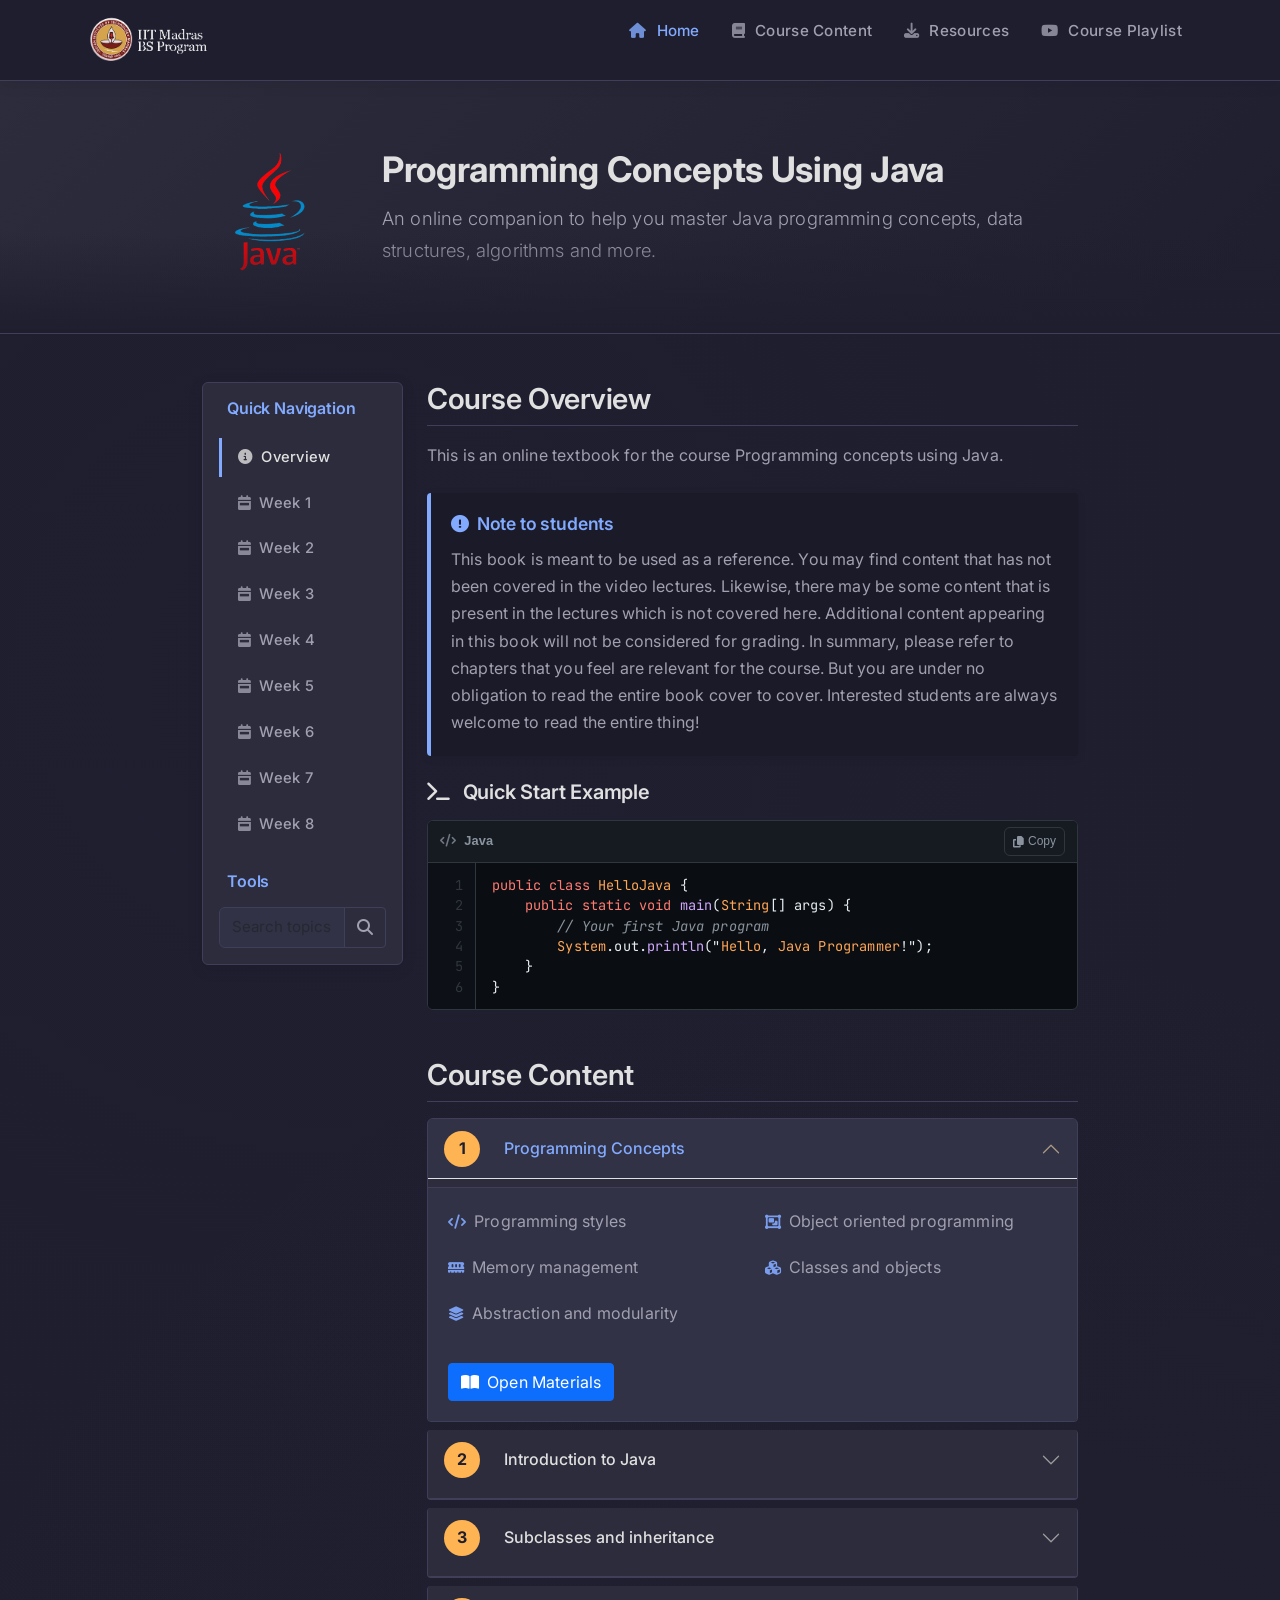
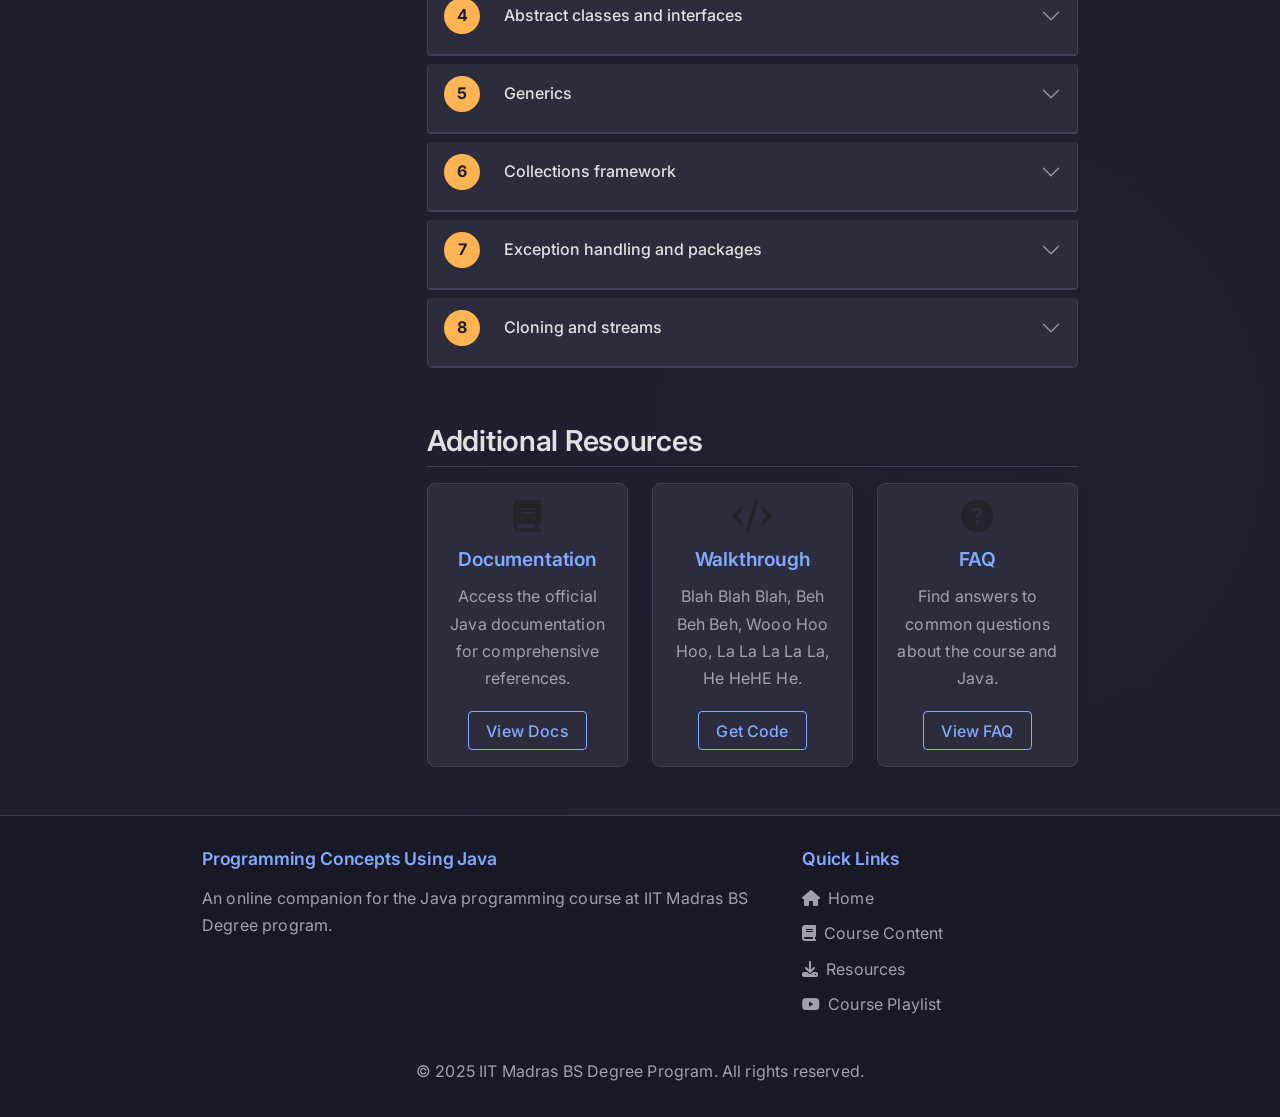
<file: index.html>
<!doctype html>
<html lang="en">
  <head>
    <meta charset="UTF-8" />
    <meta name="viewport" content="width=device-width, initial-scale=1.0" />
    <title>Java Programming Concepts - Course Companion</title>

    <!-- Fonts and Icons -->
    <link
      href="https://fonts.googleapis.com/css2?family=Inter:wght@300;400;500;600;700&family=JetBrains+Mono:wght@400;600&display=swap"
      rel="stylesheet"
    />
    <link
      rel="stylesheet"
      href="https://cdnjs.cloudflare.com/ajax/libs/font-awesome/6.5.1/css/all.min.css"
    />

    <!-- Bootstrap CSS -->
    <link
      href="https://cdn.jsdelivr.net/npm/bootstrap@5.3.2/dist/css/bootstrap.min.css"
      rel="stylesheet"
    />

    <!-- Custom CSS -->
    <link rel="stylesheet" href="./assets/styles.css" />
  </head>

  <body>
    <!-- Navigation -->
    <nav class="navbar navbar-expand-lg sticky-top">
      <div class="container">
        <a class="navbar-brand" href="#">
          <img src="./assets/logo.png" alt="Java IIT MBS Logo" />
        </a>
        <button
          class="navbar-toggler"
          type="button"
          data-bs-toggle="collapse"
          data-bs-target="#navbarNav"
        >
          <span class="navbar-toggler-icon"></span>
        </button>
        <div class="collapse navbar-collapse" id="navbarNav">
          <ul class="navbar-nav ms-auto">
            <li class="nav-item">
              <a class="nav-link active" href="#"
                ><i class="fas fa-home"></i> Home</a
              >
            </li>
            <li class="nav-item">
              <a class="nav-link" href="#course-content"
                ><i class="fas fa-book"></i> Course Content</a
              >
            </li>
            <li class="nav-item">
              <a class="nav-link" href="#resources"
                ><i class="fas fa-download"></i> Resources</a
              >
            </li>
            <li class="nav-item">
              <a
                class="nav-link"
                href="https://www.youtube.com/playlist?list=courseplaylists"
                target="_blank"
                ><i class="fab fa-youtube"></i> Course Playlist</a
              >
            </li>
          </ul>
        </div>
      </div>
    </nav>

    <!-- Hero Section -->
    <section class="hero-section">
      <div class="container content-container">
        <div class="hero-content">
          <img src="./assets/java-logo.png" alt="Java Logo" class="java-logo" />
          <div class="hero-text">
            <h1>Programming Concepts Using Java</h1>
            <p>
              An online companion to help you master Java programming concepts,
              data structures, algorithms and more.
            </p>
          </div>
        </div>
      </div>
    </section>

    <!-- Main Content -->
    <div class="container content-container my-5">
      <div class="row">
        <!-- Sidebar - Course Navigation -->
        <div class="col-lg-3 mb-4">
          <div class="course-nav p-3 rounded">
            <h5 class="mb-3">Quick Navigation</h5>
            <div class="nav flex-column">
              <a class="nav-link active" href="#overview"
                ><i class="fas fa-info-circle me-2"></i>Overview</a
              >
              <a class="nav-link" href="#week1"
                ><i class="fas fa-calendar-week me-2"></i>Week 1</a
              >
              <a class="nav-link" href="#week2"
                ><i class="fas fa-calendar-week me-2"></i>Week 2</a
              >
              <a class="nav-link" href="#week3"
                ><i class="fas fa-calendar-week me-2"></i>Week 3</a
              >
              <a class="nav-link" href="#week4"
                ><i class="fas fa-calendar-week me-2"></i>Week 4</a
              >
              <a class="nav-link" href="#week5"
                ><i class="fas fa-calendar-week me-2"></i>Week 5</a
              >
              <a class="nav-link" href="#week6"
                ><i class="fas fa-calendar-week me-2"></i>Week 6</a
              >
              <a class="nav-link" href="#week7"
                ><i class="fas fa-calendar-week me-2"></i>Week 7</a
              >
              <a class="nav-link" href="#week8"
                ><i class="fas fa-calendar-week me-2"></i>Week 8</a
              >
            </div>

            <div class="mt-4">
              <h5 class="mb-3">Tools</h5>
              <div class="input-group">
                <input
                  type="text"
                  class="form-control"
                  placeholder="Search topics..."
                />
                <button class="btn btn-outline-secondary" type="button">
                  <i class="fas fa-search"></i>
                </button>
              </div>
            </div>
          </div>
        </div>

        <!-- Main Content Area -->
        <div class="col-lg-9">
          <section id="overview">
            <h2>Course Overview</h2>
            <p>
              This is an online textbook for the course Programming concepts
              using Java.
            </p>

            <div class="note-box">
              <h5>
                <i class="fas fa-exclamation-circle me-2"></i>Note to students
              </h5>
              <p class="mb-0">
                This book is meant to be used as a reference. You may find
                content that has not been covered in the video lectures.
                Likewise, there may be some content that is present in the
                lectures which is not covered here. Additional content appearing
                in this book will not be considered for grading. In summary,
                please refer to chapters that you feel are relevant for the
                course. But you are under no obligation to read the entire book
                cover to cover. Interested students are always welcome to read
                the entire thing!
              </p>
            </div>

            <!-- Example Code Block -->
            <div class="mt-4">
              <h5><i class="fas fa-terminal me-2"></i> Quick Start Example</h5>
              <div class="code-block-wrapper">
                <div class="code-header">
                  <div class="code-language">
                    <i class="fas fa-code"></i> Java
                  </div>
                  <button class="copy-button">
                    <i class="fas fa-copy"></i> Copy
                  </button>
                </div>
                <pre><code>public class HelloJava {
    public static void main(String[] args) {
        // Your first Java program
        System.out.println("Hello, Java Programmer!");
    }
}</code></pre>
              </div>
            </div>
          </section>

          <section id="course-content" class="mt-5">
            <h2>Course Content</h2>

            <div class="row g-4">
              <div class="col-12">
                <div class="accordion" id="weekAccordion">
                  <!-- Week 1 -->
                  <div class="accordion-item" id="week1">
                    <h2 class="accordion-header">
                      <button
                        class="accordion-button"
                        type="button"
                        data-bs-toggle="collapse"
                        data-bs-target="#week1Collapse"
                      >
                        <div class="week-badge">1</div>
                        <span class="ms-2">Programming Concepts</span>
                      </button>
                    </h2>
                    <div
                      id="week1Collapse"
                      class="accordion-collapse collapse show"
                      data-bs-parent="#weekAccordion"
                    >
                      <div class="accordion-body">
                        <div class="row">
                          <div class="col-md-6 mb-3">
                            <p>
                              <i class="fas fa-code content-icon"></i
                              >Programming styles
                            </p>
                            <p>
                              <i class="fas fa-memory content-icon"></i>Memory
                              management
                            </p>
                            <p>
                              <i class="fas fa-layer-group content-icon"></i
                              >Abstraction and modularity
                            </p>
                          </div>
                          <div class="col-md-6 mb-3">
                            <p>
                              <i class="fas fa-object-group content-icon"></i
                              >Object oriented programming
                            </p>
                            <p>
                              <i class="fas fa-cubes content-icon"></i>Classes
                              and objects
                            </p>
                          </div>
                        </div>
                        <a href="./week-1/summary.html" class="btn btn-primary">
                          <i class="fas fa-book-open me-2"></i>Open Materials
                        </a>
                      </div>
                    </div>
                  </div>

                  <!-- Week 2 -->
                  <div class="accordion-item" id="week2">
                    <h2 class="accordion-header">
                      <button
                        class="accordion-button collapsed"
                        type="button"
                        data-bs-toggle="collapse"
                        data-bs-target="#week2Collapse"
                      >
                        <div class="week-badge">2</div>
                        <span class="ms-2">Introduction to Java</span>
                      </button>
                    </h2>
                    <div
                      id="week2Collapse"
                      class="accordion-collapse collapse"
                      data-bs-parent="#weekAccordion"
                    >
                      <div class="accordion-body">
                        <div class="row">
                          <div class="col-md-6 mb-3">
                            <p>
                              <i class="fas fa-database content-icon"></i>Basic
                              datatypes
                            </p>
                            <p>
                              <i class="fas fa-random content-icon"></i>Control
                              flow
                            </p>
                          </div>
                          <div class="col-md-6 mb-3">
                            <p>
                              <i class="fas fa-boxes content-icon"></i>Defining
                              classes and objects
                            </p>
                            <p>
                              <i class="fas fa-exchange-alt content-icon"></i
                              >Basic input and output
                            </p>
                          </div>
                        </div>
                        <a href="./week-2/summary.html" class="btn btn-primary">
                          <i class="fas fa-book-open me-2"></i>Open Materials
                        </a>
                      </div>
                    </div>
                  </div>

                  <!-- Week 3 -->
                  <div class="accordion-item" id="week3">
                    <h2 class="accordion-header">
                      <button
                        class="accordion-button collapsed"
                        type="button"
                        data-bs-toggle="collapse"
                        data-bs-target="#week3Collapse"
                      >
                        <div class="week-badge">3</div>
                        <span class="ms-2">Subclasses and inheritance</span>
                      </button>
                    </h2>
                    <div
                      id="week3Collapse"
                      class="accordion-collapse collapse"
                      data-bs-parent="#weekAccordion"
                    >
                      <div class="accordion-body">
                        <div class="row">
                          <div class="col-md-6 mb-3">
                            <p>
                              <i class="fas fa-sitemap content-icon"></i>The
                              philosophy of OO programming
                            </p>
                            <p>
                              <i class="fas fa-project-diagram content-icon"></i
                              >Subclasses and inheritance
                            </p>
                            <p>
                              <i class="fas fa-code-branch content-icon"></i
                              >Dynamic dispatch and polymorphism
                            </p>
                          </div>
                          <div class="col-md-6 mb-3">
                            <p>
                              <i class="fas fa-tree content-icon"></i>Java class
                              hierarchy
                            </p>
                            <p>
                              <i class="fas fa-not-equal content-icon"></i
                              >Subtyping vs inheritance
                            </p>
                            <p>
                              <i class="fas fa-shield-alt content-icon"></i>Java
                              modifiers
                            </p>
                          </div>
                        </div>
                        <a href="./week-3/summary.html" class="btn btn-primary">
                          <i class="fas fa-book-open me-2"></i>Open Materials
                        </a>
                      </div>
                    </div>
                  </div>

                  <!-- Week 4 -->
                  <div class="accordion-item" id="week4">
                    <h2 class="accordion-header">
                      <button
                        class="accordion-button collapsed"
                        type="button"
                        data-bs-toggle="collapse"
                        data-bs-target="#week4Collapse"
                      >
                        <div class="week-badge">4</div>
                        <span class="ms-2">
                          Abstract classes and interfaces
                        </span>
                      </button>
                    </h2>
                    <div
                      id="week4Collapse"
                      class="accordion-collapse collapse"
                      data-bs-parent="#weekAccordion"
                    >
                      <div class="accordion-body">
                        <div class="row">
                          <div class="col-md-6 mb-3">
                            <p>
                              <i class="fas fa-file-code content-icon"></i
                              >Abstract classes
                            </p>
                            <p>
                              <i class="fas fa-plug content-icon"></i>Interfaces
                            </p>
                            <p>
                              <i class="fas fa-user-lock content-icon"></i
                              >Private classes
                            </p>
                          </div>
                          <div class="col-md-6 mb-3">
                            <p>
                              <i class="fas fa-sync-alt content-icon"></i
                              >Controlled interactions with objects
                            </p>
                            <p>
                              <i class="fas fa-phone-alt content-icon"></i
                              >Callbacks
                            </p>
                            <p>
                              <i class="fas fa-arrows-alt content-icon"></i
                              >Iterators
                            </p>
                          </div>
                        </div>
                        <a href="./week-4/summary.html" class="btn btn-primary">
                          <i class="fas fa-book-open me-2"></i>Open Materials
                        </a>
                      </div>
                    </div>
                  </div>

                  <!-- Week 5 -->
                  <div class="accordion-item" id="week5">
                    <h2 class="accordion-header">
                      <button
                        class="accordion-button collapsed"
                        type="button"
                        data-bs-toggle="collapse"
                        data-bs-target="#week5Collapse"
                      >
                        <div class="week-badge">5</div>
                        <span class="ms-2">Generics</span>
                      </button>
                    </h2>
                    <div
                      id="week5Collapse"
                      class="accordion-collapse collapse"
                      data-bs-parent="#weekAccordion"
                    >
                      <div class="accordion-body">
                        <div class="row">
                          <div class="col-md-6">
                            <p>
                              <i class="fas fa-sync-alt content-icon"></i
                              >Polymorphism revisited
                            </p>
                            <p>
                              <i class="fas fa-code-branch content-icon"></i
                              >Generics and subtyping
                            </p>
                            <p>
                              <i class="fas fa-star content-icon"></i>Wildcards
                            </p>
                          </div>
                          <div class="col-md-6">
                            <p>
                              <i class="fas fa-running content-icon"></i
                              >Generics at runtime
                            </p>
                            <p>
                              <i class="fas fa-cog content-icon"></i>Reflection
                            </p>
                          </div>
                        </div>
                        <a
                          href="./week-5/summary.html"
                          class="btn btn-primary mt-2"
                        >
                          <i class="fas fa-book-open me-2"></i>Open Materials
                        </a>
                      </div>
                    </div>
                  </div>

                  <!-- Week 6 -->
                  <div class="accordion-item">
                    <h2 class="accordion-header">
                      <button
                        class="accordion-button collapsed"
                        type="button"
                        data-bs-toggle="collapse"
                        data-bs-target="#week6Collapse"
                      >
                        <div class="week-badge">6</div>
                        <span class="ms-2">Collections framework</span>
                      </button>
                    </h2>
                    <div
                      id="week6Collapse"
                      class="accordion-collapse collapse"
                      data-bs-parent="#weekAccordion"
                    >
                      <div class="accordion-body">
                        <div class="row">
                          <div class="col-md-6">
                            <p>
                              <i class="fas fa-route content-icon"></i>Benefits
                              of indirection
                            </p>
                            <p>
                              <i class="fas fa-shapes content-icon"></i>Concrete
                              collections
                            </p>
                          </div>
                          <div class="col-md-6">
                            <p><i class="fas fa-map content-icon"></i>Maps</p>
                          </div>
                        </div>
                        <a
                          href="./week-6/summary.html"
                          class="btn btn-primary mt-2"
                        >
                          <i class="fas fa-book-open me-2"></i>Open Materials
                        </a>
                      </div>
                    </div>
                  </div>

                  <!-- Week 7 -->
                  <div class="accordion-item">
                    <h2 class="accordion-header">
                      <button
                        class="accordion-button collapsed"
                        type="button"
                        data-bs-toggle="collapse"
                        data-bs-target="#week7Collapse"
                      >
                        <div class="week-badge">7</div>
                        <span class="ms-2"
                          >Exception handling and packages</span
                        >
                      </button>
                    </h2>
                    <div
                      id="week7Collapse"
                      class="accordion-collapse collapse"
                      data-bs-parent="#weekAccordion"
                    >
                      <div class="accordion-body">
                        <div class="row">
                          <div class="col-md-6">
                            <p>
                              <i
                                class="fas fa-exclamation-triangle content-icon"
                              ></i
                              >Dealing with errors
                            </p>
                            <p>
                              <i class="fas fa-bug content-icon"></i>Exceptions
                              in Java
                            </p>
                            <p>
                              <i class="fas fa-box content-icon"></i>Packages
                            </p>
                          </div>
                          <div class="col-md-6">
                            <p>
                              <i class="fas fa-check-double content-icon"></i
                              >Assertions
                            </p>
                            <p>
                              <i class="fas fa-clipboard-list content-icon"></i
                              >Logging
                            </p>
                          </div>
                        </div>
                        <a
                          href="./week-7/summary.html"
                          class="btn btn-primary mt-2"
                        >
                          <i class="fas fa-book-open me-2"></i>Open Materials
                        </a>
                      </div>
                    </div>
                  </div>

                  <!-- Week 8 -->
                  <div class="accordion-item">
                    <h2 class="accordion-header">
                      <button
                        class="accordion-button collapsed"
                        type="button"
                        data-bs-toggle="collapse"
                        data-bs-target="#week8Collapse"
                      >
                        <div class="week-badge">8</div>
                        <span class="ms-2">Cloning and streams</span>
                      </button>
                    </h2>
                    <div
                      id="week8Collapse"
                      class="accordion-collapse collapse"
                      data-bs-parent="#weekAccordion"
                    >
                      <div class="accordion-body">
                        <div class="row">
                          <div class="col-md-6">
                            <p>
                              <i class="fas fa-clone content-icon"></i>Cloning
                            </p>
                            <p>
                              <i class="fas fa-lightbulb content-icon"></i>Type
                              inference
                            </p>
                            <p>
                              <i class="fas fa-arrow-up content-icon"></i>Higher
                              order functions
                            </p>
                          </div>
                          <div class="col-md-6">
                            <p>
                              <i class="fas fa-water content-icon"></i>Streams
                            </p>
                            <p>
                              <i class="fas fa-box-open content-icon"></i
                              >Optional types
                            </p>
                            <p>
                              <i class="fas fa-filter content-icon"></i
                              >Collecting results from streams
                            </p>
                          </div>
                        </div>
                        <a
                          href="./week-8/summary.html"
                          class="btn btn-primary mt-2"
                        >
                          <i class="fas fa-book-open me-2"></i>Open Materials
                        </a>
                      </div>
                    </div>
                  </div>
                </div>
              </div>
            </div>
          </section>

          <section id="resources" class="mt-5">
            <h2>Additional Resources</h2>
            <div class="row row-cols-1 row-cols-md-3 g-4">
              <div class="col">
                <div class="card h-100">
                  <div class="card-body text-center">
                    <i class="fas fa-book fa-2x mb-3"></i>
                    <h5 class="card-title">Documentation</h5>
                    <p class="card-text">
                      Access the official Java documentation for comprehensive
                      references.
                    </p>
                    <a
                      href="https://docs.oracle.com/en/java/"
                      class="btn btn-outline-primary"
                      target="_blank"
                      >View Docs</a
                    >
                  </div>
                </div>
              </div>
              <div class="col">
                <div class="card h-100">
                  <div class="card-body text-center">
                    <i class="fas fa-code fa-2x mb-3"></i>
                    <h5 class="card-title">Walkthrough</h5>
                    <p class="card-text">
                      Blah Blah Blah, Beh Beh Beh, Wooo Hoo Hoo, La La La La La,
                      He HeHE He.
                    </p>
                    <a href="#" class="btn btn-outline-primary">Get Code</a>
                  </div>
                </div>
              </div>
              <div class="col">
                <div class="card h-100">
                  <div class="card-body text-center">
                    <i class="fas fa-question-circle fa-2x mb-3"></i>
                    <h5 class="card-title">FAQ</h5>
                    <p class="card-text">
                      Find answers to common questions about the course and
                      Java.
                    </p>
                    <a href="#" class="btn btn-outline-primary">View FAQ</a>
                  </div>
                </div>
              </div>
            </div>
          </section>
        </div>
      </div>
    </div>

    <!-- Footer -->
    <footer>
      <div class="container content-container">
        <div class="row">
          <div class="col-lg-8 mb-4">
            <h5>Programming Concepts Using Java</h5>
            <p>
              An online companion for the Java programming course at IIT Madras
              BS Degree program.
            </p>
          </div>
          <div class="col-lg-4 mb-4">
            <h5>Quick Links</h5>
            <ul class="list-unstyled">
              <li>
                <a href="#"><i class="fas fa-home me-2"></i>Home</a>
              </li>
              <li>
                <a href="#course-content"
                  ><i class="fas fa-book me-2"></i>Course Content</a
                >
              </li>
              <li>
                <a href="#resources"
                  ><i class="fas fa-download me-2"></i>Resources</a
                >
              </li>
              <li>
                <a
                  href="https://www.youtube.com/playlist?list=courseplaylists"
                  target="_blank"
                  ><i class="fab fa-youtube me-2"></i>Course Playlist</a
                >
              </li>
            </ul>
          </div>
        </div>
        <div class="text-center">
          <p class="mb-0">
            &copy; 2025 IIT Madras BS Degree Program. All rights reserved.
          </p>
        </div>
      </div>
    </footer>

    <!-- Bootstrap JS Bundle with Popper -->
    <script src="https://cdn.jsdelivr.net/npm/bootstrap@5.3.2/dist/js/bootstrap.bundle.min.js"></script>
    <!-- Custom JS for Code Blocks -->
    <script src="./assets/js/codeblocks.js"></script>
  </body>
</html>
</file>
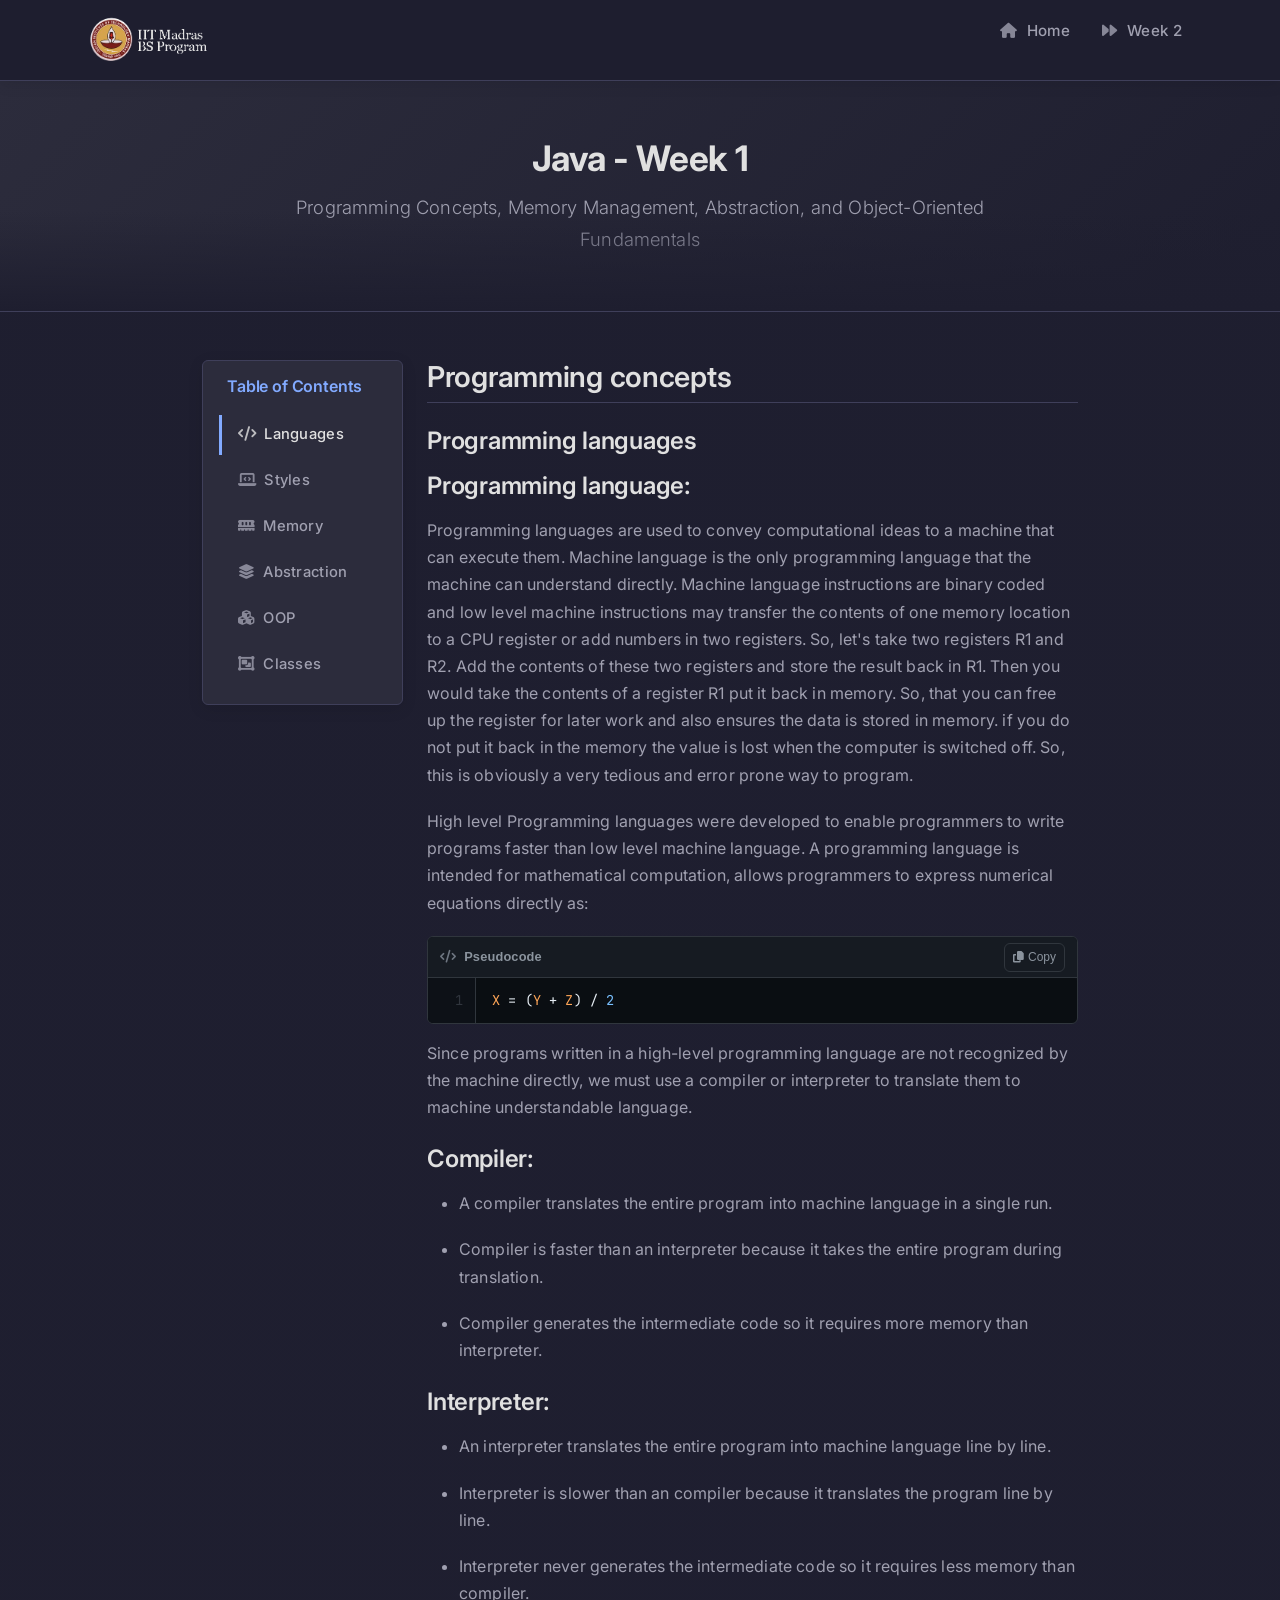
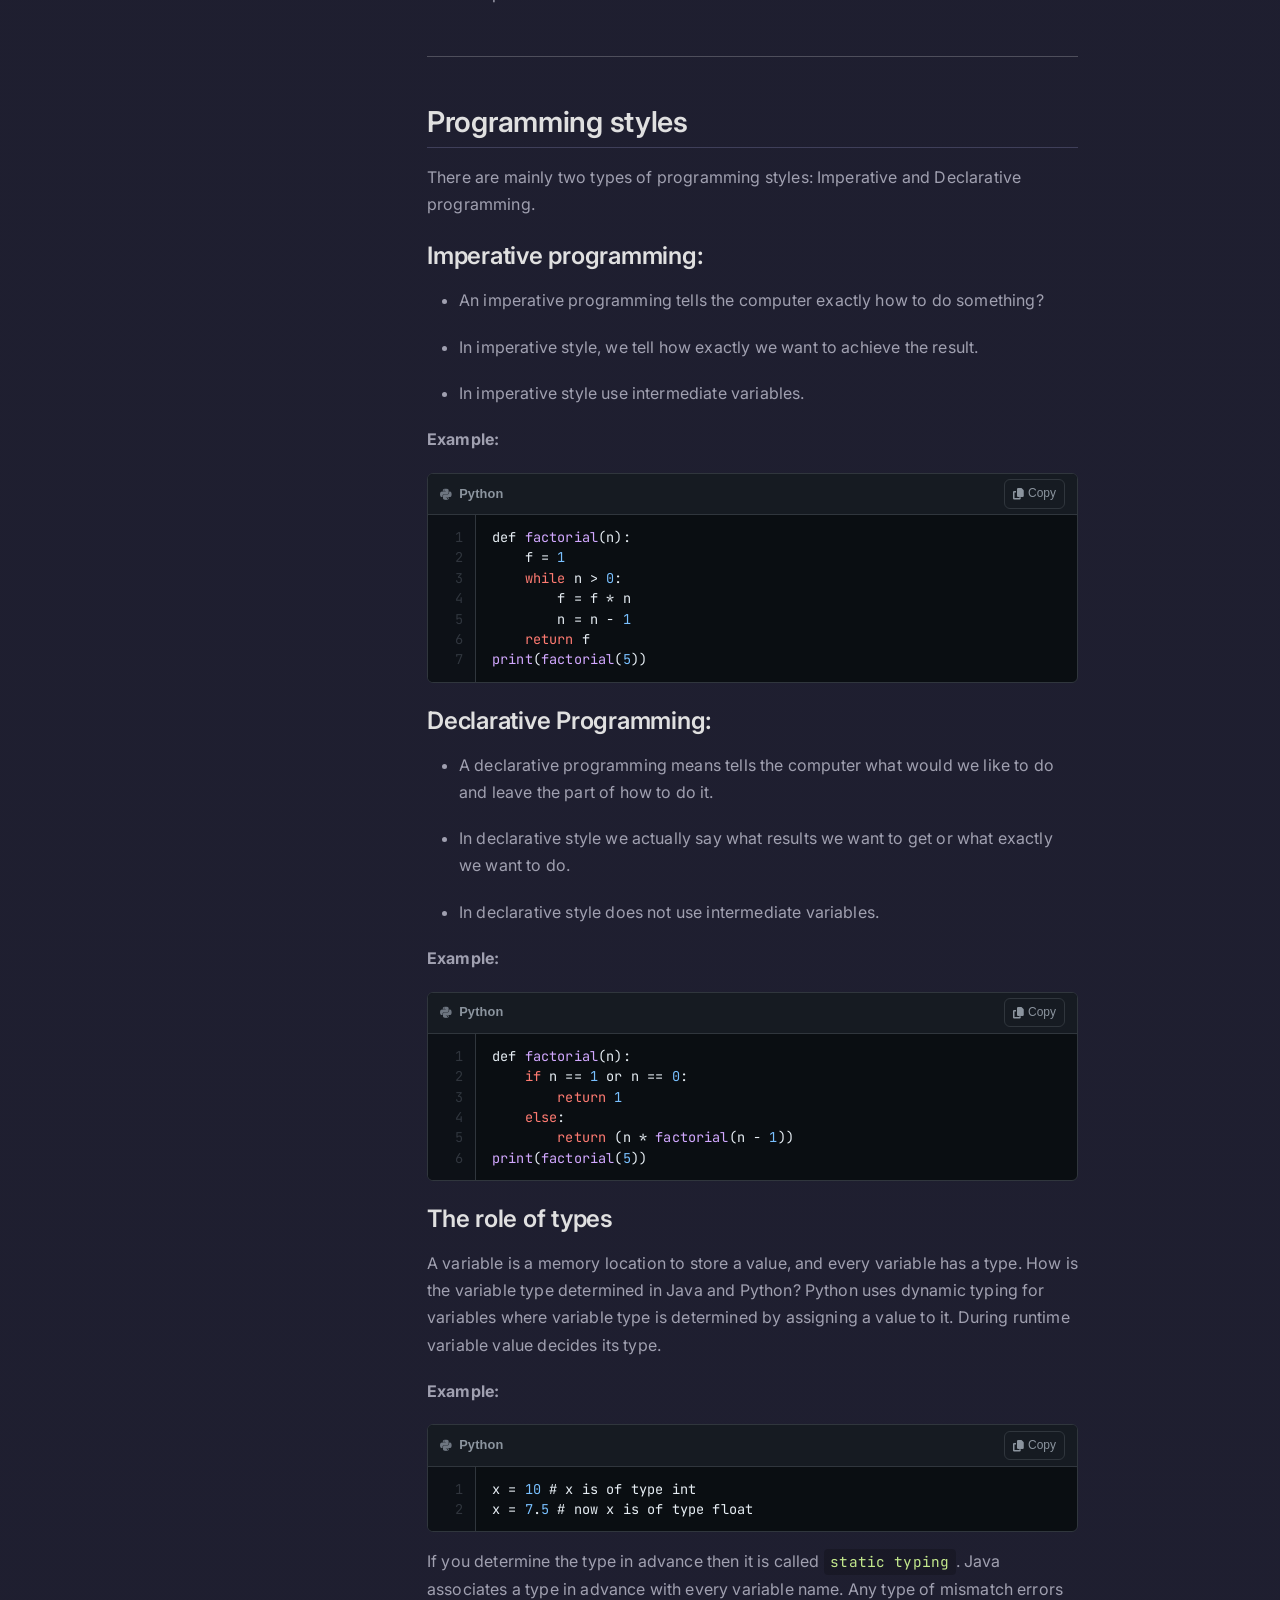
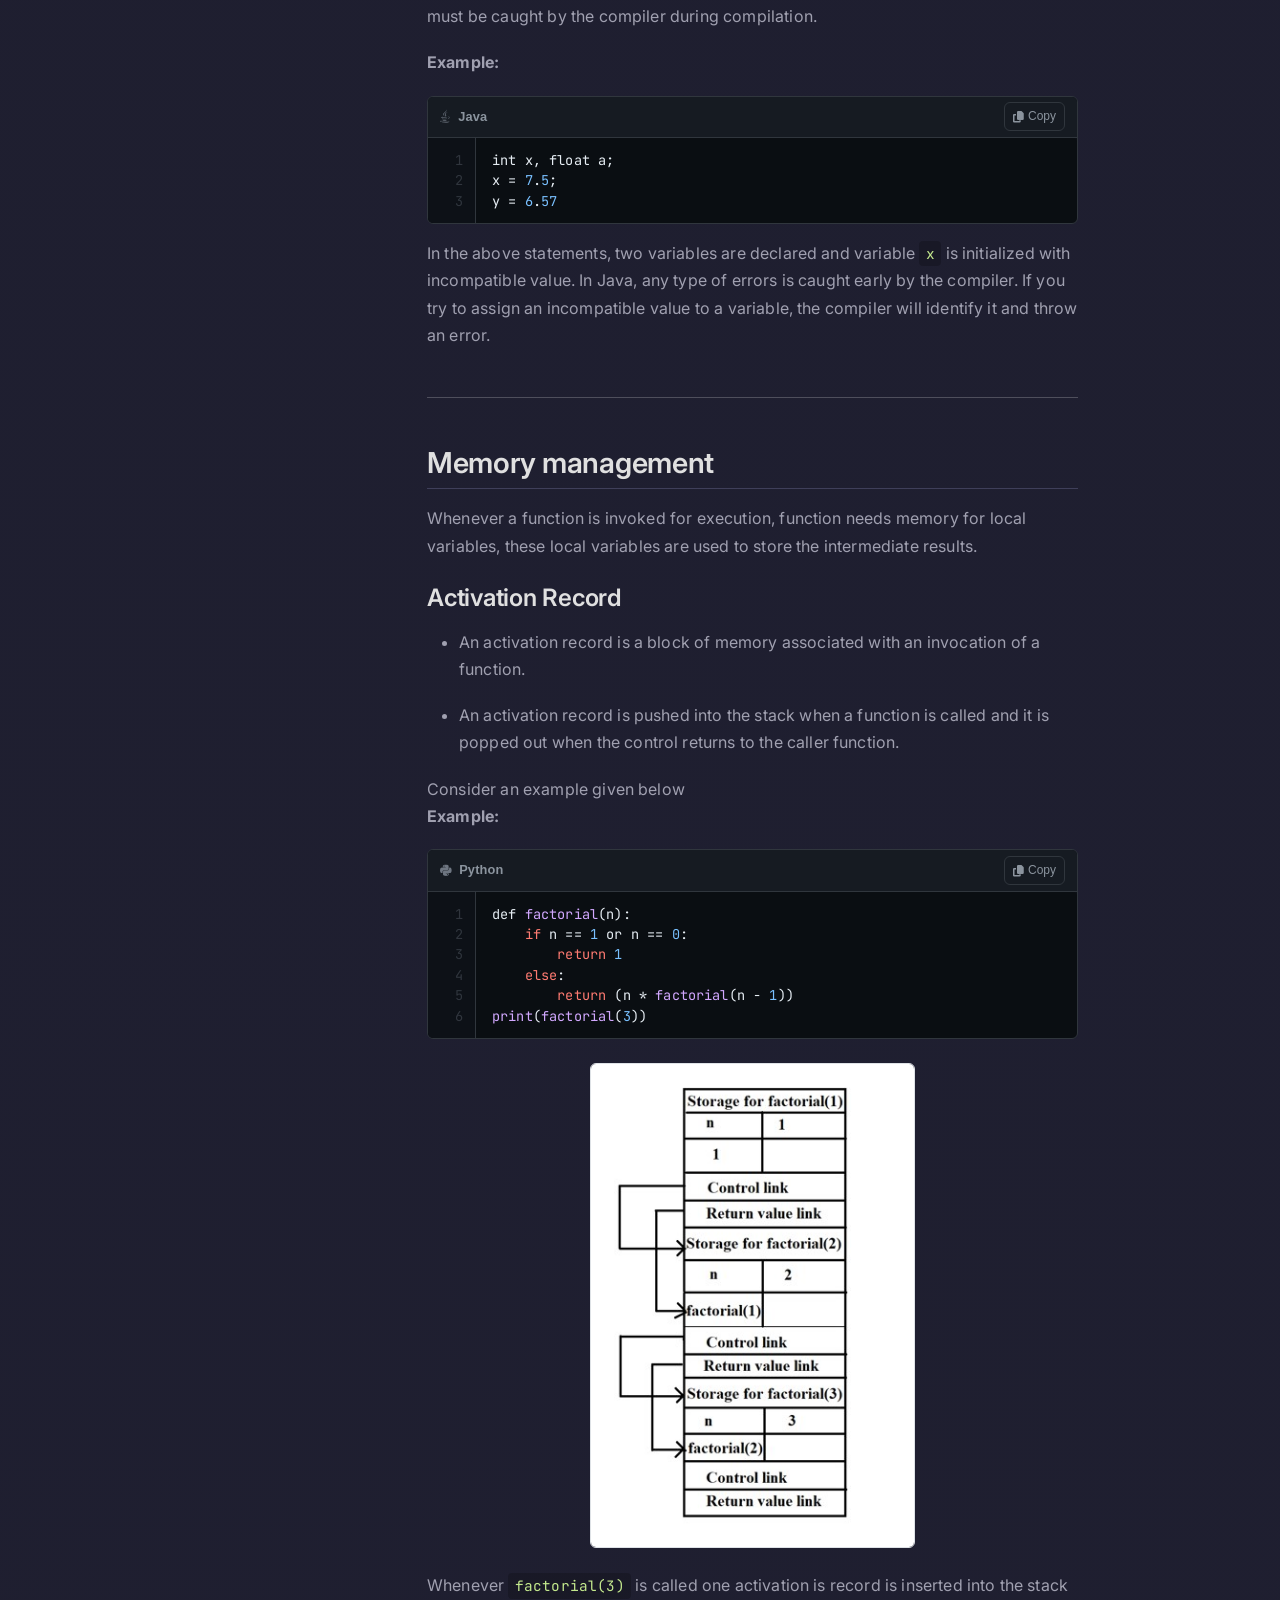
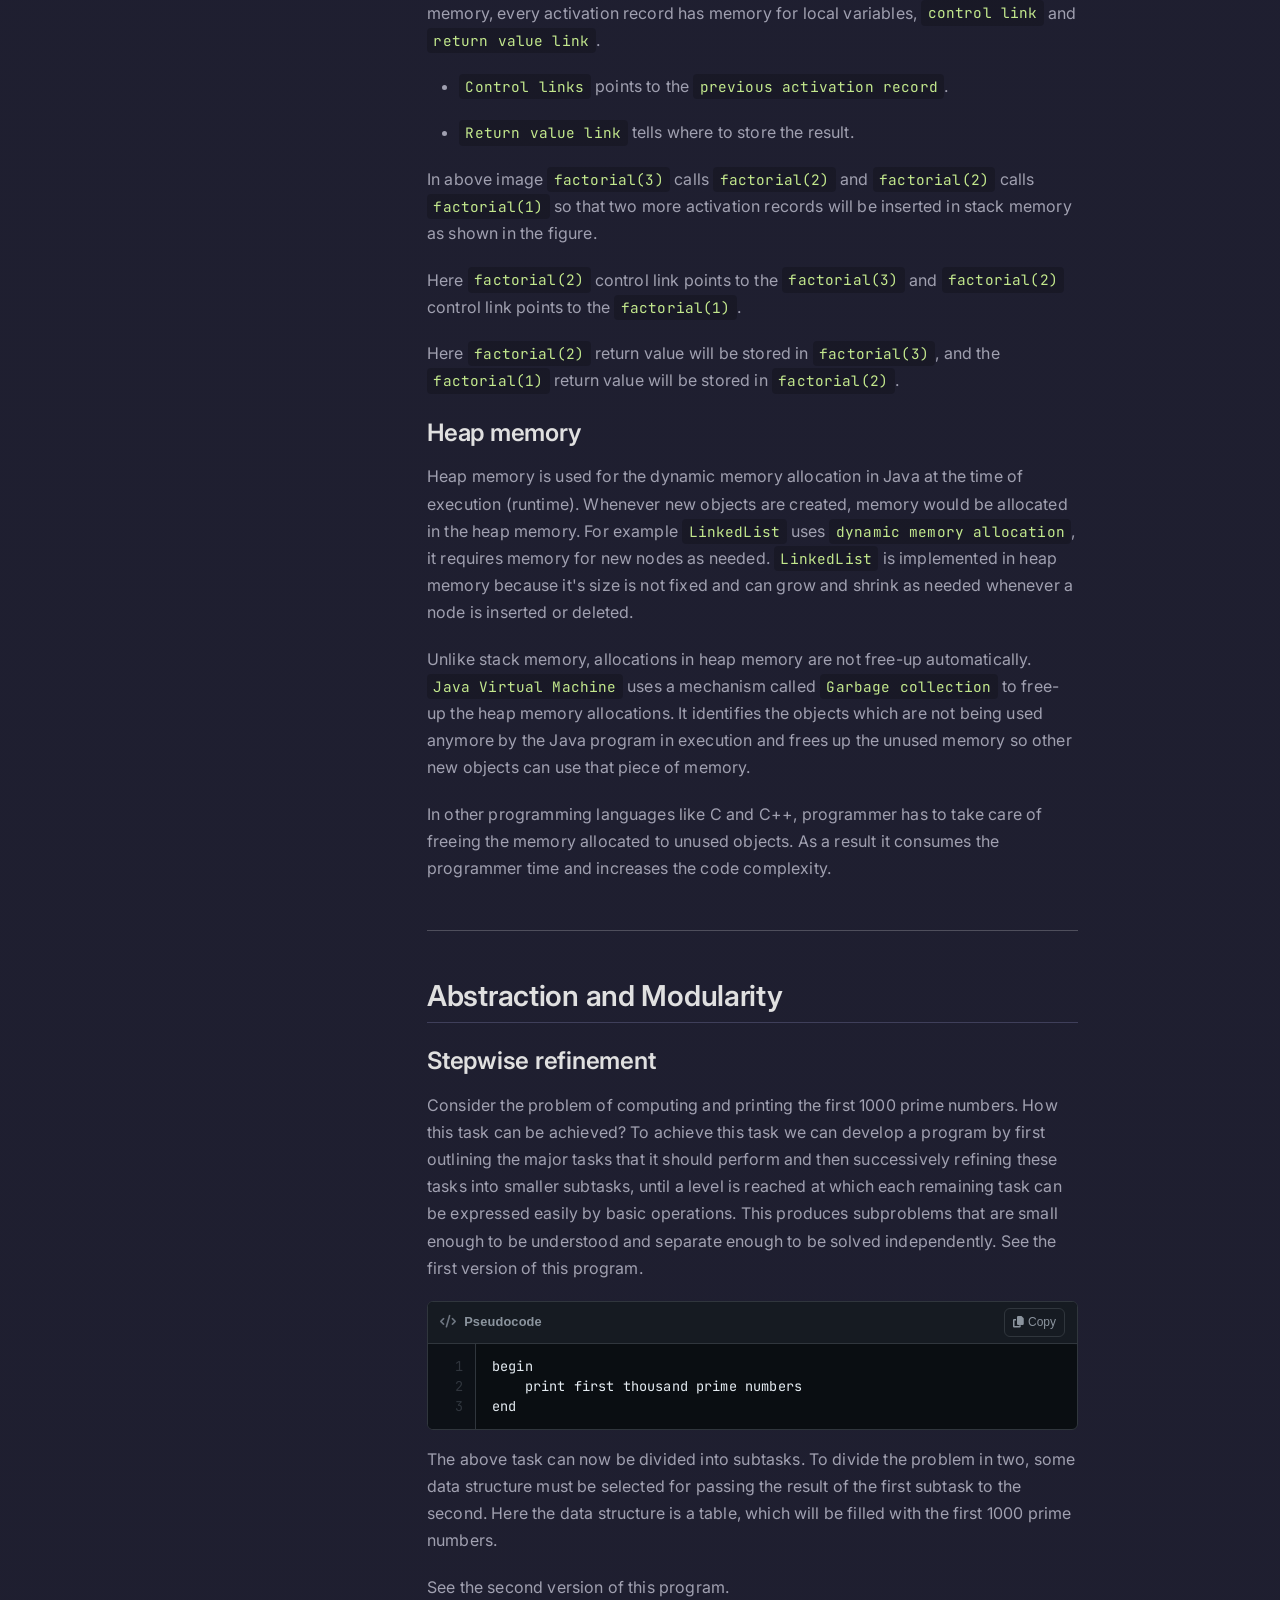
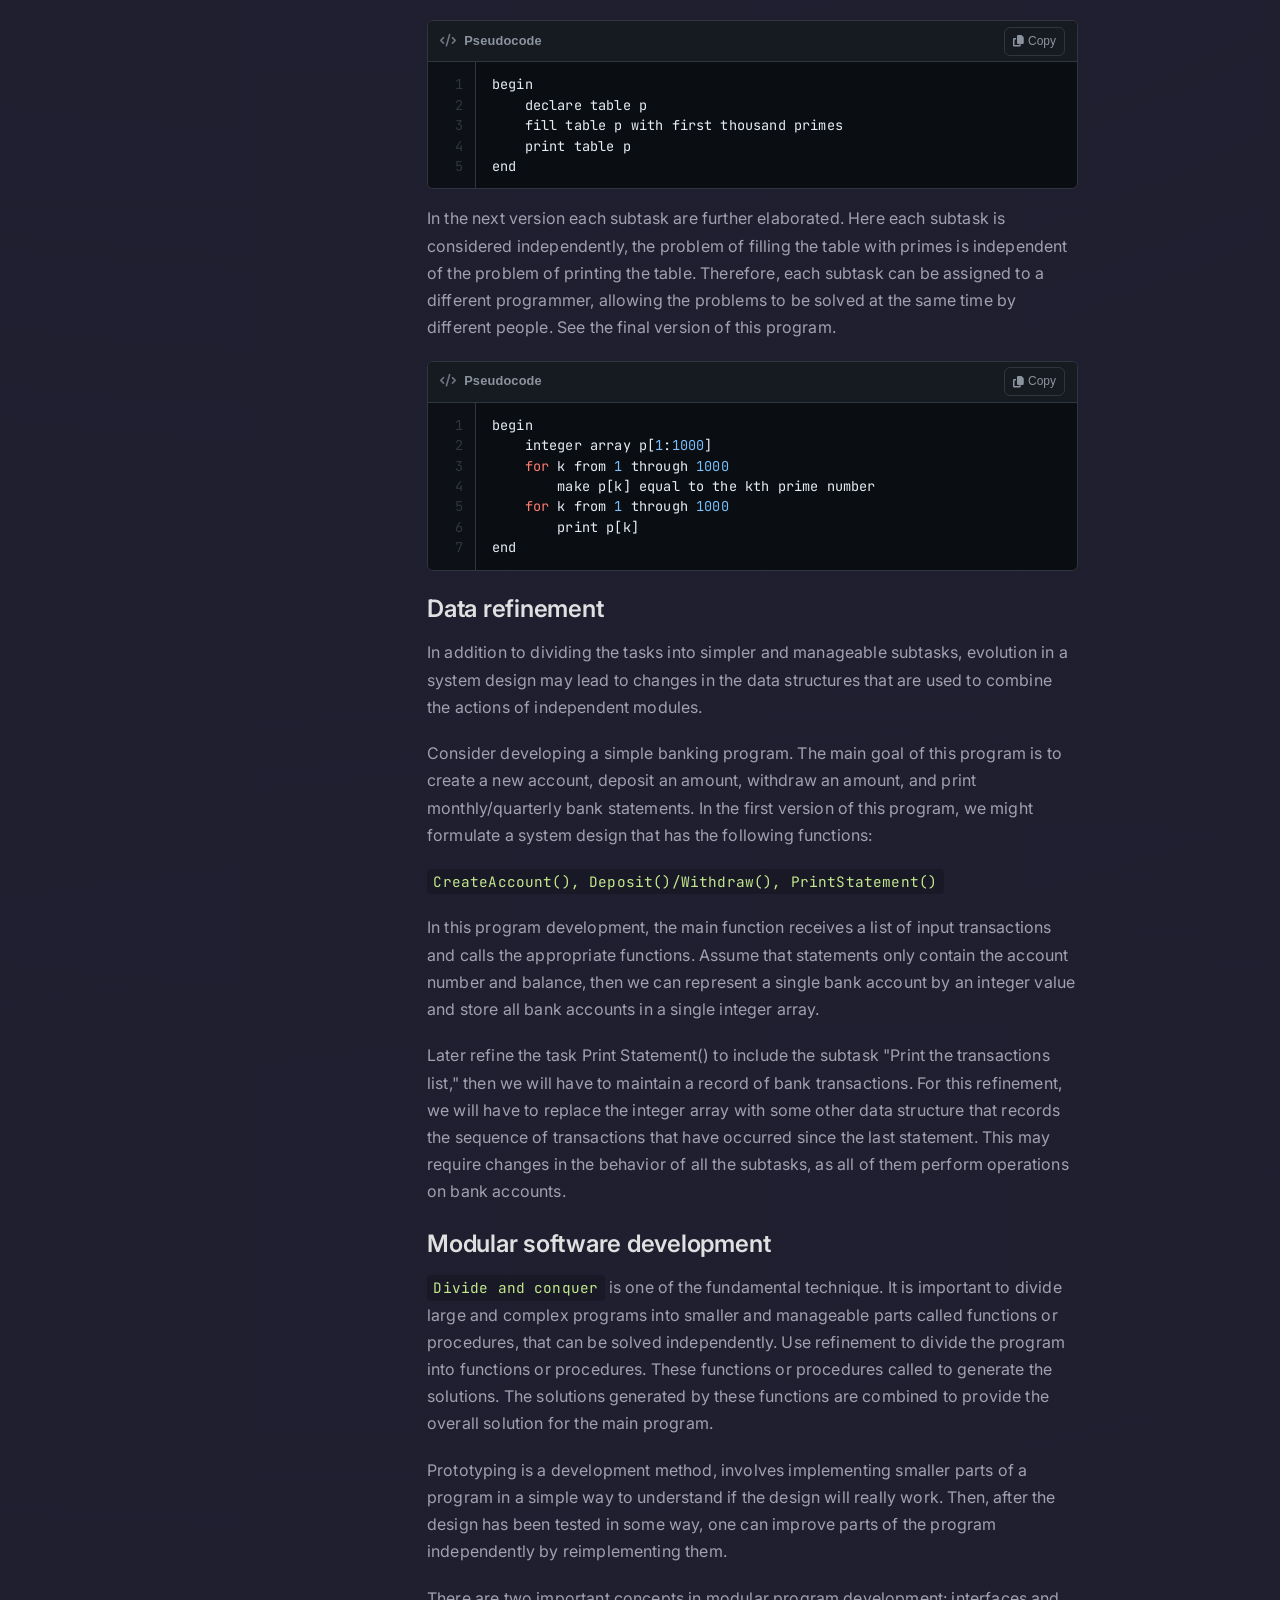
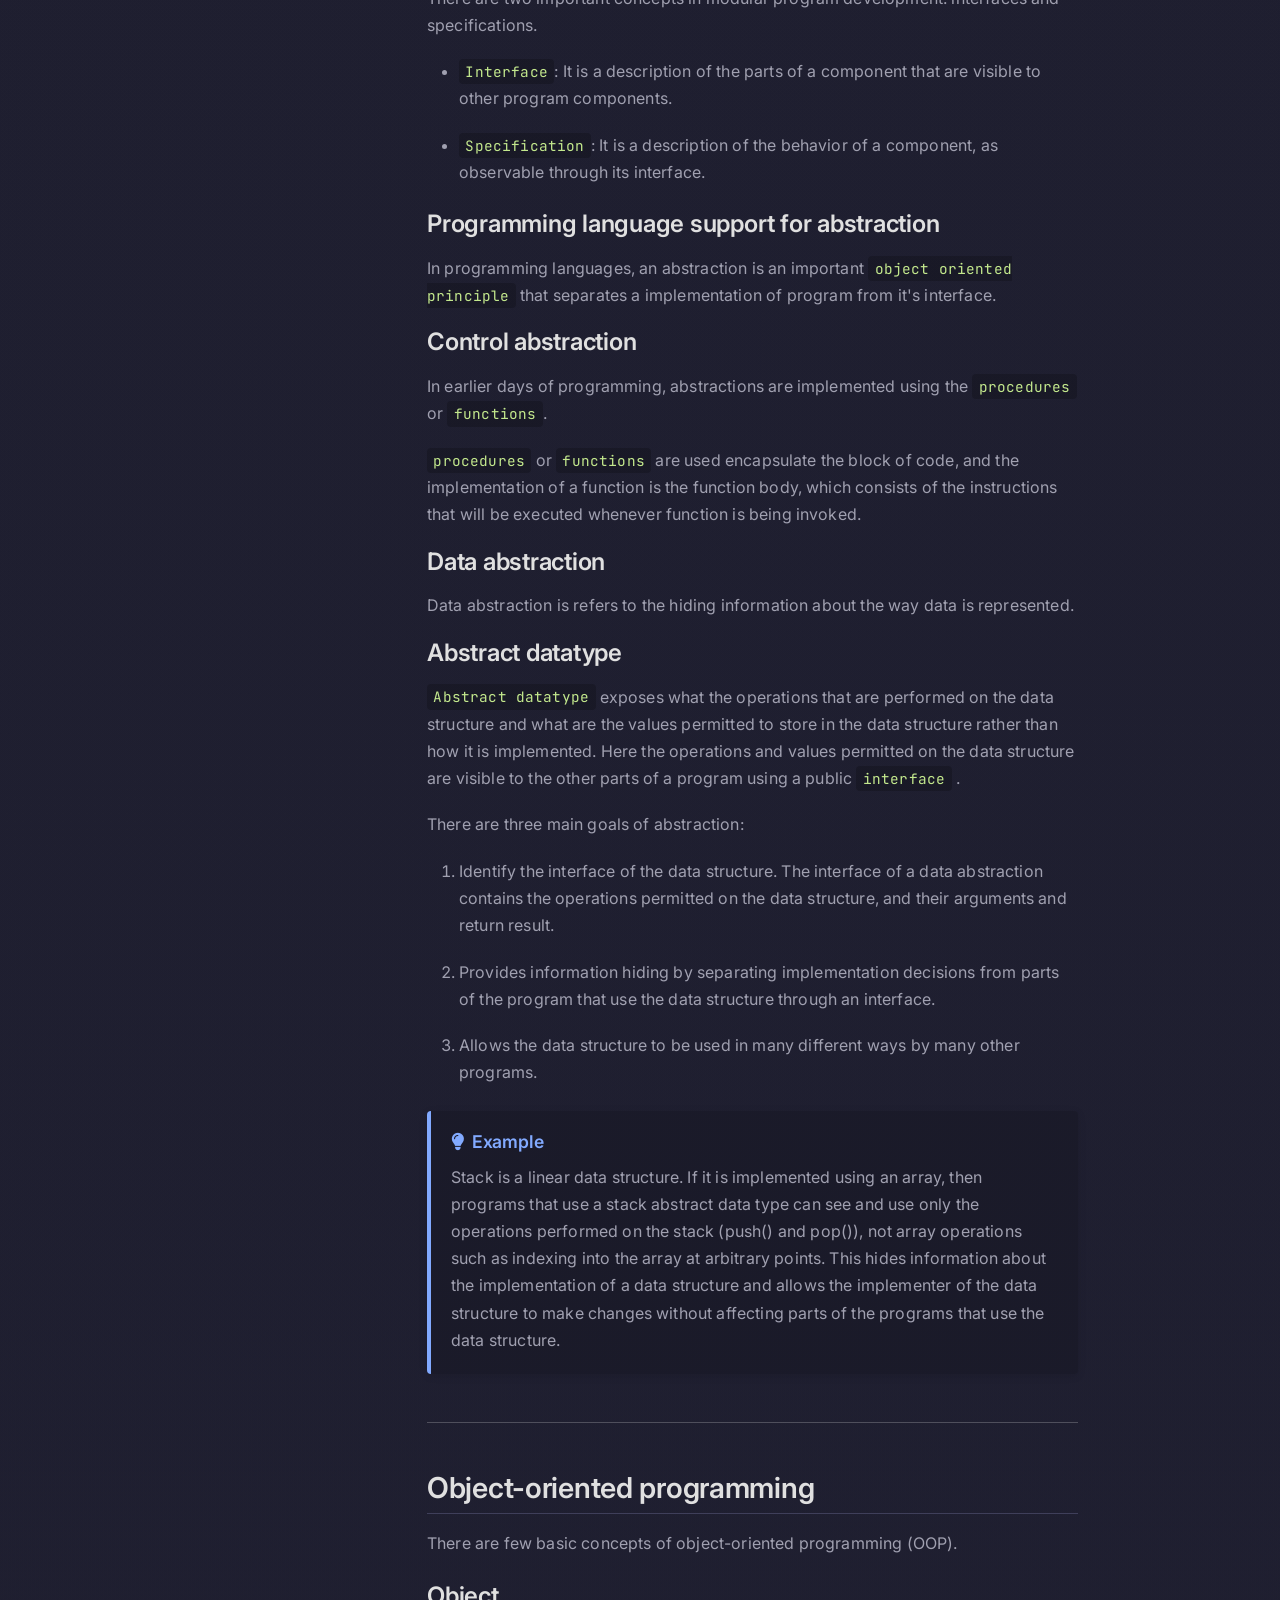
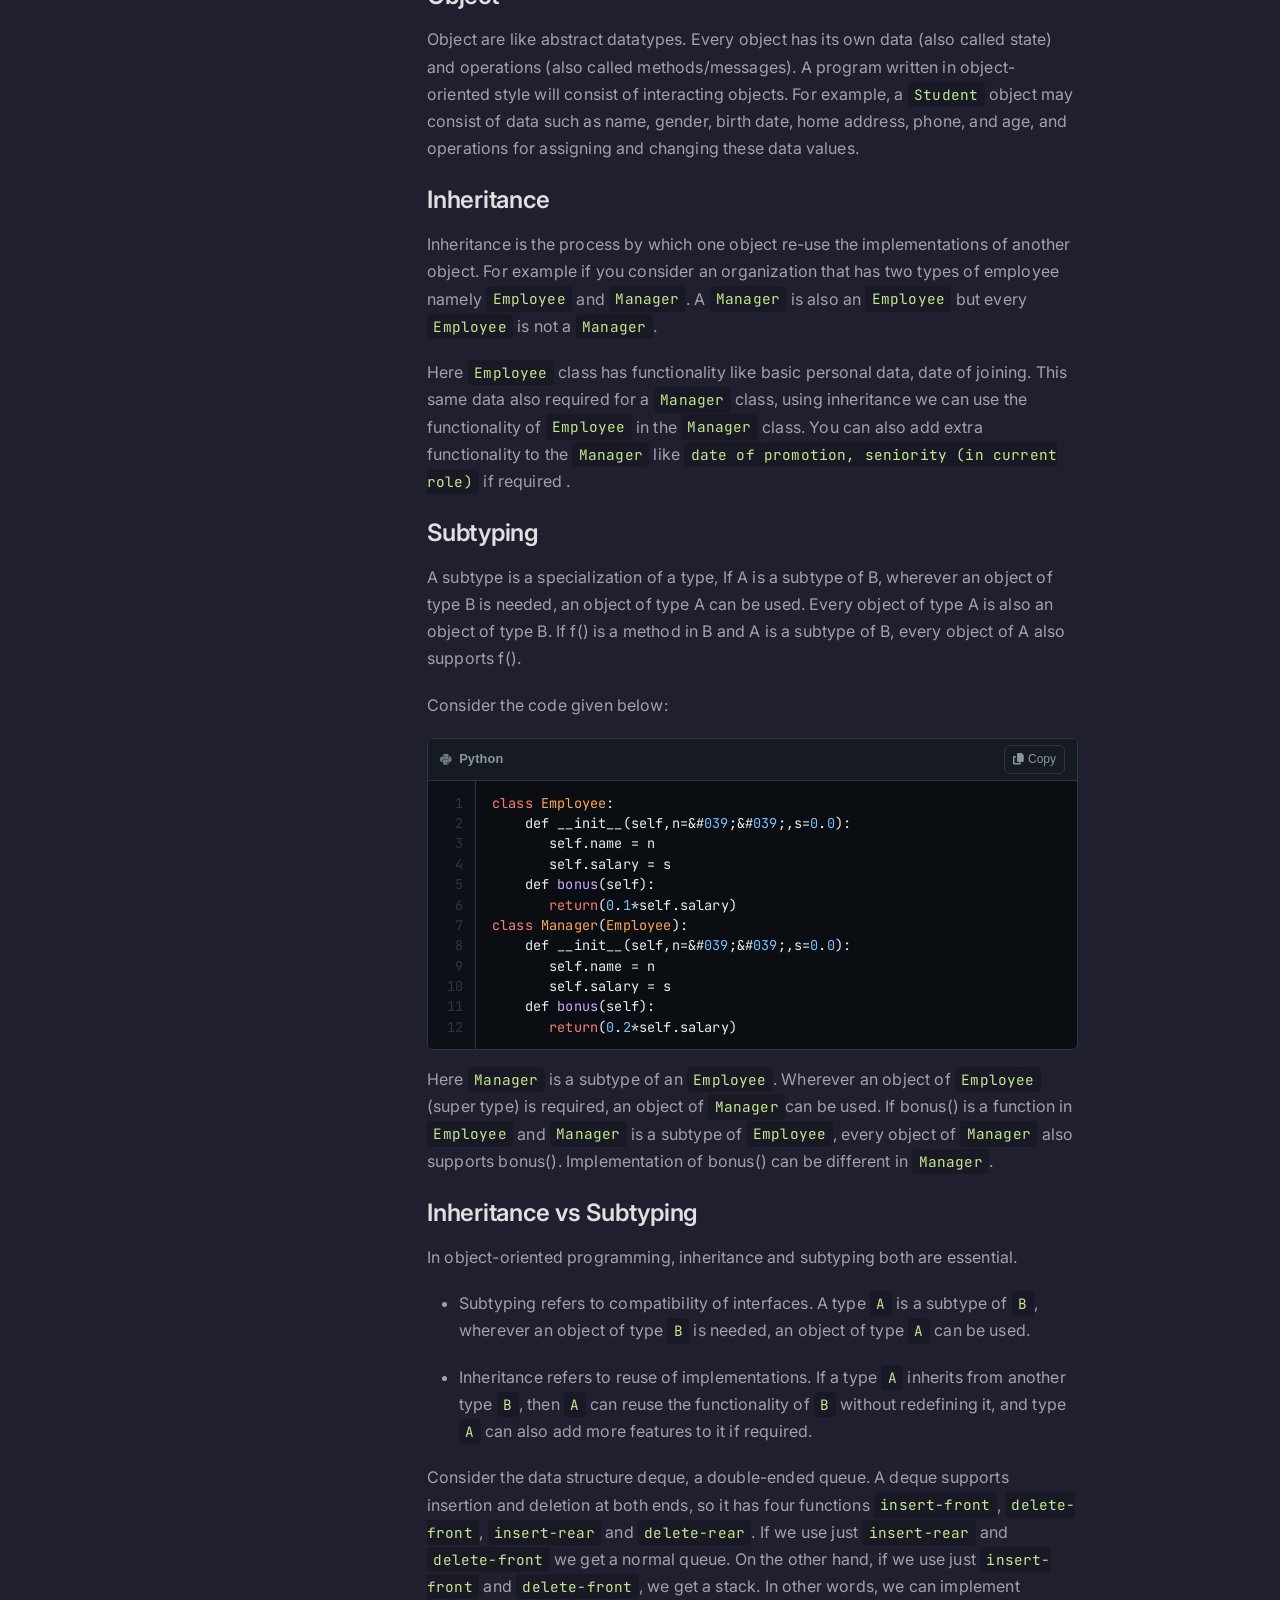
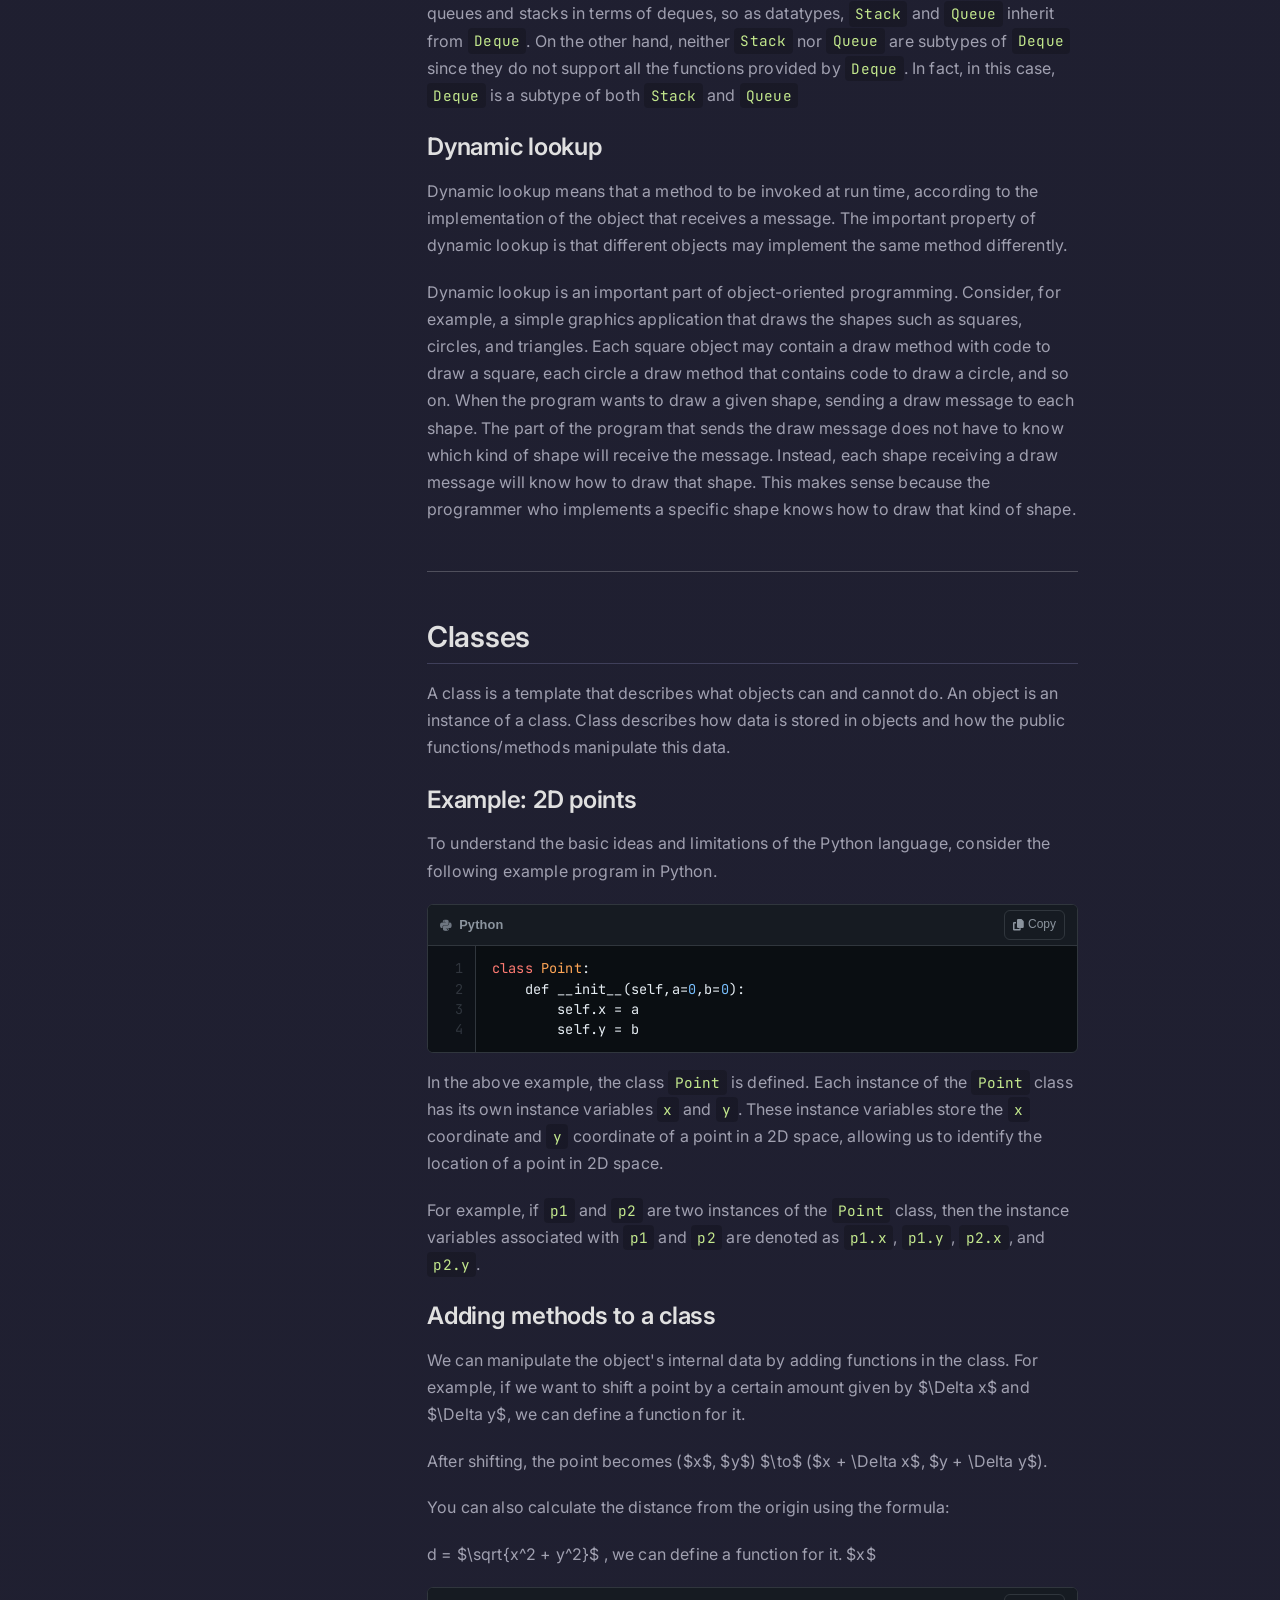
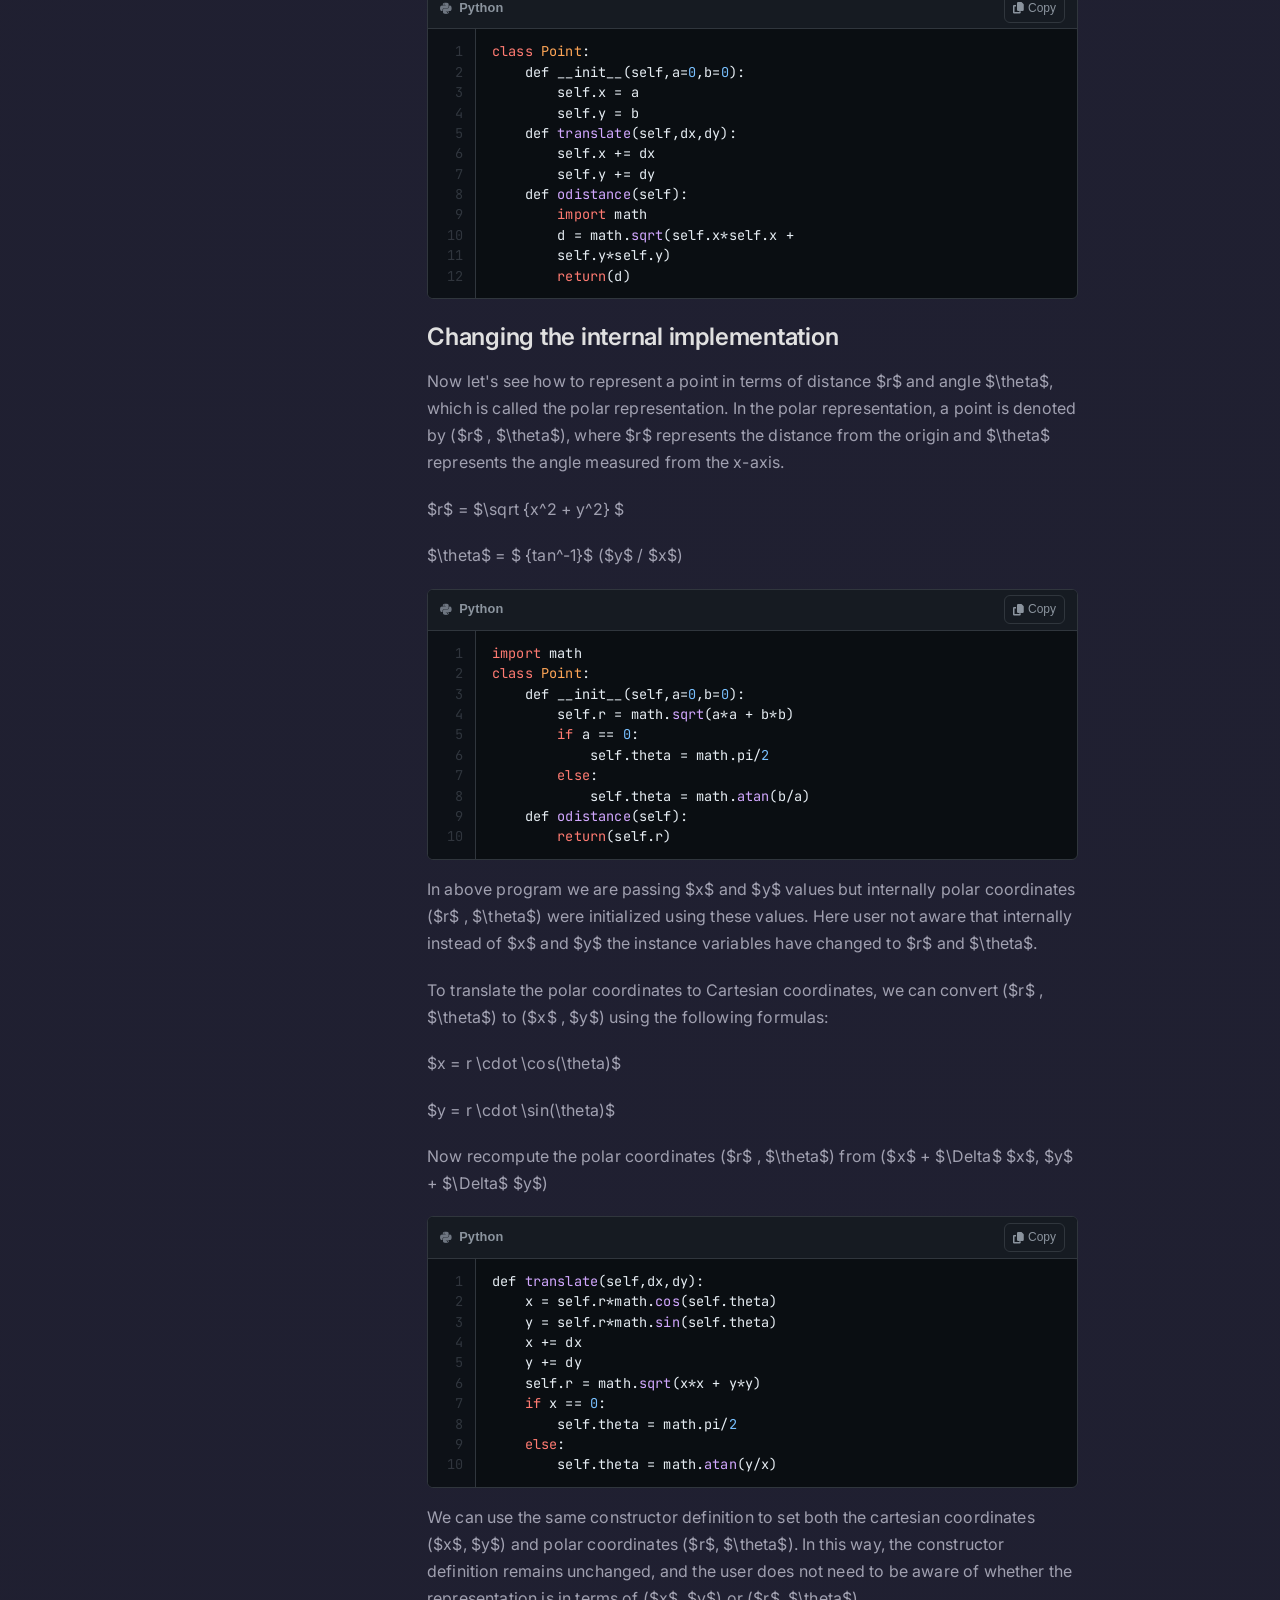
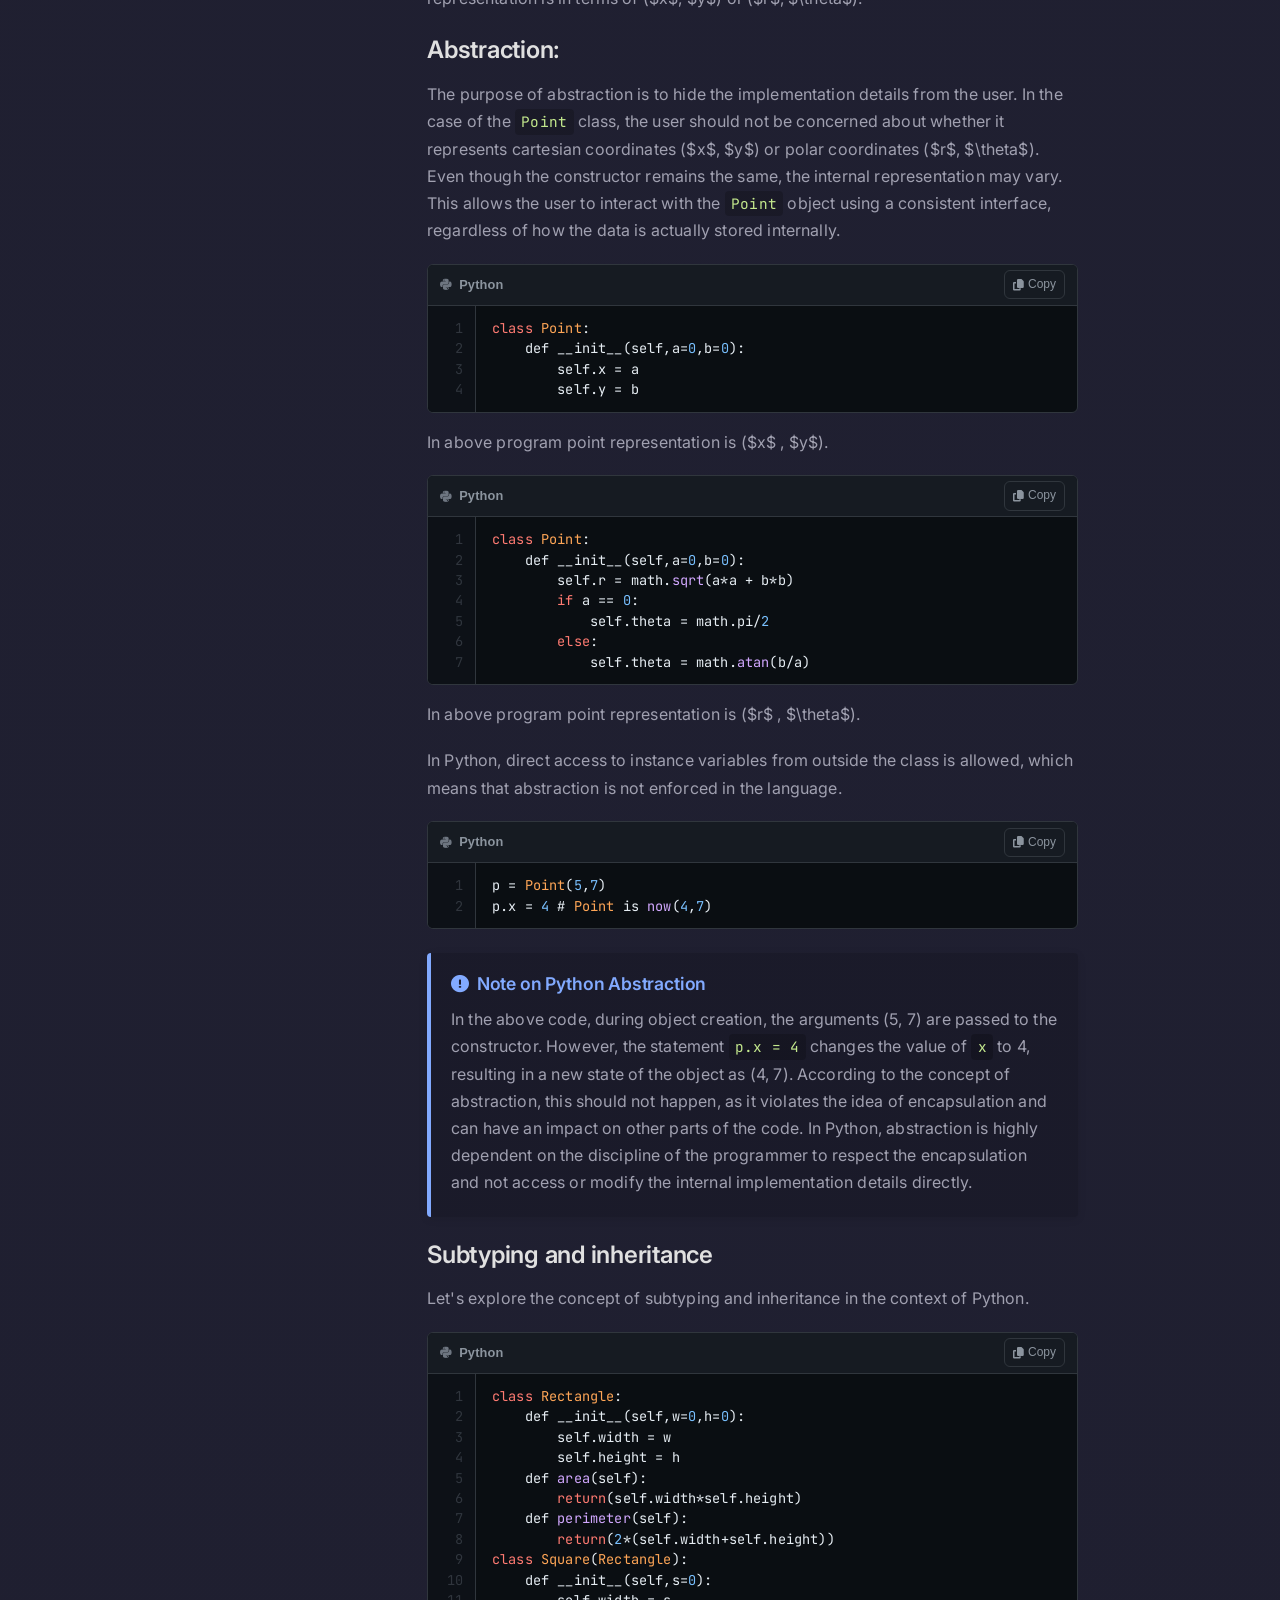
<file: week-1/summary.html>
<!doctype html>
<html lang="en">
  <head>
    <meta charset="UTF-8" />
    <meta name="viewport" content="width=device-width, initial-scale=1.0" />
    <title>Java - Week 1 Summary</title>

    <link
      href="https://fonts.googleapis.com/css2?family=Inter:wght@300;400;500;600;700&family=JetBrains+Mono:wght@400;600&display=swap"
      rel="stylesheet"
    />
    <link
      rel="stylesheet"
      href="https://cdnjs.cloudflare.com/ajax/libs/font-awesome/6.5.1/css/all.min.css"
    />

    <link
      href="https://cdn.jsdelivr.net/npm/bootstrap@5.3.2/dist/css/bootstrap.min.css"
      rel="stylesheet"
    />

    <link rel="stylesheet" href="../assets/styles.css" />
  </head>

  <body>
    <nav class="navbar navbar-expand-lg sticky-top">
      <div class="container">
        <a class="navbar-brand" href="../index.html">
          <img src="../assets/logo.png" alt="Java IIT MBS Logo" />
        </a>
        <button
          class="navbar-toggler"
          type="button"
          data-bs-toggle="collapse"
          data-bs-target="#navbarNav"
        >
          <span class="navbar-toggler-icon"></span>
        </button>
        <div class="collapse navbar-collapse" id="navbarNav">
          <ul class="navbar-nav ms-auto">
            <li class="nav-item">
              <a class="nav-link" href="../index.html"
                ><i class="fas fa-home"></i> Home</a
              >
            </li>
            <li class="nav-item">
              <a class="nav-link" href="../week-2/summary.html"
                ><i class="fas fa-forward"></i> Week 2</a
              >
            </li>
          </ul>
        </div>
      </div>
    </nav>

    <section class="hero-section">
      <div class="container content-container">
        <div class="hero-content">
          <div class="hero-text text-center">
            <h1>Java - Week 1</h1>
            <p>
              Programming Concepts, Memory Management, Abstraction, and
              Object-Oriented Fundamentals
            </p>
          </div>
        </div>
      </div>
    </section>

    <div class="container content-container my-5">
      <div class="row">
        <div class="col-lg-3 mb-4">
          <div class="course-nav p-3 rounded">
            <h5 class="mb-3">Table of Contents</h5>
            <div class="nav flex-column">
              <a class="nav-link active" href="#programming-languages"
                ><i class="fas fa-code me-2"></i>Languages</a
              >
              <a class="nav-link" href="#programming-styles"
                ><i class="fas fa-laptop-code me-2"></i>Styles</a
              >
              <a class="nav-link" href="#memory-management"
                ><i class="fas fa-memory me-2"></i>Memory</a
              >
              <a class="nav-link" href="#abstraction"
                ><i class="fas fa-layer-group me-2"></i>Abstraction</a
              >
              <a class="nav-link" href="#oop"
                ><i class="fas fa-cubes me-2"></i>OOP</a
              >
              <a class="nav-link" href="#classes"
                ><i class="fas fa-object-group me-2"></i>Classes</a
              >
            </div>
          </div>
        </div>

        <div class="col-lg-9">
          <section id="programming-concepts" class="mb-5">
            <h2>Programming concepts</h2>

            <h3 id="programming-languages" class="mt-4">
              Programming languages
            </h3>
            <h4>Programming language:</h4>
            <p>
              Programming languages are used to convey computational ideas to a
              machine that can execute them. Machine language is the only
              programming language that the machine can understand directly.
              Machine language instructions are binary coded and low level
              machine instructions may transfer the contents of one memory
              location to a CPU register or add numbers in two registers. So,
              let's take two registers R1 and R2. Add the contents of these two
              registers and store the result back in R1. Then you would take the
              contents of a register R1 put it back in memory. So, that you can
              free up the register for later work and also ensures the data is
              stored in memory. if you do not put it back in the memory the
              value is lost when the computer is switched off. So, this is
              obviously a very tedious and error prone way to program.
            </p>
            <p>
              High level Programming languages were developed to enable
              programmers to write programs faster than low level machine
              language. A programming language is intended for mathematical
              computation, allows programmers to express numerical equations
              directly as:
            </p>

            <div class="code-block-wrapper">
              <div class="code-header">
                <div class="code-language">
                  <i class="fas fa-code"></i> Pseudocode
                </div>
                <button class="copy-button">
                  <i class="fas fa-copy"></i> Copy
                </button>
              </div>
              <pre><code>X = (Y + Z) / 2</code></pre>
            </div>

            <p>
              Since programs written in a high-level programming language are
              not recognized by the machine directly, we must use a compiler or
              interpreter to translate them to machine understandable language.
            </p>

            <h4 class="mt-4">Compiler:</h4>
            <ul>
              <li>
                A compiler translates the entire program into machine language
                in a single run.
              </li>
              <li>
                Compiler is faster than an interpreter because it takes the
                entire program during translation.
              </li>
              <li>
                Compiler generates the intermediate code so it requires more
                memory than interpreter.
              </li>
            </ul>

            <h4 class="mt-4">Interpreter:</h4>
            <ul>
              <li>
                An interpreter translates the entire program into machine
                language line by line.
              </li>
              <li>
                Interpreter is slower than an compiler because it translates the
                program line by line.
              </li>
              <li>
                Interpreter never generates the intermediate code so it requires
                less memory than compiler.
              </li>
            </ul>
          </section>

          <hr class="my-5 border-color" />

          <section id="programming-styles" class="mb-5">
            <h2>Programming styles</h2>
            <p>
              There are mainly two types of programming styles: Imperative and
              Declarative programming.
            </p>

            <h3 class="mt-4">Imperative programming:</h3>
            <ul>
              <li>
                An imperative programming tells the computer exactly how to do
                something?
              </li>
              <li>
                In imperative style, we tell how exactly we want to achieve the
                result.
              </li>
              <li>In imperative style use intermediate variables.</li>
            </ul>

            <p><strong>Example:</strong></p>
            <div class="code-block-wrapper">
              <div class="code-header">
                <div class="code-language">
                  <i class="fab fa-python"></i> Python
                </div>
                <button class="copy-button">
                  <i class="fas fa-copy"></i> Copy
                </button>
              </div>
              <pre><code>def factorial(n):
    f = 1
    while n > 0:
        f = f * n
        n = n - 1
    return f
print(factorial(5))</code></pre>
            </div>

            <h3 class="mt-4">Declarative Programming:</h3>
            <ul>
              <li>
                A declarative programming means tells the computer what would we
                like to do and leave the part of how to do it.
              </li>
              <li>
                In declarative style we actually say what results we want to get
                or what exactly we want to do.
              </li>
              <li>In declarative style does not use intermediate variables.</li>
            </ul>

            <p><strong>Example:</strong></p>
            <div class="code-block-wrapper">
              <div class="code-header">
                <div class="code-language">
                  <i class="fab fa-python"></i> Python
                </div>
                <button class="copy-button">
                  <i class="fas fa-copy"></i> Copy
                </button>
              </div>
              <pre><code>def factorial(n):
    if n == 1 or n == 0:
        return 1
    else:
        return (n * factorial(n - 1))
print(factorial(5))</code></pre>
            </div>

            <h3 class="mt-4">The role of types</h3>
            <p>
              A variable is a memory location to store a value, and every
              variable has a type. How is the variable type determined in Java
              and Python? Python uses dynamic typing for variables where
              variable type is determined by assigning a value to it. During
              runtime variable value decides its type.
            </p>

            <p><strong>Example:</strong></p>
            <div class="code-block-wrapper">
              <div class="code-header">
                <div class="code-language">
                  <i class="fab fa-python"></i> Python
                </div>
                <button class="copy-button">
                  <i class="fas fa-copy"></i> Copy
                </button>
              </div>
              <pre><code>x = 10 # x is of type int
x = 7.5 # now x is of type float</code></pre>
            </div>

            <p>
              If you determine the type in advance then it is called
              <code>static typing</code>. Java associates a type in advance with
              every variable name. Any type of mismatch errors must be caught by
              the compiler during compilation.
            </p>

            <p><strong>Example:</strong></p>
            <div class="code-block-wrapper">
              <div class="code-header">
                <div class="code-language">
                  <i class="fab fa-java"></i> Java
                </div>
                <button class="copy-button">
                  <i class="fas fa-copy"></i> Copy
                </button>
              </div>
              <pre><code>int x, float a;
x = 7.5;
y = 6.57</code></pre>
            </div>

            <p>
              In the above statements, two variables are declared and variable
              <code>x</code> is initialized with incompatible value. In Java,
              any type of errors is caught early by the compiler. If you try to
              assign an incompatible value to a variable, the compiler will
              identify it and throw an error.
            </p>
          </section>

          <hr class="my-5 border-color" />

          <section id="memory-management" class="mb-5">
            <h2>Memory management</h2>
            <p>
              Whenever a function is invoked for execution, function needs
              memory for local variables, these local variables are used to
              store the intermediate results.
            </p>

            <h3 class="mt-4">Activation Record</h3>
            <ul>
              <li>
                An activation record is a block of memory associated with an
                invocation of a function.
              </li>
              <li>
                An activation record is pushed into the stack when a function is
                called and it is popped out when the control returns to the
                caller function.
              </li>
            </ul>

            <p>
              Consider an example given below<br /><strong>Example:</strong>
            </p>
            <div class="code-block-wrapper">
              <div class="code-header">
                <div class="code-language">
                  <i class="fab fa-python"></i> Python
                </div>
                <button class="copy-button">
                  <i class="fas fa-copy"></i> Copy
                </button>
              </div>
              <pre><code>def factorial(n):
    if n == 1 or n == 0:
        return 1
    else:
        return (n * factorial(n - 1))
print(factorial(3))</code></pre>
            </div>

            <div class="text-center my-4">
              <img
                src="../assets/Activation records.jpg"
                alt="Activation Records Diagram"
                class="img-fluid rounded border"
                style="max-width: 50%"
              />
            </div>

            <p>
              Whenever <code>factorial(3)</code> is called one activation is
              record is inserted into the stack memory, every activation record
              has memory for local variables, <code>control link</code> and
              <code>return value link</code>.
            </p>
            <ul>
              <li>
                <code>Control links</code> points to the
                <code>previous activation record</code>.
              </li>
              <li>
                <code>Return value link</code> tells where to store the result.
              </li>
            </ul>

            <p>
              In above image <code>factorial(3)</code> calls
              <code>factorial(2)</code> and <code>factorial(2)</code> calls
              <code>factorial(1)</code> so that two more activation records will
              be inserted in stack memory as shown in the figure.
            </p>
            <p>
              Here <code>factorial(2)</code> control link points to the
              <code>factorial(3)</code> and <code>factorial(2)</code> control
              link points to the <code>factorial(1)</code>.
            </p>
            <p>
              Here <code>factorial(2)</code> return value will be stored in
              <code>factorial(3)</code>, and the
              <code>factorial(1)</code> return value will be stored in
              <code>factorial(2)</code>.
            </p>

            <h3 class="mt-4">Heap memory</h3>
            <p>
              Heap memory is used for the dynamic memory allocation in Java at
              the time of execution (runtime). Whenever new objects are created,
              memory would be allocated in the heap memory. For example
              <code>LinkedList</code> uses
              <code>dynamic memory allocation</code>, it requires memory for new
              nodes as needed. <code>LinkedList</code> is implemented in heap
              memory because it's size is not fixed and can grow and shrink as
              needed whenever a node is inserted or deleted.
            </p>
            <p>
              Unlike stack memory, allocations in heap memory are not free-up
              automatically. <code>Java Virtual Machine</code> uses a mechanism
              called <code>Garbage collection</code> to free-up the heap memory
              allocations. It identifies the objects which are not being used
              anymore by the Java program in execution and frees up the unused
              memory so other new objects can use that piece of memory.
            </p>
            <p>
              In other programming languages like C and C++, programmer has to
              take care of freeing the memory allocated to unused objects. As a
              result it consumes the programmer time and increases the code
              complexity.
            </p>
          </section>

          <hr class="my-5 border-color" />

          <section id="abstraction" class="mb-5">
            <h2>Abstraction and Modularity</h2>

            <h3 class="mt-4">Stepwise refinement</h3>
            <p>
              Consider the problem of computing and printing the first 1000
              prime numbers. How this task can be achieved? To achieve this task
              we can develop a program by first outlining the major tasks that
              it should perform and then successively refining these tasks into
              smaller subtasks, until a level is reached at which each remaining
              task can be expressed easily by basic operations. This produces
              subproblems that are small enough to be understood and separate
              enough to be solved independently. See the first version of this
              program.
            </p>

            <div class="code-block-wrapper">
              <div class="code-header">
                <div class="code-language">
                  <i class="fas fa-code"></i> Pseudocode
                </div>
                <button class="copy-button">
                  <i class="fas fa-copy"></i> Copy
                </button>
              </div>
              <pre><code>begin
    print first thousand prime numbers
end</code></pre>
            </div>

            <p>
              The above task can now be divided into subtasks. To divide the
              problem in two, some data structure must be selected for passing
              the result of the first subtask to the second. Here the data
              structure is a table, which will be filled with the first 1000
              prime numbers.
            </p>
            <p>See the second version of this program.</p>

            <div class="code-block-wrapper">
              <div class="code-header">
                <div class="code-language">
                  <i class="fas fa-code"></i> Pseudocode
                </div>
                <button class="copy-button">
                  <i class="fas fa-copy"></i> Copy
                </button>
              </div>
              <pre><code>begin
    declare table p
    fill table p with first thousand primes
    print table p
end</code></pre>
            </div>

            <p>
              In the next version each subtask are further elaborated. Here each
              subtask is considered independently, the problem of filling the
              table with primes is independent of the problem of printing the
              table. Therefore, each subtask can be assigned to a different
              programmer, allowing the problems to be solved at the same time by
              different people. See the final version of this program.
            </p>

            <div class="code-block-wrapper">
              <div class="code-header">
                <div class="code-language">
                  <i class="fas fa-code"></i> Pseudocode
                </div>
                <button class="copy-button">
                  <i class="fas fa-copy"></i> Copy
                </button>
              </div>
              <pre><code>begin
    integer array p[1:1000]
    for k from 1 through 1000
        make p[k] equal to the kth prime number
    for k from 1 through 1000
        print p[k]
end</code></pre>
            </div>

            <h3 class="mt-4">Data refinement</h3>
            <p>
              In addition to dividing the tasks into simpler and manageable
              subtasks, evolution in a system design may lead to changes in the
              data structures that are used to combine the actions of
              independent modules.
            </p>
            <p>
              Consider developing a simple banking program. The main goal of
              this program is to create a new account, deposit an amount,
              withdraw an amount, and print monthly/quarterly bank statements.
              In the first version of this program, we might formulate a system
              design that has the following functions:
            </p>
            <p>
              <code
                >CreateAccount(), Deposit()/Withdraw(), PrintStatement()</code
              >
            </p>
            <p>
              In this program development, the main function receives a list of
              input transactions and calls the appropriate functions. Assume
              that statements only contain the account number and balance, then
              we can represent a single bank account by an integer value and
              store all bank accounts in a single integer array.
            </p>
            <p>
              Later refine the task Print Statement() to include the subtask
              "Print the transactions list," then we will have to maintain a
              record of bank transactions. For this refinement, we will have to
              replace the integer array with some other data structure that
              records the sequence of transactions that have occurred since the
              last statement. This may require changes in the behavior of all
              the subtasks, as all of them perform operations on bank accounts.
            </p>

            <h3 class="mt-4">Modular software development</h3>
            <p>
              <code>Divide and conquer</code> is one of the fundamental
              technique. It is important to divide large and complex programs
              into smaller and manageable parts called functions or procedures,
              that can be solved independently. Use refinement to divide the
              program into functions or procedures. These functions or
              procedures called to generate the solutions. The solutions
              generated by these functions are combined to provide the overall
              solution for the main program.
            </p>
            <p>
              Prototyping is a development method, involves implementing smaller
              parts of a program in a simple way to understand if the design
              will really work. Then, after the design has been tested in some
              way, one can improve parts of the program independently by
              reimplementing them.
            </p>
            <p>
              There are two important concepts in modular program development:
              interfaces and specifications.
            </p>
            <ul>
              <li>
                <code>Interface</code>: It is a description of the parts of a
                component that are visible to other program components.
              </li>
              <li>
                <code>Specification</code>: It is a description of the behavior
                of a component, as observable through its interface.
              </li>
            </ul>

            <h3 class="mt-4">Programming language support for abstraction</h3>
            <p>
              In programming languages, an abstraction is an important
              <code>object oriented principle</code> that separates a
              implementation of program from it's interface.
            </p>

            <h4>Control abstraction</h4>
            <p>
              In earlier days of programming, abstractions are implemented using
              the <code>procedures</code> or <code>functions</code>.
            </p>
            <p>
              <code>procedures</code> or <code>functions</code> are used
              encapsulate the block of code, and the implementation of a
              function is the function body, which consists of the instructions
              that will be executed whenever function is being invoked.
            </p>

            <h4>Data abstraction</h4>
            <p>
              Data abstraction is refers to the hiding information about the way
              data is represented.
            </p>

            <h4>Abstract datatype</h4>
            <p>
              <code>Abstract datatype</code> exposes what the operations that
              are performed on the data structure and what are the values
              permitted to store in the data structure rather than how it is
              implemented. Here the operations and values permitted on the data
              structure are visible to the other parts of a program using a
              public <code>interface</code> .
            </p>
            <p>There are three main goals of abstraction:</p>
            <ol>
              <li>
                Identify the interface of the data structure. The interface of a
                data abstraction contains the operations permitted on the data
                structure, and their arguments and return result.
              </li>
              <li>
                Provides information hiding by separating implementation
                decisions from parts of the program that use the data structure
                through an interface.
              </li>
              <li>
                Allows the data structure to be used in many different ways by
                many other programs.
              </li>
            </ol>

            <div class="note-box">
              <h5><i class="fas fa-lightbulb me-2"></i>Example</h5>
              <p class="mb-0">
                Stack is a linear data structure. If it is implemented using an
                array, then programs that use a stack abstract data type can see
                and use only the operations performed on the stack (push() and
                pop()), not array operations such as indexing into the array at
                arbitrary points. This hides information about the
                implementation of a data structure and allows the implementer of
                the data structure to make changes without affecting parts of
                the programs that use the data structure.
              </p>
            </div>
          </section>

          <hr class="my-5 border-color" />

          <section id="oop" class="mb-5">
            <h2>Object-oriented programming</h2>
            <p>
              There are few basic concepts of object-oriented programming (OOP).
            </p>

            <h3 class="mt-4">Object</h3>
            <p>
              Object are like abstract datatypes. Every object has its own data
              (also called state) and operations (also called methods/messages).
              A program written in object-oriented style will consist of
              interacting objects. For example, a <code>Student</code> object
              may consist of data such as name, gender, birth date, home
              address, phone, and age, and operations for assigning and changing
              these data values.
            </p>

            <h3 class="mt-4">Inheritance</h3>
            <p>
              Inheritance is the process by which one object re-use the
              implementations of another object. For example if you consider an
              organization that has two types of employee namely
              <code>Employee</code> and <code>Manager</code>. A
              <code>Manager</code> is also an <code>Employee</code> but every
              <code>Employee</code> is not a <code>Manager</code>.
            </p>
            <p>
              Here <code>Employee</code> class has functionality like basic
              personal data, date of joining. This same data also required for a
              <code>Manager</code> class, using inheritance we can use the
              functionality of <code>Employee</code> in the
              <code>Manager</code> class. You can also add extra functionality
              to the <code>Manager</code> like
              <code>date of promotion, seniority (in current role)</code> if
              required .
            </p>

            <h3 class="mt-4">Subtyping</h3>
            <p>
              A subtype is a specialization of a type, If A is a subtype of B,
              wherever an object of type B is needed, an object of type A can be
              used. Every object of type A is also an object of type B. If f()
              is a method in B and A is a subtype of B, every object of A also
              supports f().
            </p>
            <p>Consider the code given below:</p>

            <div class="code-block-wrapper">
              <div class="code-header">
                <div class="code-language">
                  <i class="fab fa-python"></i> Python
                </div>
                <button class="copy-button">
                  <i class="fas fa-copy"></i> Copy
                </button>
              </div>
              <pre><code>class Employee:
    def __init__(self,n='',s=0.0):
       self.name = n
       self.salary = s
    def bonus(self):
       return(0.1*self.salary)
class Manager(Employee):
    def __init__(self,n='',s=0.0):
       self.name = n
       self.salary = s
    def bonus(self):
       return(0.2*self.salary)</code></pre>
            </div>

            <p>
              Here <code>Manager</code> is a subtype of an
              <code>Employee</code>. Wherever an object of
              <code>Employee</code> (super type) is required, an object of
              <code>Manager</code>can be used. If bonus() is a function in
              <code>Employee</code> and <code>Manager</code> is a subtype of
              <code>Employee</code>, every object of <code>Manager</code> also
              supports bonus(). Implementation of bonus() can be different in
              <code>Manager</code>.
            </p>

            <h3 class="mt-4">Inheritance vs Subtyping</h3>
            <p>
              In object-oriented programming, inheritance and subtyping both are
              essential.
            </p>
            <ul>
              <li>
                Subtyping refers to compatibility of interfaces. A type
                <code>A</code> is a subtype of <code>B</code>, wherever an
                object of type <code>B</code> is needed, an object of type
                <code>A</code> can be used.
              </li>
              <li>
                Inheritance refers to reuse of implementations. If a type
                <code>A</code> inherits from another type <code>B</code>, then
                <code>A</code> can reuse the functionality of
                <code>B</code> without redefining it, and type
                <code>A</code> can also add more features to it if required.
              </li>
            </ul>
            <p>
              Consider the data structure deque, a double-ended queue. A deque
              supports insertion and deletion at both ends, so it has four
              functions <code>insert-front</code>, <code>delete-front</code>,
              <code>insert-rear</code> and <code>delete-rear</code>. If we use
              just <code>insert-rear</code> and <code>delete-front</code> we get
              a normal queue. On the other hand, if we use just
              <code>insert-front</code> and <code>delete-front</code>, we get a
              stack. In other words, we can implement queues and stacks in terms
              of deques, so as datatypes, <code>Stack</code> and
              <code>Queue</code> inherit from <code>Deque</code>. On the other
              hand, neither <code>Stack</code> nor <code>Queue</code> are
              subtypes of <code>Deque</code> since they do not support all the
              functions provided by <code>Deque</code>. In fact, in this case,
              <code>Deque</code> is a subtype of both <code>Stack</code> and
              <code>Queue</code>
            </p>

            <h3 class="mt-4">Dynamic lookup</h3>
            <p>
              Dynamic lookup means that a method to be invoked at run time,
              according to the implementation of the object that receives a
              message. The important property of dynamic lookup is that
              different objects may implement the same method differently.
            </p>
            <p>
              Dynamic lookup is an important part of object-oriented
              programming. Consider, for example, a simple graphics application
              that draws the shapes such as squares, circles, and triangles.
              Each square object may contain a draw method with code to draw a
              square, each circle a draw method that contains code to draw a
              circle, and so on. When the program wants to draw a given shape,
              sending a draw message to each shape. The part of the program that
              sends the draw message does not have to know which kind of shape
              will receive the message. Instead, each shape receiving a draw
              message will know how to draw that shape. This makes sense because
              the programmer who implements a specific shape knows how to draw
              that kind of shape.
            </p>
          </section>

          <hr class="my-5 border-color" />

          <section id="classes" class="mb-5">
            <h2>Classes</h2>
            <p>
              A class is a template that describes what objects can and cannot
              do. An object is an instance of a class. Class describes how data
              is stored in objects and how the public functions/methods
              manipulate this data.
            </p>

            <h3 class="mt-4">Example: 2D points</h3>
            <p>
              To understand the basic ideas and limitations of the Python
              language, consider the following example program in Python.
            </p>

            <div class="code-block-wrapper">
              <div class="code-header">
                <div class="code-language">
                  <i class="fab fa-python"></i> Python
                </div>
                <button class="copy-button">
                  <i class="fas fa-copy"></i> Copy
                </button>
              </div>
              <pre><code>class Point:
    def __init__(self,a=0,b=0):
        self.x = a
        self.y = b</code></pre>
            </div>

            <p>
              In the above example, the class <code>Point</code> is defined.
              Each instance of the <code>Point</code> class has its own instance
              variables <code>x</code> and <code>y</code>. These instance
              variables store the <code>x</code> coordinate and
              <code>y</code> coordinate of a point in a 2D space, allowing us to
              identify the location of a point in 2D space.
            </p>
            <p>
              For example, if <code>p1</code> and <code>p2</code> are two
              instances of the <code>Point</code> class, then the instance
              variables associated with <code>p1</code> and <code>p2</code> are
              denoted as <code>p1.x</code>, <code>p1.y</code>,
              <code>p2.x</code>, and <code>p2.y</code>.
            </p>

            <h3 class="mt-4">Adding methods to a class</h3>
            <p>
              We can manipulate the object's internal data by adding functions
              in the class. For example, if we want to shift a point by a
              certain amount given by $\Delta x$ and $\Delta y$, we can define a
              function for it.
            </p>
            <p>
              After shifting, the point becomes ($x$, $y$) $\to$ ($x + \Delta
              x$, $y + \Delta y$).
            </p>
            <p>
              You can also calculate the distance from the origin using the
              formula:
            </p>
            <p>d = $\sqrt{x^2 + y^2}$ , we can define a function for it. $x$</p>

            <div class="code-block-wrapper">
              <div class="code-header">
                <div class="code-language">
                  <i class="fab fa-python"></i> Python
                </div>
                <button class="copy-button">
                  <i class="fas fa-copy"></i> Copy
                </button>
              </div>
              <pre><code>class Point:
    def __init__(self,a=0,b=0):
        self.x = a
        self.y = b
    def translate(self,dx,dy):
        self.x += dx
        self.y += dy
    def odistance(self):
        import math
        d = math.sqrt(self.x*self.x +
        self.y*self.y)
        return(d)</code></pre>
            </div>

            <h3 class="mt-4">Changing the internal implementation</h3>
            <p>
              Now let's see how to represent a point in terms of distance $r$
              and angle $\theta$, which is called the polar representation. In
              the polar representation, a point is denoted by ($r$ , $\theta$),
              where $r$ represents the distance from the origin and $\theta$
              represents the angle measured from the x-axis.
            </p>
            <p>$r$ = $\sqrt {x^2 + y^2} $</p>
            <p>$\theta$ = $ {tan^-1}$ ($y$ / $x$)</p>

            <div class="code-block-wrapper">
              <div class="code-header">
                <div class="code-language">
                  <i class="fab fa-python"></i> Python
                </div>
                <button class="copy-button">
                  <i class="fas fa-copy"></i> Copy
                </button>
              </div>
              <pre><code>import math
class Point:
    def __init__(self,a=0,b=0):
        self.r = math.sqrt(a*a + b*b)
        if a == 0:
            self.theta = math.pi/2
        else:
            self.theta = math.atan(b/a)
    def odistance(self):
        return(self.r)</code></pre>
            </div>

            <p>
              In above program we are passing $x$ and $y$ values but internally
              polar coordinates ($r$ , $\theta$) were initialized using these
              values. Here user not aware that internally instead of $x$ and $y$
              the instance variables have changed to $r$ and $\theta$.
            </p>
            <p>
              To translate the polar coordinates to Cartesian coordinates, we
              can convert ($r$ , $\theta$) to ($x$ , $y$) using the following
              formulas:
            </p>
            <p>$x = r \cdot \cos(\theta)$</p>
            <p>$y = r \cdot \sin(\theta)$</p>
            <p>
              Now recompute the polar coordinates ($r$ , $\theta$) from ($x$ +
              $\Delta$ $x$, $y$ + $\Delta$ $y$)
            </p>

            <div class="code-block-wrapper">
              <div class="code-header">
                <div class="code-language">
                  <i class="fab fa-python"></i> Python
                </div>
                <button class="copy-button">
                  <i class="fas fa-copy"></i> Copy
                </button>
              </div>
              <pre><code>def translate(self,dx,dy):
    x = self.r*math.cos(self.theta)
    y = self.r*math.sin(self.theta)
    x += dx
    y += dy
    self.r = math.sqrt(x*x + y*y)
    if x == 0:
        self.theta = math.pi/2
    else:
        self.theta = math.atan(y/x)</code></pre>
            </div>

            <p>
              We can use the same constructor definition to set both the
              cartesian coordinates ($x$, $y$) and polar coordinates ($r$,
              $\theta$). In this way, the constructor definition remains
              unchanged, and the user does not need to be aware of whether the
              representation is in terms of ($x$, $y$) or ($r$, $\theta$).
            </p>

            <h3 class="mt-4">Abstraction:</h3>
            <p>
              The purpose of abstraction is to hide the implementation details
              from the user. In the case of the <code>Point</code> class, the
              user should not be concerned about whether it represents cartesian
              coordinates ($x$, $y$) or polar coordinates ($r$, $\theta$). Even
              though the constructor remains the same, the internal
              representation may vary. This allows the user to interact with the
              <code>Point</code> object using a consistent interface, regardless
              of how the data is actually stored internally.
            </p>

            <div class="code-block-wrapper">
              <div class="code-header">
                <div class="code-language">
                  <i class="fab fa-python"></i> Python
                </div>
                <button class="copy-button">
                  <i class="fas fa-copy"></i> Copy
                </button>
              </div>
              <pre><code>class Point:
    def __init__(self,a=0,b=0):
        self.x = a
        self.y = b</code></pre>
            </div>

            <p>In above program point representation is ($x$ , $y$).</p>

            <div class="code-block-wrapper">
              <div class="code-header">
                <div class="code-language">
                  <i class="fab fa-python"></i> Python
                </div>
                <button class="copy-button">
                  <i class="fas fa-copy"></i> Copy
                </button>
              </div>
              <pre><code>class Point:
    def __init__(self,a=0,b=0):
        self.r = math.sqrt(a*a + b*b)
        if a == 0:
            self.theta = math.pi/2
        else:
            self.theta = math.atan(b/a)</code></pre>
            </div>

            <p>In above program point representation is ($r$ , $\theta$).</p>
            <p>
              In Python, direct access to instance variables from outside the
              class is allowed, which means that abstraction is not enforced in
              the language.
            </p>

            <div class="code-block-wrapper">
              <div class="code-header">
                <div class="code-language">
                  <i class="fab fa-python"></i> Python
                </div>
                <button class="copy-button">
                  <i class="fas fa-copy"></i> Copy
                </button>
              </div>
              <pre><code>p = Point(5,7)
p.x = 4 # Point is now (4,7)</code></pre>
            </div>

            <div class="note-box">
              <h5>
                <i class="fas fa-exclamation-circle me-2"></i>Note on Python
                Abstraction
              </h5>
              <p class="mb-0">
                In the above code, during object creation, the arguments (5, 7)
                are passed to the constructor. However, the statement
                <code>p.x = 4</code> changes the value of <code>x</code> to 4,
                resulting in a new state of the object as (4, 7). According to
                the concept of abstraction, this should not happen, as it
                violates the idea of encapsulation and can have an impact on
                other parts of the code. In Python, abstraction is highly
                dependent on the discipline of the programmer to respect the
                encapsulation and not access or modify the internal
                implementation details directly.
              </p>
            </div>

            <h3 class="mt-4">Subtyping and inheritance</h3>
            <p>
              Let's explore the concept of subtyping and inheritance in the
              context of Python.
            </p>

            <div class="code-block-wrapper">
              <div class="code-header">
                <div class="code-language">
                  <i class="fab fa-python"></i> Python
                </div>
                <button class="copy-button">
                  <i class="fas fa-copy"></i> Copy
                </button>
              </div>
              <pre><code>class Rectangle:
    def __init__(self,w=0,h=0):
        self.width = w
        self.height = h
    def area(self):
        return(self.width*self.height)
    def perimeter(self):
        return(2*(self.width+self.height))
class Square(Rectangle):
    def __init__(self,s=0):
        self.width = s
        self.height = s</code></pre>
            </div>

            <p>
              In above example <code>Rectangle</code> has two dimensions a
              <code>width</code> and <code>height</code>. We have a constructor
              for <code>Rectangle</code> to initialize the internal instance
              variables <code>self.width</code> and <code>self.height</code>.
              And has two public functions <code>area</code> and
              <code>perimeter</code>.
            </p>
            <p>
              Now one more class <code>Square</code> is defined, a square is a
              rectangle in which the width is equal to the height. So, we can
              now define a <code>Square</code> to be a sub type of
              <code>Rectangle</code>. In Python we do this is that in the class
              definition of square put the type <code>Rectangle</code> in the
              bracket.
            </p>
            <p>
              Here <code>Square</code> is a specialization of a
              <code>Rectangle</code> and here we can define a new constructor
              because <code>Square</code> have one quantity that is
              <code>side</code> it do not have a <code>width</code> and a
              <code>height</code> and will reset the width and the height both
              using <code>side</code> value. The constructor of
              <code>Square</code> that we have defined here is different from
              <code>Rectangle</code> there because there we got two parameters
              and we set them but here we get only one parameter.
            </p>

            <div class="code-block-wrapper">
              <div class="code-header">
                <div class="code-language">
                  <i class="fab fa-python"></i> Python
                </div>
                <button class="copy-button">
                  <i class="fas fa-copy"></i> Copy
                </button>
              </div>
              <pre><code>s = Square(5)
a = s.area()
p = s.perimeter()</code></pre>
            </div>

            <p>
              In above I want a <code>Square</code> with side 5 this will create
              implicitly an object which has width and height values as 5. After
              that now calling <code>s.area()</code> for the area of the square,
              will return a legitimate value of 25 even though inside this there
              is no <code>area</code> function here. This is the idea of
              inheritance. <code>Square</code> is a sub type of
              <code>Rectangle</code> the functions which are defined inside
              <code>Rectangle</code> are available to <code>Square</code>. So,
              we do not have to redefine them unless we want to change them. So,
              <code>perimeter</code> and <code>area</code> are both inherited by
              <code>Square</code> from <code>Rectangle</code>.
            </p>

            <div class="code-block-wrapper">
              <div class="code-header">
                <div class="code-language">
                  <i class="fab fa-python"></i> Python
                </div>
                <button class="copy-button">
                  <i class="fas fa-copy"></i> Copy
                </button>
              </div>
              <pre><code>class Rectangle:
    def __init__(self,w=0,h=0):
        self.width = w
        self.height = h
    def area(self):
        return(self.width*self.height)
    def perimeter(self):
        return(2*(self.width+self.height))
class Square(Rectangle):
    def __init__(self,s=0):
        self.side = s</code></pre>
            </div>

            <p>
              Now suppose if I decided that in a <code>Square</code> I do not
              want to keep track of two separate variables there is only one
              variable that is <code>side</code>. Now if we try the same code
              which earlier work due to inheritance. These two functions will
              now at run time they will fail.
            </p>
            <p>
              Statically these functions are available because
              <code>Square</code> has been defined to be a subtype of
              <code>Rectangle</code>. So, those functions are available to
              <code>Square</code>. So, if they are not defined in
              <code>Square</code> and if I say <code>s.area()</code> Python has
              no way to know before running the code that this
              <code>s.area()</code> will not work. But when it actually comes to
              executing <code>s.area()</code> it will check that these
              quantities <code>self.width()</code> and
              <code>self.height()</code>.
            </p>
            <p>
              Here <code>Square</code> constructor changing the instance
              variable <code>self.side</code> but we did not update
              <code>self.width</code> or <code>self.height</code> explicitly.
              Since we did not update them they become undefined variables. So
              <code>perimeter</code> and <code>area</code> are used for their
              calculations because self <code>s.width</code> and
              <code>s.height</code> have not been defined.
            </p>
            <p>
              The subtype <code>Square</code> is not forced be an extension of
              the parent type. The subtype can do everything the parent type
              will do and more and in particular that means that it should have
              all the instance variables that the parent type would have
              declared and more because the functions would use these instance
              variables. But here in Python we are able to do this, we can set
              up instance variables in the subtype and omit some instance
              variables from the parent type. So, this is clearly not a good
              thing.
            </p>
          </section>
        </div>
      </div>
    </div>

    <footer>
      <div class="container content-container">
        <div class="row">
          <div class="col-lg-8 mb-4">
            <h5>Programming Concepts Using Java</h5>
            <p>
              An online companion for the Java programming course at IIT Madras
              BS Degree program.
            </p>
          </div>
          <div class="col-lg-4 mb-4">
            <h5>Quick Links</h5>
            <ul class="list-unstyled">
              <li>
                <a href="../index.html"><i class="fas fa-home me-2"></i>Home</a>
              </li>
              <li>
                <a href="../week-2/summary.html"
                  ><i class="fas fa-forward me-2"></i>Week 2</a
                >
              </li>
            </ul>
          </div>
        </div>
        <div class="text-center">
          <p class="mb-0">
            &copy; 2026 IIT Madras BS Degree Program. All rights reserved.
          </p>
        </div>
      </div>
    </footer>

    <script src="https://cdn.jsdelivr.net/npm/bootstrap@5.3.2/dist/js/bootstrap.bundle.min.js"></script>
    <script src="../assets/js/codeblocks.js"></script>
  </body>
</html>
</file>
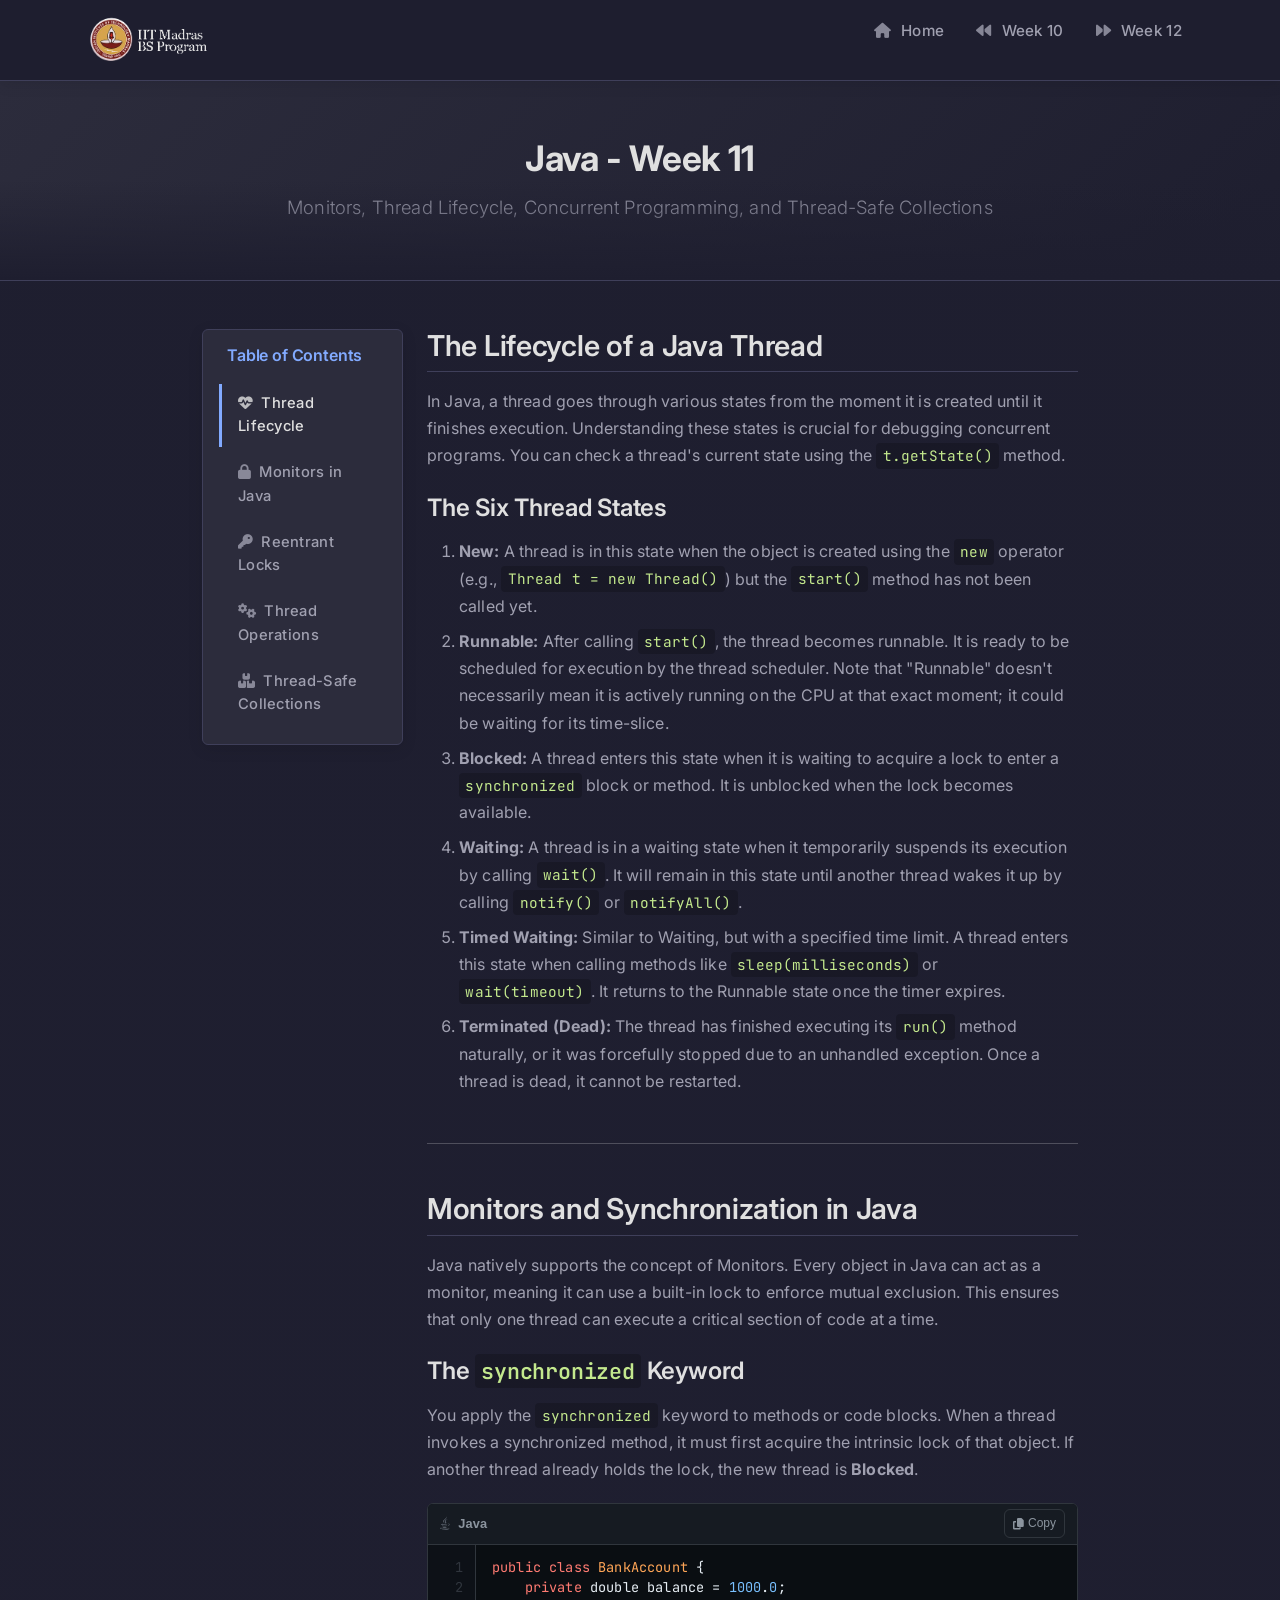
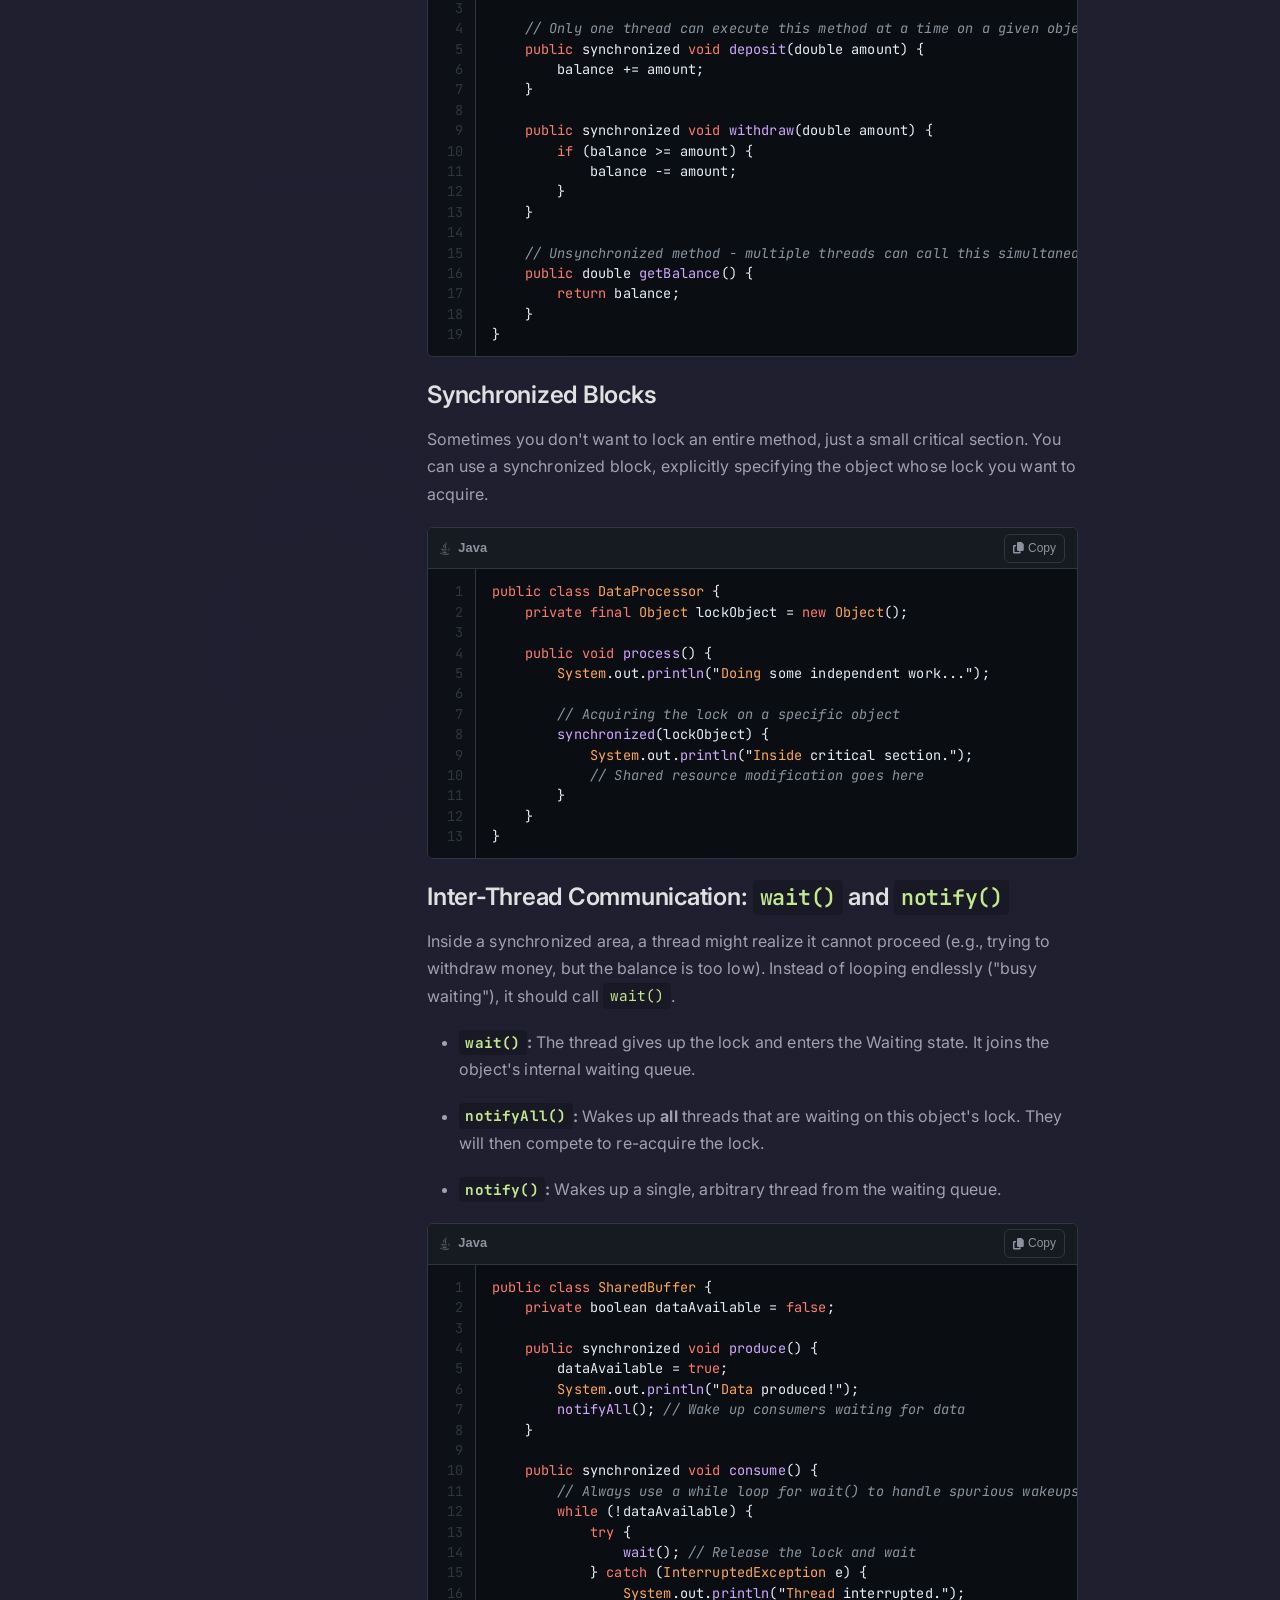
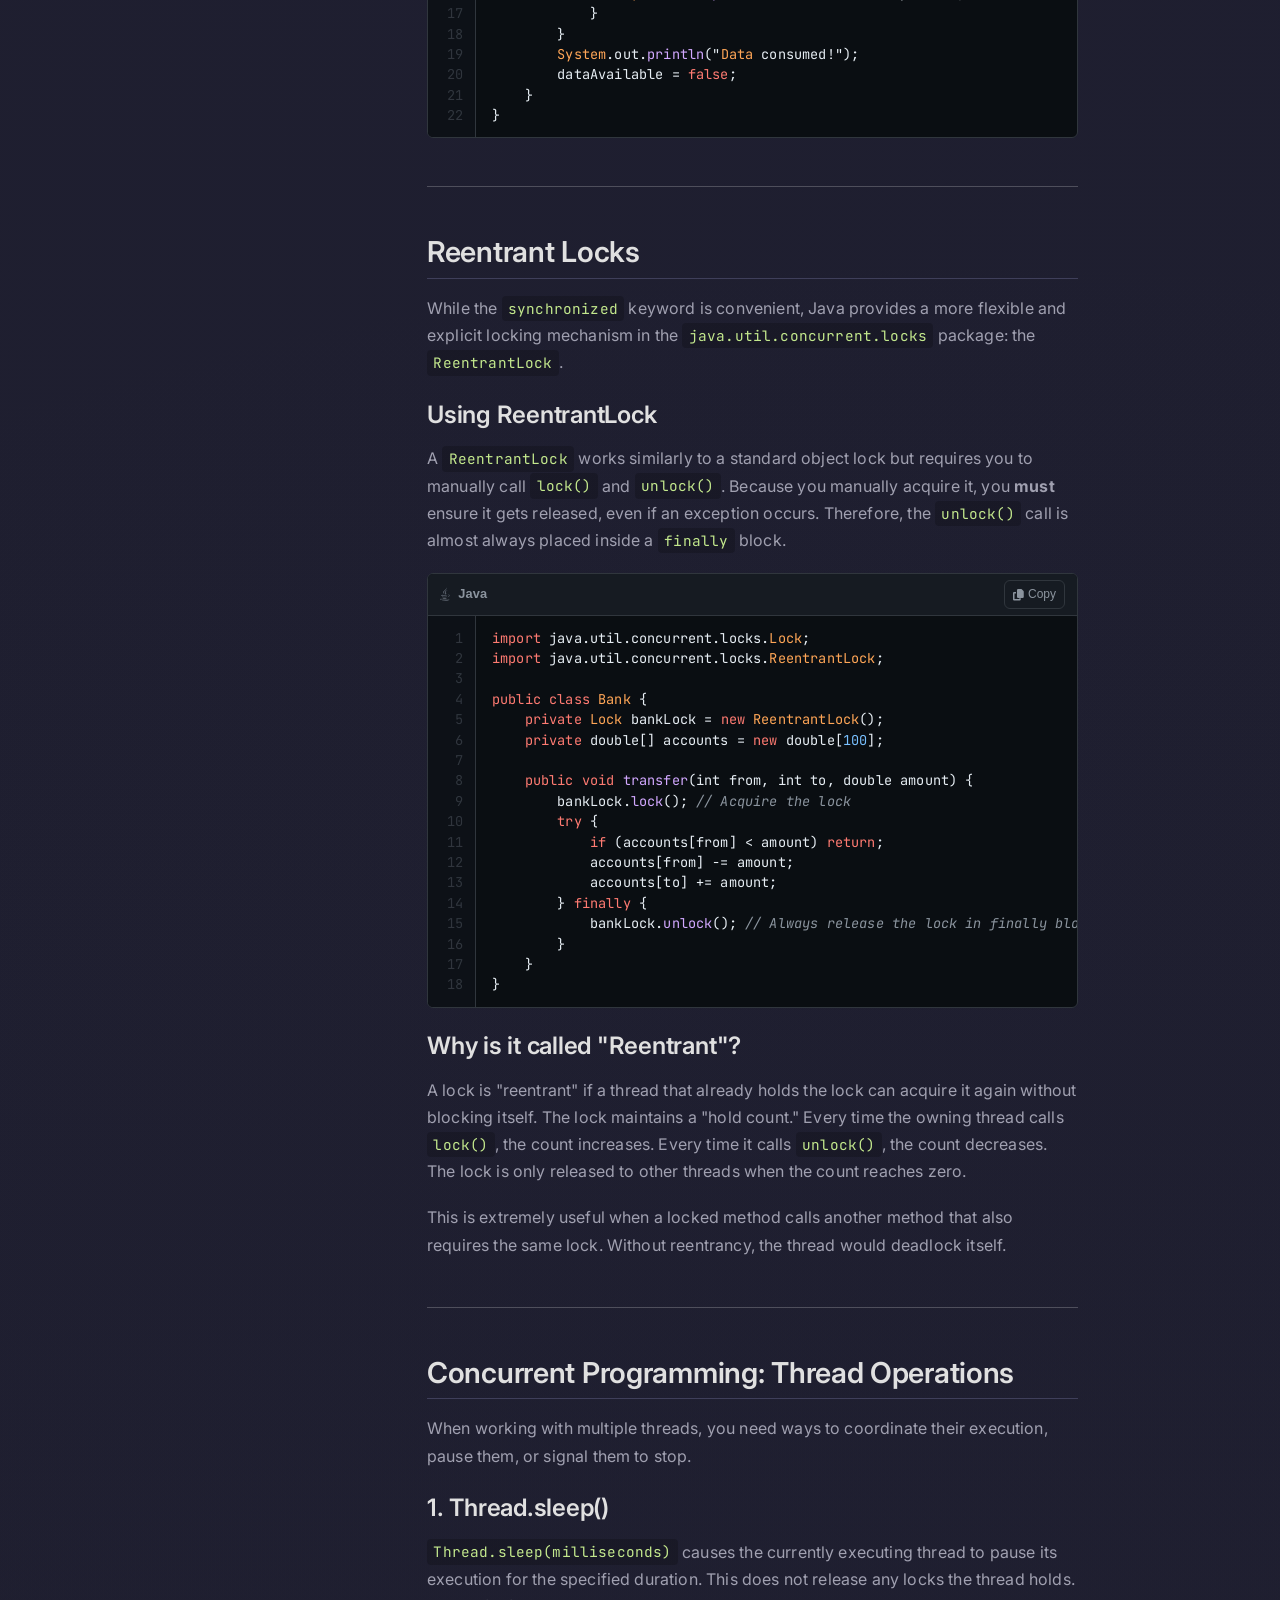
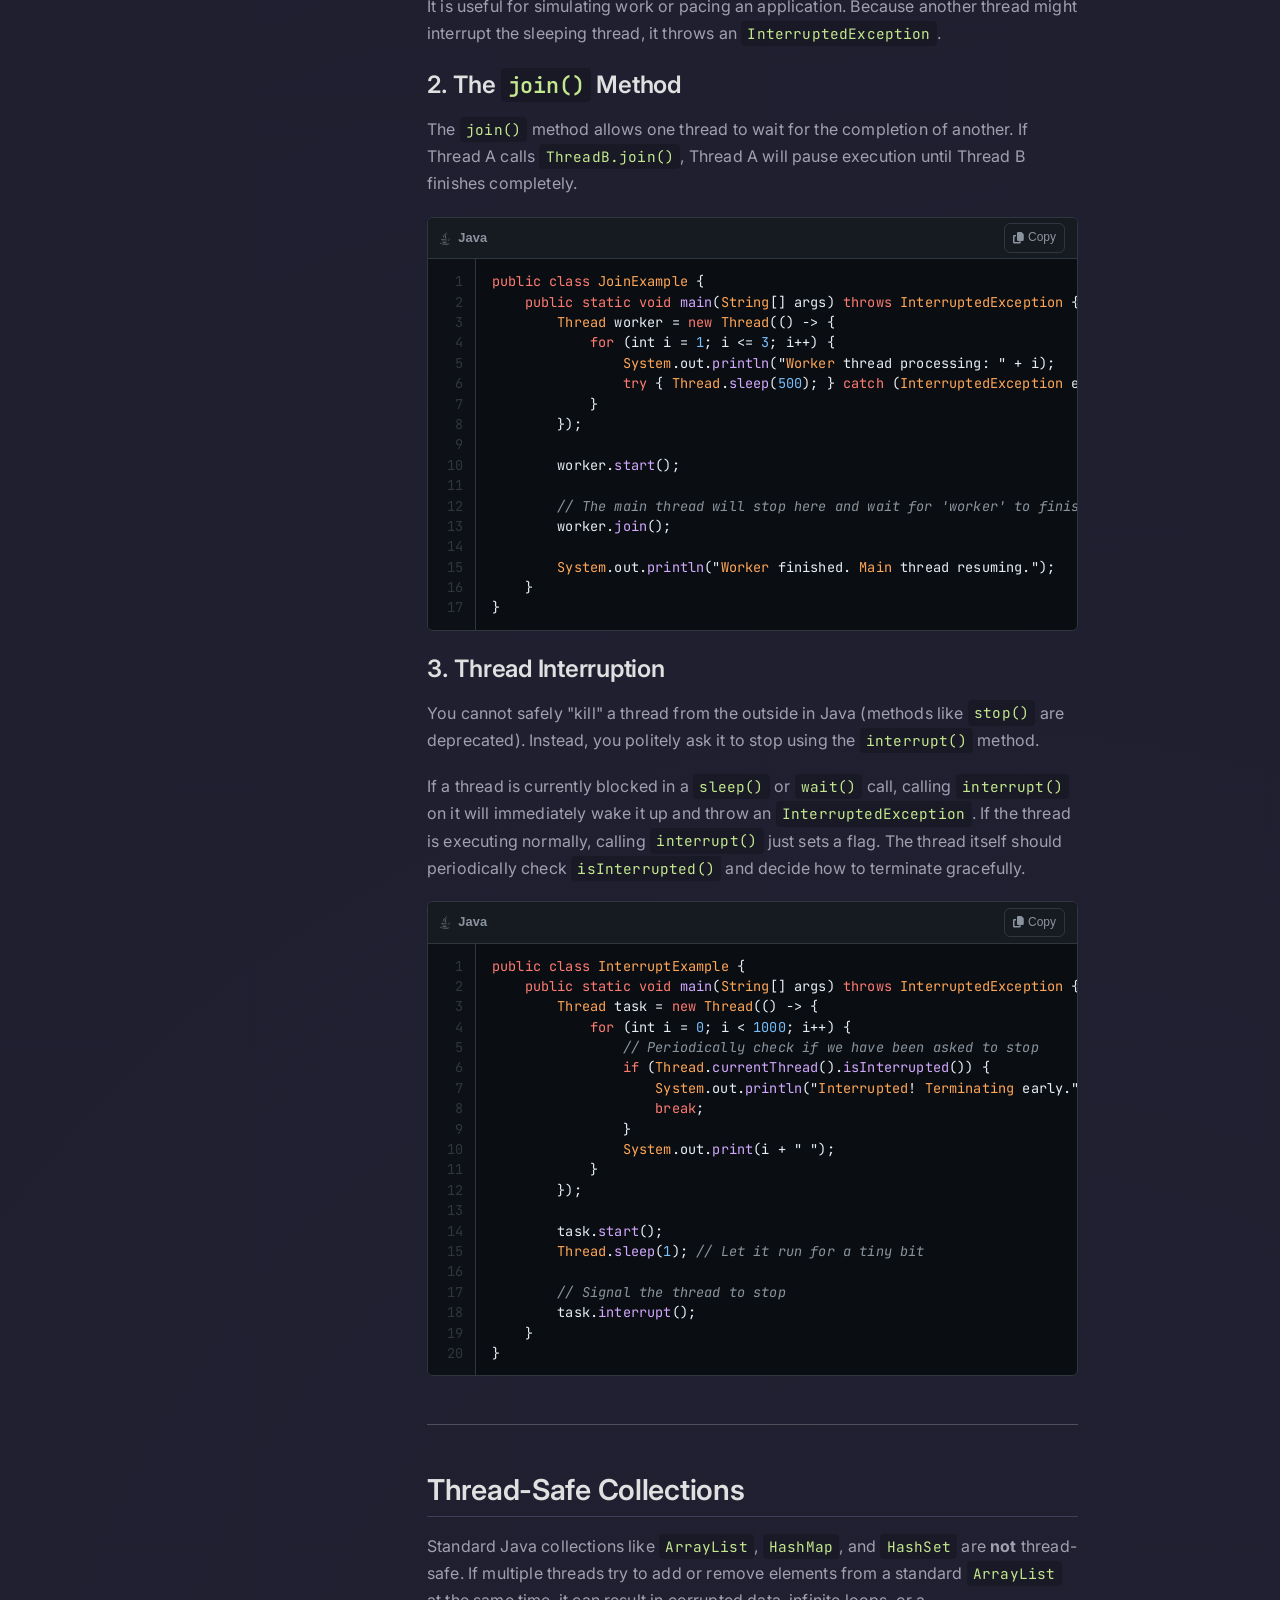
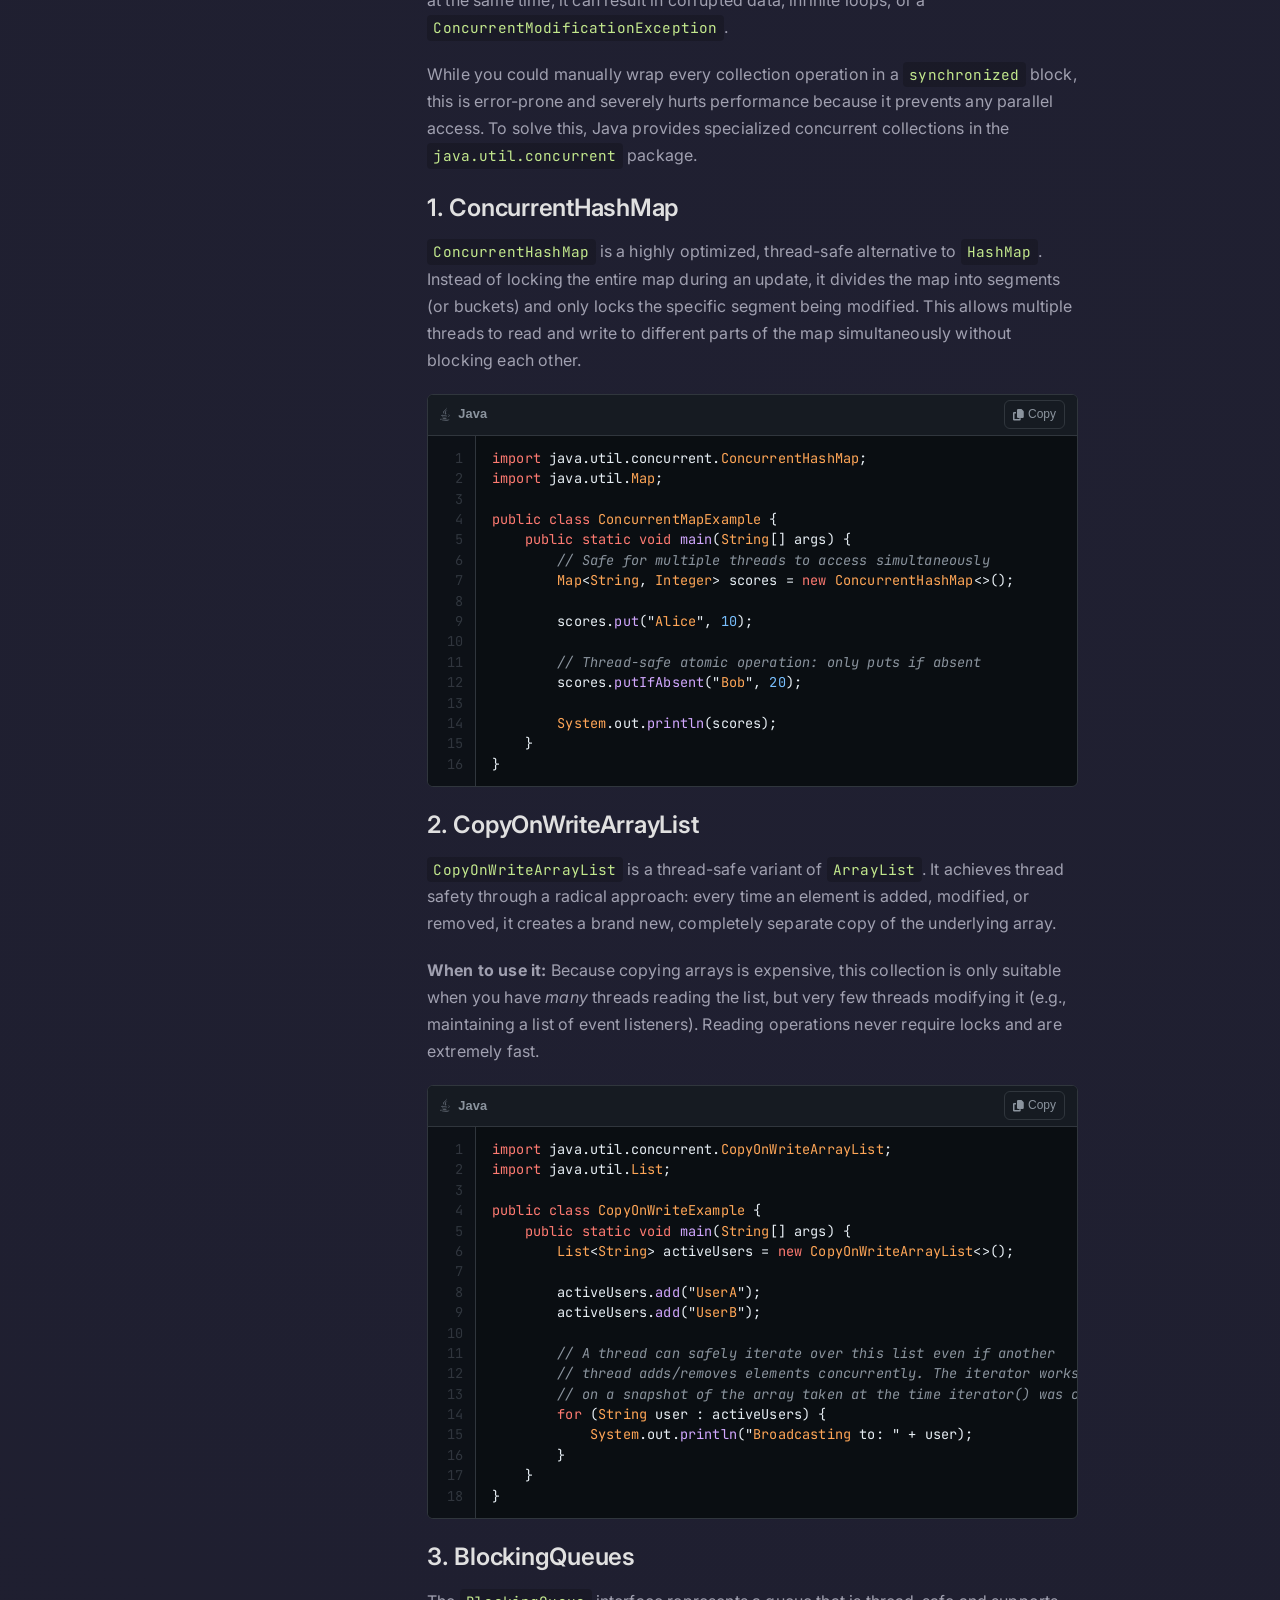
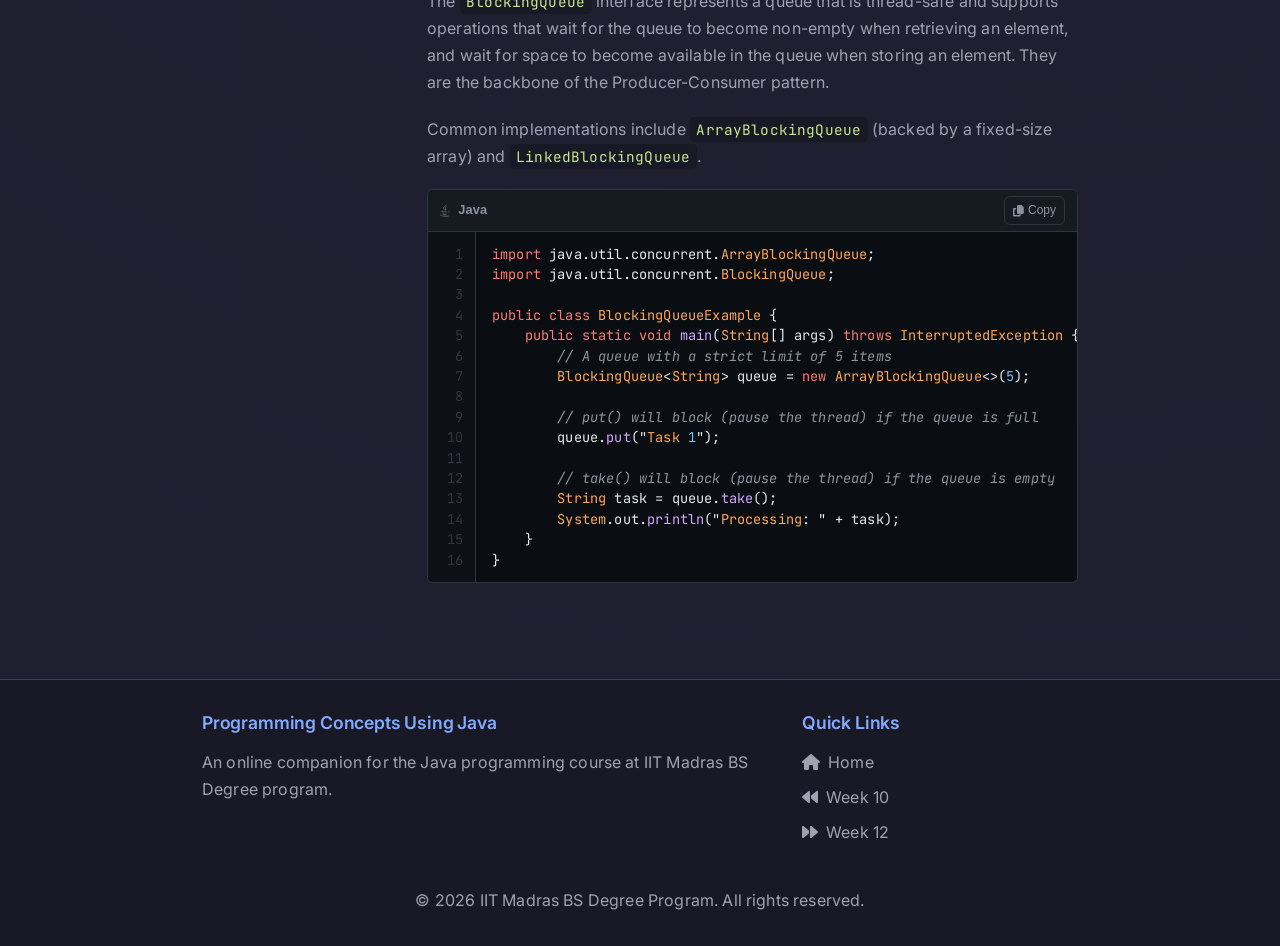
<file: week-11/summary.html>
<!doctype html>
<html lang="en">
  <head>
    <meta charset="UTF-8" />
    <meta name="viewport" content="width=device-width, initial-scale=1.0" />
    <title>Java - Week 11 Summary</title>

    <link
      href="https://fonts.googleapis.com/css2?family=Inter:wght@300;400;500;600;700&family=JetBrains+Mono:wght@400;600&display=swap"
      rel="stylesheet"
    />
    <link
      rel="stylesheet"
      href="https://cdnjs.cloudflare.com/ajax/libs/font-awesome/6.5.1/css/all.min.css"
    />

    <link
      href="https://cdn.jsdelivr.net/npm/bootstrap@5.3.2/dist/css/bootstrap.min.css"
      rel="stylesheet"
    />

    <link rel="stylesheet" href="../assets/styles.css" />
  </head>

  <body>
    <nav class="navbar navbar-expand-lg sticky-top">
      <div class="container">
        <a class="navbar-brand" href="../index.html">
          <img src="../assets/logo.png" alt="Java IIT MBS Logo" />
        </a>
        <button
          class="navbar-toggler"
          type="button"
          data-bs-toggle="collapse"
          data-bs-target="#navbarNav"
        >
          <span class="navbar-toggler-icon"></span>
        </button>
        <div class="collapse navbar-collapse" id="navbarNav">
          <ul class="navbar-nav ms-auto">
            <li class="nav-item">
              <a class="nav-link" href="../index.html"
                ><i class="fas fa-home"></i> Home</a
              >
            </li>
            <li class="nav-item">
              <a class="nav-link" href="../week-10/summary.html"
                ><i class="fas fa-backward"></i> Week 10</a
              >
            </li>
            <li class="nav-item">
              <a class="nav-link" href="../week-12/summary.html"
                ><i class="fas fa-forward"></i> Week 12</a
              >
            </li>
          </ul>
        </div>
      </div>
    </nav>

    <section class="hero-section">
      <div class="container content-container">
        <div class="hero-content">
          <div class="hero-text text-center">
            <h1>Java - Week 11</h1>
            <p>
              Monitors, Thread Lifecycle, Concurrent Programming, and
              Thread-Safe Collections
            </p>
          </div>
        </div>
      </div>
    </section>

    <div class="container content-container my-5">
      <div class="row">
        <div class="col-lg-3 mb-4">
          <div class="course-nav p-3 rounded">
            <h5 class="mb-3">Table of Contents</h5>
            <div class="nav flex-column">
              <a class="nav-link active" href="#thread-lifecycle"
                ><i class="fas fa-heartbeat me-2"></i>Thread Lifecycle</a
              >
              <a class="nav-link" href="#monitors"
                ><i class="fas fa-lock me-2"></i>Monitors in Java</a
              >
              <a class="nav-link" href="#reentrant-locks"
                ><i class="fas fa-key me-2"></i>Reentrant Locks</a
              >
              <a class="nav-link" href="#thread-operations"
                ><i class="fas fa-cogs me-2"></i>Thread Operations</a
              >
              <a class="nav-link" href="#thread-safe-collections"
                ><i class="fas fa-boxes me-2"></i>Thread-Safe Collections</a
              >
            </div>
          </div>
        </div>

        <div class="col-lg-9">
          <section id="thread-lifecycle" class="mb-5">
            <h2>The Lifecycle of a Java Thread</h2>
            <p>
              In Java, a thread goes through various states from the moment it
              is created until it finishes execution. Understanding these states
              is crucial for debugging concurrent programs. You can check a
              thread's current state using the <code>t.getState()</code> method.
            </p>

            <h3 class="mt-4">The Six Thread States</h3>
            <ol>
              <li class="mb-2">
                <strong>New:</strong> A thread is in this state when the object
                is created using the <code>new</code> operator (e.g.,
                <code>Thread t = new Thread()</code>) but the
                <code>start()</code> method has not been called yet.
              </li>
              <li class="mb-2">
                <strong>Runnable:</strong> After calling <code>start()</code>,
                the thread becomes runnable. It is ready to be scheduled for
                execution by the thread scheduler. Note that "Runnable" doesn't
                necessarily mean it is actively running on the CPU at that exact
                moment; it could be waiting for its time-slice.
              </li>
              <li class="mb-2">
                <strong>Blocked:</strong> A thread enters this state when it is
                waiting to acquire a lock to enter a
                <code>synchronized</code> block or method. It is unblocked when
                the lock becomes available.
              </li>
              <li class="mb-2">
                <strong>Waiting:</strong> A thread is in a waiting state when it
                temporarily suspends its execution by calling
                <code>wait()</code>. It will remain in this state until another
                thread wakes it up by calling <code>notify()</code> or
                <code>notifyAll()</code>.
              </li>
              <li class="mb-2">
                <strong>Timed Waiting:</strong> Similar to Waiting, but with a
                specified time limit. A thread enters this state when calling
                methods like <code>sleep(milliseconds)</code> or
                <code>wait(timeout)</code>. It returns to the Runnable state
                once the timer expires.
              </li>
              <li class="mb-2">
                <strong>Terminated (Dead):</strong> The thread has finished
                executing its <code>run()</code> method naturally, or it was
                forcefully stopped due to an unhandled exception. Once a thread
                is dead, it cannot be restarted.
              </li>
            </ol>
          </section>

          <hr class="my-5 border-color" />

          <section id="monitors" class="mb-5">
            <h2>Monitors and Synchronization in Java</h2>
            <p>
              Java natively supports the concept of Monitors. Every object in
              Java can act as a monitor, meaning it can use a built-in lock to
              enforce mutual exclusion. This ensures that only one thread can
              execute a critical section of code at a time.
            </p>

            <h3 class="mt-4">The <code>synchronized</code> Keyword</h3>
            <p>
              You apply the <code>synchronized</code> keyword to methods or code
              blocks. When a thread invokes a synchronized method, it must first
              acquire the intrinsic lock of that object. If another thread
              already holds the lock, the new thread is
              <strong>Blocked</strong>.
            </p>

            <div class="code-block-wrapper">
              <div class="code-header">
                <div class="code-language">
                  <i class="fab fa-java"></i> Java
                </div>
                <button class="copy-button">
                  <i class="fas fa-copy"></i> Copy
                </button>
              </div>
              <pre><code>public class BankAccount {
    private double balance = 1000.0;

    // Only one thread can execute this method at a time on a given object
    public synchronized void deposit(double amount) {
        balance += amount;
    }

    public synchronized void withdraw(double amount) {
        if (balance >= amount) {
            balance -= amount;
        }
    }

    // Unsynchronized method - multiple threads can call this simultaneously
    public double getBalance() {
        return balance; 
    }
}</code></pre>
            </div>

            <h3 class="mt-4">Synchronized Blocks</h3>
            <p>
              Sometimes you don't want to lock an entire method, just a small
              critical section. You can use a synchronized block, explicitly
              specifying the object whose lock you want to acquire.
            </p>
            <div class="code-block-wrapper">
              <div class="code-header">
                <div class="code-language">
                  <i class="fab fa-java"></i> Java
                </div>
                <button class="copy-button">
                  <i class="fas fa-copy"></i> Copy
                </button>
              </div>
              <pre><code>public class DataProcessor {
    private final Object lockObject = new Object();

    public void process() {
        System.out.println("Doing some independent work...");
        
        // Acquiring the lock on a specific object
        synchronized(lockObject) {
            System.out.println("Inside critical section.");
            // Shared resource modification goes here
        }
    }
}</code></pre>
            </div>

            <h3 class="mt-4">
              Inter-Thread Communication: <code>wait()</code> and
              <code>notify()</code>
            </h3>
            <p>
              Inside a synchronized area, a thread might realize it cannot
              proceed (e.g., trying to withdraw money, but the balance is too
              low). Instead of looping endlessly ("busy waiting"), it should
              call <code>wait()</code>.
            </p>
            <ul>
              <li>
                <strong><code>wait()</code>:</strong> The thread gives up the
                lock and enters the Waiting state. It joins the object's
                internal waiting queue.
              </li>
              <li>
                <strong><code>notifyAll()</code>:</strong> Wakes up
                <strong>all</strong> threads that are waiting on this object's
                lock. They will then compete to re-acquire the lock.
              </li>
              <li>
                <strong><code>notify()</code>:</strong> Wakes up a single,
                arbitrary thread from the waiting queue.
              </li>
            </ul>

            <div class="code-block-wrapper">
              <div class="code-header">
                <div class="code-language">
                  <i class="fab fa-java"></i> Java
                </div>
                <button class="copy-button">
                  <i class="fas fa-copy"></i> Copy
                </button>
              </div>
              <pre><code>public class SharedBuffer {
    private boolean dataAvailable = false;

    public synchronized void produce() {
        dataAvailable = true;
        System.out.println("Data produced!");
        notifyAll(); // Wake up consumers waiting for data
    }

    public synchronized void consume() {
        // Always use a while loop for wait() to handle spurious wakeups
        while (!dataAvailable) {
            try {
                wait(); // Release the lock and wait
            } catch (InterruptedException e) {
                System.out.println("Thread interrupted.");
            }
        }
        System.out.println("Data consumed!");
        dataAvailable = false;
    }
}</code></pre>
            </div>
          </section>

          <hr class="my-5 border-color" />

          <section id="reentrant-locks" class="mb-5">
            <h2>Reentrant Locks</h2>
            <p>
              While the <code>synchronized</code> keyword is convenient, Java
              provides a more flexible and explicit locking mechanism in the
              <code>java.util.concurrent.locks</code> package: the
              <code>ReentrantLock</code>.
            </p>

            <h3 class="mt-4">Using ReentrantLock</h3>
            <p>
              A <code>ReentrantLock</code> works similarly to a standard object
              lock but requires you to manually call <code>lock()</code> and
              <code>unlock()</code>. Because you manually acquire it, you
              <strong>must</strong> ensure it gets released, even if an
              exception occurs. Therefore, the <code>unlock()</code> call is
              almost always placed inside a <code>finally</code> block.
            </p>

            <div class="code-block-wrapper">
              <div class="code-header">
                <div class="code-language">
                  <i class="fab fa-java"></i> Java
                </div>
                <button class="copy-button">
                  <i class="fas fa-copy"></i> Copy
                </button>
              </div>
              <pre><code>import java.util.concurrent.locks.Lock;
import java.util.concurrent.locks.ReentrantLock;

public class Bank {
    private Lock bankLock = new ReentrantLock();
    private double[] accounts = new double[100];

    public void transfer(int from, int to, double amount) {
        bankLock.lock(); // Acquire the lock
        try {
            if (accounts[from] < amount) return;
            accounts[from] -= amount;
            accounts[to] += amount;
        } finally {
            bankLock.unlock(); // Always release the lock in finally block
        }
    }
}</code></pre>
            </div>

            <h3 class="mt-4">Why is it called "Reentrant"?</h3>
            <p>
              A lock is "reentrant" if a thread that already holds the lock can
              acquire it again without blocking itself. The lock maintains a
              "hold count." Every time the owning thread calls
              <code>lock()</code>, the count increases. Every time it calls
              <code>unlock()</code>, the count decreases. The lock is only
              released to other threads when the count reaches zero.
            </p>
            <p>
              This is extremely useful when a locked method calls another method
              that also requires the same lock. Without reentrancy, the thread
              would deadlock itself.
            </p>
          </section>

          <hr class="my-5 border-color" />

          <section id="thread-operations" class="mb-5">
            <h2>Concurrent Programming: Thread Operations</h2>
            <p>
              When working with multiple threads, you need ways to coordinate
              their execution, pause them, or signal them to stop.
            </p>

            <h3 class="mt-4">1. Thread.sleep()</h3>
            <p>
              <code>Thread.sleep(milliseconds)</code> causes the currently
              executing thread to pause its execution for the specified
              duration. This does not release any locks the thread holds. It is
              useful for simulating work or pacing an application. Because
              another thread might interrupt the sleeping thread, it throws an
              <code>InterruptedException</code>.
            </p>

            <h3 class="mt-4">2. The <code>join()</code> Method</h3>
            <p>
              The <code>join()</code> method allows one thread to wait for the
              completion of another. If Thread A calls
              <code>ThreadB.join()</code>, Thread A will pause execution until
              Thread B finishes completely.
            </p>

            <div class="code-block-wrapper">
              <div class="code-header">
                <div class="code-language">
                  <i class="fab fa-java"></i> Java
                </div>
                <button class="copy-button">
                  <i class="fas fa-copy"></i> Copy
                </button>
              </div>
              <pre><code>public class JoinExample {
    public static void main(String[] args) throws InterruptedException {
        Thread worker = new Thread(() -> {
            for (int i = 1; i <= 3; i++) {
                System.out.println("Worker thread processing: " + i);
                try { Thread.sleep(500); } catch (InterruptedException e) {}
            }
        });

        worker.start();
        
        // The main thread will stop here and wait for 'worker' to finish
        worker.join(); 
        
        System.out.println("Worker finished. Main thread resuming.");
    }
}</code></pre>
            </div>

            <h3 class="mt-4">3. Thread Interruption</h3>
            <p>
              You cannot safely "kill" a thread from the outside in Java
              (methods like <code>stop()</code> are deprecated). Instead, you
              politely ask it to stop using the <code>interrupt()</code> method.
            </p>
            <p>
              If a thread is currently blocked in a <code>sleep()</code> or
              <code>wait()</code> call, calling <code>interrupt()</code> on it
              will immediately wake it up and throw an
              <code>InterruptedException</code>. If the thread is executing
              normally, calling <code>interrupt()</code> just sets a flag. The
              thread itself should periodically check
              <code>isInterrupted()</code> and decide how to terminate
              gracefully.
            </p>

            <div class="code-block-wrapper">
              <div class="code-header">
                <div class="code-language">
                  <i class="fab fa-java"></i> Java
                </div>
                <button class="copy-button">
                  <i class="fas fa-copy"></i> Copy
                </button>
              </div>
              <pre><code>public class InterruptExample {
    public static void main(String[] args) throws InterruptedException {
        Thread task = new Thread(() -> {
            for (int i = 0; i < 1000; i++) {
                // Periodically check if we have been asked to stop
                if (Thread.currentThread().isInterrupted()) {
                    System.out.println("Interrupted! Terminating early.");
                    break;
                }
                System.out.print(i + " ");
            }
        });

        task.start();
        Thread.sleep(1); // Let it run for a tiny bit
        
        // Signal the thread to stop
        task.interrupt(); 
    }
}</code></pre>
            </div>
          </section>

          <hr class="my-5 border-color" />

          <section id="thread-safe-collections" class="mb-5">
            <h2>Thread-Safe Collections</h2>
            <p>
              Standard Java collections like <code>ArrayList</code>,
              <code>HashMap</code>, and <code>HashSet</code> are
              <strong>not</strong> thread-safe. If multiple threads try to add
              or remove elements from a standard <code>ArrayList</code> at the
              same time, it can result in corrupted data, infinite loops, or a
              <code>ConcurrentModificationException</code>.
            </p>
            <p>
              While you could manually wrap every collection operation in a
              <code>synchronized</code> block, this is error-prone and severely
              hurts performance because it prevents any parallel access. To
              solve this, Java provides specialized concurrent collections in
              the <code>java.util.concurrent</code> package.
            </p>

            <h3 class="mt-4">1. ConcurrentHashMap</h3>
            <p>
              <code>ConcurrentHashMap</code> is a highly optimized, thread-safe
              alternative to <code>HashMap</code>. Instead of locking the entire
              map during an update, it divides the map into segments (or
              buckets) and only locks the specific segment being modified. This
              allows multiple threads to read and write to different parts of
              the map simultaneously without blocking each other.
            </p>

            <div class="code-block-wrapper">
              <div class="code-header">
                <div class="code-language">
                  <i class="fab fa-java"></i> Java
                </div>
                <button class="copy-button">
                  <i class="fas fa-copy"></i> Copy
                </button>
              </div>
              <pre><code>import java.util.concurrent.ConcurrentHashMap;
import java.util.Map;

public class ConcurrentMapExample {
    public static void main(String[] args) {
        // Safe for multiple threads to access simultaneously
        Map&lt;String, Integer&gt; scores = new ConcurrentHashMap&lt;&gt;();
        
        scores.put("Alice", 10);
        
        // Thread-safe atomic operation: only puts if absent
        scores.putIfAbsent("Bob", 20); 
        
        System.out.println(scores);
    }
}</code></pre>
            </div>

            <h3 class="mt-4">2. CopyOnWriteArrayList</h3>
            <p>
              <code>CopyOnWriteArrayList</code> is a thread-safe variant of
              <code>ArrayList</code>. It achieves thread safety through a
              radical approach: every time an element is added, modified, or
              removed, it creates a brand new, completely separate copy of the
              underlying array.
            </p>
            <p>
              <strong>When to use it:</strong> Because copying arrays is
              expensive, this collection is only suitable when you have
              <em>many</em> threads reading the list, but very few threads
              modifying it (e.g., maintaining a list of event listeners).
              Reading operations never require locks and are extremely fast.
            </p>

            <div class="code-block-wrapper">
              <div class="code-header">
                <div class="code-language">
                  <i class="fab fa-java"></i> Java
                </div>
                <button class="copy-button">
                  <i class="fas fa-copy"></i> Copy
                </button>
              </div>
              <pre><code>import java.util.concurrent.CopyOnWriteArrayList;
import java.util.List;

public class CopyOnWriteExample {
    public static void main(String[] args) {
        List&lt;String&gt; activeUsers = new CopyOnWriteArrayList&lt;&gt;();
        
        activeUsers.add("UserA");
        activeUsers.add("UserB");
        
        // A thread can safely iterate over this list even if another
        // thread adds/removes elements concurrently. The iterator works
        // on a snapshot of the array taken at the time iterator() was called.
        for (String user : activeUsers) {
            System.out.println("Broadcasting to: " + user);
        }
    }
}</code></pre>
            </div>

            <h3 class="mt-4">3. BlockingQueues</h3>
            <p>
              The <code>BlockingQueue</code> interface represents a queue that
              is thread-safe and supports operations that wait for the queue to
              become non-empty when retrieving an element, and wait for space to
              become available in the queue when storing an element. They are
              the backbone of the Producer-Consumer pattern.
            </p>
            <p>
              Common implementations include
              <code>ArrayBlockingQueue</code> (backed by a fixed-size array) and
              <code>LinkedBlockingQueue</code>.
            </p>

            <div class="code-block-wrapper">
              <div class="code-header">
                <div class="code-language">
                  <i class="fab fa-java"></i> Java
                </div>
                <button class="copy-button">
                  <i class="fas fa-copy"></i> Copy
                </button>
              </div>
              <pre><code>import java.util.concurrent.ArrayBlockingQueue;
import java.util.concurrent.BlockingQueue;

public class BlockingQueueExample {
    public static void main(String[] args) throws InterruptedException {
        // A queue with a strict limit of 5 items
        BlockingQueue&lt;String&gt; queue = new ArrayBlockingQueue&lt;&gt;(5);

        // put() will block (pause the thread) if the queue is full
        queue.put("Task 1"); 
        
        // take() will block (pause the thread) if the queue is empty
        String task = queue.take(); 
        System.out.println("Processing: " + task);
    }
}</code></pre>
            </div>
          </section>
        </div>
      </div>
    </div>

    <footer>
      <div class="container content-container">
        <div class="row">
          <div class="col-lg-8 mb-4">
            <h5>Programming Concepts Using Java</h5>
            <p>
              An online companion for the Java programming course at IIT Madras
              BS Degree program.
            </p>
          </div>
          <div class="col-lg-4 mb-4">
            <h5>Quick Links</h5>
            <ul class="list-unstyled">
              <li>
                <a href="../index.html"><i class="fas fa-home me-2"></i>Home</a>
              </li>
              <li>
                <a href="../week-10/summary.html"
                  ><i class="fas fa-backward me-2"></i>Week 10</a
                >
              </li>
              <li>
                <a href="../week-12/summary.html"
                  ><i class="fas fa-forward me-2"></i>Week 12</a
                >
              </li>
            </ul>
          </div>
        </div>
        <div class="text-center">
          <p class="mb-0">
            &copy; 2026 IIT Madras BS Degree Program. All rights reserved.
          </p>
        </div>
      </div>
    </footer>

    <script src="https://cdn.jsdelivr.net/npm/bootstrap@5.3.2/dist/js/bootstrap.bundle.min.js"></script>
    <script src="../assets/js/codeblocks.js"></script>
  </body>
</html>
</file>
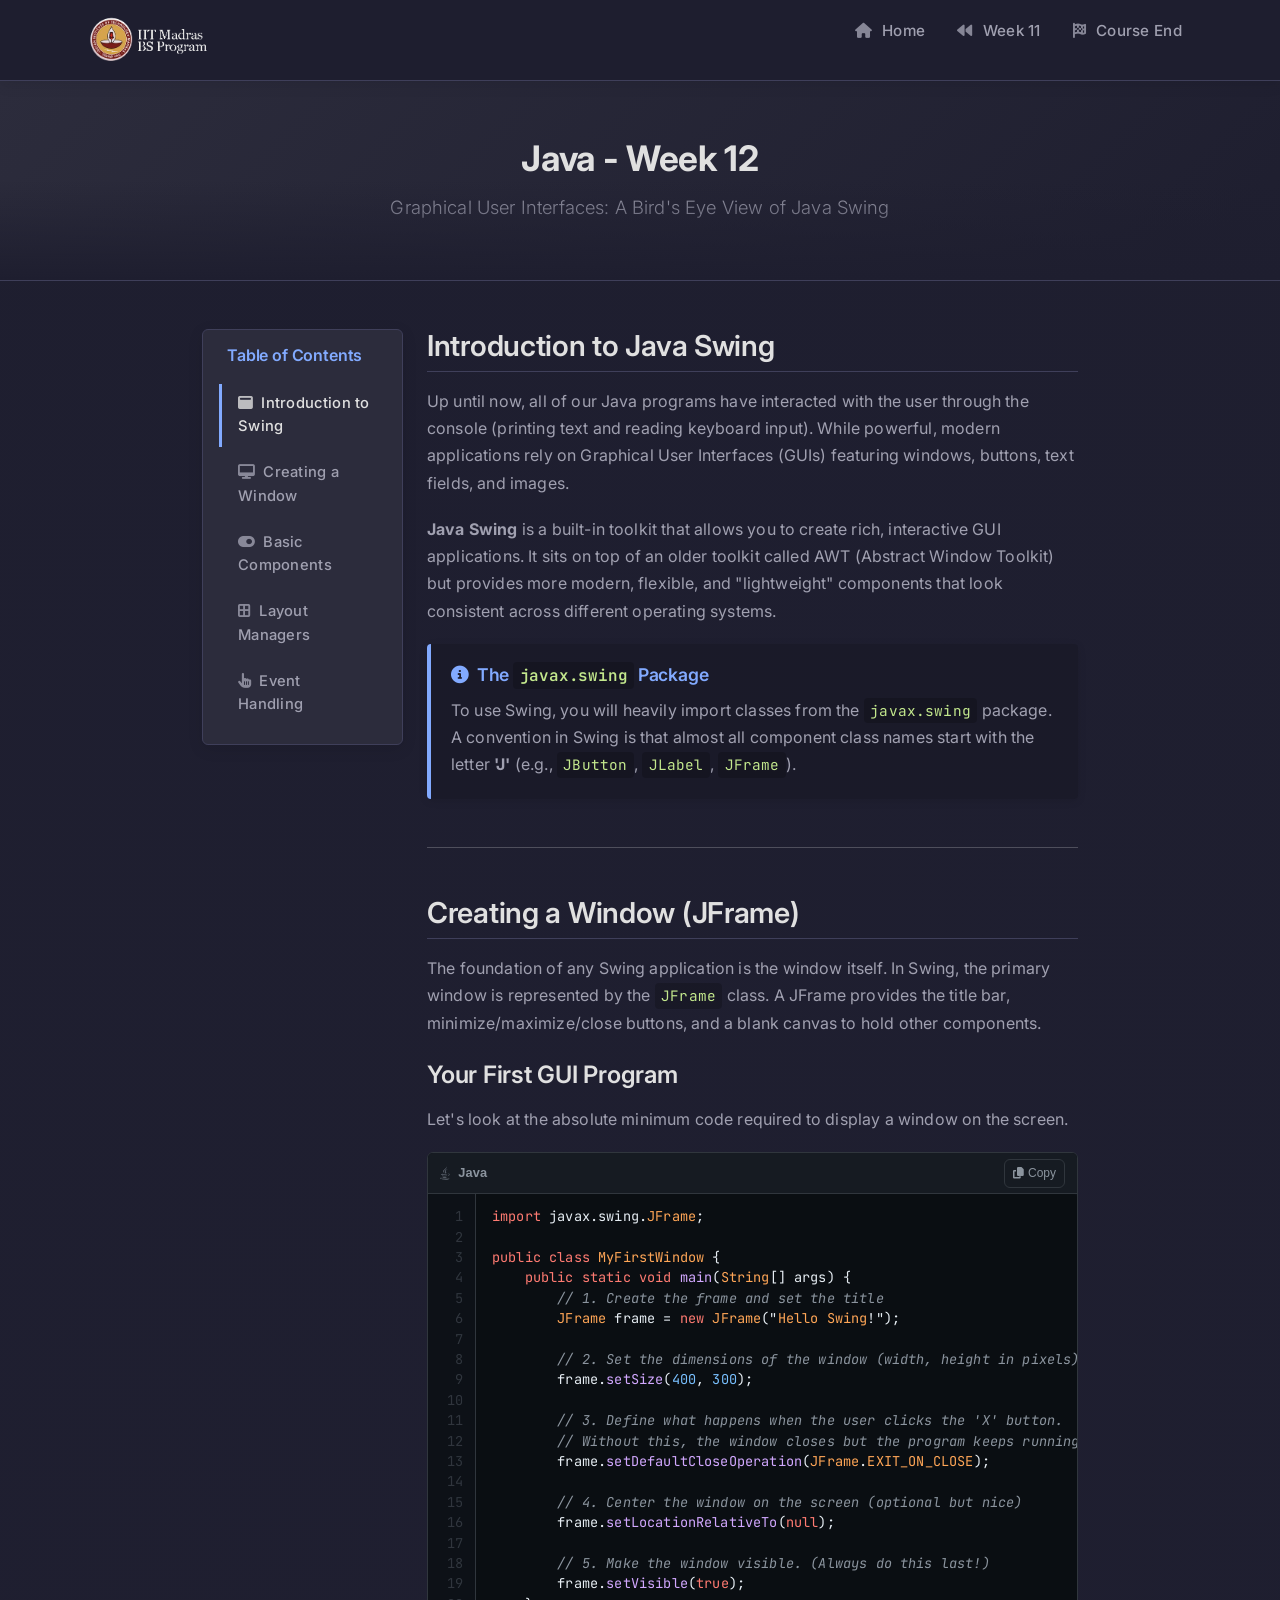
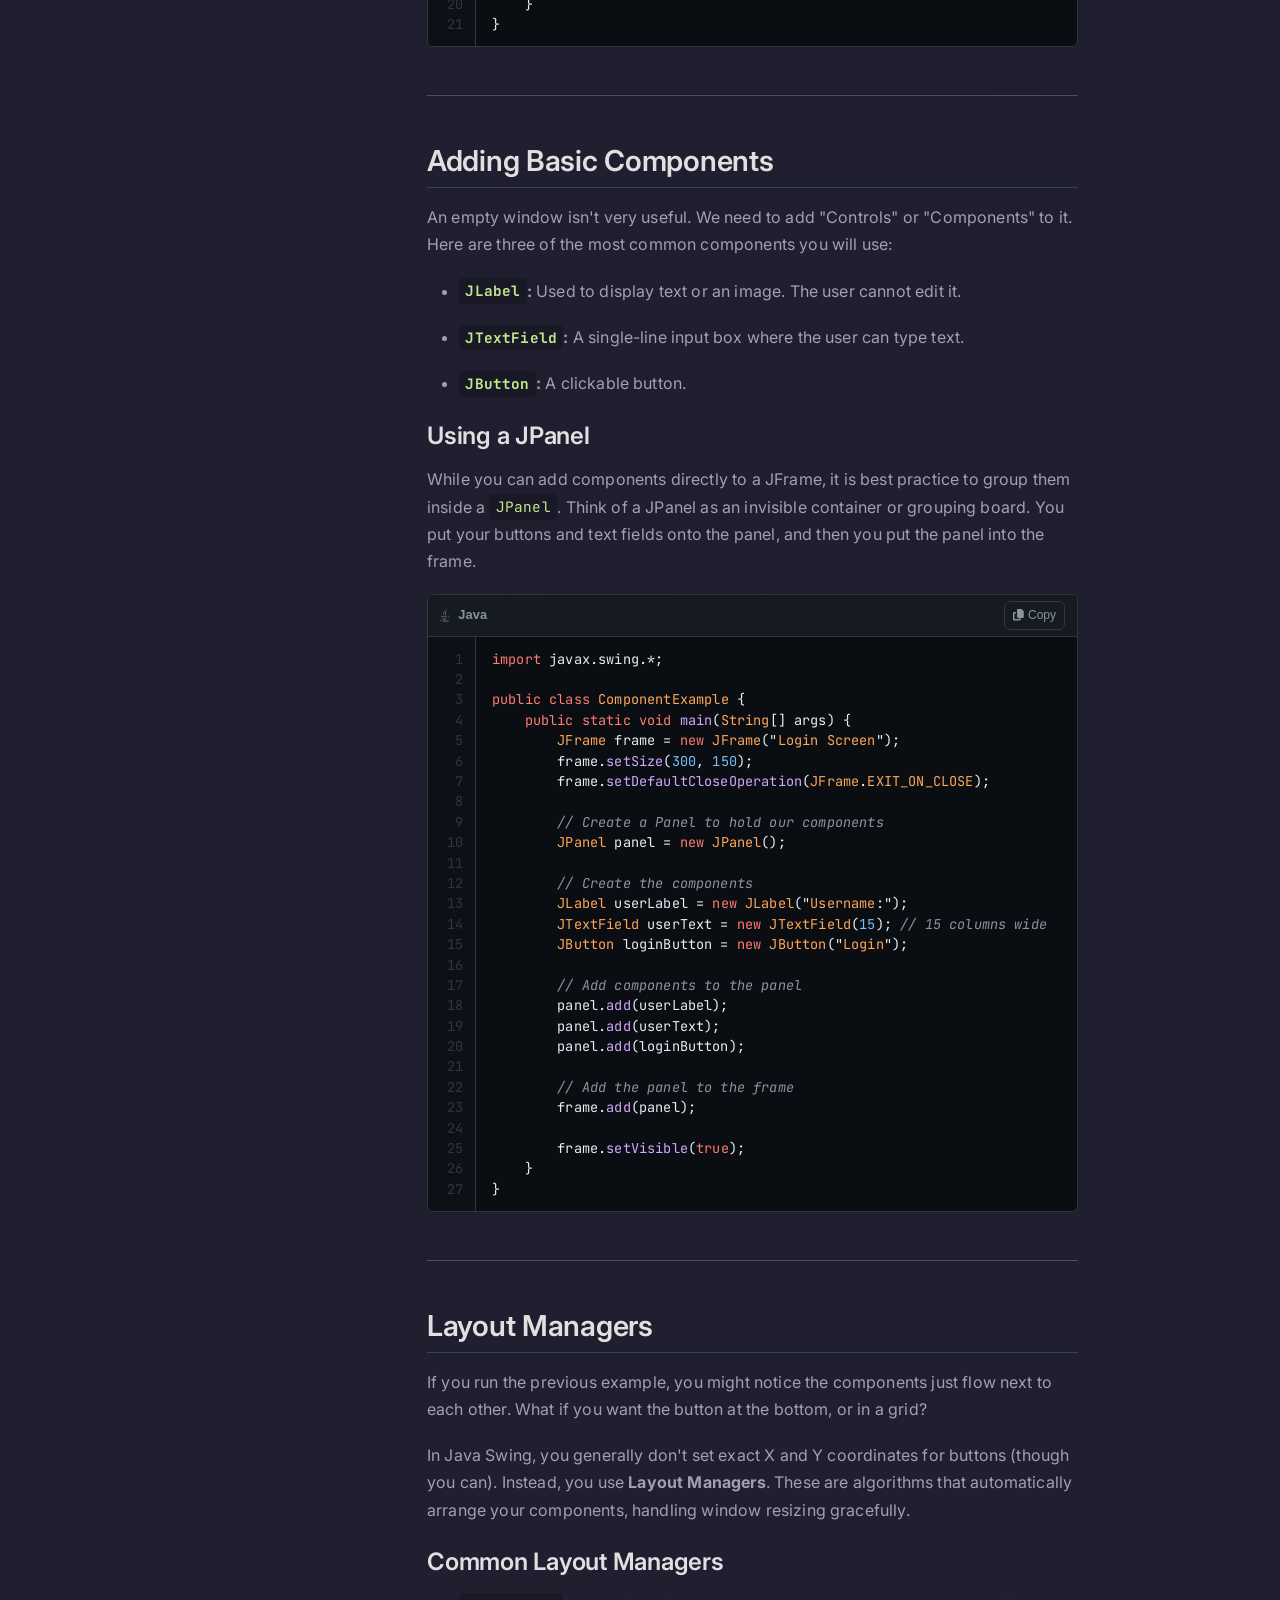
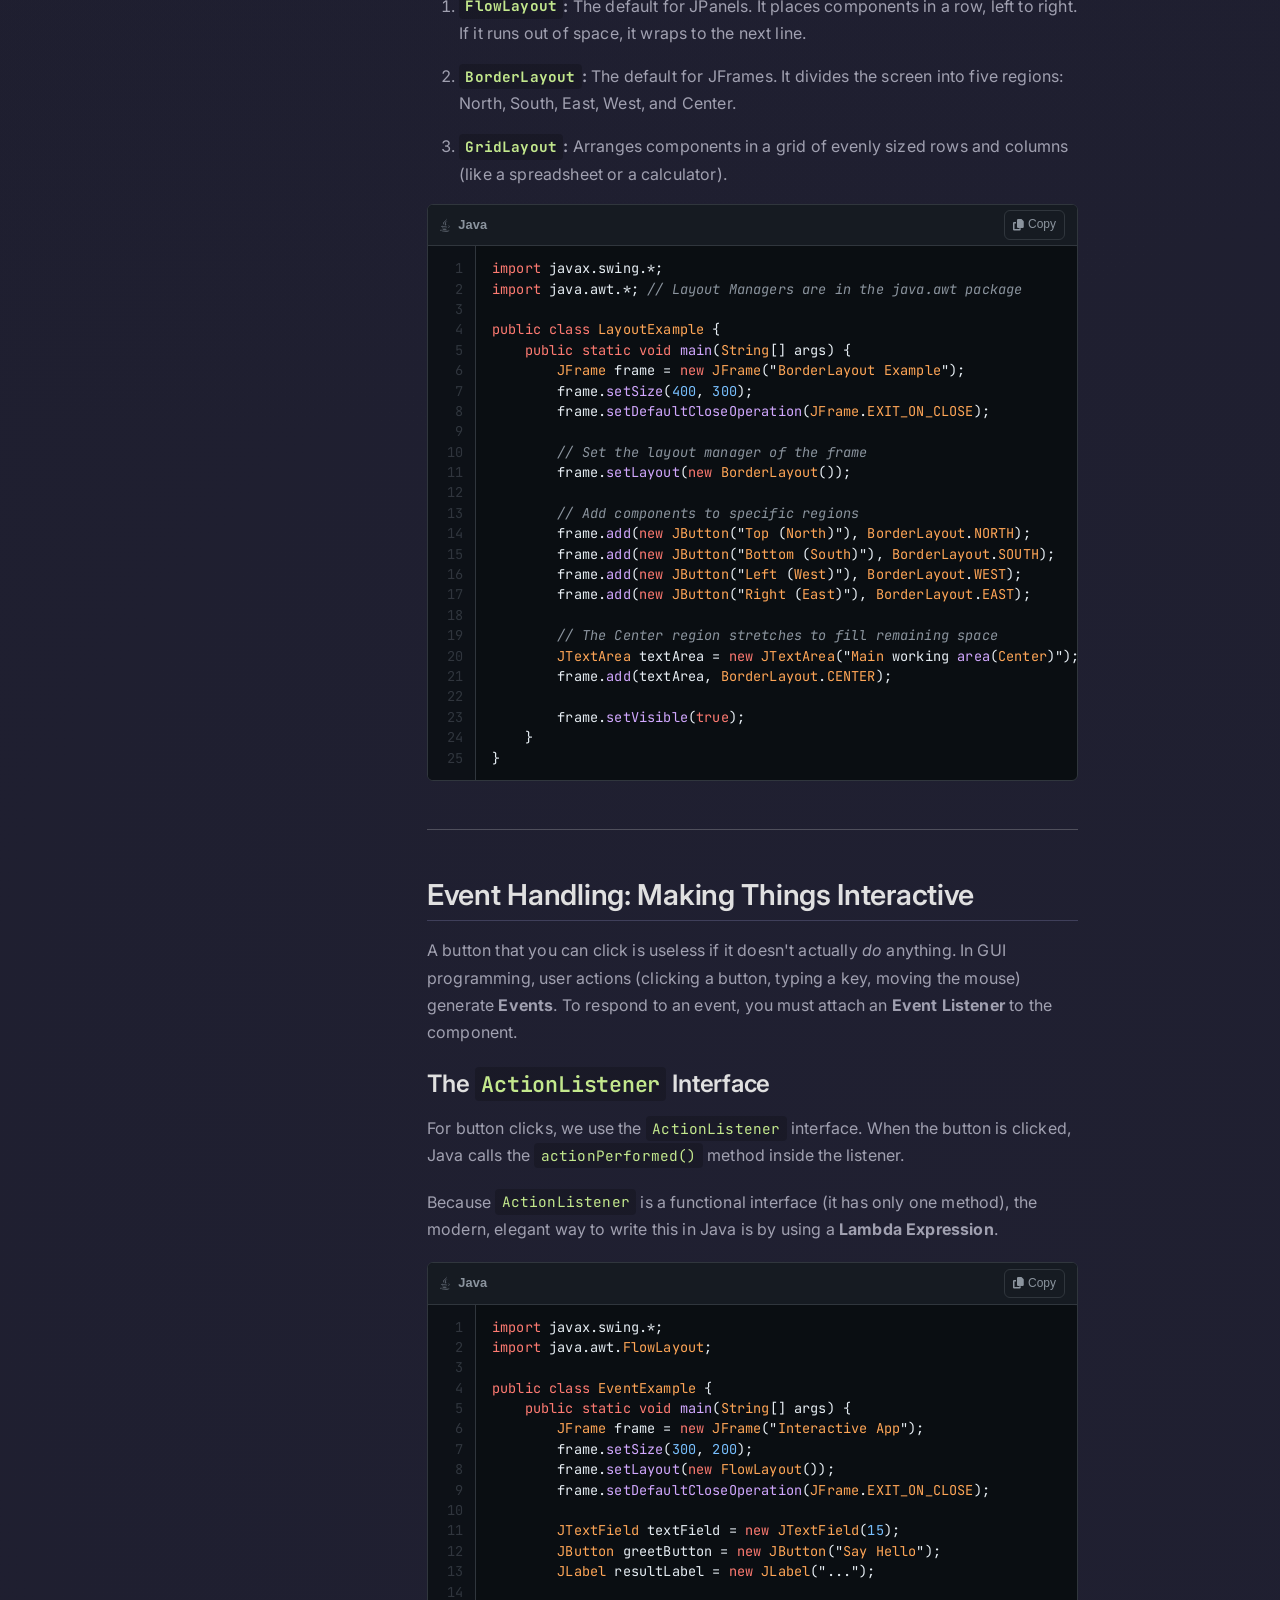
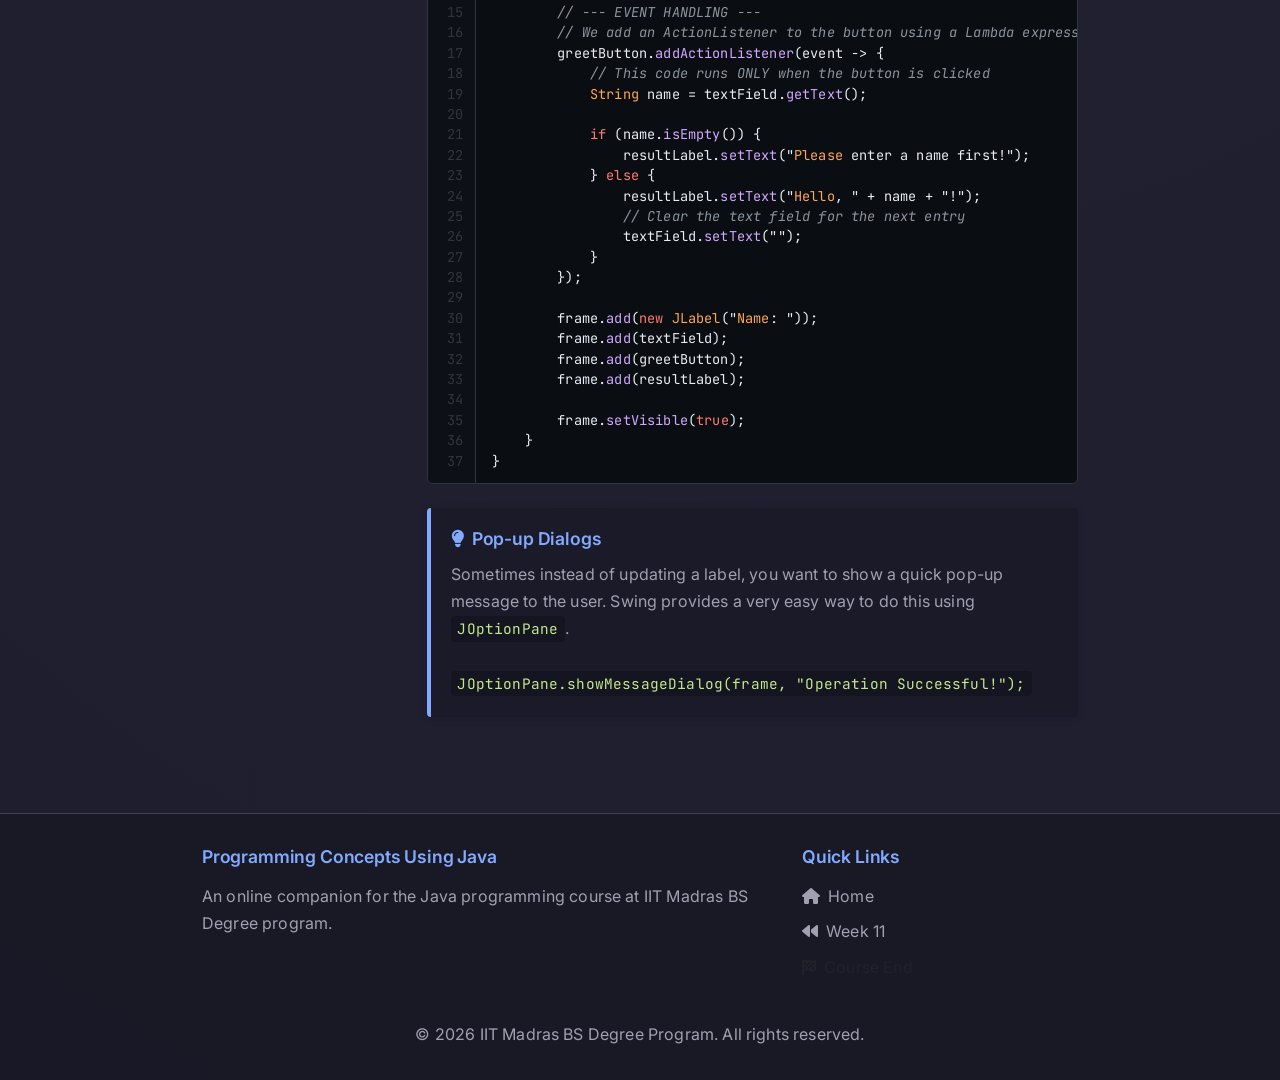
<file: week-12/summary.html>
<!doctype html>
<html lang="en">
  <head>
    <meta charset="UTF-8" />
    <meta name="viewport" content="width=device-width, initial-scale=1.0" />
    <title>Java - Week 12 Summary</title>

    <link
      href="https://fonts.googleapis.com/css2?family=Inter:wght@300;400;500;600;700&family=JetBrains+Mono:wght@400;600&display=swap"
      rel="stylesheet"
    />
    <link
      rel="stylesheet"
      href="https://cdnjs.cloudflare.com/ajax/libs/font-awesome/6.5.1/css/all.min.css"
    />

    <link
      href="https://cdn.jsdelivr.net/npm/bootstrap@5.3.2/dist/css/bootstrap.min.css"
      rel="stylesheet"
    />

    <link rel="stylesheet" href="../assets/styles.css" />
  </head>

  <body>
    <nav class="navbar navbar-expand-lg sticky-top">
      <div class="container">
        <a class="navbar-brand" href="../index.html">
          <img src="../assets/logo.png" alt="Java IIT MBS Logo" />
        </a>
        <button
          class="navbar-toggler"
          type="button"
          data-bs-toggle="collapse"
          data-bs-target="#navbarNav"
        >
          <span class="navbar-toggler-icon"></span>
        </button>
        <div class="collapse navbar-collapse" id="navbarNav">
          <ul class="navbar-nav ms-auto">
            <li class="nav-item">
              <a class="nav-link" href="../index.html"
                ><i class="fas fa-home"></i> Home</a
              >
            </li>
            <li class="nav-item">
              <a class="nav-link" href="../week-11/summary.html"
                ><i class="fas fa-backward"></i> Week 11</a
              >
            </li>
            <li class="nav-item">
              <a class="nav-link disabled" href="#"
                ><i class="fas fa-flag-checkered"></i> Course End</a
              >
            </li>
          </ul>
        </div>
      </div>
    </nav>

    <section class="hero-section">
      <div class="container content-container">
        <div class="hero-content">
          <div class="hero-text text-center">
            <h1>Java - Week 12</h1>
            <p>Graphical User Interfaces: A Bird's Eye View of Java Swing</p>
          </div>
        </div>
      </div>
    </section>

    <div class="container content-container my-5">
      <div class="row">
        <div class="col-lg-3 mb-4">
          <div class="course-nav p-3 rounded">
            <h5 class="mb-3">Table of Contents</h5>
            <div class="nav flex-column">
              <a class="nav-link active" href="#intro-to-swing"
                ><i class="fas fa-window-maximize me-2"></i>Introduction to
                Swing</a
              >
              <a class="nav-link" href="#creating-windows"
                ><i class="fas fa-desktop me-2"></i>Creating a Window</a
              >
              <a class="nav-link" href="#basic-components"
                ><i class="fas fa-toggle-on me-2"></i>Basic Components</a
              >
              <a class="nav-link" href="#layout-managers"
                ><i class="fas fa-border-all me-2"></i>Layout Managers</a
              >
              <a class="nav-link" href="#event-handling"
                ><i class="fas fa-hand-pointer me-2"></i>Event Handling</a
              >
            </div>
          </div>
        </div>

        <div class="col-lg-9">
          <section id="intro-to-swing" class="mb-5">
            <h2>Introduction to Java Swing</h2>
            <p>
              Up until now, all of our Java programs have interacted with the
              user through the console (printing text and reading keyboard
              input). While powerful, modern applications rely on Graphical User
              Interfaces (GUIs) featuring windows, buttons, text fields, and
              images.
            </p>
            <p>
              <strong>Java Swing</strong> is a built-in toolkit that allows you
              to create rich, interactive GUI applications. It sits on top of an
              older toolkit called AWT (Abstract Window Toolkit) but provides
              more modern, flexible, and "lightweight" components that look
              consistent across different operating systems.
            </p>

            <div class="note-box mt-3">
              <h5>
                <i class="fas fa-info-circle me-2"></i>The
                <code>javax.swing</code> Package
              </h5>
              <p class="mb-0">
                To use Swing, you will heavily import classes from the
                <code>javax.swing</code> package. A convention in Swing is that
                almost all component class names start with the letter
                <strong>'J'</strong> (e.g., <code>JButton</code>,
                <code>JLabel</code>, <code>JFrame</code>).
              </p>
            </div>
          </section>

          <hr class="my-5 border-color" />

          <section id="creating-windows" class="mb-5">
            <h2>Creating a Window (JFrame)</h2>
            <p>
              The foundation of any Swing application is the window itself. In
              Swing, the primary window is represented by the
              <code>JFrame</code> class. A JFrame provides the title bar,
              minimize/maximize/close buttons, and a blank canvas to hold other
              components.
            </p>

            <h3 class="mt-4">Your First GUI Program</h3>
            <p>
              Let's look at the absolute minimum code required to display a
              window on the screen.
            </p>

            <div class="code-block-wrapper">
              <div class="code-header">
                <div class="code-language">
                  <i class="fab fa-java"></i> Java
                </div>
                <button class="copy-button">
                  <i class="fas fa-copy"></i> Copy
                </button>
              </div>
              <pre><code>import javax.swing.JFrame;

public class MyFirstWindow {
    public static void main(String[] args) {
        // 1. Create the frame and set the title
        JFrame frame = new JFrame("Hello Swing!");

        // 2. Set the dimensions of the window (width, height in pixels)
        frame.setSize(400, 300);

        // 3. Define what happens when the user clicks the 'X' button.
        // Without this, the window closes but the program keeps running in the background!
        frame.setDefaultCloseOperation(JFrame.EXIT_ON_CLOSE);

        // 4. Center the window on the screen (optional but nice)
        frame.setLocationRelativeTo(null); 

        // 5. Make the window visible. (Always do this last!)
        frame.setVisible(true); 
    }
}</code></pre>
            </div>
          </section>

          <hr class="my-5 border-color" />

          <section id="basic-components" class="mb-5">
            <h2>Adding Basic Components</h2>
            <p>
              An empty window isn't very useful. We need to add "Controls" or
              "Components" to it. Here are three of the most common components
              you will use:
            </p>
            <ul>
              <li>
                <strong><code>JLabel</code>:</strong> Used to display text or an
                image. The user cannot edit it.
              </li>
              <li>
                <strong><code>JTextField</code>:</strong> A single-line input
                box where the user can type text.
              </li>
              <li>
                <strong><code>JButton</code>:</strong> A clickable button.
              </li>
            </ul>

            <h3 class="mt-4">Using a JPanel</h3>
            <p>
              While you can add components directly to a JFrame, it is best
              practice to group them inside a <code>JPanel</code>. Think of a
              JPanel as an invisible container or grouping board. You put your
              buttons and text fields onto the panel, and then you put the panel
              into the frame.
            </p>

            <div class="code-block-wrapper">
              <div class="code-header">
                <div class="code-language">
                  <i class="fab fa-java"></i> Java
                </div>
                <button class="copy-button">
                  <i class="fas fa-copy"></i> Copy
                </button>
              </div>
              <pre><code>import javax.swing.*;

public class ComponentExample {
    public static void main(String[] args) {
        JFrame frame = new JFrame("Login Screen");
        frame.setSize(300, 150);
        frame.setDefaultCloseOperation(JFrame.EXIT_ON_CLOSE);

        // Create a Panel to hold our components
        JPanel panel = new JPanel();

        // Create the components
        JLabel userLabel = new JLabel("Username:");
        JTextField userText = new JTextField(15); // 15 columns wide
        JButton loginButton = new JButton("Login");

        // Add components to the panel
        panel.add(userLabel);
        panel.add(userText);
        panel.add(loginButton);

        // Add the panel to the frame
        frame.add(panel);

        frame.setVisible(true);
    }
}</code></pre>
            </div>
          </section>

          <hr class="my-5 border-color" />

          <section id="layout-managers" class="mb-5">
            <h2>Layout Managers</h2>
            <p>
              If you run the previous example, you might notice the components
              just flow next to each other. What if you want the button at the
              bottom, or in a grid?
            </p>
            <p>
              In Java Swing, you generally don't set exact X and Y coordinates
              for buttons (though you can). Instead, you use
              <strong>Layout Managers</strong>. These are algorithms that
              automatically arrange your components, handling window resizing
              gracefully.
            </p>

            <h3 class="mt-4">Common Layout Managers</h3>
            <ol>
              <li class="mb-3">
                <strong><code>FlowLayout</code>:</strong> The default for
                JPanels. It places components in a row, left to right. If it
                runs out of space, it wraps to the next line.
              </li>
              <li class="mb-3">
                <strong><code>BorderLayout</code>:</strong> The default for
                JFrames. It divides the screen into five regions: North, South,
                East, West, and Center.
              </li>
              <li class="mb-3">
                <strong><code>GridLayout</code>:</strong> Arranges components in
                a grid of evenly sized rows and columns (like a spreadsheet or a
                calculator).
              </li>
            </ol>

            <div class="code-block-wrapper">
              <div class="code-header">
                <div class="code-language">
                  <i class="fab fa-java"></i> Java
                </div>
                <button class="copy-button">
                  <i class="fas fa-copy"></i> Copy
                </button>
              </div>
              <pre><code>import javax.swing.*;
import java.awt.*; // Layout Managers are in the java.awt package

public class LayoutExample {
    public static void main(String[] args) {
        JFrame frame = new JFrame("BorderLayout Example");
        frame.setSize(400, 300);
        frame.setDefaultCloseOperation(JFrame.EXIT_ON_CLOSE);

        // Set the layout manager of the frame
        frame.setLayout(new BorderLayout());

        // Add components to specific regions
        frame.add(new JButton("Top (North)"), BorderLayout.NORTH);
        frame.add(new JButton("Bottom (South)"), BorderLayout.SOUTH);
        frame.add(new JButton("Left (West)"), BorderLayout.WEST);
        frame.add(new JButton("Right (East)"), BorderLayout.EAST);
        
        // The Center region stretches to fill remaining space
        JTextArea textArea = new JTextArea("Main working area (Center)");
        frame.add(textArea, BorderLayout.CENTER);

        frame.setVisible(true);
    }
}</code></pre>
            </div>
          </section>

          <hr class="my-5 border-color" />

          <section id="event-handling" class="mb-5">
            <h2>Event Handling: Making Things Interactive</h2>
            <p>
              A button that you can click is useless if it doesn't actually
              <em>do</em> anything. In GUI programming, user actions (clicking a
              button, typing a key, moving the mouse) generate
              <strong>Events</strong>. To respond to an event, you must attach
              an <strong>Event Listener</strong> to the component.
            </p>

            <h3 class="mt-4">The <code>ActionListener</code> Interface</h3>
            <p>
              For button clicks, we use the
              <code>ActionListener</code> interface. When the button is clicked,
              Java calls the <code>actionPerformed()</code> method inside the
              listener.
            </p>

            <p>
              Because <code>ActionListener</code> is a functional interface (it
              has only one method), the modern, elegant way to write this in
              Java is by using a <strong>Lambda Expression</strong>.
            </p>

            <div class="code-block-wrapper">
              <div class="code-header">
                <div class="code-language">
                  <i class="fab fa-java"></i> Java
                </div>
                <button class="copy-button">
                  <i class="fas fa-copy"></i> Copy
                </button>
              </div>
              <pre><code>import javax.swing.*;
import java.awt.FlowLayout;

public class EventExample {
    public static void main(String[] args) {
        JFrame frame = new JFrame("Interactive App");
        frame.setSize(300, 200);
        frame.setLayout(new FlowLayout());
        frame.setDefaultCloseOperation(JFrame.EXIT_ON_CLOSE);

        JTextField textField = new JTextField(15);
        JButton greetButton = new JButton("Say Hello");
        JLabel resultLabel = new JLabel("...");

        // --- EVENT HANDLING ---
        // We add an ActionListener to the button using a Lambda expression
        greetButton.addActionListener(event -> {
            // This code runs ONLY when the button is clicked
            String name = textField.getText();
            
            if (name.isEmpty()) {
                resultLabel.setText("Please enter a name first!");
            } else {
                resultLabel.setText("Hello, " + name + "!");
                // Clear the text field for the next entry
                textField.setText(""); 
            }
        });

        frame.add(new JLabel("Name: "));
        frame.add(textField);
        frame.add(greetButton);
        frame.add(resultLabel);

        frame.setVisible(true);
    }
}</code></pre>
            </div>

            <div class="note-box mt-4">
              <h5><i class="fas fa-lightbulb me-2"></i>Pop-up Dialogs</h5>
              <p class="mb-0">
                Sometimes instead of updating a label, you want to show a quick
                pop-up message to the user. Swing provides a very easy way to do
                this using <code>JOptionPane</code>. <br /><br />
                <code
                  >JOptionPane.showMessageDialog(frame, "Operation
                  Successful!");</code
                >
              </p>
            </div>
          </section>
        </div>
      </div>
    </div>

    <footer>
      <div class="container content-container">
        <div class="row">
          <div class="col-lg-8 mb-4">
            <h5>Programming Concepts Using Java</h5>
            <p>
              An online companion for the Java programming course at IIT Madras
              BS Degree program.
            </p>
          </div>
          <div class="col-lg-4 mb-4">
            <h5>Quick Links</h5>
            <ul class="list-unstyled">
              <li>
                <a href="../index.html"><i class="fas fa-home me-2"></i>Home</a>
              </li>
              <li>
                <a href="../week-11/summary.html"
                  ><i class="fas fa-backward me-2"></i>Week 11</a
                >
              </li>
              <li>
                <a href="#" class="text-muted"
                  ><i class="fas fa-flag-checkered me-2"></i>Course End</a
                >
              </li>
            </ul>
          </div>
        </div>
        <div class="text-center">
          <p class="mb-0">
            &copy; 2026 IIT Madras BS Degree Program. All rights reserved.
          </p>
        </div>
      </div>
    </footer>

    <script src="https://cdn.jsdelivr.net/npm/bootstrap@5.3.2/dist/js/bootstrap.bundle.min.js"></script>
    <script src="../assets/js/codeblocks.js"></script>
  </body>
</html>
</file>
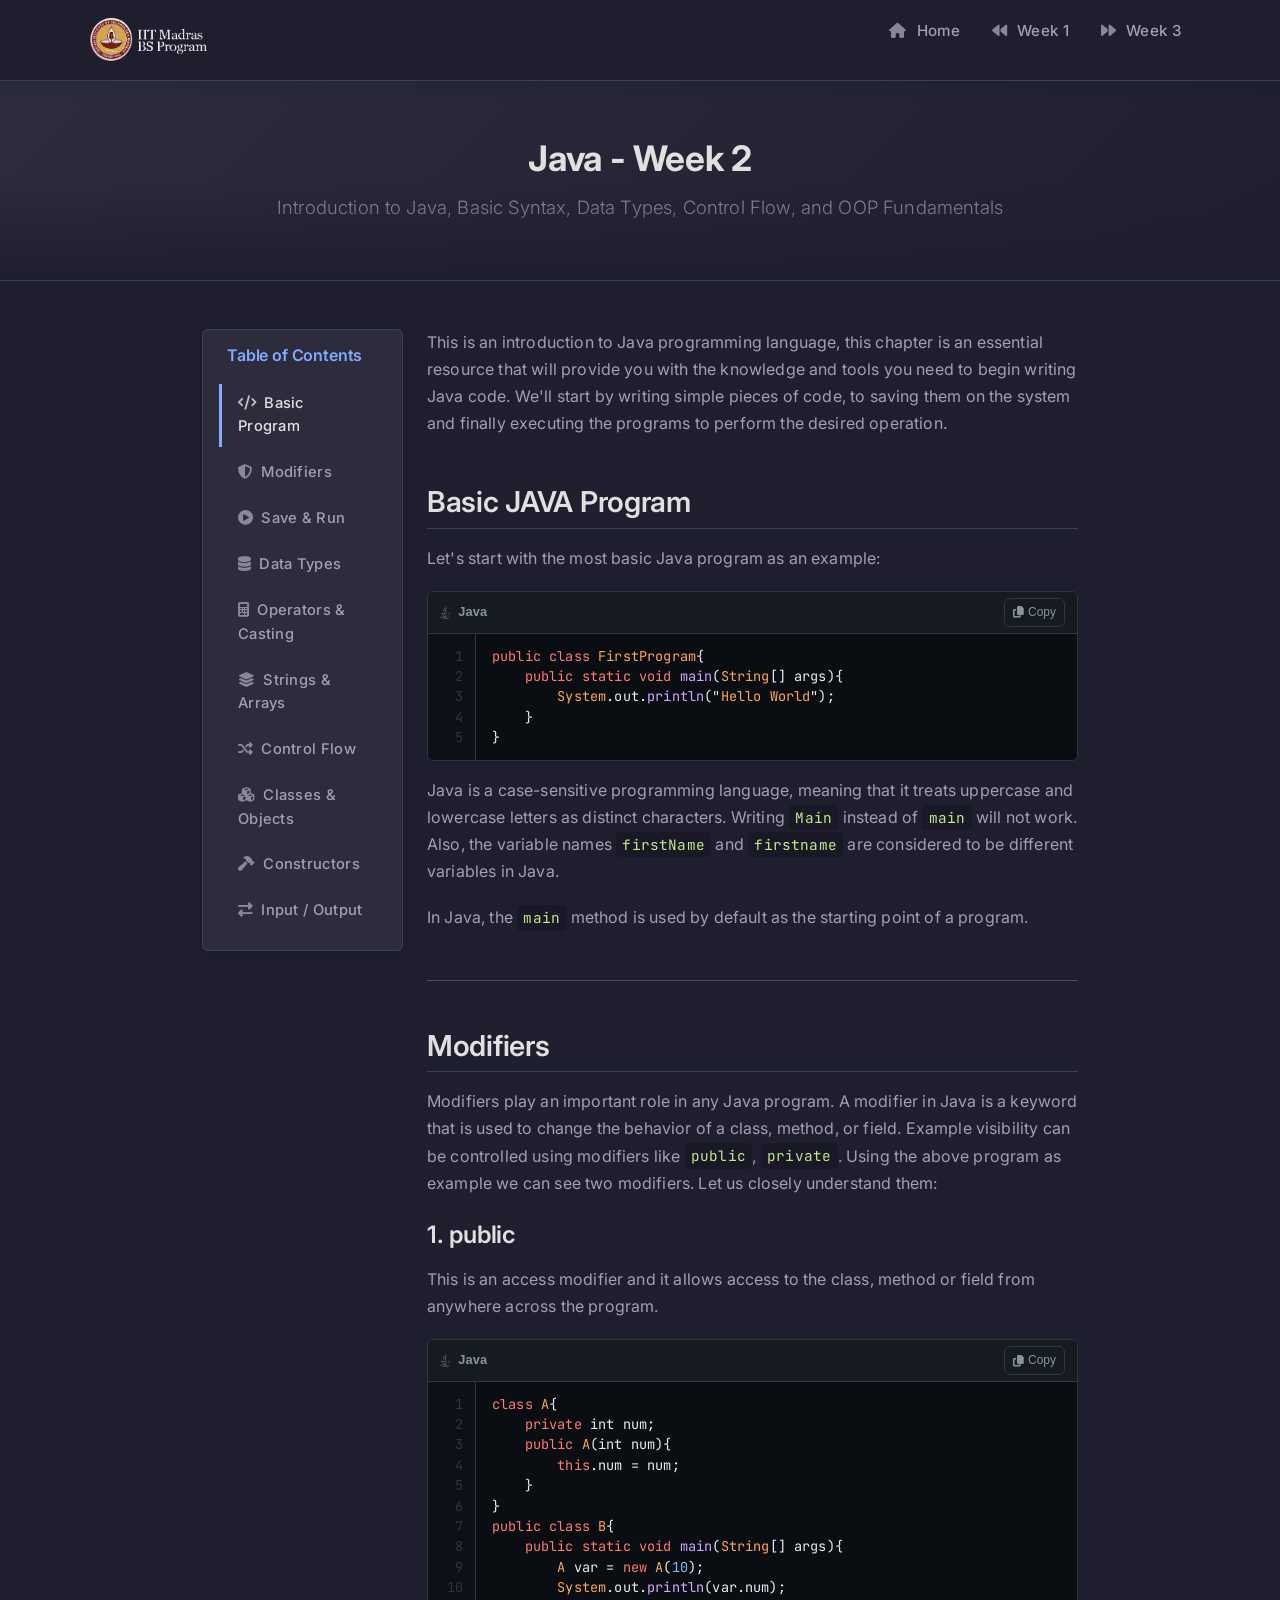
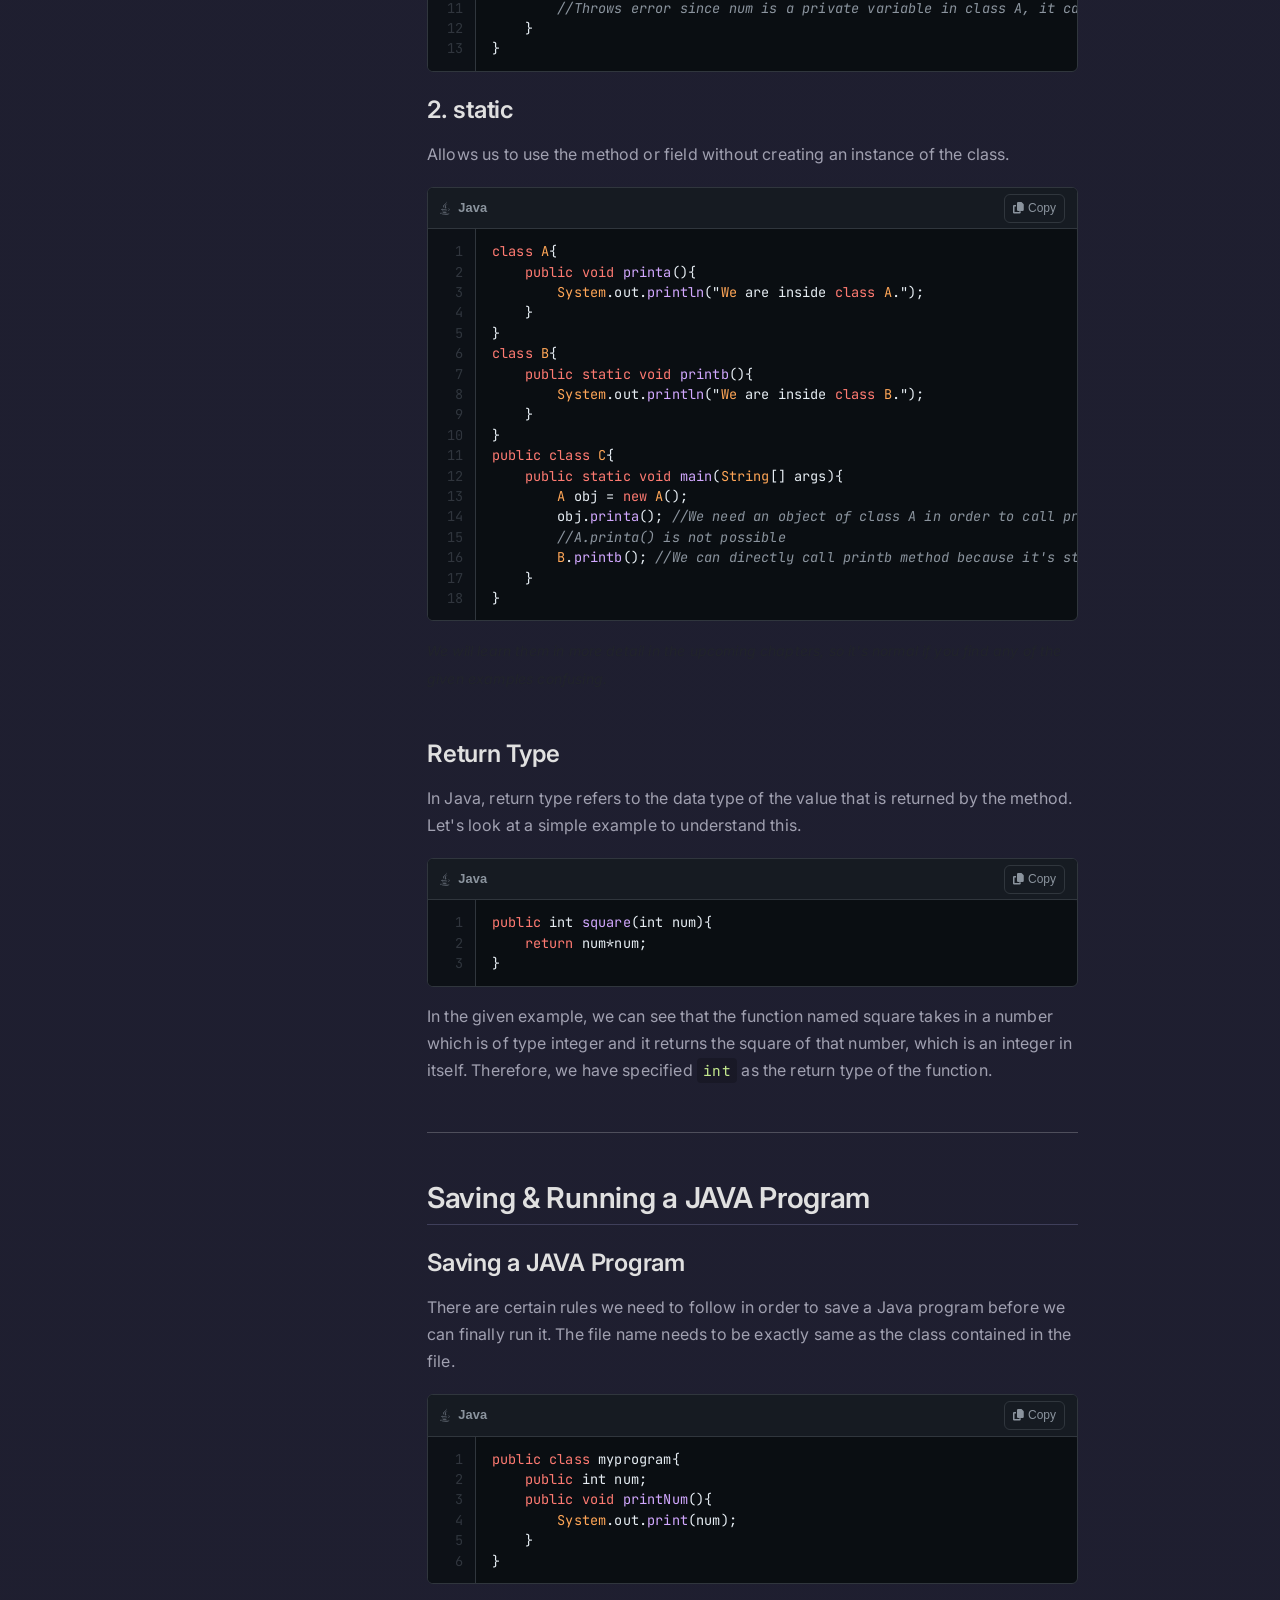
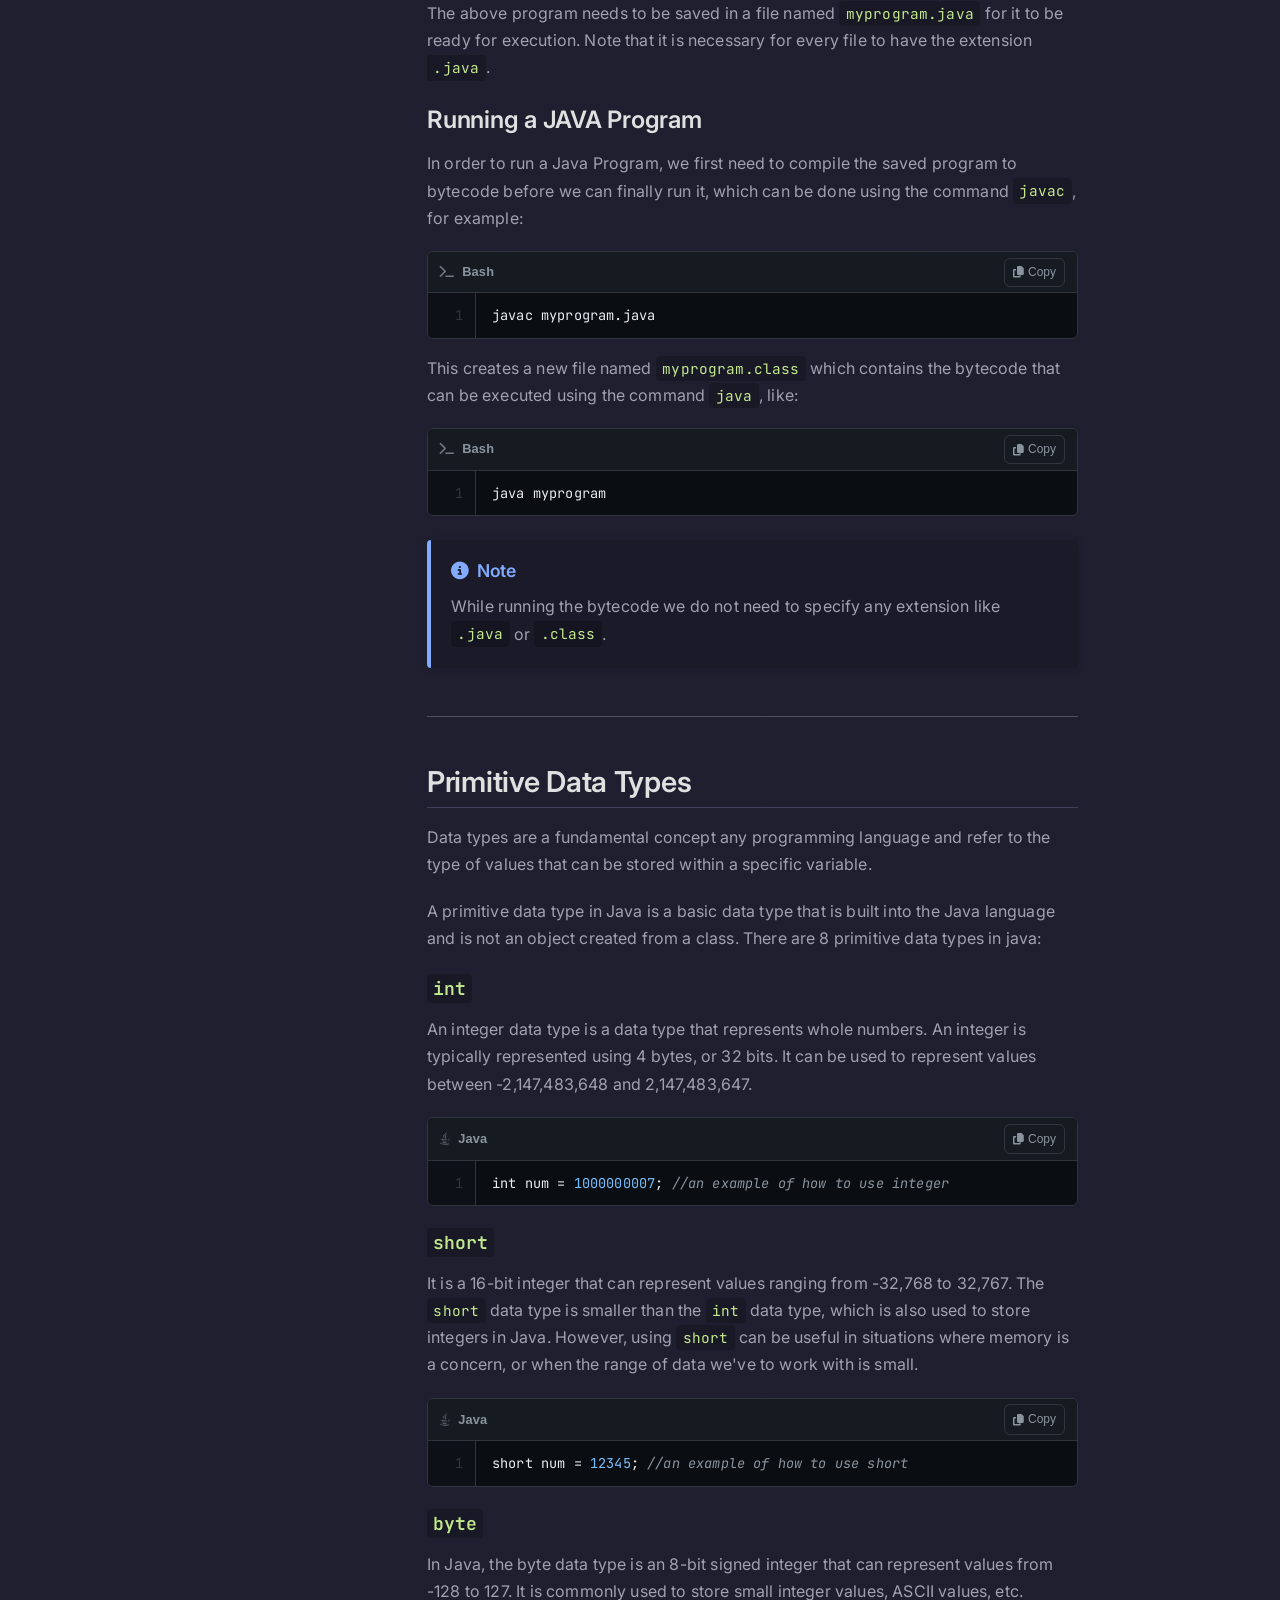
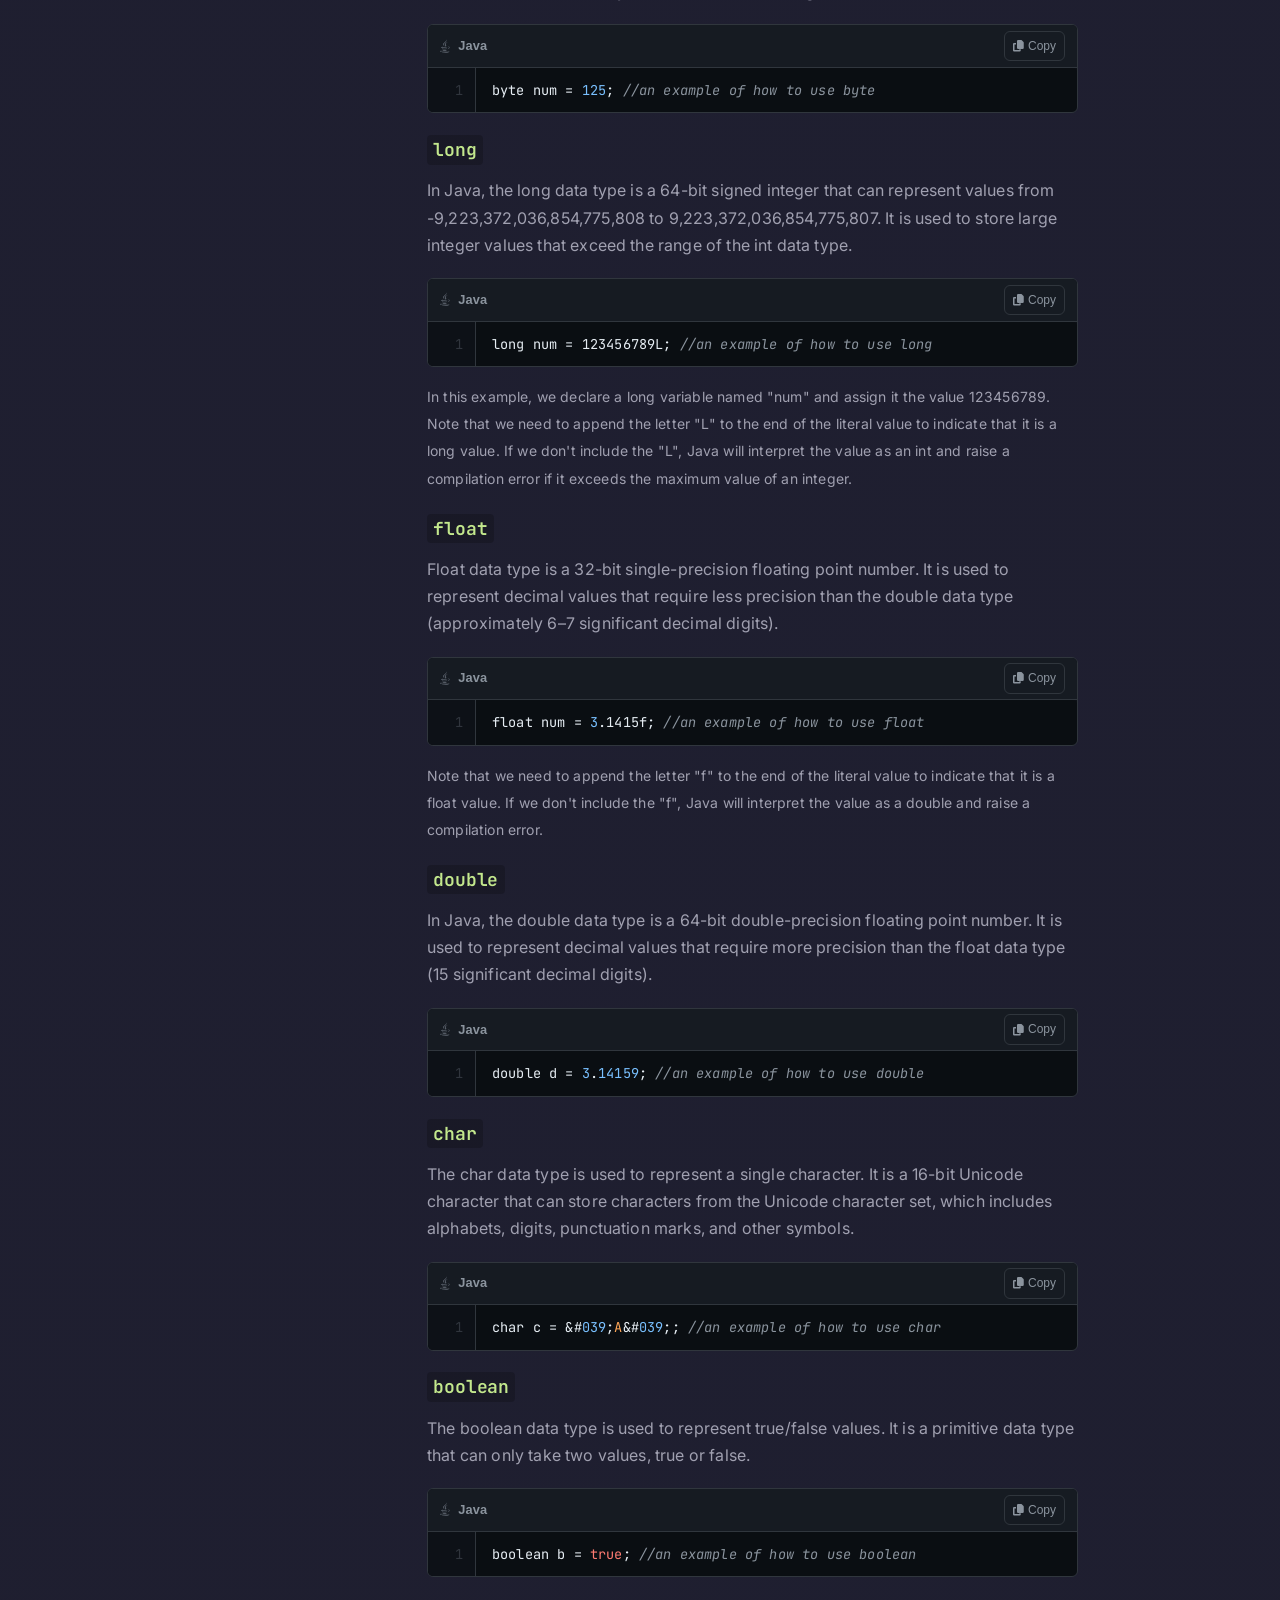
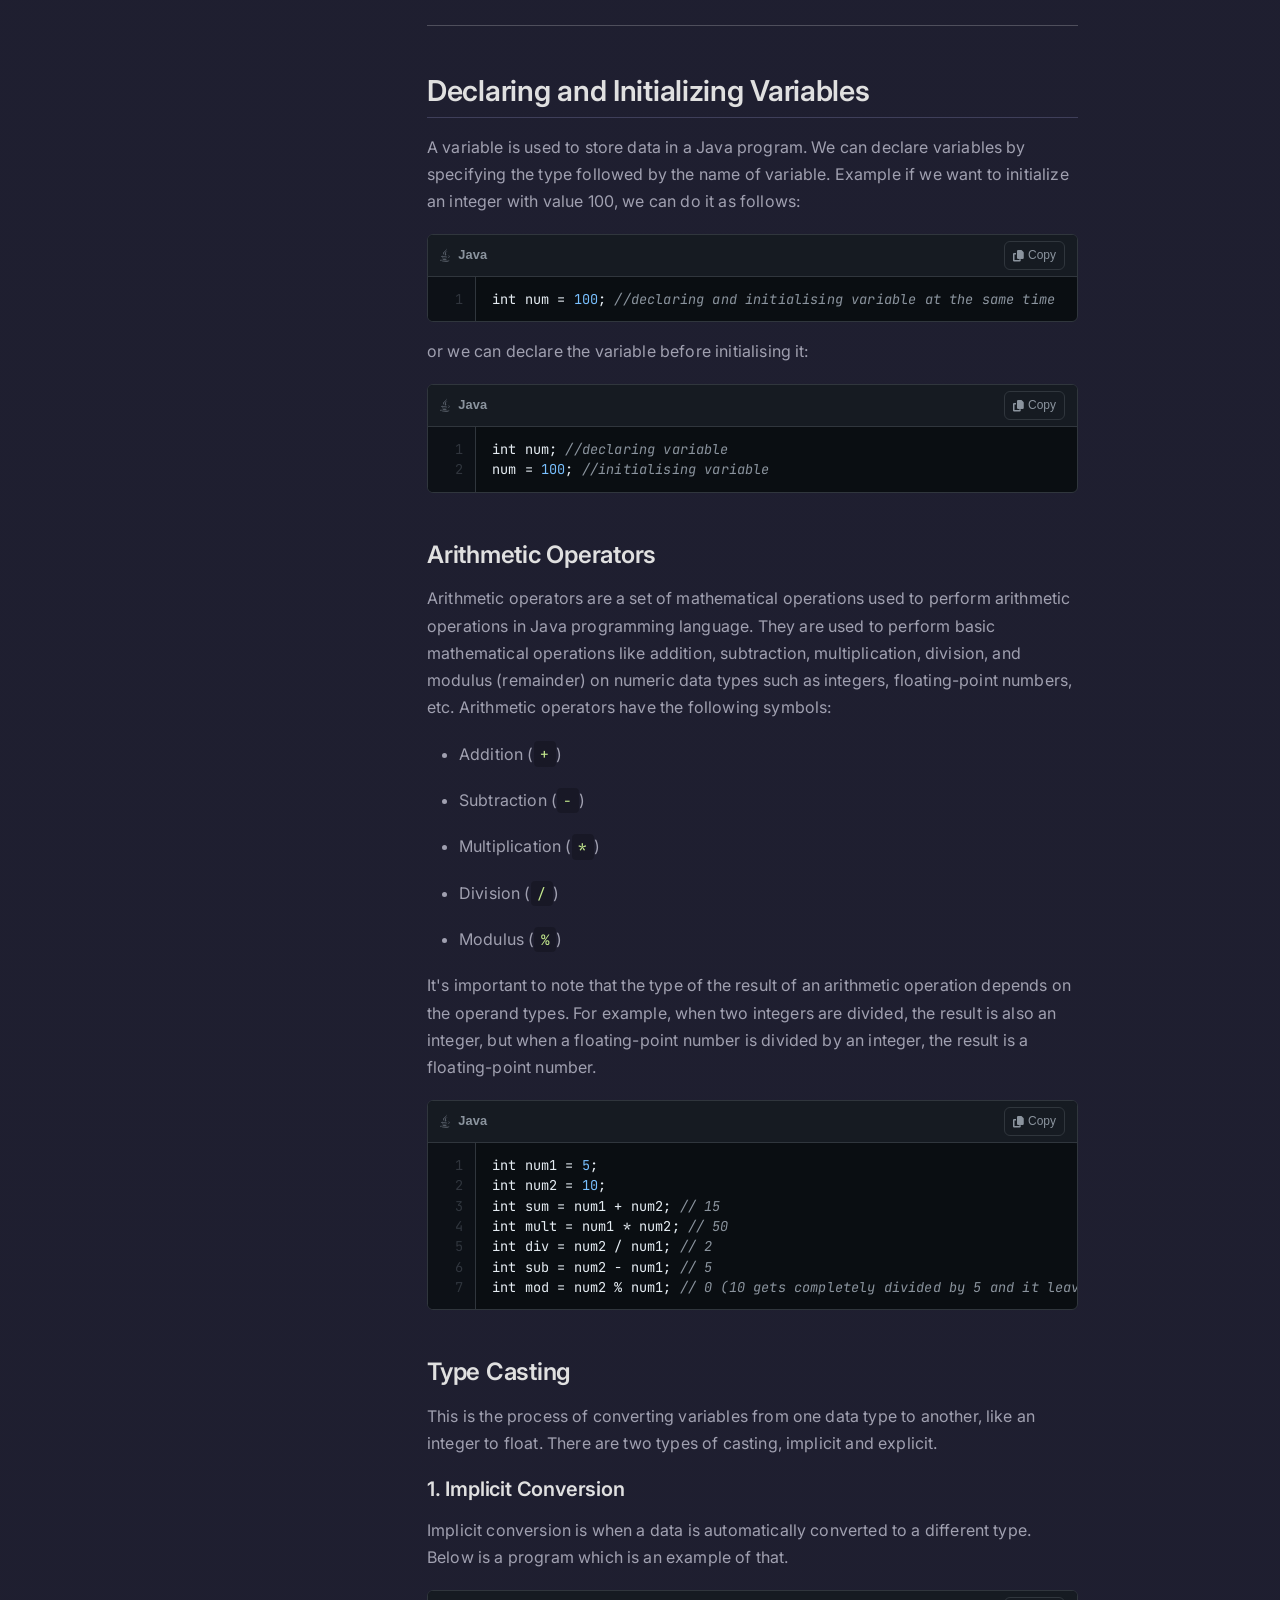
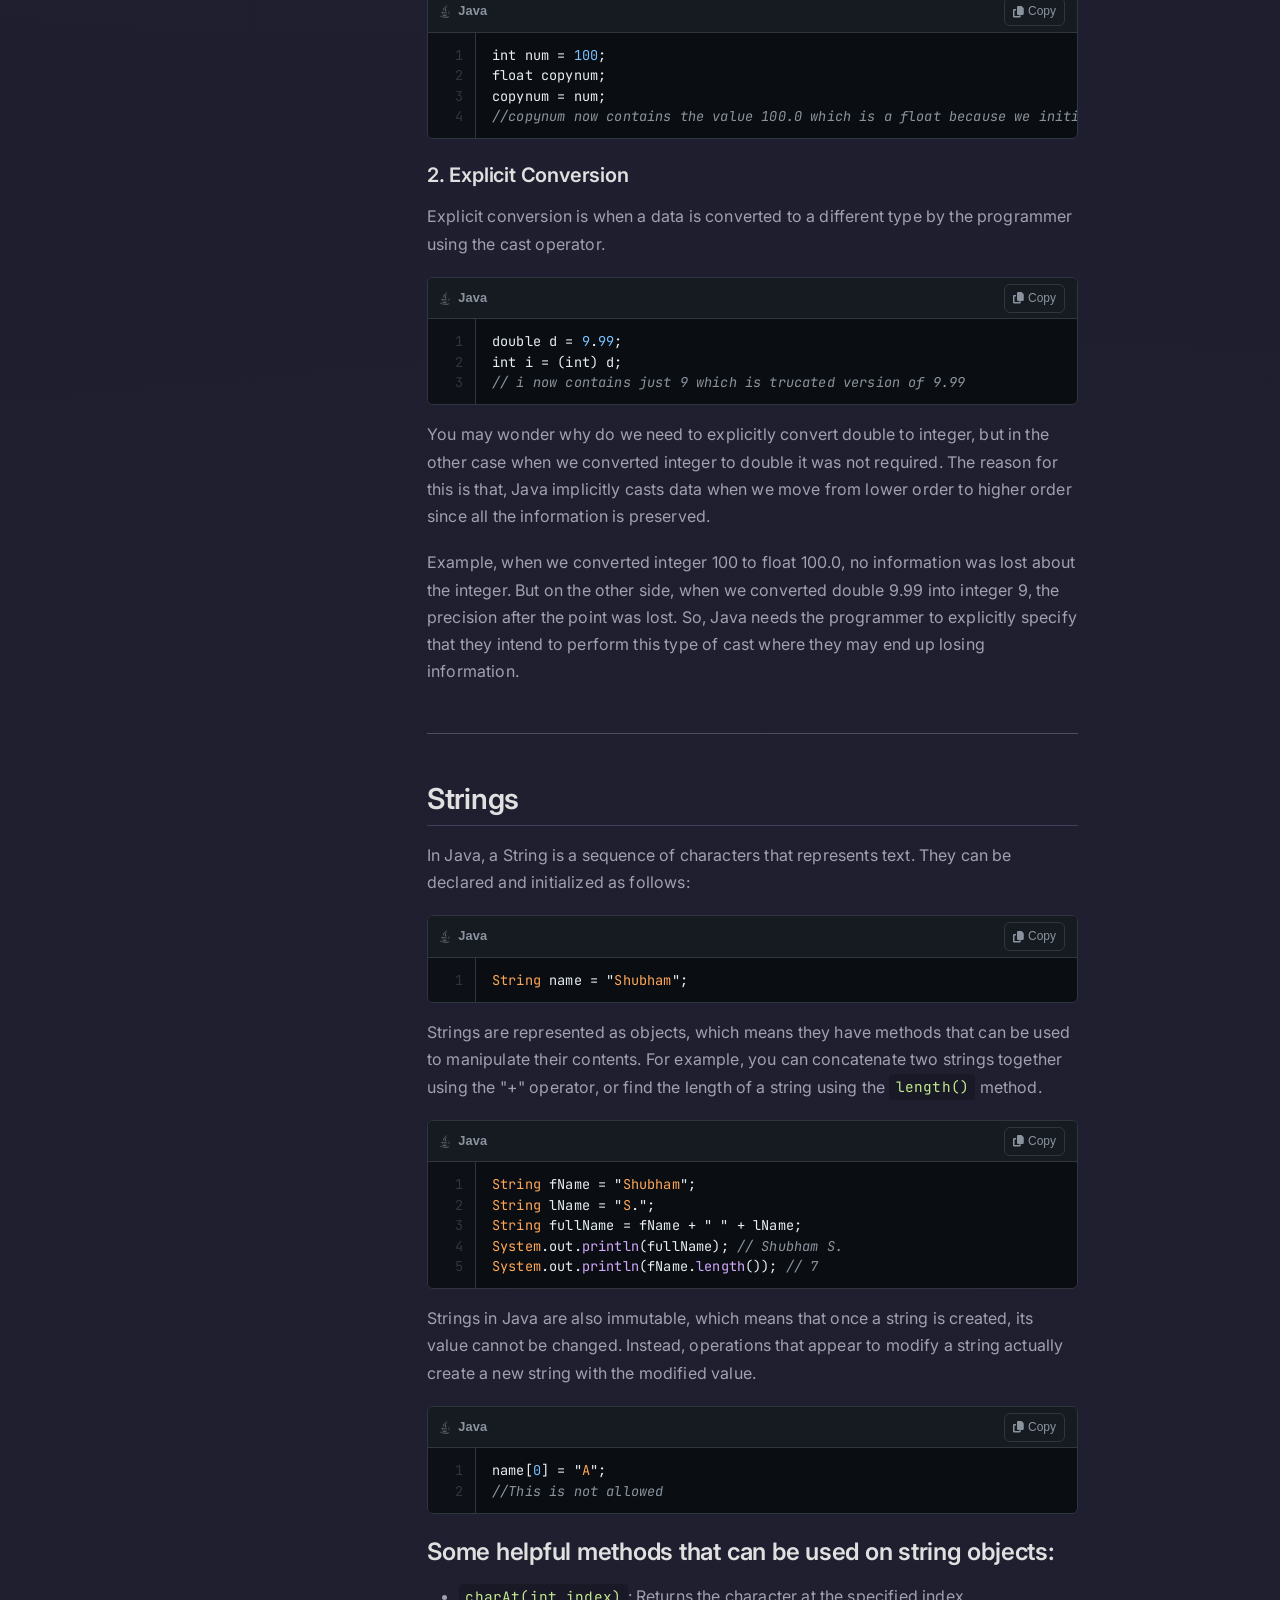
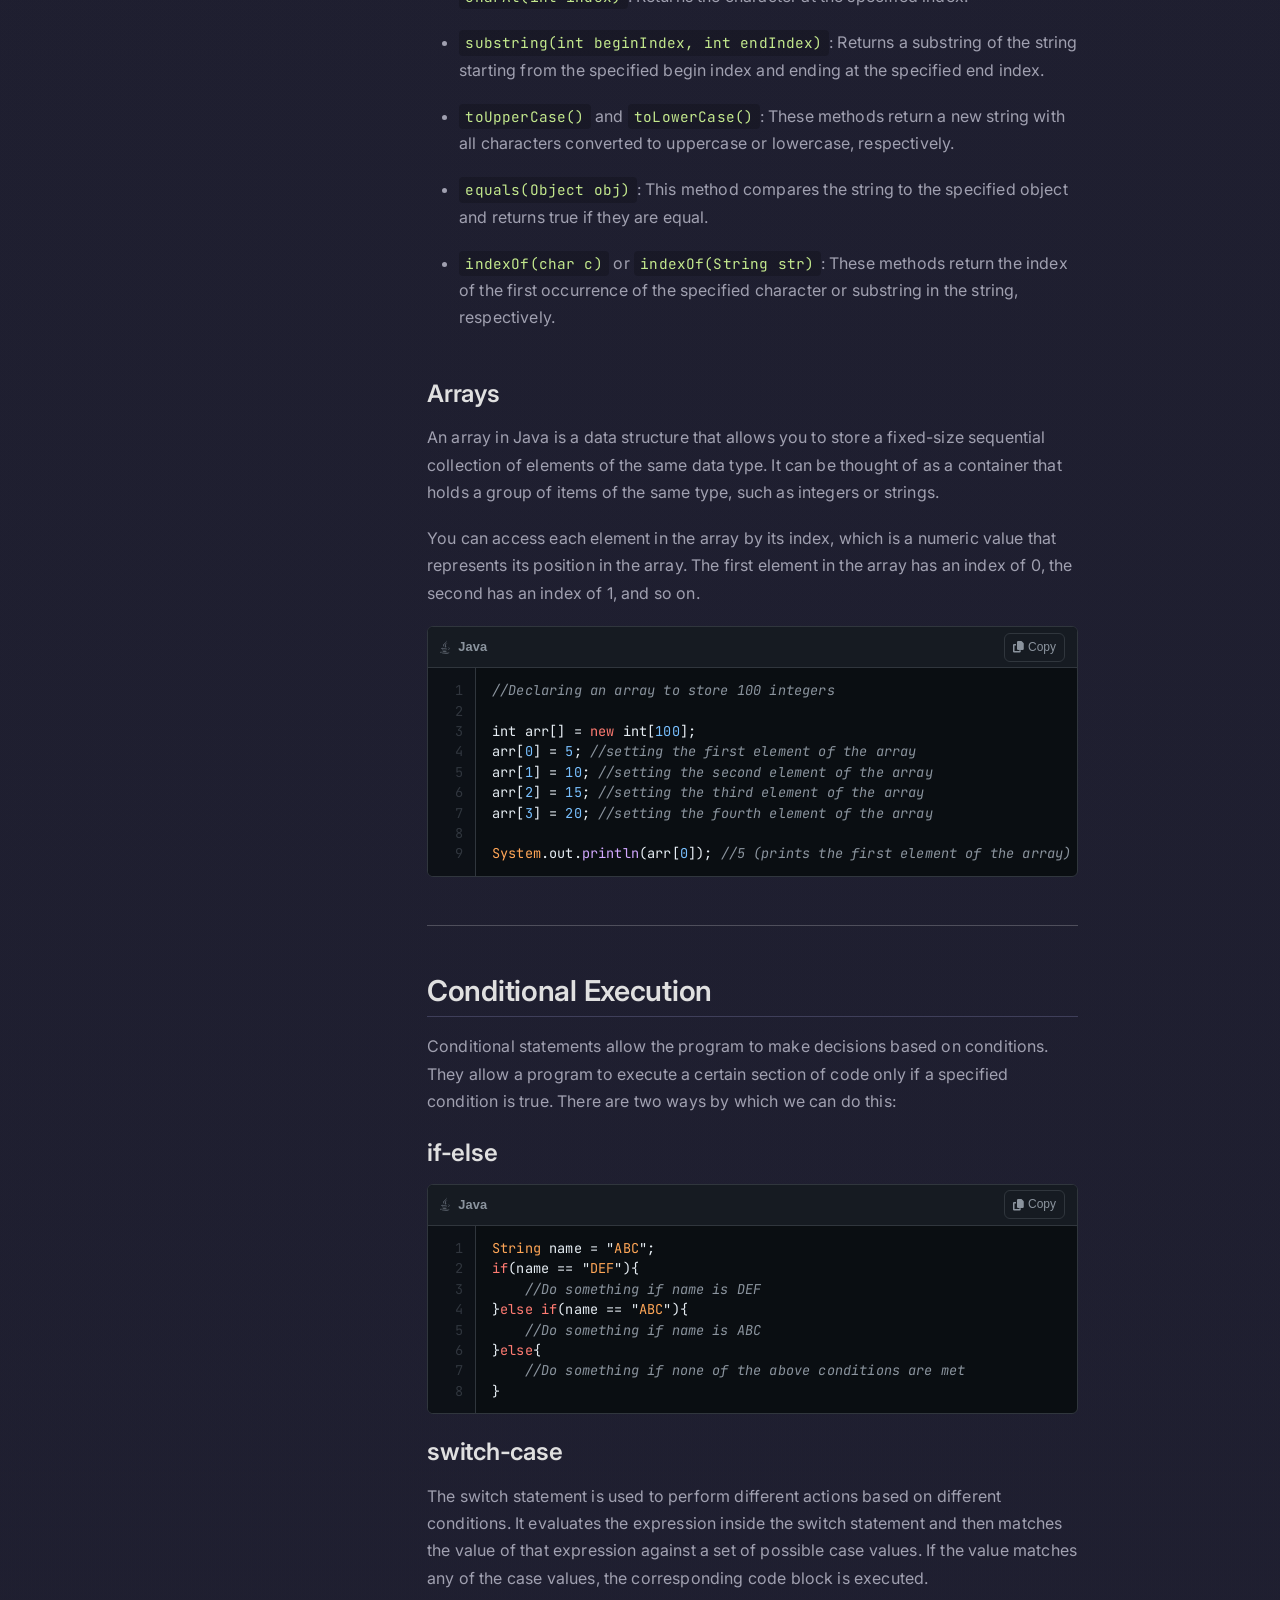
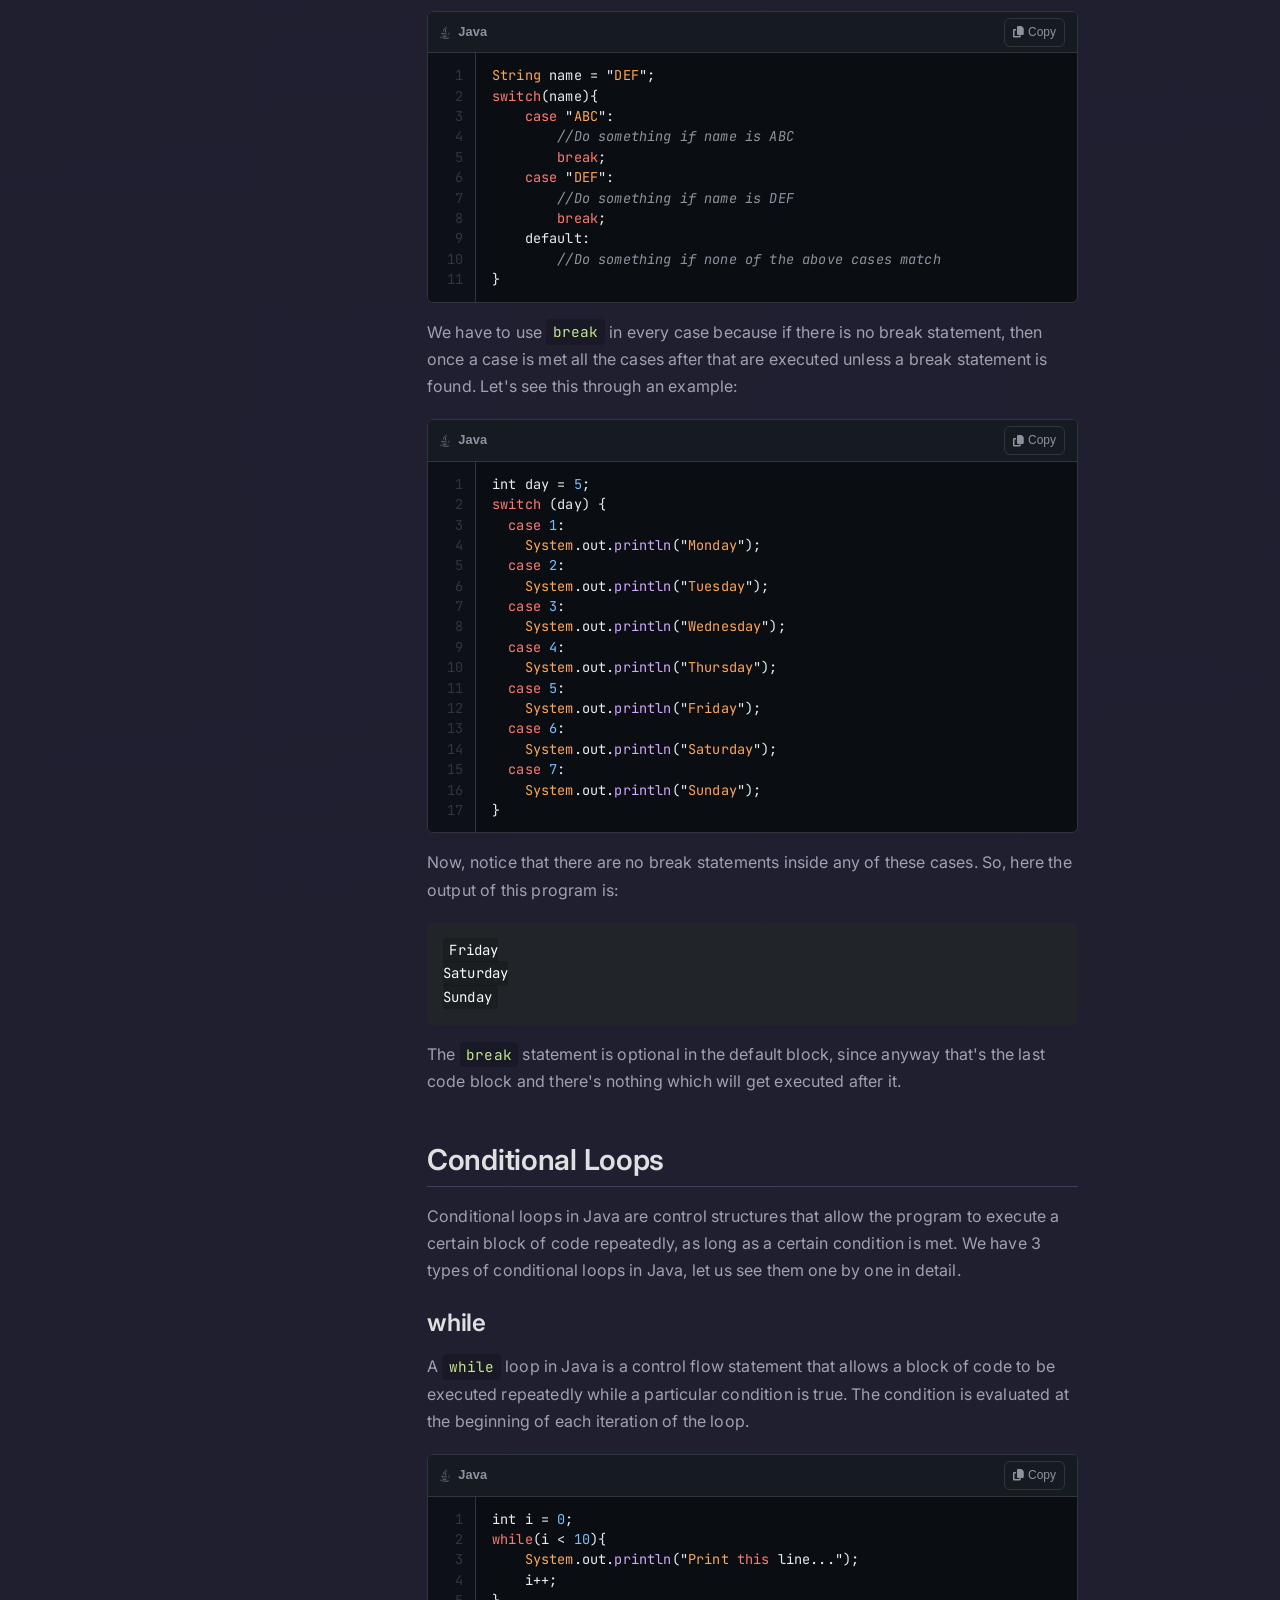
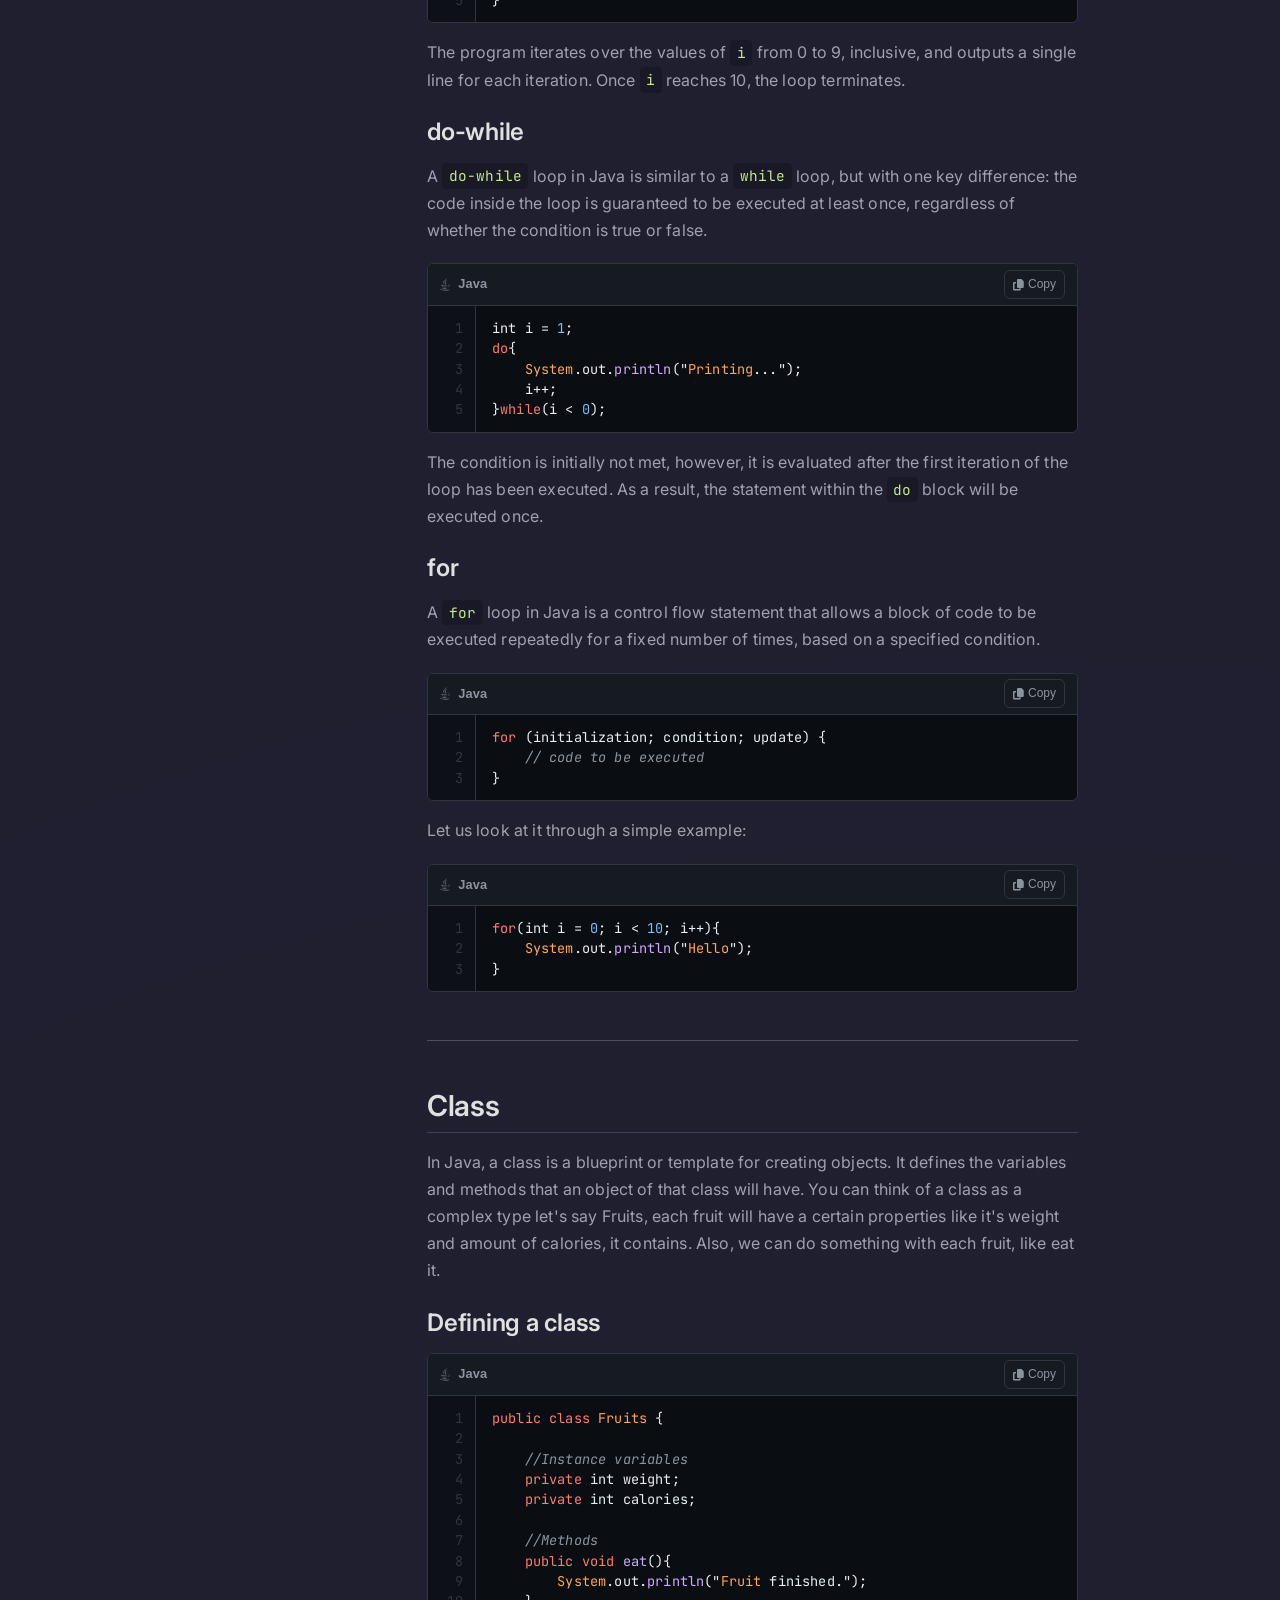
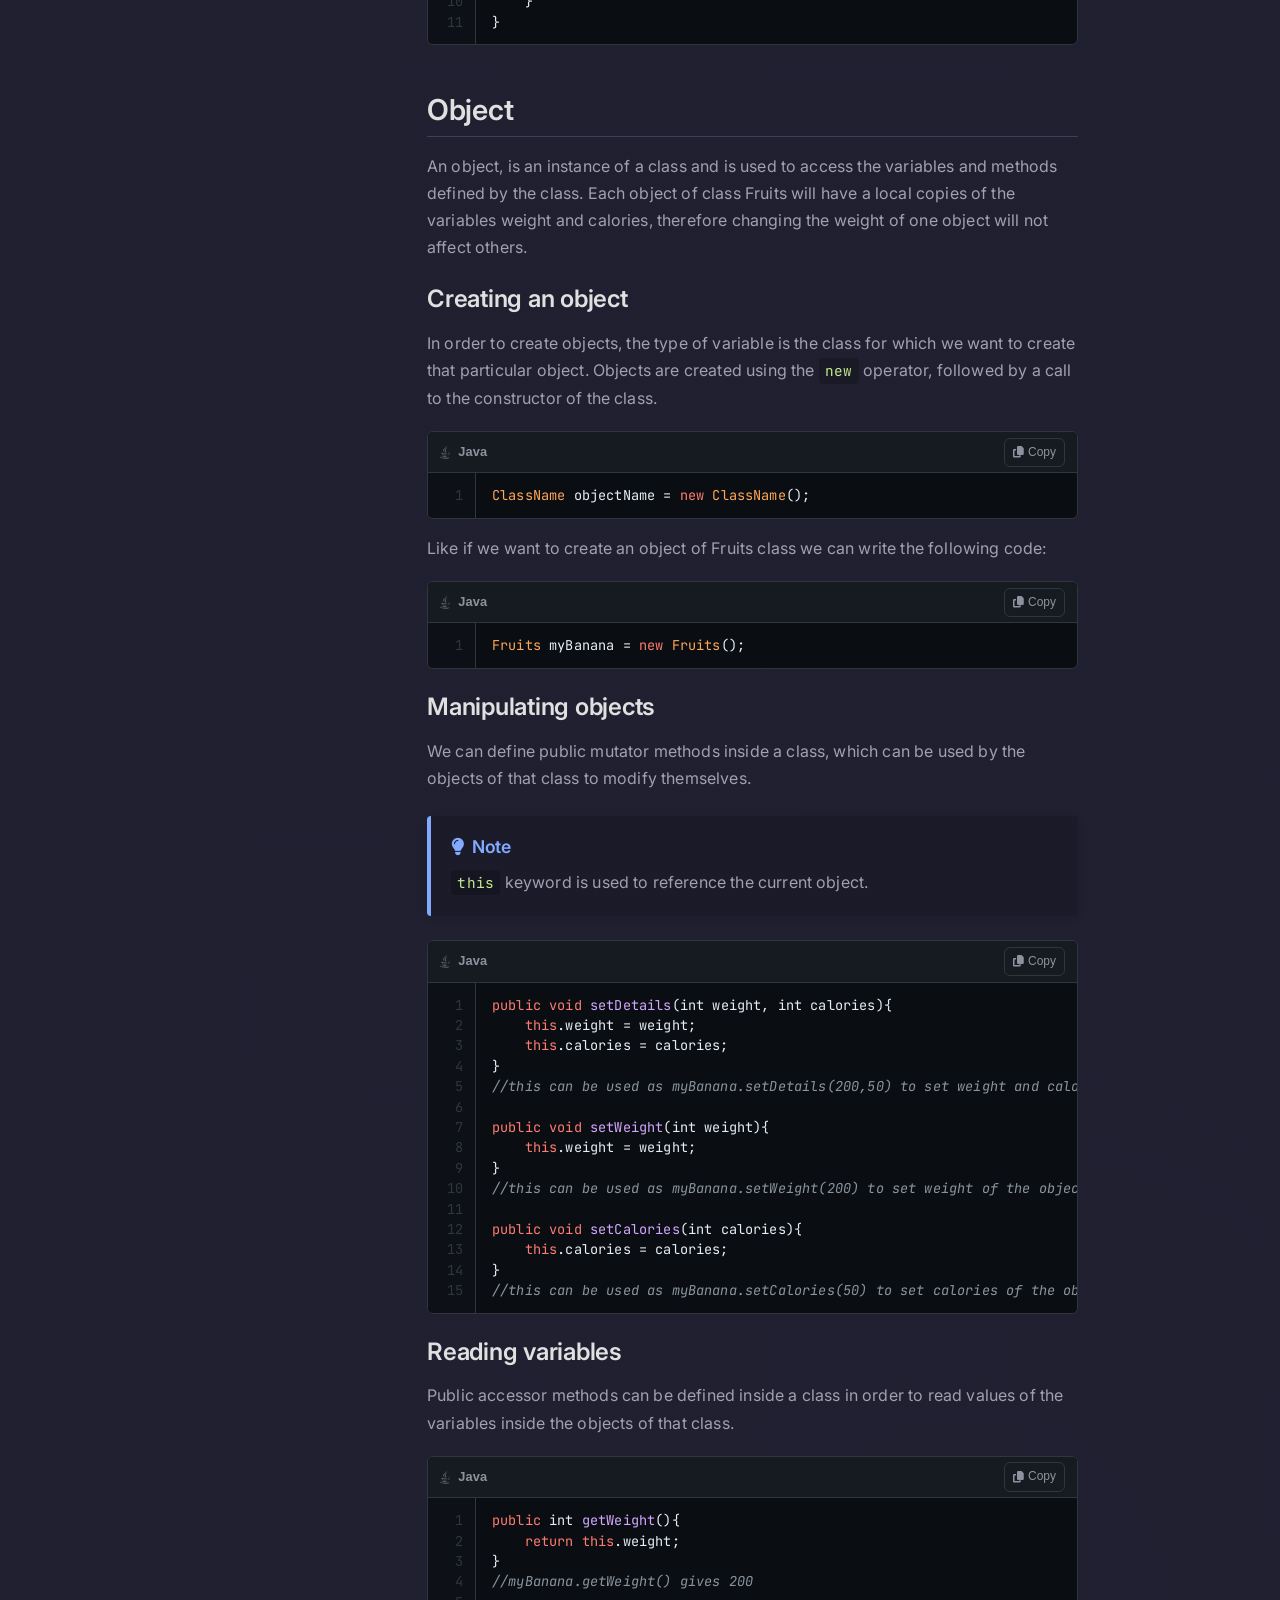
<file: week-2/summary.html>
<!doctype html>
<html lang="en">
  <head>
    <meta charset="UTF-8" />
    <meta name="viewport" content="width=device-width, initial-scale=1.0" />
    <title>Java - Week 2 Summary</title>

    <link
      href="https://fonts.googleapis.com/css2?family=Inter:wght@300;400;500;600;700&family=JetBrains+Mono:wght@400;600&display=swap"
      rel="stylesheet"
    />
    <link
      rel="stylesheet"
      href="https://cdnjs.cloudflare.com/ajax/libs/font-awesome/6.5.1/css/all.min.css"
    />

    <link
      href="https://cdn.jsdelivr.net/npm/bootstrap@5.3.2/dist/css/bootstrap.min.css"
      rel="stylesheet"
    />

    <link rel="stylesheet" href="../assets/styles.css" />
  </head>

  <body>
    <nav class="navbar navbar-expand-lg sticky-top">
      <div class="container">
        <a class="navbar-brand" href="../index.html">
          <img src="../assets/logo.png" alt="Java IIT MBS Logo" />
        </a>
        <button
          class="navbar-toggler"
          type="button"
          data-bs-toggle="collapse"
          data-bs-target="#navbarNav"
        >
          <span class="navbar-toggler-icon"></span>
        </button>
        <div class="collapse navbar-collapse" id="navbarNav">
          <ul class="navbar-nav ms-auto">
            <li class="nav-item">
              <a class="nav-link" href="../index.html"
                ><i class="fas fa-home"></i> Home</a
              >
            </li>
            <li class="nav-item">
              <a class="nav-link" href="../week-1/summary.html"
                ><i class="fas fa-backward"></i> Week 1</a
              >
            </li>
            <li class="nav-item">
              <a class="nav-link" href="../week-3/summary.html"
                ><i class="fas fa-forward"></i> Week 3</a
              >
            </li>
          </ul>
        </div>
      </div>
    </nav>

    <section class="hero-section">
      <div class="container content-container">
        <div class="hero-content">
          <div class="hero-text text-center">
            <h1>Java - Week 2</h1>
            <p>
              Introduction to Java, Basic Syntax, Data Types, Control Flow, and
              OOP Fundamentals
            </p>
          </div>
        </div>
      </div>
    </section>

    <div class="container content-container my-5">
      <div class="row">
        <div class="col-lg-3 mb-4">
          <div class="course-nav p-3 rounded">
            <h5 class="mb-3">Table of Contents</h5>
            <div class="nav flex-column">
              <a class="nav-link active" href="#basic-program"
                ><i class="fas fa-code me-2"></i>Basic Program</a
              >
              <a class="nav-link" href="#modifiers"
                ><i class="fas fa-shield-alt me-2"></i>Modifiers</a
              >
              <a class="nav-link" href="#saving-running"
                ><i class="fas fa-play-circle me-2"></i>Save & Run</a
              >
              <a class="nav-link" href="#data-types"
                ><i class="fas fa-database me-2"></i>Data Types</a
              >
              <a class="nav-link" href="#operators-casting"
                ><i class="fas fa-calculator me-2"></i>Operators & Casting</a
              >
              <a class="nav-link" href="#strings-arrays"
                ><i class="fas fa-layer-group me-2"></i>Strings & Arrays</a
              >
              <a class="nav-link" href="#control-flow"
                ><i class="fas fa-random me-2"></i>Control Flow</a
              >
              <a class="nav-link" href="#classes-objects"
                ><i class="fas fa-cubes me-2"></i>Classes & Objects</a
              >
              <a class="nav-link" href="#constructors"
                ><i class="fas fa-hammer me-2"></i>Constructors</a
              >
              <a class="nav-link" href="#io"
                ><i class="fas fa-exchange-alt me-2"></i>Input / Output</a
              >
            </div>
          </div>
        </div>

        <div class="col-lg-9">
          <section id="introduction" class="mb-5">
            <p>
              This is an introduction to Java programming language, this chapter
              is an essential resource that will provide you with the knowledge
              and tools you need to begin writing Java code. We'll start by
              writing simple pieces of code, to saving them on the system and
              finally executing the programs to perform the desired operation.
            </p>
          </section>

          <section id="basic-program" class="mb-5">
            <h2>Basic JAVA Program</h2>
            <p>Let's start with the most basic Java program as an example:</p>

            <div class="code-block-wrapper">
              <div class="code-header">
                <div class="code-language">
                  <i class="fab fa-java"></i> Java
                </div>
                <button class="copy-button">
                  <i class="fas fa-copy"></i> Copy
                </button>
              </div>
              <pre><code>public class FirstProgram{
    public static void main(String[] args){
        System.out.println("Hello World");
    }
}</code></pre>
            </div>

            <p>
              Java is a case-sensitive programming language, meaning that it
              treats uppercase and lowercase letters as distinct characters.
              Writing <code>Main</code> instead of <code>main</code> will not
              work. Also, the variable names <code>firstName</code> and
              <code>firstname</code> are considered to be different variables in
              Java.
            </p>
            <p>
              In Java, the <code>main</code> method is used by default as the
              starting point of a program.
            </p>
          </section>

          <hr class="my-5 border-color" />

          <section id="modifiers" class="mb-5">
            <h2>Modifiers</h2>
            <p>
              Modifiers play an important role in any Java program. A modifier
              in Java is a keyword that is used to change the behavior of a
              class, method, or field. Example visibility can be controlled
              using modifiers like <code>public</code>, <code>private</code>.
              Using the above program as example we can see two modifiers. Let
              us closely understand them:
            </p>

            <h4 class="mt-4">1. public</h4>
            <p>
              This is an access modifier and it allows access to the class,
              method or field from anywhere across the program.
            </p>
            <div class="code-block-wrapper">
              <div class="code-header">
                <div class="code-language">
                  <i class="fab fa-java"></i> Java
                </div>
                <button class="copy-button">
                  <i class="fas fa-copy"></i> Copy
                </button>
              </div>
              <pre><code>class A{
    private int num;
    public A(int num){
        this.num = num;
    }
}
public class B{
    public static void main(String[] args){
        A var = new A(10);
        System.out.println(var.num);
        //Throws error since num is a private variable in class A, it cannot be accessed inside class B.
    }
}</code></pre>
            </div>

            <h4 class="mt-4">2. static</h4>
            <p>
              Allows us to use the method or field without creating an instance
              of the class.
            </p>
            <div class="code-block-wrapper">
              <div class="code-header">
                <div class="code-language">
                  <i class="fab fa-java"></i> Java
                </div>
                <button class="copy-button">
                  <i class="fas fa-copy"></i> Copy
                </button>
              </div>
              <pre><code>class A{
    public void printa(){
        System.out.println("We are inside class A.");
    }
}
class B{
    public static void printb(){
        System.out.println("We are inside class B.");
    }
}
public class C{
    public static void main(String[] args){
        A obj = new A();
        obj.printa(); //We need an object of class A in order to call printa method
        //A.printa() is not possible
        B.printb(); //We can directly call printb method because it's static
    }
}</code></pre>
            </div>
            <p class="mt-2 text-muted">
              <small
                ><em
                  >We will learn them in more detail in the upcoming chapters,
                  so it's normal if you find any of the given examples
                  confusing.</em
                ></small
              >
            </p>

            <h3 class="mt-5">Return Type</h3>
            <p>
              In Java, return type refers to the data type of the value that is
              returned by the method. Let's look at a simple example to
              understand this.
            </p>
            <div class="code-block-wrapper">
              <div class="code-header">
                <div class="code-language">
                  <i class="fab fa-java"></i> Java
                </div>
                <button class="copy-button">
                  <i class="fas fa-copy"></i> Copy
                </button>
              </div>
              <pre><code>public int square(int num){
    return num*num;
}</code></pre>
            </div>
            <p>
              In the given example, we can see that the function named square
              takes in a number which is of type integer and it returns the
              square of that number, which is an integer in itself. Therefore,
              we have specified <code>int</code> as the return type of the
              function.
            </p>
          </section>

          <hr class="my-5 border-color" />

          <section id="saving-running" class="mb-5">
            <h2>Saving & Running a JAVA Program</h2>

            <h3 class="mt-4">Saving a JAVA Program</h3>
            <p>
              There are certain rules we need to follow in order to save a Java
              program before we can finally run it. The file name needs to be
              exactly same as the class contained in the file.
            </p>
            <div class="code-block-wrapper">
              <div class="code-header">
                <div class="code-language">
                  <i class="fab fa-java"></i> Java
                </div>
                <button class="copy-button">
                  <i class="fas fa-copy"></i> Copy
                </button>
              </div>
              <pre><code>public class myprogram{
    public int num;
    public void printNum(){
        System.out.print(num);
    }
}</code></pre>
            </div>
            <p>
              The above program needs to be saved in a file named
              <code>myprogram.java</code> for it to be ready for execution. Note
              that it is necessary for every file to have the extension
              <code>.java</code>.
            </p>

            <h3 class="mt-4">Running a JAVA Program</h3>
            <p>
              In order to run a Java Program, we first need to compile the saved
              program to bytecode before we can finally run it, which can be
              done using the command <code>javac</code>, for example:
            </p>
            <div class="code-block-wrapper">
              <div class="code-header">
                <div class="code-language">
                  <i class="fas fa-terminal"></i> Bash
                </div>
                <button class="copy-button">
                  <i class="fas fa-copy"></i> Copy
                </button>
              </div>
              <pre><code>javac myprogram.java</code></pre>
            </div>
            <p>
              This creates a new file named <code>myprogram.class</code> which
              contains the bytecode that can be executed using the command
              <code>java</code>, like:
            </p>
            <div class="code-block-wrapper">
              <div class="code-header">
                <div class="code-language">
                  <i class="fas fa-terminal"></i> Bash
                </div>
                <button class="copy-button">
                  <i class="fas fa-copy"></i> Copy
                </button>
              </div>
              <pre><code>java myprogram</code></pre>
            </div>
            <div class="note-box">
              <h5><i class="fas fa-info-circle me-2"></i>Note</h5>
              <p class="mb-0">
                While running the bytecode we do not need to specify any
                extension like <code>.java</code> or <code>.class</code>.
              </p>
            </div>
          </section>

          <hr class="my-5 border-color" />

          <section id="data-types" class="mb-5">
            <h2>Primitive Data Types</h2>
            <p>
              Data types are a fundamental concept any programming language and
              refer to the type of values that can be stored within a specific
              variable.
            </p>
            <p>
              A primitive data type in Java is a basic data type that is built
              into the Java language and is not an object created from a class.
              There are 8 primitive data types in java:
            </p>

            <ul class="list-unstyled mt-4">
              <li class="mb-4">
                <h5><code>int</code></h5>
                <p>
                  An integer data type is a data type that represents whole
                  numbers. An integer is typically represented using 4 bytes, or
                  32 bits. It can be used to represent values between
                  -2,147,483,648 and 2,147,483,647.
                </p>
                <div class="code-block-wrapper">
                  <div class="code-header">
                    <div class="code-language">
                      <i class="fab fa-java"></i> Java
                    </div>
                    <button class="copy-button">
                      <i class="fas fa-copy"></i> Copy
                    </button>
                  </div>
                  <pre><code>int num = 1000000007; //an example of how to use integer</code></pre>
                </div>
              </li>

              <li class="mb-4">
                <h5><code>short</code></h5>
                <p>
                  It is a 16-bit integer that can represent values ranging from
                  -32,768 to 32,767. The <code>short</code> data type is smaller
                  than the <code>int</code> data type, which is also used to
                  store integers in Java. However, using <code>short</code> can
                  be useful in situations where memory is a concern, or when the
                  range of data we've to work with is small.
                </p>
                <div class="code-block-wrapper">
                  <div class="code-header">
                    <div class="code-language">
                      <i class="fab fa-java"></i> Java
                    </div>
                    <button class="copy-button">
                      <i class="fas fa-copy"></i> Copy
                    </button>
                  </div>
                  <pre><code>short num = 12345; //an example of how to use short</code></pre>
                </div>
              </li>

              <li class="mb-4">
                <h5><code>byte</code></h5>
                <p>
                  In Java, the byte data type is an 8-bit signed integer that
                  can represent values from -128 to 127. It is commonly used to
                  store small integer values, ASCII values, etc.
                </p>
                <div class="code-block-wrapper">
                  <div class="code-header">
                    <div class="code-language">
                      <i class="fab fa-java"></i> Java
                    </div>
                    <button class="copy-button">
                      <i class="fas fa-copy"></i> Copy
                    </button>
                  </div>
                  <pre><code>byte num = 125; //an example of how to use byte</code></pre>
                </div>
              </li>

              <li class="mb-4">
                <h5><code>long</code></h5>
                <p>
                  In Java, the long data type is a 64-bit signed integer that
                  can represent values from -9,223,372,036,854,775,808 to
                  9,223,372,036,854,775,807. It is used to store large integer
                  values that exceed the range of the int data type.
                </p>
                <div class="code-block-wrapper">
                  <div class="code-header">
                    <div class="code-language">
                      <i class="fab fa-java"></i> Java
                    </div>
                    <button class="copy-button">
                      <i class="fas fa-copy"></i> Copy
                    </button>
                  </div>
                  <pre><code>long num = 123456789L; //an example of how to use long</code></pre>
                </div>
                <p>
                  <small
                    >In this example, we declare a long variable named "num" and
                    assign it the value 123456789. Note that we need to append
                    the letter "L" to the end of the literal value to indicate
                    that it is a long value. If we don't include the "L", Java
                    will interpret the value as an int and raise a compilation
                    error if it exceeds the maximum value of an integer.</small
                  >
                </p>
              </li>

              <li class="mb-4">
                <h5><code>float</code></h5>
                <p>
                  Float data type is a 32-bit single-precision floating point
                  number. It is used to represent decimal values that require
                  less precision than the double data type (approximately 6–7
                  significant decimal digits).
                </p>
                <div class="code-block-wrapper">
                  <div class="code-header">
                    <div class="code-language">
                      <i class="fab fa-java"></i> Java
                    </div>
                    <button class="copy-button">
                      <i class="fas fa-copy"></i> Copy
                    </button>
                  </div>
                  <pre><code>float num = 3.1415f; //an example of how to use float</code></pre>
                </div>
                <p>
                  <small
                    >Note that we need to append the letter "f" to the end of
                    the literal value to indicate that it is a float value. If
                    we don't include the "f", Java will interpret the value as a
                    double and raise a compilation error.</small
                  >
                </p>
              </li>

              <li class="mb-4">
                <h5><code>double</code></h5>
                <p>
                  In Java, the double data type is a 64-bit double-precision
                  floating point number. It is used to represent decimal values
                  that require more precision than the float data type (15
                  significant decimal digits).
                </p>
                <div class="code-block-wrapper">
                  <div class="code-header">
                    <div class="code-language">
                      <i class="fab fa-java"></i> Java
                    </div>
                    <button class="copy-button">
                      <i class="fas fa-copy"></i> Copy
                    </button>
                  </div>
                  <pre><code>double d = 3.14159; //an example of how to use double</code></pre>
                </div>
              </li>

              <li class="mb-4">
                <h5><code>char</code></h5>
                <p>
                  The char data type is used to represent a single character. It
                  is a 16-bit Unicode character that can store characters from
                  the Unicode character set, which includes alphabets, digits,
                  punctuation marks, and other symbols.
                </p>
                <div class="code-block-wrapper">
                  <div class="code-header">
                    <div class="code-language">
                      <i class="fab fa-java"></i> Java
                    </div>
                    <button class="copy-button">
                      <i class="fas fa-copy"></i> Copy
                    </button>
                  </div>
                  <pre><code>char c = 'A'; //an example of how to use char</code></pre>
                </div>
              </li>

              <li class="mb-4">
                <h5><code>boolean</code></h5>
                <p>
                  The boolean data type is used to represent true/false values.
                  It is a primitive data type that can only take two values,
                  true or false.
                </p>
                <div class="code-block-wrapper">
                  <div class="code-header">
                    <div class="code-language">
                      <i class="fab fa-java"></i> Java
                    </div>
                    <button class="copy-button">
                      <i class="fas fa-copy"></i> Copy
                    </button>
                  </div>
                  <pre><code>boolean b = true; //an example of how to use boolean</code></pre>
                </div>
              </li>
            </ul>
          </section>

          <hr class="my-5 border-color" />

          <section id="operators-casting" class="mb-5">
            <h2>Declaring and Initializing Variables</h2>
            <p>
              A variable is used to store data in a Java program. We can declare
              variables by specifying the type followed by the name of variable.
              Example if we want to initialize an integer with value 100, we can
              do it as follows:
            </p>
            <div class="code-block-wrapper">
              <div class="code-header">
                <div class="code-language">
                  <i class="fab fa-java"></i> Java
                </div>
                <button class="copy-button">
                  <i class="fas fa-copy"></i> Copy
                </button>
              </div>
              <pre><code>int num = 100; //declaring and initialising variable at the same time</code></pre>
            </div>
            <p>or we can declare the variable before initialising it:</p>
            <div class="code-block-wrapper">
              <div class="code-header">
                <div class="code-language">
                  <i class="fab fa-java"></i> Java
                </div>
                <button class="copy-button">
                  <i class="fas fa-copy"></i> Copy
                </button>
              </div>
              <pre><code>int num; //declaring variable
num = 100; //initialising variable</code></pre>
            </div>

            <h3 class="mt-5">Arithmetic Operators</h3>
            <p>
              Arithmetic operators are a set of mathematical operations used to
              perform arithmetic operations in Java programming language. They
              are used to perform basic mathematical operations like addition,
              subtraction, multiplication, division, and modulus (remainder) on
              numeric data types such as integers, floating-point numbers, etc.
              Arithmetic operators have the following symbols:
            </p>
            <ul>
              <li>Addition (<code>+</code>)</li>
              <li>Subtraction (<code>-</code>)</li>
              <li>Multiplication (<code>*</code>)</li>
              <li>Division (<code>/</code>)</li>
              <li>Modulus (<code>%</code>)</li>
            </ul>
            <p>
              It's important to note that the type of the result of an
              arithmetic operation depends on the operand types. For example,
              when two integers are divided, the result is also an integer, but
              when a floating-point number is divided by an integer, the result
              is a floating-point number.
            </p>
            <div class="code-block-wrapper">
              <div class="code-header">
                <div class="code-language">
                  <i class="fab fa-java"></i> Java
                </div>
                <button class="copy-button">
                  <i class="fas fa-copy"></i> Copy
                </button>
              </div>
              <pre><code>int num1 = 5;
int num2 = 10;
int sum = num1 + num2; // 15
int mult = num1 * num2; // 50
int div = num2 / num1; // 2
int sub = num2 - num1; // 5
int mod = num2 % num1; // 0 (10 gets completely divided by 5 and it leaves no remainder)</code></pre>
            </div>

            <h3 class="mt-5">Type Casting</h3>
            <p>
              This is the process of converting variables from one data type to
              another, like an integer to float. There are two types of casting,
              implicit and explicit.
            </p>

            <h5 class="mt-3">1. Implicit Conversion</h5>
            <p>
              Implicit conversion is when a data is automatically converted to a
              different type. Below is a program which is an example of that.
            </p>
            <div class="code-block-wrapper">
              <div class="code-header">
                <div class="code-language">
                  <i class="fab fa-java"></i> Java
                </div>
                <button class="copy-button">
                  <i class="fas fa-copy"></i> Copy
                </button>
              </div>
              <pre><code>int num = 100;
float copynum;
copynum = num;
//copynum now contains the value 100.0 which is a float because we initialised it to a variable of type float.</code></pre>
            </div>

            <h5 class="mt-4">2. Explicit Conversion</h5>
            <p>
              Explicit conversion is when a data is converted to a different
              type by the programmer using the cast operator.
            </p>
            <div class="code-block-wrapper">
              <div class="code-header">
                <div class="code-language">
                  <i class="fab fa-java"></i> Java
                </div>
                <button class="copy-button">
                  <i class="fas fa-copy"></i> Copy
                </button>
              </div>
              <pre><code>double d = 9.99;
int i = (int) d;
// i now contains just 9 which is trucated version of 9.99</code></pre>
            </div>
            <p>
              You may wonder why do we need to explicitly convert double to
              integer, but in the other case when we converted integer to double
              it was not required. The reason for this is that, Java implicitly
              casts data when we move from lower order to higher order since all
              the information is preserved.
            </p>
            <p>
              Example, when we converted integer 100 to float 100.0, no
              information was lost about the integer. But on the other side,
              when we converted double 9.99 into integer 9, the precision after
              the point was lost. So, Java needs the programmer to explicitly
              specify that they intend to perform this type of cast where they
              may end up losing information.
            </p>
          </section>

          <hr class="my-5 border-color" />

          <section id="strings-arrays" class="mb-5">
            <h2>Strings</h2>
            <p>
              In Java, a String is a sequence of characters that represents
              text. They can be declared and initialized as follows:
            </p>
            <div class="code-block-wrapper">
              <div class="code-header">
                <div class="code-language">
                  <i class="fab fa-java"></i> Java
                </div>
                <button class="copy-button">
                  <i class="fas fa-copy"></i> Copy
                </button>
              </div>
              <pre><code>String name = "Shubham";</code></pre>
            </div>
            <p>
              Strings are represented as objects, which means they have methods
              that can be used to manipulate their contents. For example, you
              can concatenate two strings together using the "+" operator, or
              find the length of a string using the
              <code>length()</code> method.
            </p>
            <div class="code-block-wrapper">
              <div class="code-header">
                <div class="code-language">
                  <i class="fab fa-java"></i> Java
                </div>
                <button class="copy-button">
                  <i class="fas fa-copy"></i> Copy
                </button>
              </div>
              <pre><code>String fName = "Shubham";
String lName = "S.";
String fullName = fName + " " + lName;
System.out.println(fullName); // Shubham S.
System.out.println(fName.length()); // 7</code></pre>
            </div>
            <p>
              Strings in Java are also immutable, which means that once a string
              is created, its value cannot be changed. Instead, operations that
              appear to modify a string actually create a new string with the
              modified value.
            </p>
            <div class="code-block-wrapper">
              <div class="code-header">
                <div class="code-language">
                  <i class="fab fa-java"></i> Java
                </div>
                <button class="copy-button">
                  <i class="fas fa-copy"></i> Copy
                </button>
              </div>
              <pre><code>name[0] = "A";
//This is not allowed</code></pre>
            </div>

            <h4 class="mt-4">
              Some helpful methods that can be used on string objects:
            </h4>
            <ul>
              <li>
                <code>charAt(int index)</code>: Returns the character at the
                specified index.
              </li>
              <li>
                <code>substring(int beginIndex, int endIndex)</code>: Returns a
                substring of the string starting from the specified begin index
                and ending at the specified end index.
              </li>
              <li>
                <code>toUpperCase()</code> and <code>toLowerCase()</code>: These
                methods return a new string with all characters converted to
                uppercase or lowercase, respectively.
              </li>
              <li>
                <code>equals(Object obj)</code>: This method compares the string
                to the specified object and returns true if they are equal.
              </li>
              <li>
                <code>indexOf(char c)</code> or
                <code>indexOf(String str)</code>: These methods return the index
                of the first occurrence of the specified character or substring
                in the string, respectively.
              </li>
            </ul>

            <h3 class="mt-5">Arrays</h3>
            <p>
              An array in Java is a data structure that allows you to store a
              fixed-size sequential collection of elements of the same data
              type. It can be thought of as a container that holds a group of
              items of the same type, such as integers or strings.
            </p>
            <p>
              You can access each element in the array by its index, which is a
              numeric value that represents its position in the array. The first
              element in the array has an index of 0, the second has an index of
              1, and so on.
            </p>
            <div class="code-block-wrapper">
              <div class="code-header">
                <div class="code-language">
                  <i class="fab fa-java"></i> Java
                </div>
                <button class="copy-button">
                  <i class="fas fa-copy"></i> Copy
                </button>
              </div>
              <pre><code>//Declaring an array to store 100 integers

int arr[] = new int[100];
arr[0] = 5; //setting the first element of the array
arr[1] = 10; //setting the second element of the array
arr[2] = 15; //setting the third element of the array
arr[3] = 20; //setting the fourth element of the array

System.out.println(arr[0]); //5 (prints the first element of the array)</code></pre>
            </div>
          </section>

          <hr class="my-5 border-color" />

          <section id="control-flow" class="mb-5">
            <h2>Conditional Execution</h2>
            <p>
              Conditional statements allow the program to make decisions based
              on conditions. They allow a program to execute a certain section
              of code only if a specified condition is true. There are two ways
              by which we can do this:
            </p>

            <h3 class="mt-4">if-else</h3>
            <div class="code-block-wrapper">
              <div class="code-header">
                <div class="code-language">
                  <i class="fab fa-java"></i> Java
                </div>
                <button class="copy-button">
                  <i class="fas fa-copy"></i> Copy
                </button>
              </div>
              <pre><code>String name = "ABC";
if(name == "DEF"){
    //Do something if name is DEF
}else if(name == "ABC"){
    //Do something if name is ABC
}else{
    //Do something if none of the above conditions are met
}</code></pre>
            </div>

            <h3 class="mt-4">switch-case</h3>
            <p>
              The switch statement is used to perform different actions based on
              different conditions. It evaluates the expression inside the
              switch statement and then matches the value of that expression
              against a set of possible case values. If the value matches any of
              the case values, the corresponding code block is executed.
            </p>
            <div class="code-block-wrapper">
              <div class="code-header">
                <div class="code-language">
                  <i class="fab fa-java"></i> Java
                </div>
                <button class="copy-button">
                  <i class="fas fa-copy"></i> Copy
                </button>
              </div>
              <pre><code>String name = "DEF";
switch(name){
    case "ABC":
        //Do something if name is ABC
        break;
    case "DEF":
        //Do something if name is DEF
        break;
    default:
        //Do something if none of the above cases match
}</code></pre>
            </div>
            <p>
              We have to use <code>break</code> in every case because if there
              is no break statement, then once a case is met all the cases after
              that are executed unless a break statement is found. Let's see
              this through an example:
            </p>
            <div class="code-block-wrapper">
              <div class="code-header">
                <div class="code-language">
                  <i class="fab fa-java"></i> Java
                </div>
                <button class="copy-button">
                  <i class="fas fa-copy"></i> Copy
                </button>
              </div>
              <pre><code>int day = 5;
switch (day) {
  case 1:
    System.out.println("Monday");
  case 2:
    System.out.println("Tuesday");
  case 3:
    System.out.println("Wednesday");
  case 4:
    System.out.println("Thursday");
  case 5:
    System.out.println("Friday");
  case 6:
    System.out.println("Saturday");
  case 7:
    System.out.println("Sunday");
}</code></pre>
            </div>
            <p>
              Now, notice that there are no break statements inside any of these
              cases. So, here the output of this program is:
            </p>
            <pre class="bg-dark text-light p-3 rounded"><code>Friday
Saturday
Sunday</code></pre>
            <p>
              The <code>break</code> statement is optional in the default block,
              since anyway that's the last code block and there's nothing which
              will get executed after it.
            </p>

            <h2 class="mt-5">Conditional Loops</h2>
            <p>
              Conditional loops in Java are control structures that allow the
              program to execute a certain block of code repeatedly, as long as
              a certain condition is met. We have 3 types of conditional loops
              in Java, let us see them one by one in detail.
            </p>

            <h3 class="mt-4">while</h3>
            <p>
              A <code>while</code> loop in Java is a control flow statement that
              allows a block of code to be executed repeatedly while a
              particular condition is true. The condition is evaluated at the
              beginning of each iteration of the loop.
            </p>
            <div class="code-block-wrapper">
              <div class="code-header">
                <div class="code-language">
                  <i class="fab fa-java"></i> Java
                </div>
                <button class="copy-button">
                  <i class="fas fa-copy"></i> Copy
                </button>
              </div>
              <pre><code>int i = 0;
while(i < 10){
    System.out.println("Print this line...");
    i++;
}</code></pre>
            </div>
            <p>
              The program iterates over the values of <code>i</code> from 0 to
              9, inclusive, and outputs a single line for each iteration. Once
              <code>i</code> reaches 10, the loop terminates.
            </p>

            <h3 class="mt-4">do-while</h3>
            <p>
              A <code>do-while</code> loop in Java is similar to a
              <code>while</code> loop, but with one key difference: the code
              inside the loop is guaranteed to be executed at least once,
              regardless of whether the condition is true or false.
            </p>
            <div class="code-block-wrapper">
              <div class="code-header">
                <div class="code-language">
                  <i class="fab fa-java"></i> Java
                </div>
                <button class="copy-button">
                  <i class="fas fa-copy"></i> Copy
                </button>
              </div>
              <pre><code>int i = 1;
do{
    System.out.println("Printing...");
    i++;
}while(i < 0);</code></pre>
            </div>
            <p>
              The condition is initially not met, however, it is evaluated after
              the first iteration of the loop has been executed. As a result,
              the statement within the <code>do</code> block will be executed
              once.
            </p>

            <h3 class="mt-4">for</h3>
            <p>
              A <code>for</code> loop in Java is a control flow statement that
              allows a block of code to be executed repeatedly for a fixed
              number of times, based on a specified condition.
            </p>
            <div class="code-block-wrapper">
              <div class="code-header">
                <div class="code-language">
                  <i class="fab fa-java"></i> Java
                </div>
                <button class="copy-button">
                  <i class="fas fa-copy"></i> Copy
                </button>
              </div>
              <pre><code>for (initialization; condition; update) {
    // code to be executed
}</code></pre>
            </div>
            <p>Let us look at it through a simple example:</p>
            <div class="code-block-wrapper">
              <div class="code-header">
                <div class="code-language">
                  <i class="fab fa-java"></i> Java
                </div>
                <button class="copy-button">
                  <i class="fas fa-copy"></i> Copy
                </button>
              </div>
              <pre><code>for(int i = 0; i < 10; i++){
    System.out.println("Hello");
}</code></pre>
            </div>
          </section>

          <hr class="my-5 border-color" />

          <section id="classes-objects" class="mb-5">
            <h2>Class</h2>
            <p>
              In Java, a class is a blueprint or template for creating objects.
              It defines the variables and methods that an object of that class
              will have. You can think of a class as a complex type let's say
              Fruits, each fruit will have a certain properties like it's weight
              and amount of calories, it contains. Also, we can do something
              with each fruit, like eat it.
            </p>

            <h3 class="mt-4">Defining a class</h3>
            <div class="code-block-wrapper">
              <div class="code-header">
                <div class="code-language">
                  <i class="fab fa-java"></i> Java
                </div>
                <button class="copy-button">
                  <i class="fas fa-copy"></i> Copy
                </button>
              </div>
              <pre><code>public class Fruits {

    //Instance variables
    private int weight;
    private int calories;

    //Methods
    public void eat(){
        System.out.println("Fruit finished.");
    }
}</code></pre>
            </div>

            <h2 class="mt-5">Object</h2>
            <p>
              An object, is an instance of a class and is used to access the
              variables and methods defined by the class. Each object of class
              Fruits will have a local copies of the variables weight and
              calories, therefore changing the weight of one object will not
              affect others.
            </p>

            <h3 class="mt-4">Creating an object</h3>
            <p>
              In order to create objects, the type of variable is the class for
              which we want to create that particular object. Objects are
              created using the <code>new</code> operator, followed by a call to
              the constructor of the class.
            </p>
            <div class="code-block-wrapper">
              <div class="code-header">
                <div class="code-language">
                  <i class="fab fa-java"></i> Java
                </div>
                <button class="copy-button">
                  <i class="fas fa-copy"></i> Copy
                </button>
              </div>
              <pre><code>ClassName objectName = new ClassName();</code></pre>
            </div>
            <p>
              Like if we want to create an object of Fruits class we can write
              the following code:
            </p>
            <div class="code-block-wrapper">
              <div class="code-header">
                <div class="code-language">
                  <i class="fab fa-java"></i> Java
                </div>
                <button class="copy-button">
                  <i class="fas fa-copy"></i> Copy
                </button>
              </div>
              <pre><code>Fruits myBanana = new Fruits();</code></pre>
            </div>

            <h3 class="mt-4">Manipulating objects</h3>
            <p>
              We can define public mutator methods inside a class, which can be
              used by the objects of that class to modify themselves.
            </p>

            <div class="note-box">
              <h5><i class="fas fa-lightbulb me-2"></i>Note</h5>
              <p class="mb-0">
                <code>this</code> keyword is used to reference the current
                object.
              </p>
            </div>

            <div class="code-block-wrapper">
              <div class="code-header">
                <div class="code-language">
                  <i class="fab fa-java"></i> Java
                </div>
                <button class="copy-button">
                  <i class="fas fa-copy"></i> Copy
                </button>
              </div>
              <pre><code>public void setDetails(int weight, int calories){
    this.weight = weight;
    this.calories = calories;
}
//this can be used as myBanana.setDetails(200,50) to set weight and calories of the object myBanana

public void setWeight(int weight){
    this.weight = weight;
}
//this can be used as myBanana.setWeight(200) to set weight of the object myBanana

public void setCalories(int calories){
    this.calories = calories;
}
//this can be used as myBanana.setCalories(50) to set calories of the object myBanana</code></pre>
            </div>

            <h3 class="mt-4">Reading variables</h3>
            <p>
              Public accessor methods can be defined inside a class in order to
              read values of the variables inside the objects of that class.
            </p>
            <div class="code-block-wrapper">
              <div class="code-header">
                <div class="code-language">
                  <i class="fab fa-java"></i> Java
                </div>
                <button class="copy-button">
                  <i class="fas fa-copy"></i> Copy
                </button>
              </div>
              <pre><code>public int getWeight(){
    return this.weight;
}
//myBanana.getWeight() gives 200

public int getCalories(){
    return this.calories;
}
//myBanana.getCalories() gives 50</code></pre>
            </div>
          </section>

          <hr class="my-5 border-color" />

          <section id="constructors" class="mb-5">
            <h2>Constructors</h2>
            <p>
              These are special functions which have the same name as the class
              without any return type and are called at the time of creation of
              an object. We can create constructors in order to set up certain
              properties of an object at the time of creation of that object.
            </p>
            <div class="code-block-wrapper">
              <div class="code-header">
                <div class="code-language">
                  <i class="fab fa-java"></i> Java
                </div>
                <button class="copy-button">
                  <i class="fas fa-copy"></i> Copy
                </button>
              </div>
              <pre><code>public Fruits(int weight, int calories){
    this.weight = weight;
    this.calories = calories;
}
Fruits myApple = new Fruits(200, 50);
//creates an object of class Fruits with weight equal to 200 and calories 50</code></pre>
            </div>
            <p>
              By default, a class includes a non parameterized constructor when
              no explicit constructor is defined. However, when a constructor is
              explicitly defined, the default empty constructor is no longer
              automatically generated.
            </p>

            <h3 class="mt-4">Overloading</h3>
            <p>
              Method overloading in Java allows a class to have multiple methods
              with the same name, but different parameters.
            </p>
            <div class="code-block-wrapper">
              <div class="code-header">
                <div class="code-language">
                  <i class="fab fa-java"></i> Java
                </div>
                <button class="copy-button">
                  <i class="fas fa-copy"></i> Copy
                </button>
              </div>
              <pre><code>public Fruits(int weight, int calories){
    this.weight = weight;
    this.calories = calories;
}

public Fruits(int weight){
    this.weight = weight;
    this.calories = 50;
}

// If constructor is called with 2 arguments we set the values for weight and calories, 
// else if constructor is called by passing 1 argument we set the calories equal to 50 by default.

//First Constructor new Fruits(200,50);
//Second Constructor new Fruits(200);</code></pre>
            </div>

            <h3 class="mt-4">Copy constructor</h3>
            <p>
              A copy constructor in Java is a constructor that creates a new
              instance of an object from an existing one. It takes an object of
              the same class as input and then copies the properties of that
              object to the newly created instance.
            </p>
            <div class="code-block-wrapper">
              <div class="code-header">
                <div class="code-language">
                  <i class="fab fa-java"></i> Java
                </div>
                <button class="copy-button">
                  <i class="fas fa-copy"></i> Copy
                </button>
              </div>
              <pre><code>public Fruits(Fruits fruit){
    this.weight = fruit.weight;
    this.calories = fruit.calories;
}</code></pre>
            </div>

            <div class="note-box">
              <h5>
                <i class="fas fa-exclamation-triangle me-2"></i>Note on Aliasing
              </h5>
              <p class="mb-0">
                If the instance variables of an object are objects themselves
                then we may end up aliasing instead of copying the variable.
                This results in these variables sharing the same memory location
                across different objects, and any modifications made to the
                variables in one object will also be reflected in all other
                objects.
              </p>
            </div>

            <h3 class="mt-4">Deep Copying vs Shallow Copying</h3>
            <p>
              <strong>Shallow copying</strong> refers to creating a new object
              and then copying the reference to the original object's memory
              address into the new object. This means that the new object points
              to the same memory location as the original object, and any
              changes made to the new object will also affect the original
              object.
            </p>
            <p>
              <strong>Deep copying</strong>, on the other hand, creates a new
              object and then copies all of the original object's attributes and
              values to the new object. This means that the new object is
              completely independent of the original object, and any changes
              made to the new object will not affect the original object.
            </p>

            <p>Let's see this with the help of an example:</p>
            <div class="code-block-wrapper">
              <div class="code-header">
                <div class="code-language">
                  <i class="fab fa-java"></i> Java
                </div>
                <button class="copy-button">
                  <i class="fas fa-copy"></i> Copy
                </button>
              </div>
              <pre><code>class Person{

  //Instance variables
  String name;
  int age;
  Fruits favouriteFruit;

  public Person(String name, int age, Fruits favouriteFruit){
    this.name = name;
    this.age = age;
    this.favouriteFruit = favouriteFruit;
  }

  public Person(Person p){
    this.name = p.name;
    this.age = p.age;
    this.favouriteFruit = p.favouriteFruit; //shallow copy
  }

  public void changeFruitWeight(int weight){
    this.name = "Ayush";
    this.age = 25;
    favouriteFruit.setWeight(weight);
  }

  public void printDetails(){
    System.out.println(name+" "+age);
    System.out.println("Details of favourite fruit:");
    System.out.println("Weight: "+favouriteFruit.getWeight()+", Calories: "+favouriteFruit.getCalories());
  }
}

public class MainClass{
  public static void main(String[] args){
    Fruits apple = new Fruits(150, 50); //An apple with 150gm weight and 50gm calories
    Person person1 = new Person("Shubham", 20, apple);
    //A person with name Shubham, age 20 and favourite fruit as the apple object.
    
    Person person2 = new Person(person1);
    //Another person with the same properties.
    
    person2.changeFruitWeight(250);
    //Sets the name of person2 as Ayush, age as 25 and changes the weight of favourite fruit to 250gm.
    
    person1.printDetails();
    person2.printDetails();
  }
}</code></pre>
            </div>

            <p><strong>Output:</strong></p>
            <pre class="bg-dark text-light p-3 rounded"><code>Shubham 20
Details of favourite fruit:
Weight: 250, Calories: 50
Ayush 25
Details of favourite fruit:
Weight: 250, Calories: 50</code></pre>

            <p>
              The weight of <code>person1</code> also gets changed, even though
              we changed it only for <code>person2</code>. The reason for this
              change is that since <code>favouriteFruit</code> instance variable
              in the class <code>Person</code> is an object of type
              <code>Fruits</code>, when we copy it from <code>person1</code> to
              <code>person2</code> using the <code>=</code> symbol, it shares
              the same memory location because it's a shallow copy.
            </p>
            <p>
              Any changes made to the <code>favouriteFruit</code> of
              <code>person2</code> will also affect the
              <code>favouriteFruit</code> of <code>person1</code> and vice
              versa.
            </p>
          </section>

          <hr class="my-5 border-color" />

          <section id="io" class="mb-5">
            <h2>Input / Output in JAVA</h2>

            <h3 class="mt-4">Taking Input</h3>
            <p>
              We use <code>input()</code> method to read data in Python,
              similarly Java provides us various ways to take input from the
              user. Simplest way to do this, would be to use the Console class
              in Java. There are two methods defined within System which help us
              read input using the console class. The methods are
              <code>readLine()</code> and <code>readPassword()</code>.
            </p>

            <div class="note-box">
              <h5><i class="fas fa-shield-alt me-2"></i>Security Note</h5>
              <p class="mb-0">
                <code>readPassword</code> returns an array of characters for
                security reasons instead of a string.
              </p>
            </div>

            <p>
              Here's an example to demonstrate the use of Console class, for the
              purpose of taking inputs:
            </p>
            <div class="code-block-wrapper">
              <div class="code-header">
                <div class="code-language">
                  <i class="fab fa-java"></i> Java
                </div>
                <button class="copy-button">
                  <i class="fas fa-copy"></i> Copy
                </button>
              </div>
              <pre><code>Console cons = System.console();
String username = cons.readLine("Enter your username: ");
//whatever is read from readLine is stored in a string.
char[] password = cons.readPassword("Enter your password: ");
//whatever is read from readPassword is stored in an array of characters.</code></pre>
            </div>

            <p>
              There are better ways to take inputs in Java, like the
              <code>Scanner</code> class which gives more control over which
              types of inputs do we want to take. For example taking a single
              integer or a complete line of text.
            </p>
            <div class="code-block-wrapper">
              <div class="code-header">
                <div class="code-language">
                  <i class="fab fa-java"></i> Java
                </div>
                <button class="copy-button">
                  <i class="fas fa-copy"></i> Copy
                </button>
              </div>
              <pre><code>Scanner in = new Scanner(System.in);
String message = in.nextLine(); //reads one complete line of text
int number = in.nextInt(); //reads one integer</code></pre>
            </div>

            <h3 class="mt-4">Printing Output</h3>
            <p>
              Similar to input, there are multiple ways by which we can output
              something in Java. Two of the most simple ways are:
            </p>
            <div class="code-block-wrapper">
              <div class="code-header">
                <div class="code-language">
                  <i class="fab fa-java"></i> Java
                </div>
                <button class="copy-button">
                  <i class="fas fa-copy"></i> Copy
                </button>
              </div>
              <pre><code>System.out.print("Hello"); //prints the string to the console.
System.out.print(" World");
//Output:
//Hello World

System.out.println("Hello"); //println adds a new line after printing the string to the console
System.out.print("World");
//Output:
//Hello
//World</code></pre>
            </div>
          </section>
        </div>
      </div>
    </div>

    <footer>
      <div class="container content-container">
        <div class="row">
          <div class="col-lg-8 mb-4">
            <h5>Programming Concepts Using Java</h5>
            <p>
              An online companion for the Java programming course at IIT Madras
              BS Degree program.
            </p>
          </div>
          <div class="col-lg-4 mb-4">
            <h5>Quick Links</h5>
            <ul class="list-unstyled">
              <li>
                <a href="../index.html"><i class="fas fa-home me-2"></i>Home</a>
              </li>
              <li>
                <a href="../week-1/summary.html"
                  ><i class="fas fa-backward me-2"></i>Week 1</a
                >
              </li>
              <li>
                <a href="../week-3/summary.html"
                  ><i class="fas fa-forward me-2"></i>Week 3</a
                >
              </li>
            </ul>
          </div>
        </div>
        <div class="text-center">
          <p class="mb-0">
            &copy; 2026 IIT Madras BS Degree Program. All rights reserved.
          </p>
        </div>
      </div>
    </footer>

    <script src="https://cdn.jsdelivr.net/npm/bootstrap@5.3.2/dist/js/bootstrap.bundle.min.js"></script>
    <script src="../assets/js/codeblocks.js"></script>
  </body>
</html>
</file>
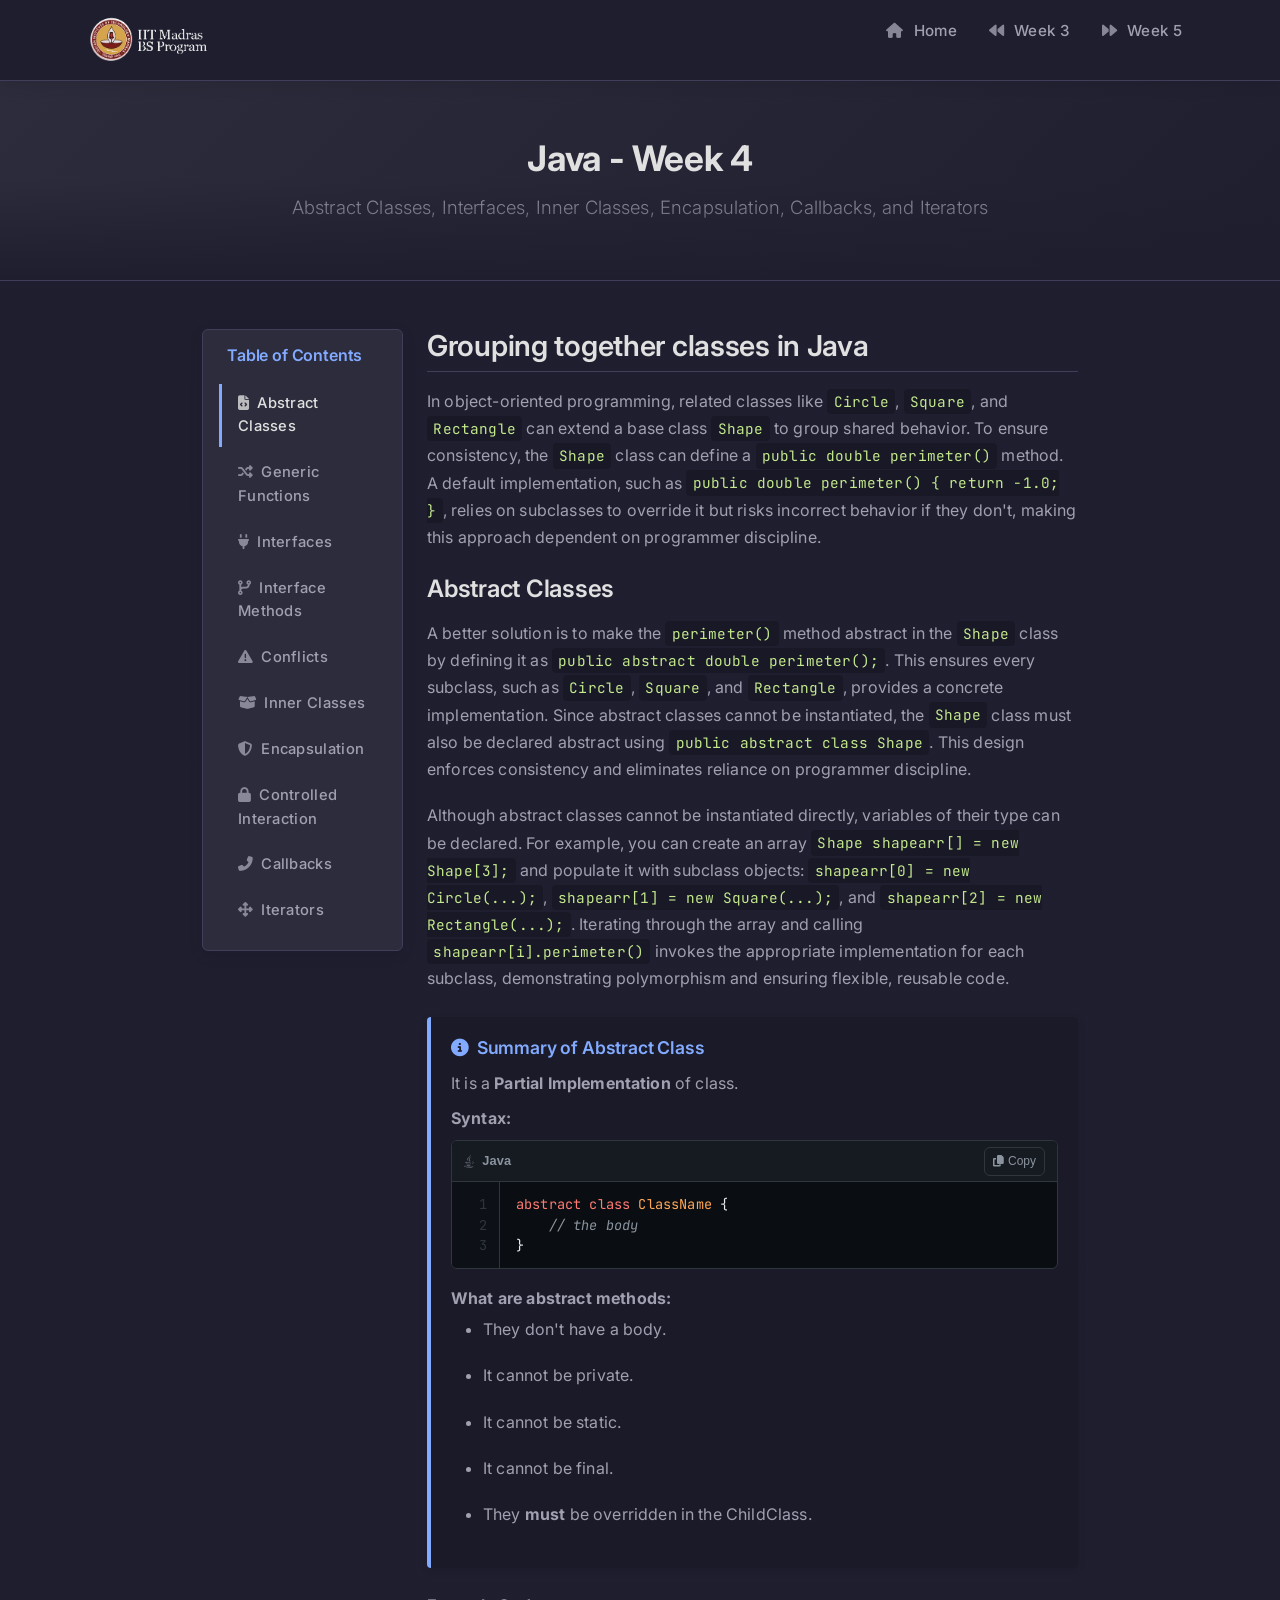
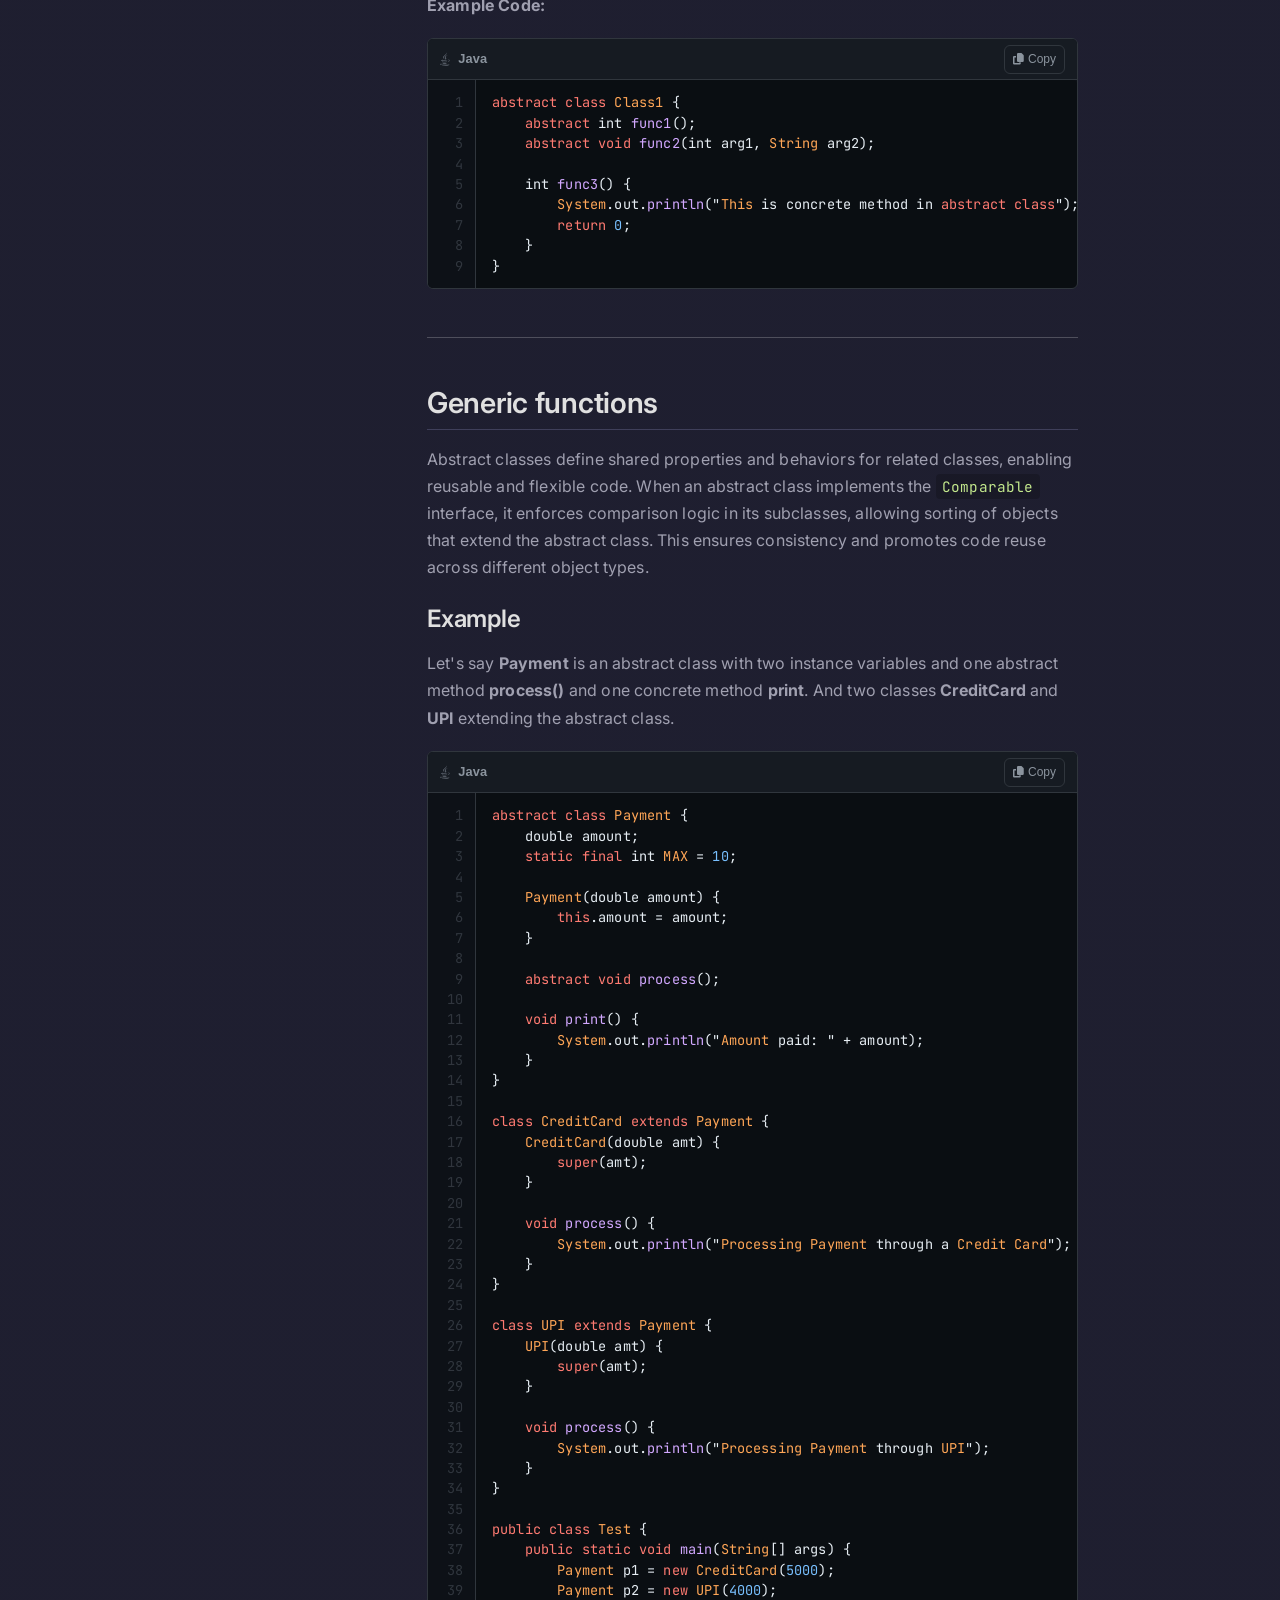
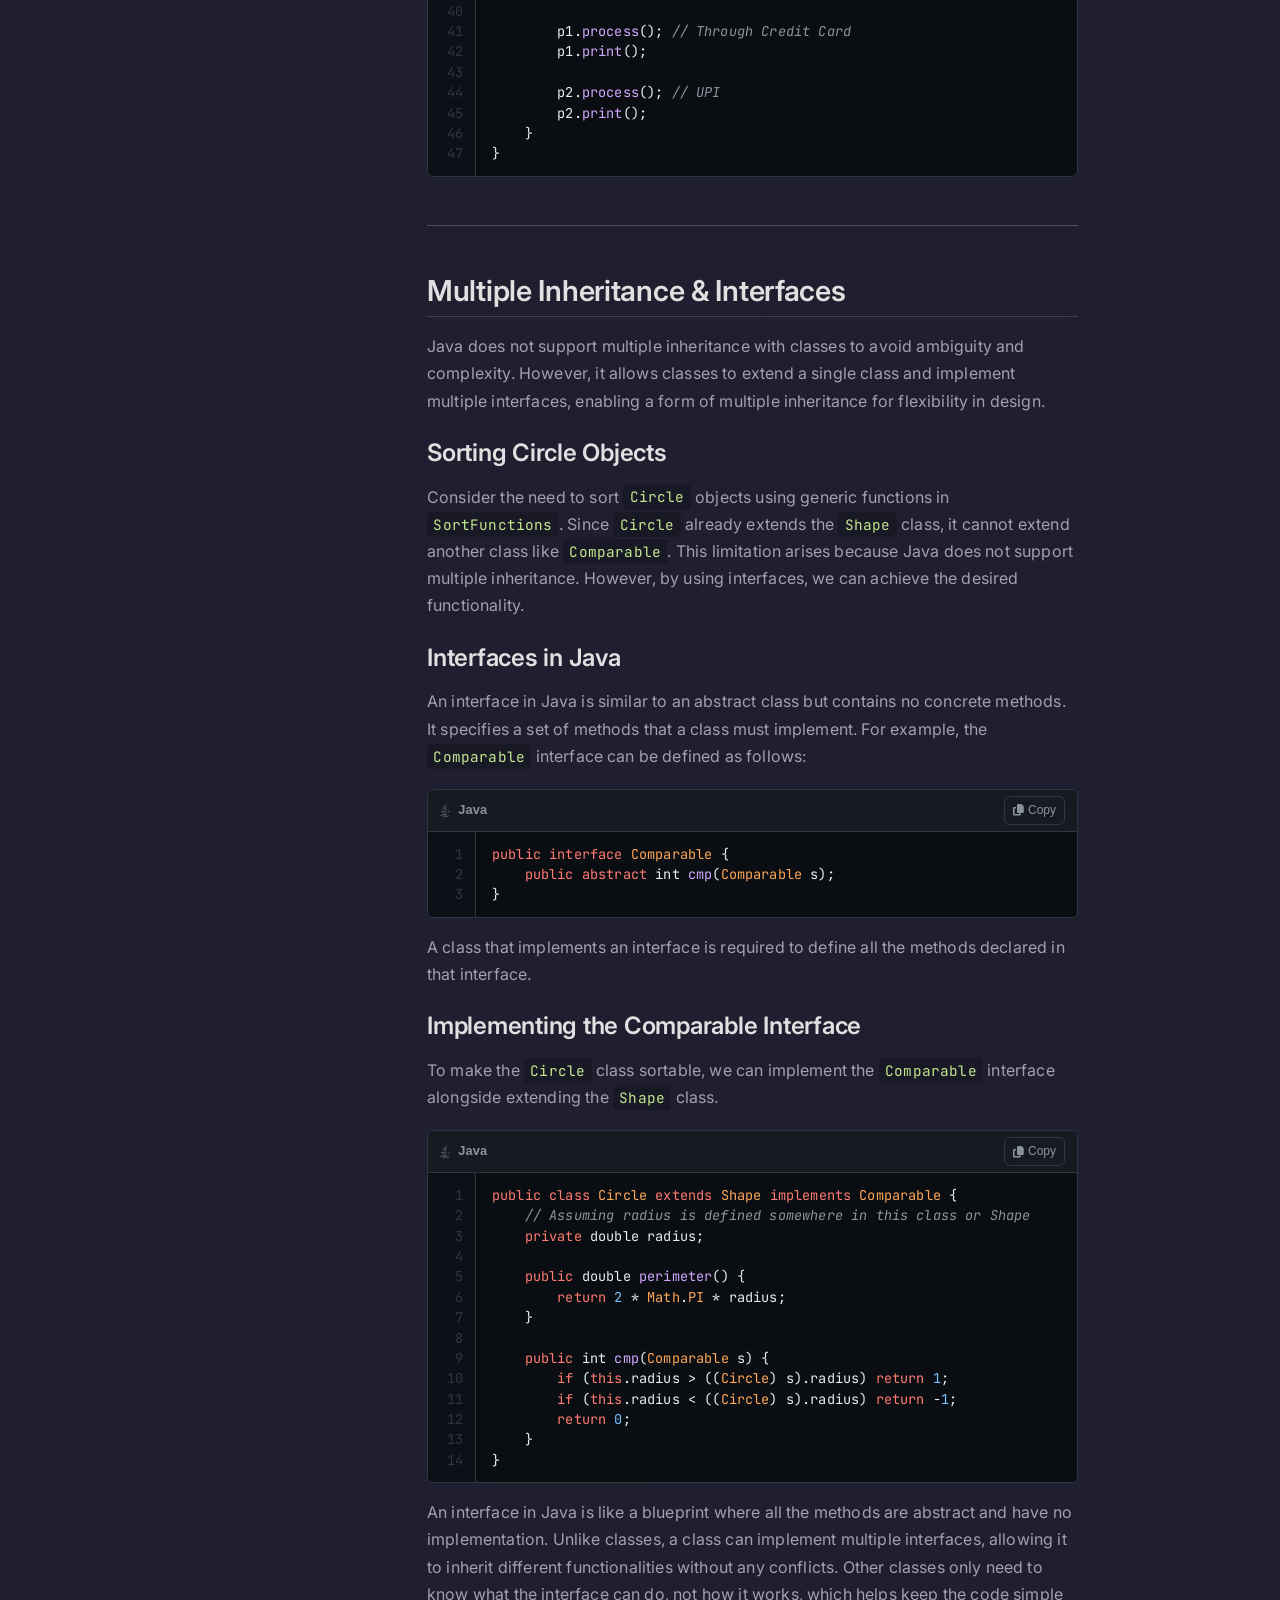
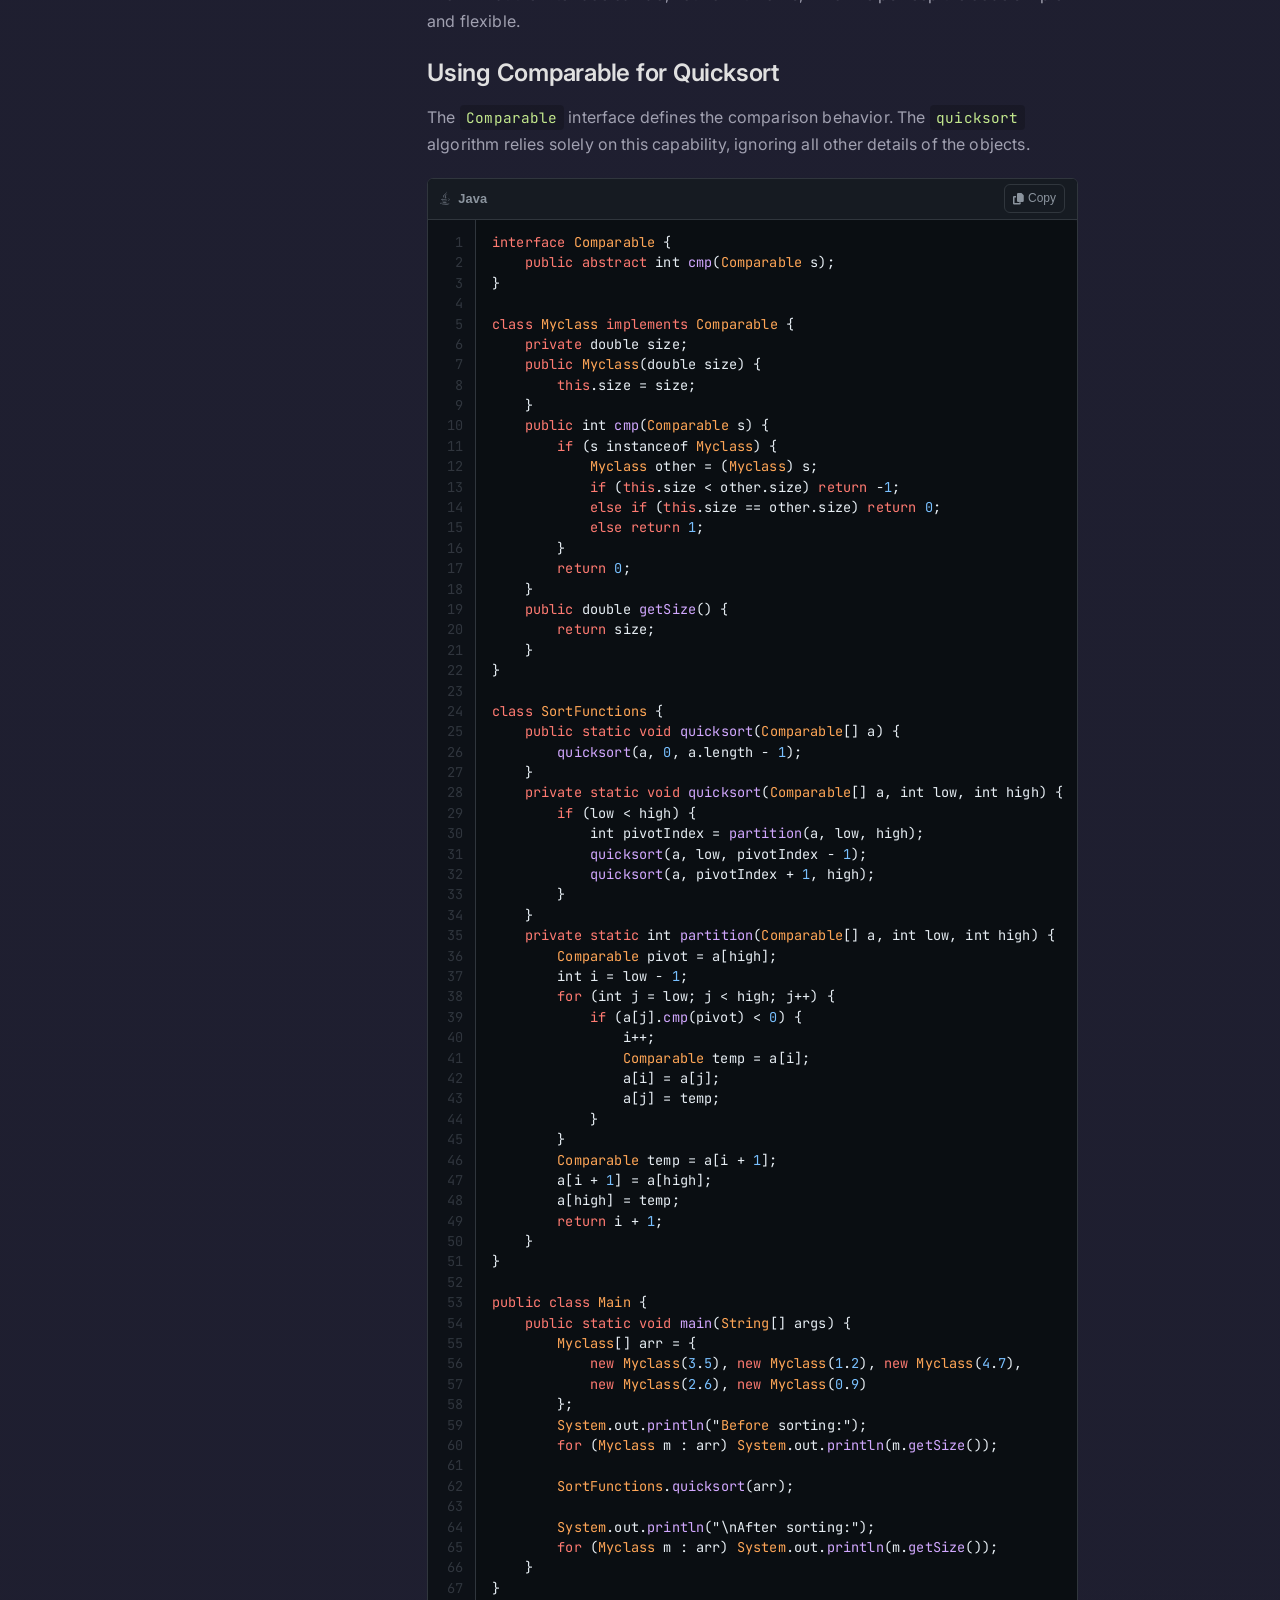
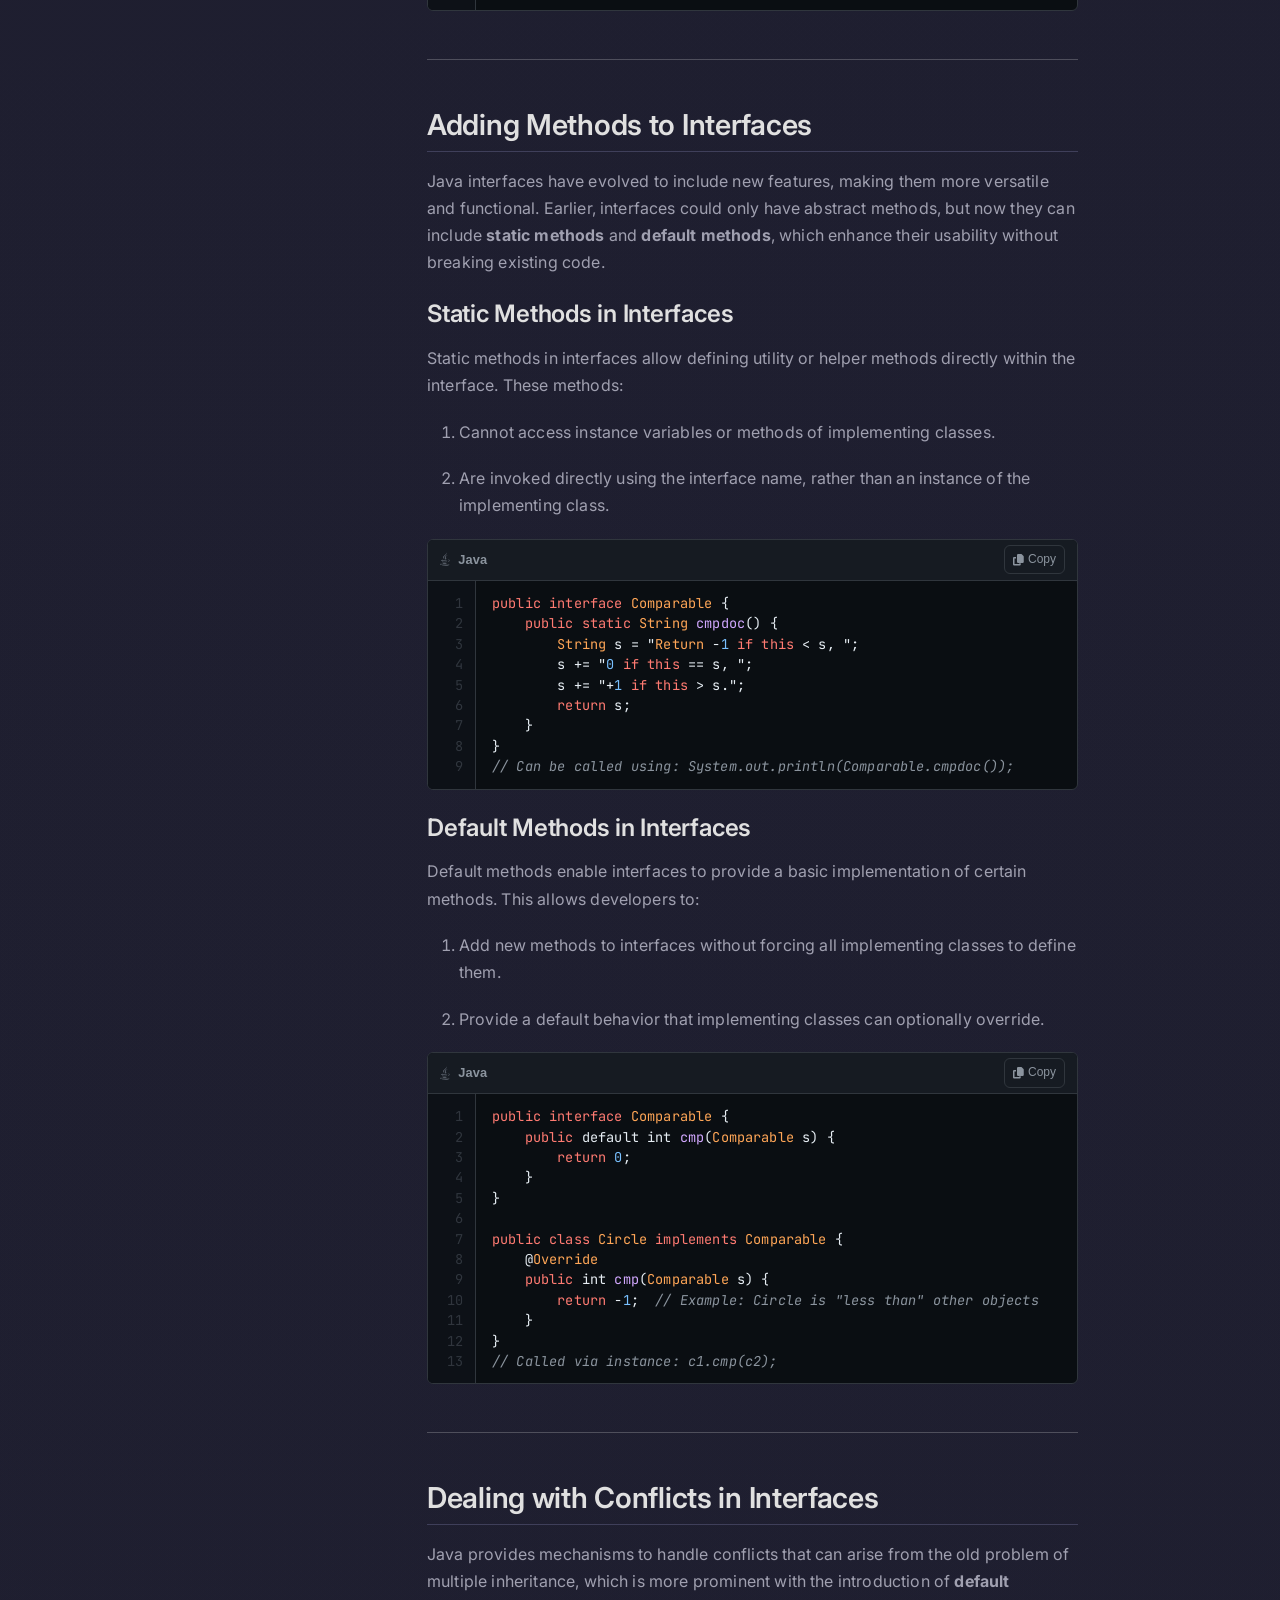
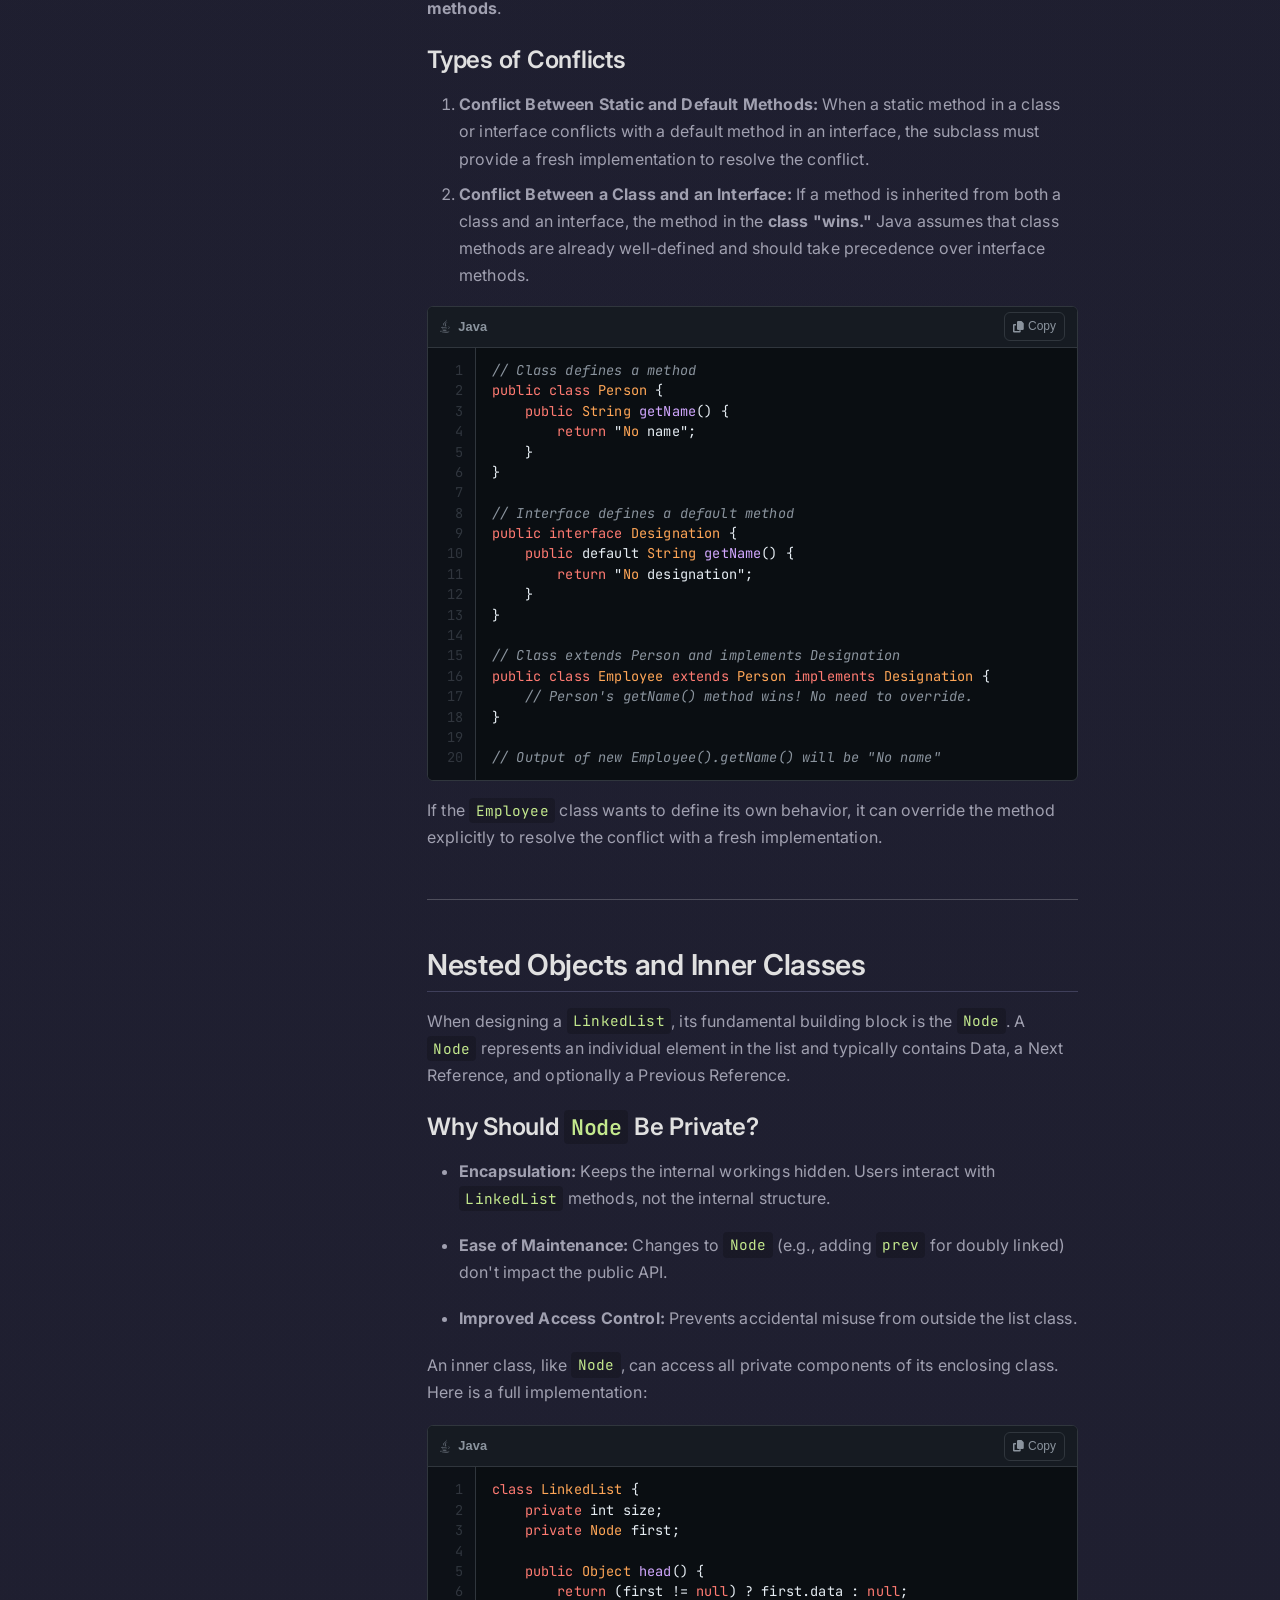
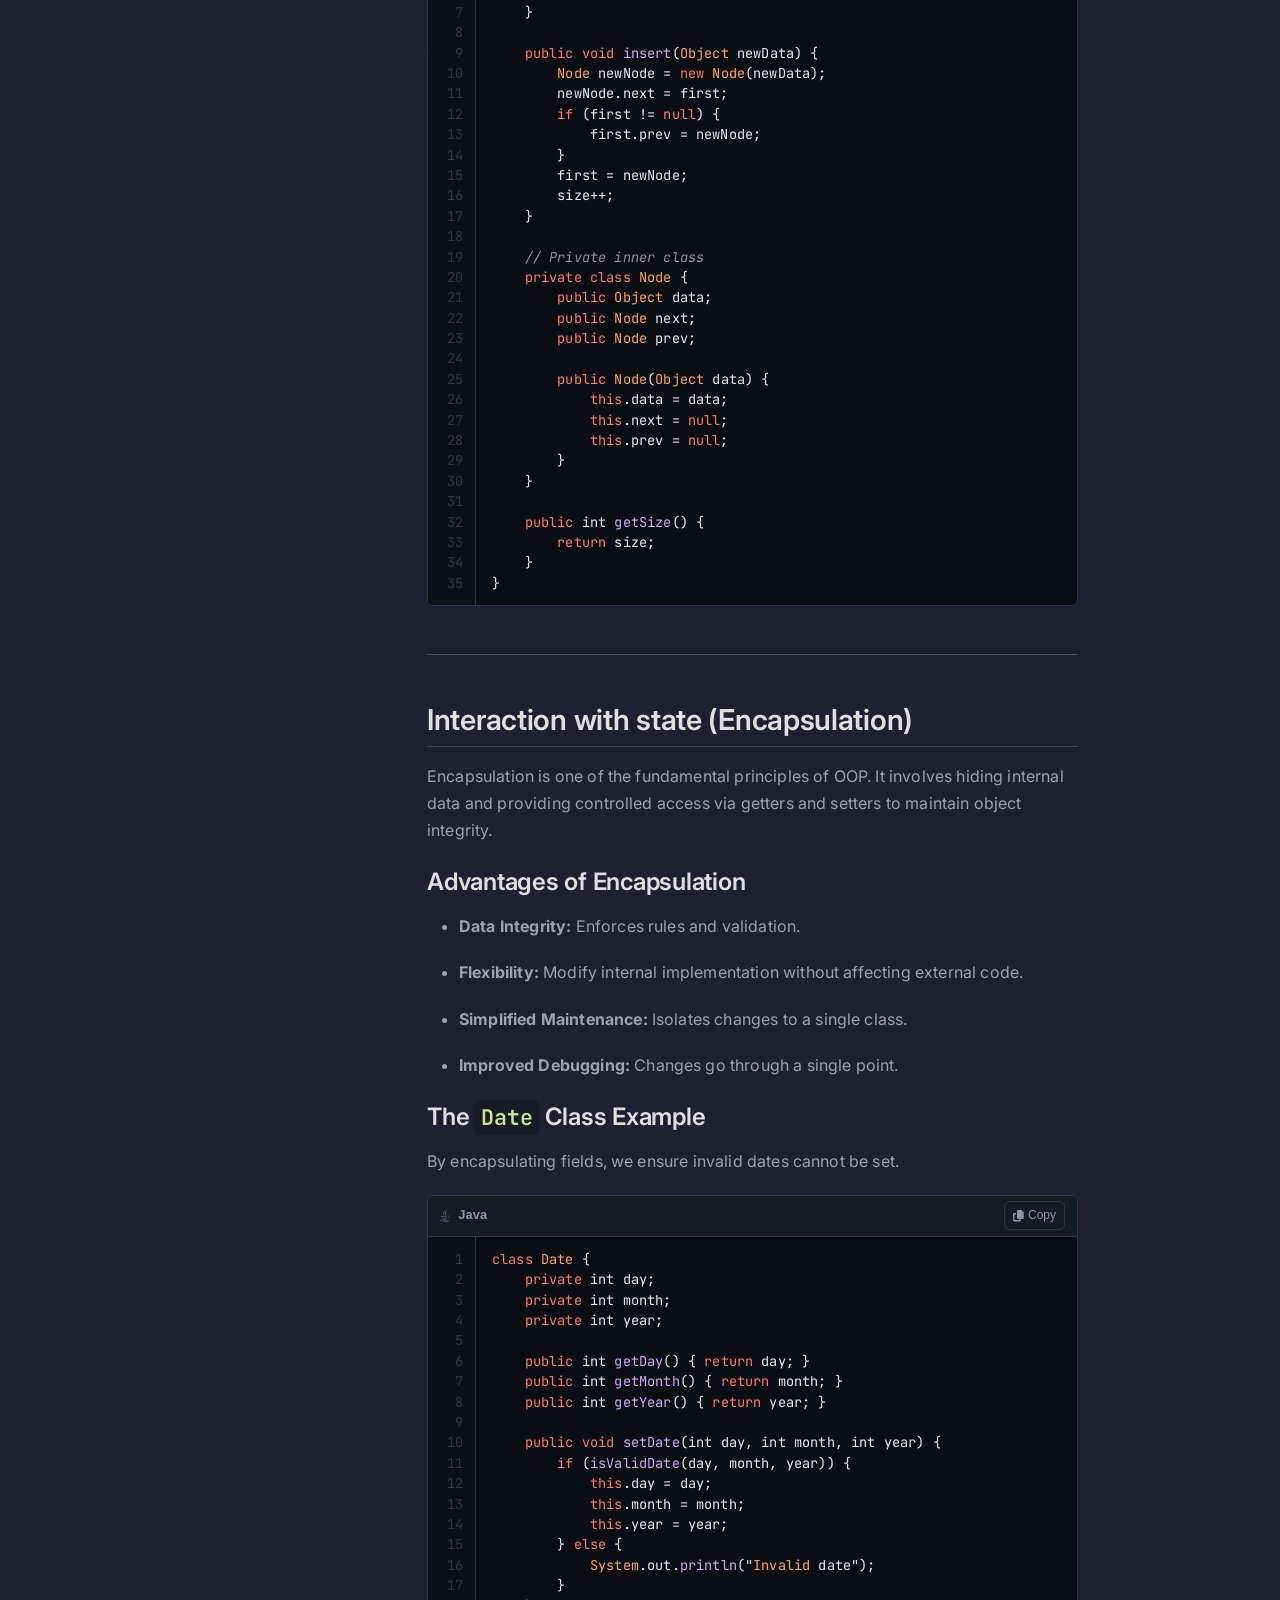
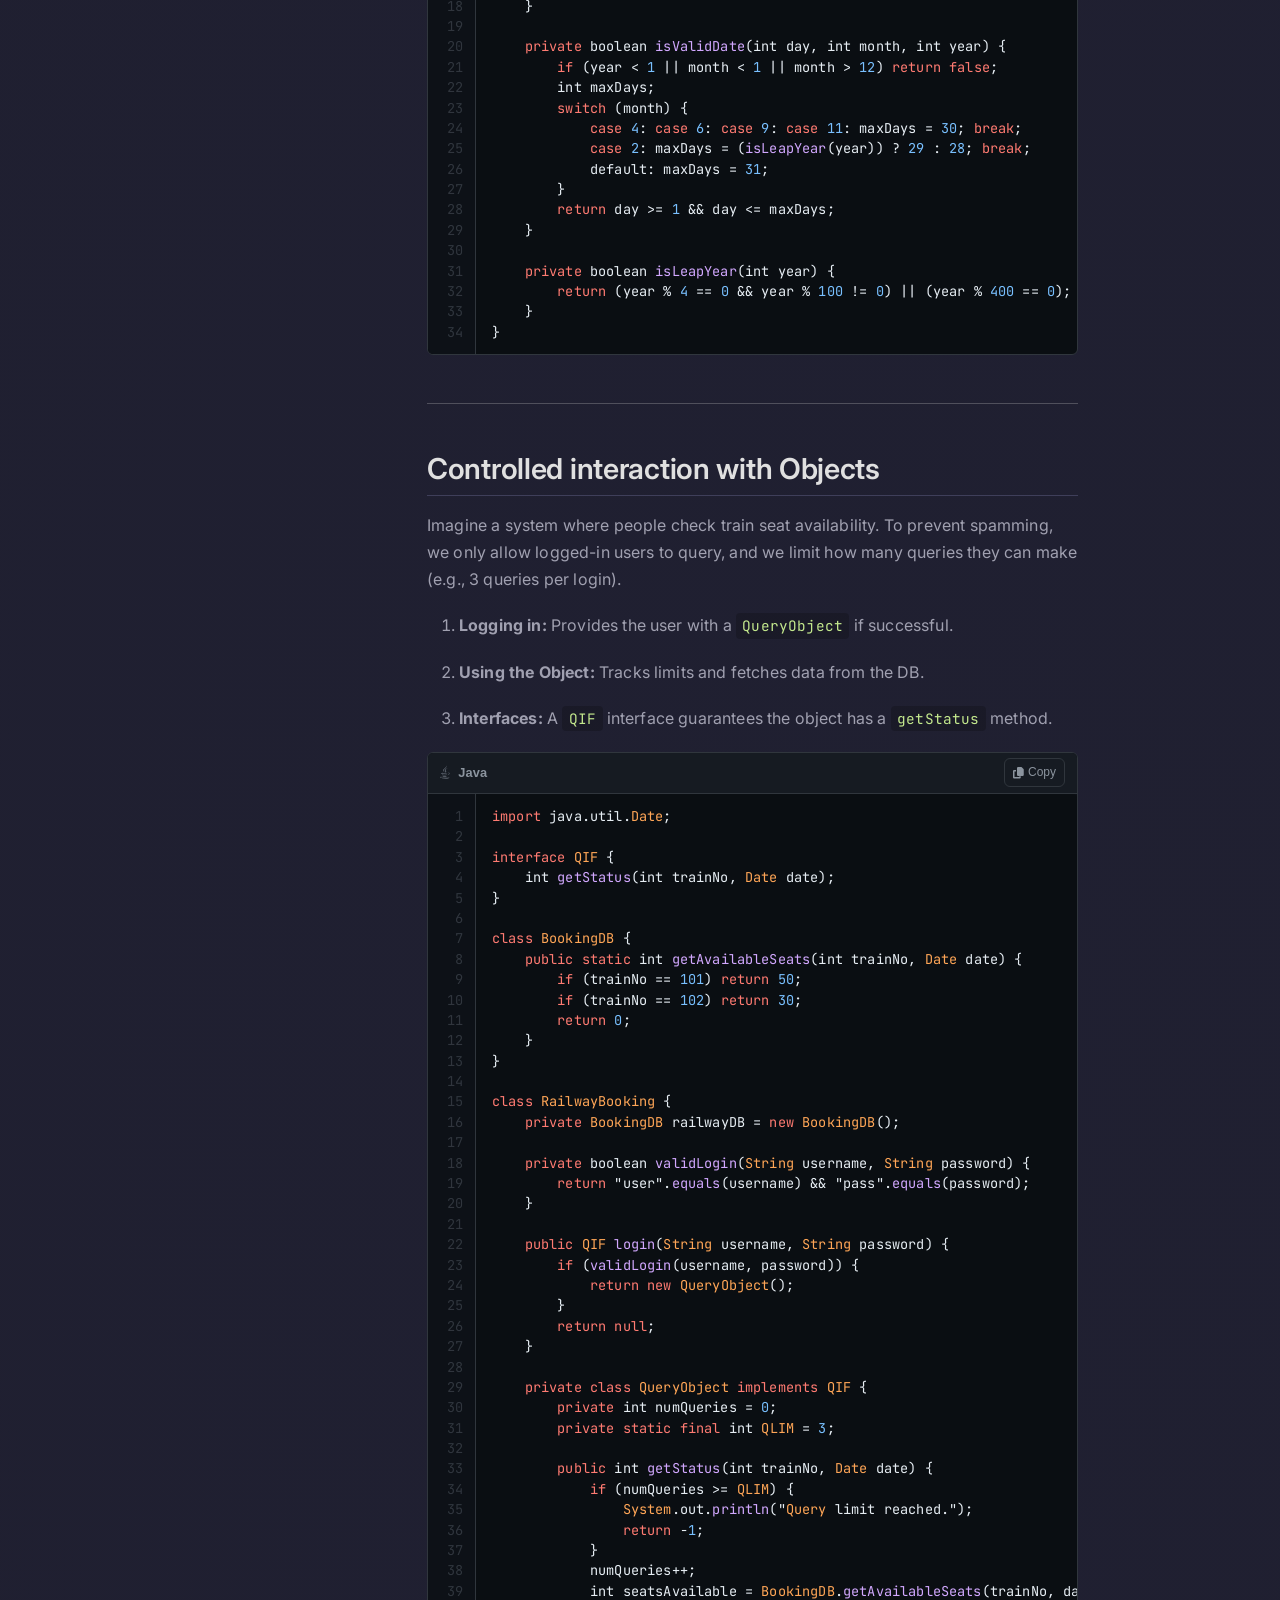
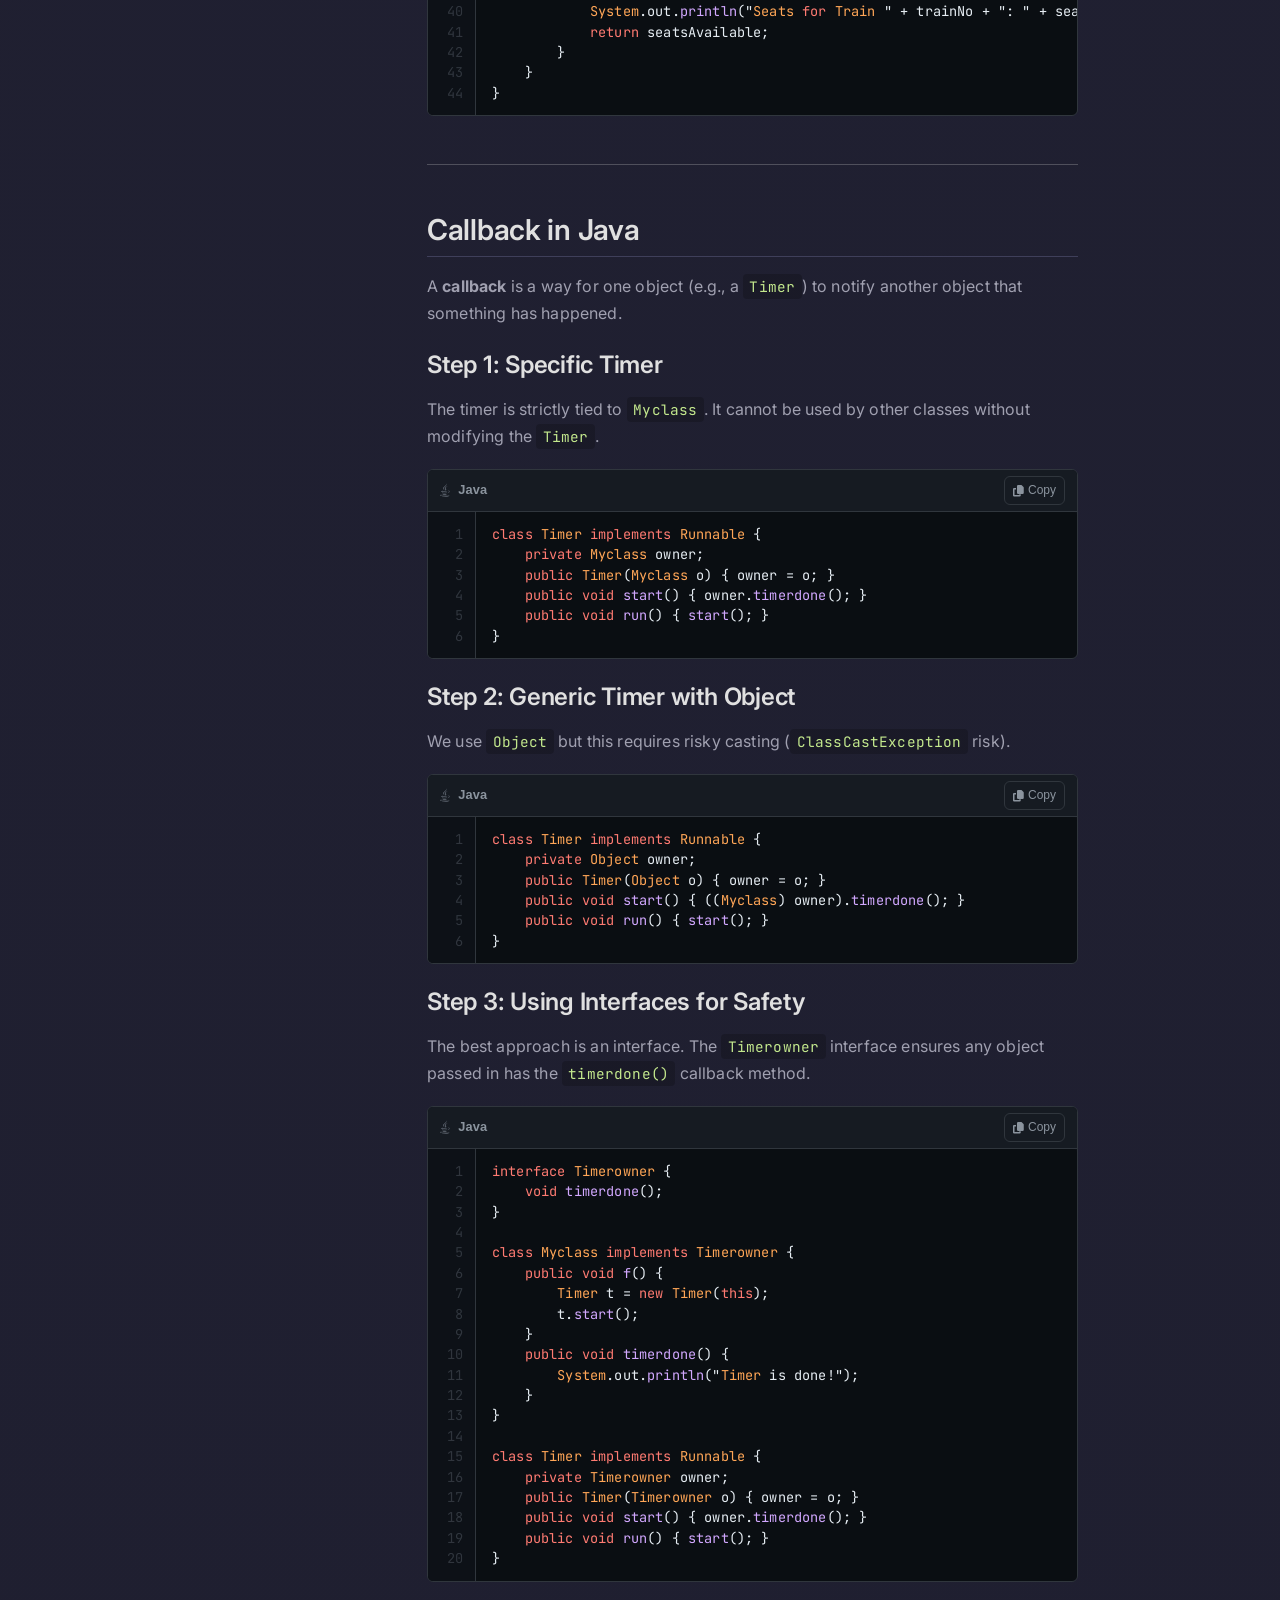
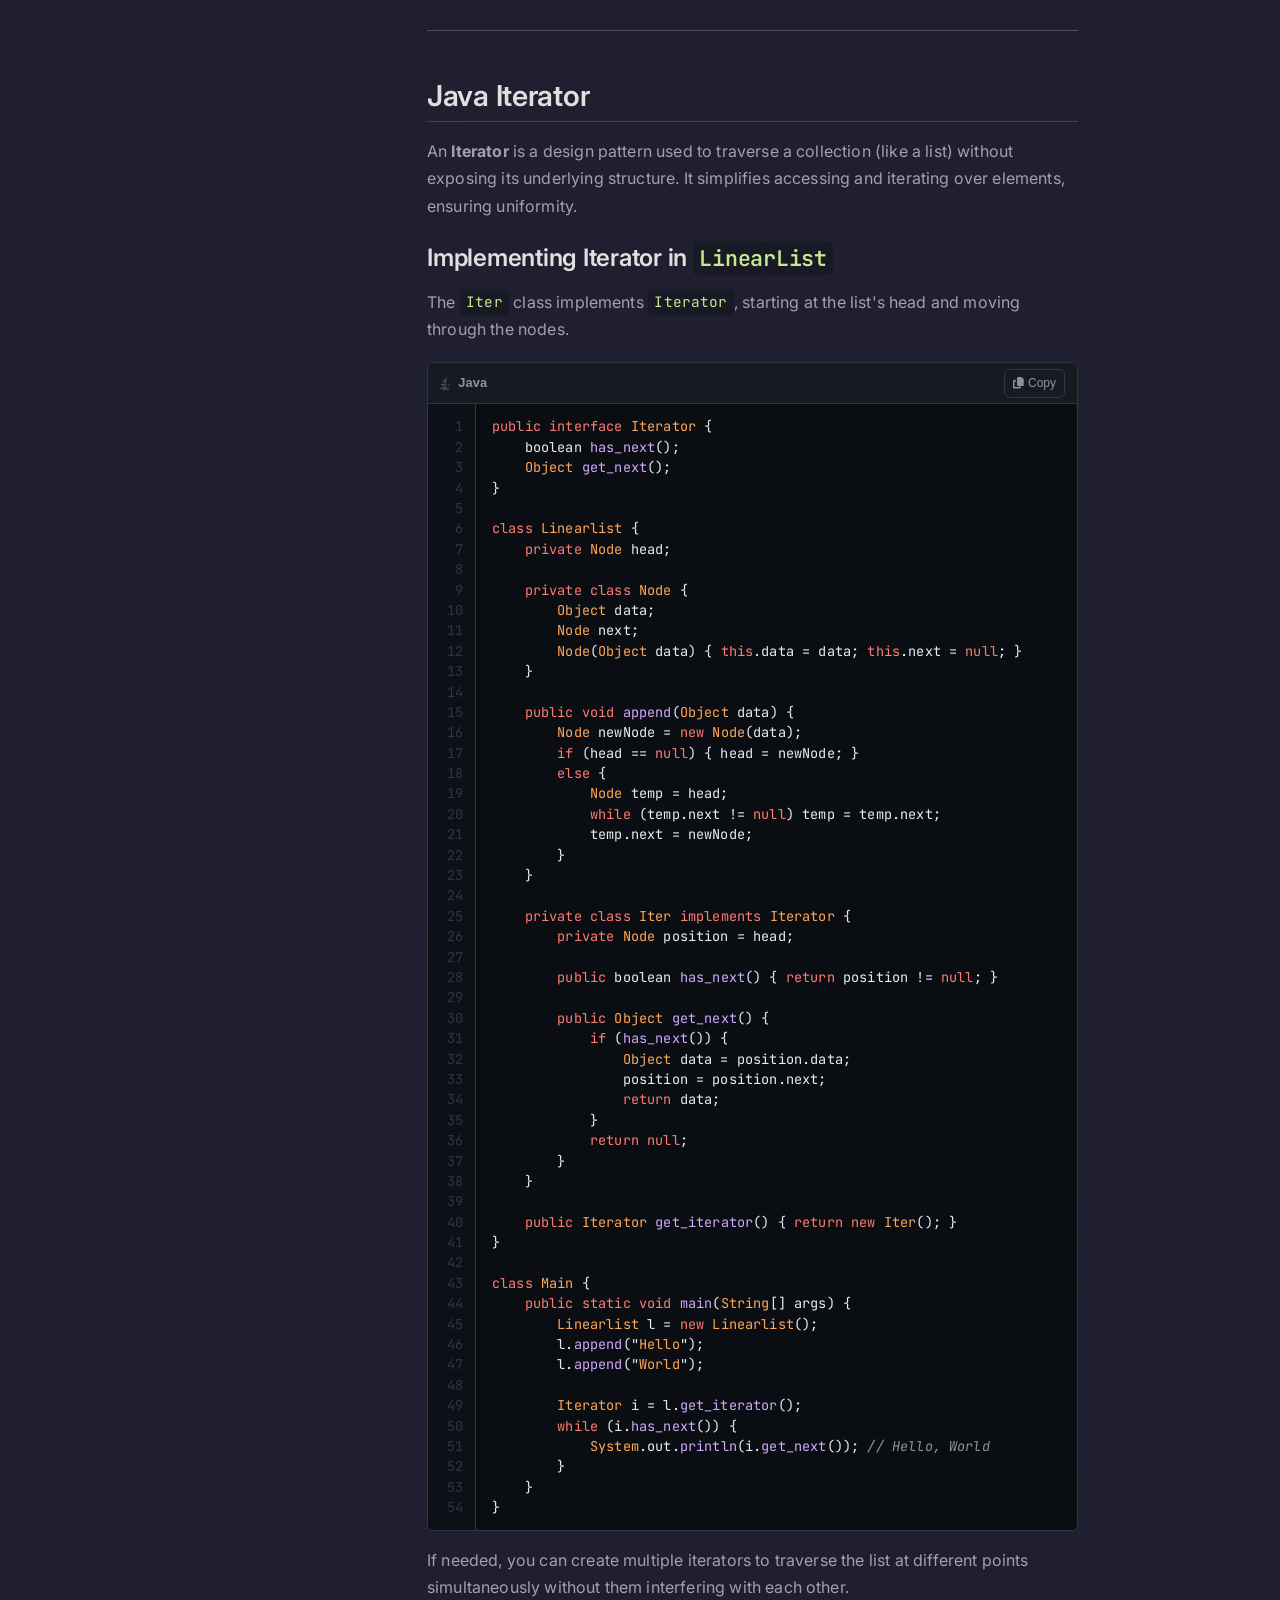
<file: week-4/summary.html>
<!doctype html>
<html lang="en">
  <head>
    <meta charset="UTF-8" />
    <meta name="viewport" content="width=device-width, initial-scale=1.0" />
    <title>Java - Week 4 Summary</title>

    <link
      href="https://fonts.googleapis.com/css2?family=Inter:wght@300;400;500;600;700&family=JetBrains+Mono:wght@400;600&display=swap"
      rel="stylesheet"
    />
    <link
      rel="stylesheet"
      href="https://cdnjs.cloudflare.com/ajax/libs/font-awesome/6.5.1/css/all.min.css"
    />

    <link
      href="https://cdn.jsdelivr.net/npm/bootstrap@5.3.2/dist/css/bootstrap.min.css"
      rel="stylesheet"
    />

    <link rel="stylesheet" href="../assets/styles.css" />
  </head>

  <body>
    <nav class="navbar navbar-expand-lg sticky-top">
      <div class="container">
        <a class="navbar-brand" href="../index.html">
          <img src="../assets/logo.png" alt="Java IIT MBS Logo" />
        </a>
        <button
          class="navbar-toggler"
          type="button"
          data-bs-toggle="collapse"
          data-bs-target="#navbarNav"
        >
          <span class="navbar-toggler-icon"></span>
        </button>
        <div class="collapse navbar-collapse" id="navbarNav">
          <ul class="navbar-nav ms-auto">
            <li class="nav-item">
              <a class="nav-link" href="../index.html"
                ><i class="fas fa-home"></i> Home</a
              >
            </li>
            <li class="nav-item">
              <a class="nav-link" href="../week-3/summary.html"
                ><i class="fas fa-backward"></i> Week 3</a
              >
            </li>
            <li class="nav-item">
              <a class="nav-link" href="../week-5/summary.html"
                ><i class="fas fa-forward"></i> Week 5</a
              >
            </li>
          </ul>
        </div>
      </div>
    </nav>

    <section class="hero-section">
      <div class="container content-container">
        <div class="hero-content">
          <div class="hero-text text-center">
            <h1>Java - Week 4</h1>
            <p>
              Abstract Classes, Interfaces, Inner Classes, Encapsulation,
              Callbacks, and Iterators
            </p>
          </div>
        </div>
      </div>
    </section>

    <div class="container content-container my-5">
      <div class="row">
        <div class="col-lg-3 mb-4">
          <div class="course-nav p-3 rounded">
            <h5 class="mb-3">Table of Contents</h5>
            <div class="nav flex-column">
              <a class="nav-link active" href="#abstract-classes"
                ><i class="fas fa-file-code me-2"></i>Abstract Classes</a
              >
              <a class="nav-link" href="#generic-functions"
                ><i class="fas fa-random me-2"></i>Generic Functions</a
              >
              <a class="nav-link" href="#interfaces"
                ><i class="fas fa-plug me-2"></i>Interfaces</a
              >
              <a class="nav-link" href="#interface-methods"
                ><i class="fas fa-code-branch me-2"></i>Interface Methods</a
              >
              <a class="nav-link" href="#conflicts"
                ><i class="fas fa-exclamation-triangle me-2"></i>Conflicts</a
              >
              <a class="nav-link" href="#nested-objects"
                ><i class="fas fa-box-open me-2"></i>Inner Classes</a
              >
              <a class="nav-link" href="#encapsulation"
                ><i class="fas fa-shield-alt me-2"></i>Encapsulation</a
              >
              <a class="nav-link" href="#controlled-interaction"
                ><i class="fas fa-lock me-2"></i>Controlled Interaction</a
              >
              <a class="nav-link" href="#callbacks"
                ><i class="fas fa-phone-alt me-2"></i>Callbacks</a
              >
              <a class="nav-link" href="#iterators"
                ><i class="fas fa-arrows-alt me-2"></i>Iterators</a
              >
            </div>
          </div>
        </div>

        <div class="col-lg-9">
          <section id="abstract-classes" class="mb-5">
            <h2>Grouping together classes in Java</h2>
            <p>
              In object-oriented programming, related classes like
              <code>Circle</code>, <code>Square</code>, and
              <code>Rectangle</code> can extend a base class
              <code>Shape</code> to group shared behavior. To ensure
              consistency, the <code>Shape</code> class can define a
              <code>public double perimeter()</code> method. A default
              implementation, such as
              <code>public double perimeter() { return -1.0; }</code>, relies on
              subclasses to override it but risks incorrect behavior if they
              don't, making this approach dependent on programmer discipline.
            </p>

            <h3 class="mt-4">Abstract Classes</h3>
            <p>
              A better solution is to make the <code>perimeter()</code> method
              abstract in the <code>Shape</code> class by defining it as
              <code>public abstract double perimeter();</code>. This ensures
              every subclass, such as <code>Circle</code>, <code>Square</code>,
              and <code>Rectangle</code>, provides a concrete implementation.
              Since abstract classes cannot be instantiated, the
              <code>Shape</code> class must also be declared abstract using
              <code>public abstract class Shape</code>. This design enforces
              consistency and eliminates reliance on programmer discipline.
            </p>
            <p>
              Although abstract classes cannot be instantiated directly,
              variables of their type can be declared. For example, you can
              create an array <code>Shape shapearr[] = new Shape[3];</code> and
              populate it with subclass objects:
              <code>shapearr[0] = new Circle(...);</code>,
              <code>shapearr[1] = new Square(...);</code>, and
              <code>shapearr[2] = new Rectangle(...);</code>. Iterating through
              the array and calling <code>shapearr[i].perimeter()</code> invokes
              the appropriate implementation for each subclass, demonstrating
              polymorphism and ensuring flexible, reusable code.
            </p>

            <div class="note-box">
              <h5>
                <i class="fas fa-info-circle me-2"></i>Summary of Abstract Class
              </h5>
              <p class="mb-2">
                It is a <strong>Partial Implementation</strong> of class.
              </p>
              <p class="mb-2"><strong>Syntax:</strong></p>
              <div class="code-block-wrapper mb-3 mt-2">
                <div class="code-header">
                  <div class="code-language">
                    <i class="fab fa-java"></i> Java
                  </div>
                  <button class="copy-button">
                    <i class="fas fa-copy"></i> Copy
                  </button>
                </div>
                <pre><code>abstract class ClassName {
    // the body
}</code></pre>
              </div>
              <p class="mb-1"><strong>What are abstract methods:</strong></p>
              <ul class="mb-0">
                <li>They don't have a body.</li>
                <li>It cannot be private.</li>
                <li>It cannot be static.</li>
                <li>It cannot be final.</li>
                <li>
                  They <strong>must</strong> be overridden in the ChildClass.
                </li>
              </ul>
            </div>

            <p><strong>Example Code:</strong></p>
            <div class="code-block-wrapper">
              <div class="code-header">
                <div class="code-language">
                  <i class="fab fa-java"></i> Java
                </div>
                <button class="copy-button">
                  <i class="fas fa-copy"></i> Copy
                </button>
              </div>
              <pre><code>abstract class Class1 {
    abstract int func1();
    abstract void func2(int arg1, String arg2);

    int func3() {
        System.out.println("This is concrete method in abstract class");
        return 0;
    }
}</code></pre>
            </div>
          </section>

          <hr class="my-5 border-color" />

          <section id="generic-functions" class="mb-5">
            <h2>Generic functions</h2>
            <p>
              Abstract classes define shared properties and behaviors for
              related classes, enabling reusable and flexible code. When an
              abstract class implements the <code>Comparable</code> interface,
              it enforces comparison logic in its subclasses, allowing sorting
              of objects that extend the abstract class. This ensures
              consistency and promotes code reuse across different object types.
            </p>

            <h3 class="mt-4">Example</h3>
            <p>
              Let's say <strong>Payment</strong> is an abstract class with two
              instance variables and one abstract method
              <strong>process()</strong> and one concrete method
              <strong>print</strong>. And two classes
              <strong>CreditCard</strong> and <strong>UPI</strong> extending the
              abstract class.
            </p>

            <div class="code-block-wrapper">
              <div class="code-header">
                <div class="code-language">
                  <i class="fab fa-java"></i> Java
                </div>
                <button class="copy-button">
                  <i class="fas fa-copy"></i> Copy
                </button>
              </div>
              <pre><code>abstract class Payment {
    double amount;
    static final int MAX = 10;

    Payment(double amount) {
        this.amount = amount;
    }

    abstract void process();

    void print() {
        System.out.println("Amount paid: " + amount);
    }
}

class CreditCard extends Payment {
    CreditCard(double amt) {
        super(amt);
    }

    void process() {
        System.out.println("Processing Payment through a Credit Card");
    }
}

class UPI extends Payment {
    UPI(double amt) {
        super(amt);
    }

    void process() {
        System.out.println("Processing Payment through UPI");
    }
}

public class Test {
    public static void main(String[] args) {
        Payment p1 = new CreditCard(5000);
        Payment p2 = new UPI(4000);

        p1.process(); // Through Credit Card
        p1.print();

        p2.process(); // UPI
        p2.print();
    }
}</code></pre>
            </div>
          </section>

          <hr class="my-5 border-color" />

          <section id="interfaces" class="mb-5">
            <h2>Multiple Inheritance & Interfaces</h2>
            <p>
              Java does not support multiple inheritance with classes to avoid
              ambiguity and complexity. However, it allows classes to extend a
              single class and implement multiple interfaces, enabling a form of
              multiple inheritance for flexibility in design.
            </p>

            <h3 class="mt-4">Sorting Circle Objects</h3>
            <p>
              Consider the need to sort <code>Circle</code> objects using
              generic functions in <code>SortFunctions</code>. Since
              <code>Circle</code> already extends the <code>Shape</code> class,
              it cannot extend another class like <code>Comparable</code>. This
              limitation arises because Java does not support multiple
              inheritance. However, by using interfaces, we can achieve the
              desired functionality.
            </p>

            <h3 class="mt-4">Interfaces in Java</h3>
            <p>
              An interface in Java is similar to an abstract class but contains
              no concrete methods. It specifies a set of methods that a class
              must implement. For example, the <code>Comparable</code> interface
              can be defined as follows:
            </p>
            <div class="code-block-wrapper">
              <div class="code-header">
                <div class="code-language">
                  <i class="fab fa-java"></i> Java
                </div>
                <button class="copy-button">
                  <i class="fas fa-copy"></i> Copy
                </button>
              </div>
              <pre><code>public interface Comparable {
    public abstract int cmp(Comparable s);
}</code></pre>
            </div>

            <p>
              A class that implements an interface is required to define all the
              methods declared in that interface.
            </p>

            <h3 class="mt-4">Implementing the Comparable Interface</h3>
            <p>
              To make the <code>Circle</code> class sortable, we can implement
              the <code>Comparable</code> interface alongside extending the
              <code>Shape</code> class.
            </p>
            <div class="code-block-wrapper">
              <div class="code-header">
                <div class="code-language">
                  <i class="fab fa-java"></i> Java
                </div>
                <button class="copy-button">
                  <i class="fas fa-copy"></i> Copy
                </button>
              </div>
              <pre><code>public class Circle extends Shape implements Comparable {
    // Assuming radius is defined somewhere in this class or Shape
    private double radius;
    
    public double perimeter() {
        return 2 * Math.PI * radius;
    }

    public int cmp(Comparable s) {
        if (this.radius > ((Circle) s).radius) return 1;
        if (this.radius < ((Circle) s).radius) return -1;
        return 0;
    }
}</code></pre>
            </div>

            <p>
              An interface in Java is like a blueprint where all the methods are
              abstract and have no implementation. Unlike classes, a class can
              implement multiple interfaces, allowing it to inherit different
              functionalities without any conflicts. Other classes only need to
              know what the interface can do, not how it works, which helps keep
              the code simple and flexible.
            </p>

            <h3 class="mt-4">Using Comparable for Quicksort</h3>
            <p>
              The <code>Comparable</code> interface defines the comparison
              behavior. The <code>quicksort</code> algorithm relies solely on
              this capability, ignoring all other details of the objects.
            </p>

            <div class="code-block-wrapper">
              <div class="code-header">
                <div class="code-language">
                  <i class="fab fa-java"></i> Java
                </div>
                <button class="copy-button">
                  <i class="fas fa-copy"></i> Copy
                </button>
              </div>
              <pre><code>interface Comparable {
    public abstract int cmp(Comparable s);
}

class Myclass implements Comparable {
    private double size;
    public Myclass(double size) {
        this.size = size;
    }
    public int cmp(Comparable s) {
        if (s instanceof Myclass) {
            Myclass other = (Myclass) s;
            if (this.size < other.size) return -1;
            else if (this.size == other.size) return 0;
            else return 1;
        }
        return 0;
    }
    public double getSize() {
        return size;
    }
}

class SortFunctions {
    public static void quicksort(Comparable[] a) {
        quicksort(a, 0, a.length - 1);
    }
    private static void quicksort(Comparable[] a, int low, int high) {
        if (low < high) {
            int pivotIndex = partition(a, low, high);
            quicksort(a, low, pivotIndex - 1);
            quicksort(a, pivotIndex + 1, high);
        }
    }
    private static int partition(Comparable[] a, int low, int high) {
        Comparable pivot = a[high];
        int i = low - 1;
        for (int j = low; j < high; j++) {
            if (a[j].cmp(pivot) < 0) {
                i++;
                Comparable temp = a[i];
                a[i] = a[j];
                a[j] = temp;
            }
        }
        Comparable temp = a[i + 1];
        a[i + 1] = a[high];
        a[high] = temp;
        return i + 1;
    }
}

public class Main {
    public static void main(String[] args) {
        Myclass[] arr = {
            new Myclass(3.5), new Myclass(1.2), new Myclass(4.7),
            new Myclass(2.6), new Myclass(0.9)
        };
        System.out.println("Before sorting:");
        for (Myclass m : arr) System.out.println(m.getSize());
        
        SortFunctions.quicksort(arr);
        
        System.out.println("\nAfter sorting:");
        for (Myclass m : arr) System.out.println(m.getSize());
    }
}</code></pre>
            </div>
          </section>

          <hr class="my-5 border-color" />

          <section id="interface-methods" class="mb-5">
            <h2>Adding Methods to Interfaces</h2>
            <p>
              Java interfaces have evolved to include new features, making them
              more versatile and functional. Earlier, interfaces could only have
              abstract methods, but now they can include
              <strong>static methods</strong> and
              <strong>default methods</strong>, which enhance their usability
              without breaking existing code.
            </p>

            <h3 class="mt-4">Static Methods in Interfaces</h3>
            <p>
              Static methods in interfaces allow defining utility or helper
              methods directly within the interface. These methods:
            </p>
            <ol>
              <li>
                Cannot access instance variables or methods of implementing
                classes.
              </li>
              <li>
                Are invoked directly using the interface name, rather than an
                instance of the implementing class.
              </li>
            </ol>

            <div class="code-block-wrapper">
              <div class="code-header">
                <div class="code-language">
                  <i class="fab fa-java"></i> Java
                </div>
                <button class="copy-button">
                  <i class="fas fa-copy"></i> Copy
                </button>
              </div>
              <pre><code>public interface Comparable {
    public static String cmpdoc() {
        String s = "Return -1 if this < s, ";
        s += "0 if this == s, ";
        s += "+1 if this > s.";
        return s;
    }
}
// Can be called using: System.out.println(Comparable.cmpdoc());</code></pre>
            </div>

            <h3 class="mt-4">Default Methods in Interfaces</h3>
            <p>
              Default methods enable interfaces to provide a basic
              implementation of certain methods. This allows developers to:
            </p>
            <ol>
              <li>
                Add new methods to interfaces without forcing all implementing
                classes to define them.
              </li>
              <li>
                Provide a default behavior that implementing classes can
                optionally override.
              </li>
            </ol>

            <div class="code-block-wrapper">
              <div class="code-header">
                <div class="code-language">
                  <i class="fab fa-java"></i> Java
                </div>
                <button class="copy-button">
                  <i class="fas fa-copy"></i> Copy
                </button>
              </div>
              <pre><code>public interface Comparable {
    public default int cmp(Comparable s) {
        return 0;
    }
}

public class Circle implements Comparable {
    @Override
    public int cmp(Comparable s) {
        return -1;  // Example: Circle is "less than" other objects
    }
}
// Called via instance: c1.cmp(c2);</code></pre>
            </div>
          </section>

          <hr class="my-5 border-color" />

          <section id="conflicts" class="mb-5">
            <h2>Dealing with Conflicts in Interfaces</h2>
            <p>
              Java provides mechanisms to handle conflicts that can arise from
              the old problem of multiple inheritance, which is more prominent
              with the introduction of <strong>default methods</strong>.
            </p>

            <h3 class="mt-4">Types of Conflicts</h3>
            <ol>
              <li class="mb-2">
                <strong>Conflict Between Static and Default Methods:</strong>
                When a static method in a class or interface conflicts with a
                default method in an interface, the subclass must provide a
                fresh implementation to resolve the conflict.
              </li>
              <li class="mb-2">
                <strong>Conflict Between a Class and an Interface:</strong> If a
                method is inherited from both a class and an interface, the
                method in the <strong>class "wins."</strong> Java assumes that
                class methods are already well-defined and should take
                precedence over interface methods.
              </li>
            </ol>

            <div class="code-block-wrapper">
              <div class="code-header">
                <div class="code-language">
                  <i class="fab fa-java"></i> Java
                </div>
                <button class="copy-button">
                  <i class="fas fa-copy"></i> Copy
                </button>
              </div>
              <pre><code>// Class defines a method
public class Person {
    public String getName() {
        return "No name";
    }
}

// Interface defines a default method
public interface Designation {
    public default String getName() {
        return "No designation";
    }
}

// Class extends Person and implements Designation
public class Employee extends Person implements Designation {
    // Person's getName() method wins! No need to override.
}

// Output of new Employee().getName() will be "No name"</code></pre>
            </div>
            <p>
              If the <code>Employee</code> class wants to define its own
              behavior, it can override the method explicitly to resolve the
              conflict with a fresh implementation.
            </p>
          </section>

          <hr class="my-5 border-color" />

          <section id="nested-objects" class="mb-5">
            <h2>Nested Objects and Inner Classes</h2>
            <p>
              When designing a <code>LinkedList</code>, its fundamental building
              block is the <code>Node</code>. A <code>Node</code> represents an
              individual element in the list and typically contains Data, a Next
              Reference, and optionally a Previous Reference.
            </p>

            <h3 class="mt-4">Why Should <code>Node</code> Be Private?</h3>
            <ul>
              <li>
                <strong>Encapsulation:</strong> Keeps the internal workings
                hidden. Users interact with <code>LinkedList</code> methods, not
                the internal structure.
              </li>
              <li>
                <strong>Ease of Maintenance:</strong> Changes to
                <code>Node</code> (e.g., adding <code>prev</code> for doubly
                linked) don't impact the public API.
              </li>
              <li>
                <strong>Improved Access Control:</strong> Prevents accidental
                misuse from outside the list class.
              </li>
            </ul>

            <p>
              An inner class, like <code>Node</code>, can access all private
              components of its enclosing class. Here is a full implementation:
            </p>
            <div class="code-block-wrapper">
              <div class="code-header">
                <div class="code-language">
                  <i class="fab fa-java"></i> Java
                </div>
                <button class="copy-button">
                  <i class="fas fa-copy"></i> Copy
                </button>
              </div>
              <pre><code>class LinkedList {
    private int size;
    private Node first;

    public Object head() {
        return (first != null) ? first.data : null;
    }

    public void insert(Object newData) {
        Node newNode = new Node(newData);
        newNode.next = first;
        if (first != null) {
            first.prev = newNode;
        }
        first = newNode;
        size++;
    }

    // Private inner class
    private class Node {
        public Object data;
        public Node next;
        public Node prev;

        public Node(Object data) {
            this.data = data;
            this.next = null;
            this.prev = null;
        }
    }

    public int getSize() {
        return size;
    }
}</code></pre>
            </div>
          </section>

          <hr class="my-5 border-color" />

          <section id="encapsulation" class="mb-5">
            <h2>Interaction with state (Encapsulation)</h2>
            <p>
              Encapsulation is one of the fundamental principles of OOP. It
              involves hiding internal data and providing controlled access via
              getters and setters to maintain object integrity.
            </p>

            <h3 class="mt-4">Advantages of Encapsulation</h3>
            <ul>
              <li>
                <strong>Data Integrity:</strong> Enforces rules and validation.
              </li>
              <li>
                <strong>Flexibility:</strong> Modify internal implementation
                without affecting external code.
              </li>
              <li>
                <strong>Simplified Maintenance:</strong> Isolates changes to a
                single class.
              </li>
              <li>
                <strong>Improved Debugging:</strong> Changes go through a single
                point.
              </li>
            </ul>

            <h3 class="mt-4">The <code>Date</code> Class Example</h3>
            <p>
              By encapsulating fields, we ensure invalid dates cannot be set.
            </p>
            <div class="code-block-wrapper">
              <div class="code-header">
                <div class="code-language">
                  <i class="fab fa-java"></i> Java
                </div>
                <button class="copy-button">
                  <i class="fas fa-copy"></i> Copy
                </button>
              </div>
              <pre><code>class Date {
    private int day;
    private int month;
    private int year;

    public int getDay() { return day; }
    public int getMonth() { return month; }
    public int getYear() { return year; }

    public void setDate(int day, int month, int year) {
        if (isValidDate(day, month, year)) {
            this.day = day;
            this.month = month;
            this.year = year;
        } else {
            System.out.println("Invalid date");
        }
    }

    private boolean isValidDate(int day, int month, int year) {
        if (year < 1 || month < 1 || month > 12) return false;
        int maxDays;
        switch (month) {
            case 4: case 6: case 9: case 11: maxDays = 30; break;
            case 2: maxDays = (isLeapYear(year)) ? 29 : 28; break;
            default: maxDays = 31;
        }
        return day >= 1 && day <= maxDays;
    }

    private boolean isLeapYear(int year) {
        return (year % 4 == 0 && year % 100 != 0) || (year % 400 == 0);
    }
}</code></pre>
            </div>
          </section>

          <hr class="my-5 border-color" />

          <section id="controlled-interaction" class="mb-5">
            <h2>Controlled interaction with Objects</h2>
            <p>
              Imagine a system where people check train seat availability. To
              prevent spamming, we only allow logged-in users to query, and we
              limit how many queries they can make (e.g., 3 queries per login).
            </p>
            <ol>
              <li>
                <strong>Logging in:</strong> Provides the user with a
                <code>QueryObject</code> if successful.
              </li>
              <li>
                <strong>Using the Object:</strong> Tracks limits and fetches
                data from the DB.
              </li>
              <li>
                <strong>Interfaces:</strong> A <code>QIF</code> interface
                guarantees the object has a <code>getStatus</code> method.
              </li>
            </ol>

            <div class="code-block-wrapper">
              <div class="code-header">
                <div class="code-language">
                  <i class="fab fa-java"></i> Java
                </div>
                <button class="copy-button">
                  <i class="fas fa-copy"></i> Copy
                </button>
              </div>
              <pre><code>import java.util.Date;

interface QIF {
    int getStatus(int trainNo, Date date);
}

class BookingDB {
    public static int getAvailableSeats(int trainNo, Date date) {
        if (trainNo == 101) return 50;
        if (trainNo == 102) return 30;
        return 0; 
    }
}

class RailwayBooking {
    private BookingDB railwayDB = new BookingDB();

    private boolean validLogin(String username, String password) {
        return "user".equals(username) && "pass".equals(password);
    }

    public QIF login(String username, String password) {
        if (validLogin(username, password)) {
            return new QueryObject();
        }
        return null;
    }

    private class QueryObject implements QIF {
        private int numQueries = 0;
        private static final int QLIM = 3;

        public int getStatus(int trainNo, Date date) {
            if (numQueries >= QLIM) {
                System.out.println("Query limit reached.");
                return -1;
            }
            numQueries++;
            int seatsAvailable = BookingDB.getAvailableSeats(trainNo, date);
            System.out.println("Seats for Train " + trainNo + ": " + seatsAvailable);
            return seatsAvailable;
        }
    }
}</code></pre>
            </div>
          </section>

          <hr class="my-5 border-color" />

          <section id="callbacks" class="mb-5">
            <h2>Callback in Java</h2>
            <p>
              A <strong>callback</strong> is a way for one object (e.g., a
              <code>Timer</code>) to notify another object that something has
              happened.
            </p>

            <h3 class="mt-4">Step 1: Specific Timer</h3>
            <p>
              The timer is strictly tied to <code>Myclass</code>. It cannot be
              used by other classes without modifying the <code>Timer</code>.
            </p>
            <div class="code-block-wrapper">
              <div class="code-header">
                <div class="code-language">
                  <i class="fab fa-java"></i> Java
                </div>
                <button class="copy-button">
                  <i class="fas fa-copy"></i> Copy
                </button>
              </div>
              <pre><code>class Timer implements Runnable {
    private Myclass owner;
    public Timer(Myclass o) { owner = o; }
    public void start() { owner.timerdone(); }
    public void run() { start(); }
}</code></pre>
            </div>

            <h3 class="mt-4">Step 2: Generic Timer with Object</h3>
            <p>
              We use <code>Object</code> but this requires risky casting (<code
                >ClassCastException</code
              >
              risk).
            </p>
            <div class="code-block-wrapper">
              <div class="code-header">
                <div class="code-language">
                  <i class="fab fa-java"></i> Java
                </div>
                <button class="copy-button">
                  <i class="fas fa-copy"></i> Copy
                </button>
              </div>
              <pre><code>class Timer implements Runnable {
    private Object owner;
    public Timer(Object o) { owner = o; }
    public void start() { ((Myclass) owner).timerdone(); }
    public void run() { start(); }
}</code></pre>
            </div>

            <h3 class="mt-4">Step 3: Using Interfaces for Safety</h3>
            <p>
              The best approach is an interface. The
              <code>Timerowner</code> interface ensures any object passed in has
              the <code>timerdone()</code> callback method.
            </p>
            <div class="code-block-wrapper">
              <div class="code-header">
                <div class="code-language">
                  <i class="fab fa-java"></i> Java
                </div>
                <button class="copy-button">
                  <i class="fas fa-copy"></i> Copy
                </button>
              </div>
              <pre><code>interface Timerowner {
    void timerdone();
}

class Myclass implements Timerowner {
    public void f() {
        Timer t = new Timer(this);
        t.start();
    }
    public void timerdone() {
        System.out.println("Timer is done!");
    }
}

class Timer implements Runnable {
    private Timerowner owner;
    public Timer(Timerowner o) { owner = o; }
    public void start() { owner.timerdone(); }
    public void run() { start(); }
}</code></pre>
            </div>
          </section>

          <hr class="my-5 border-color" />

          <section id="iterators" class="mb-5">
            <h2>Java Iterator</h2>
            <p>
              An <strong>Iterator</strong> is a design pattern used to traverse
              a collection (like a list) without exposing its underlying
              structure. It simplifies accessing and iterating over elements,
              ensuring uniformity.
            </p>

            <h3 class="mt-4">
              Implementing Iterator in <code>LinearList</code>
            </h3>
            <p>
              The <code>Iter</code> class implements <code>Iterator</code>,
              starting at the list's head and moving through the nodes.
            </p>
            <div class="code-block-wrapper">
              <div class="code-header">
                <div class="code-language">
                  <i class="fab fa-java"></i> Java
                </div>
                <button class="copy-button">
                  <i class="fas fa-copy"></i> Copy
                </button>
              </div>
              <pre><code>public interface Iterator {
    boolean has_next();
    Object get_next();
}

class Linearlist {
    private Node head;

    private class Node {
        Object data;
        Node next;
        Node(Object data) { this.data = data; this.next = null; }
    }

    public void append(Object data) {
        Node newNode = new Node(data);
        if (head == null) { head = newNode; } 
        else {
            Node temp = head;
            while (temp.next != null) temp = temp.next;
            temp.next = newNode;
        }
    }

    private class Iter implements Iterator {
        private Node position = head;

        public boolean has_next() { return position != null; }

        public Object get_next() {
            if (has_next()) {
                Object data = position.data;
                position = position.next;
                return data;
            }
            return null;
        }
    }

    public Iterator get_iterator() { return new Iter(); }
}

class Main {
    public static void main(String[] args) {
        Linearlist l = new Linearlist();
        l.append("Hello");
        l.append("World");

        Iterator i = l.get_iterator();
        while (i.has_next()) {
            System.out.println(i.get_next()); // Hello, World
        }
    }
}</code></pre>
            </div>

            <p>
              If needed, you can create multiple iterators to traverse the list
              at different points simultaneously without them interfering with
              each other.
            </p>
          </section>
        </div>
      </div>
    </div>

    <footer>
      <div class="container content-container">
        <div class="row">
          <div class="col-lg-8 mb-4">
            <h5>Programming Concepts Using Java</h5>
            <p>
              An online companion for the Java programming course at IIT Madras
              BS Degree program.
            </p>
          </div>
          <div class="col-lg-4 mb-4">
            <h5>Quick Links</h5>
            <ul class="list-unstyled">
              <li>
                <a href="../index.html"><i class="fas fa-home me-2"></i>Home</a>
              </li>
              <li>
                <a href="../week-3/summary.html"
                  ><i class="fas fa-backward me-2"></i>Week 3</a
                >
              </li>
              <li>
                <a href="../week-5/summary.html"
                  ><i class="fas fa-forward me-2"></i>Week 5</a
                >
              </li>
            </ul>
          </div>
        </div>
        <div class="text-center">
          <p class="mb-0">
            &copy; 2026 IIT Madras BS Degree Program. All rights reserved.
          </p>
        </div>
      </div>
    </footer>

    <script src="https://cdn.jsdelivr.net/npm/bootstrap@5.3.2/dist/js/bootstrap.bundle.min.js"></script>
    <script src="../assets/js/codeblocks.js"></script>
  </body>
</html>
</file>
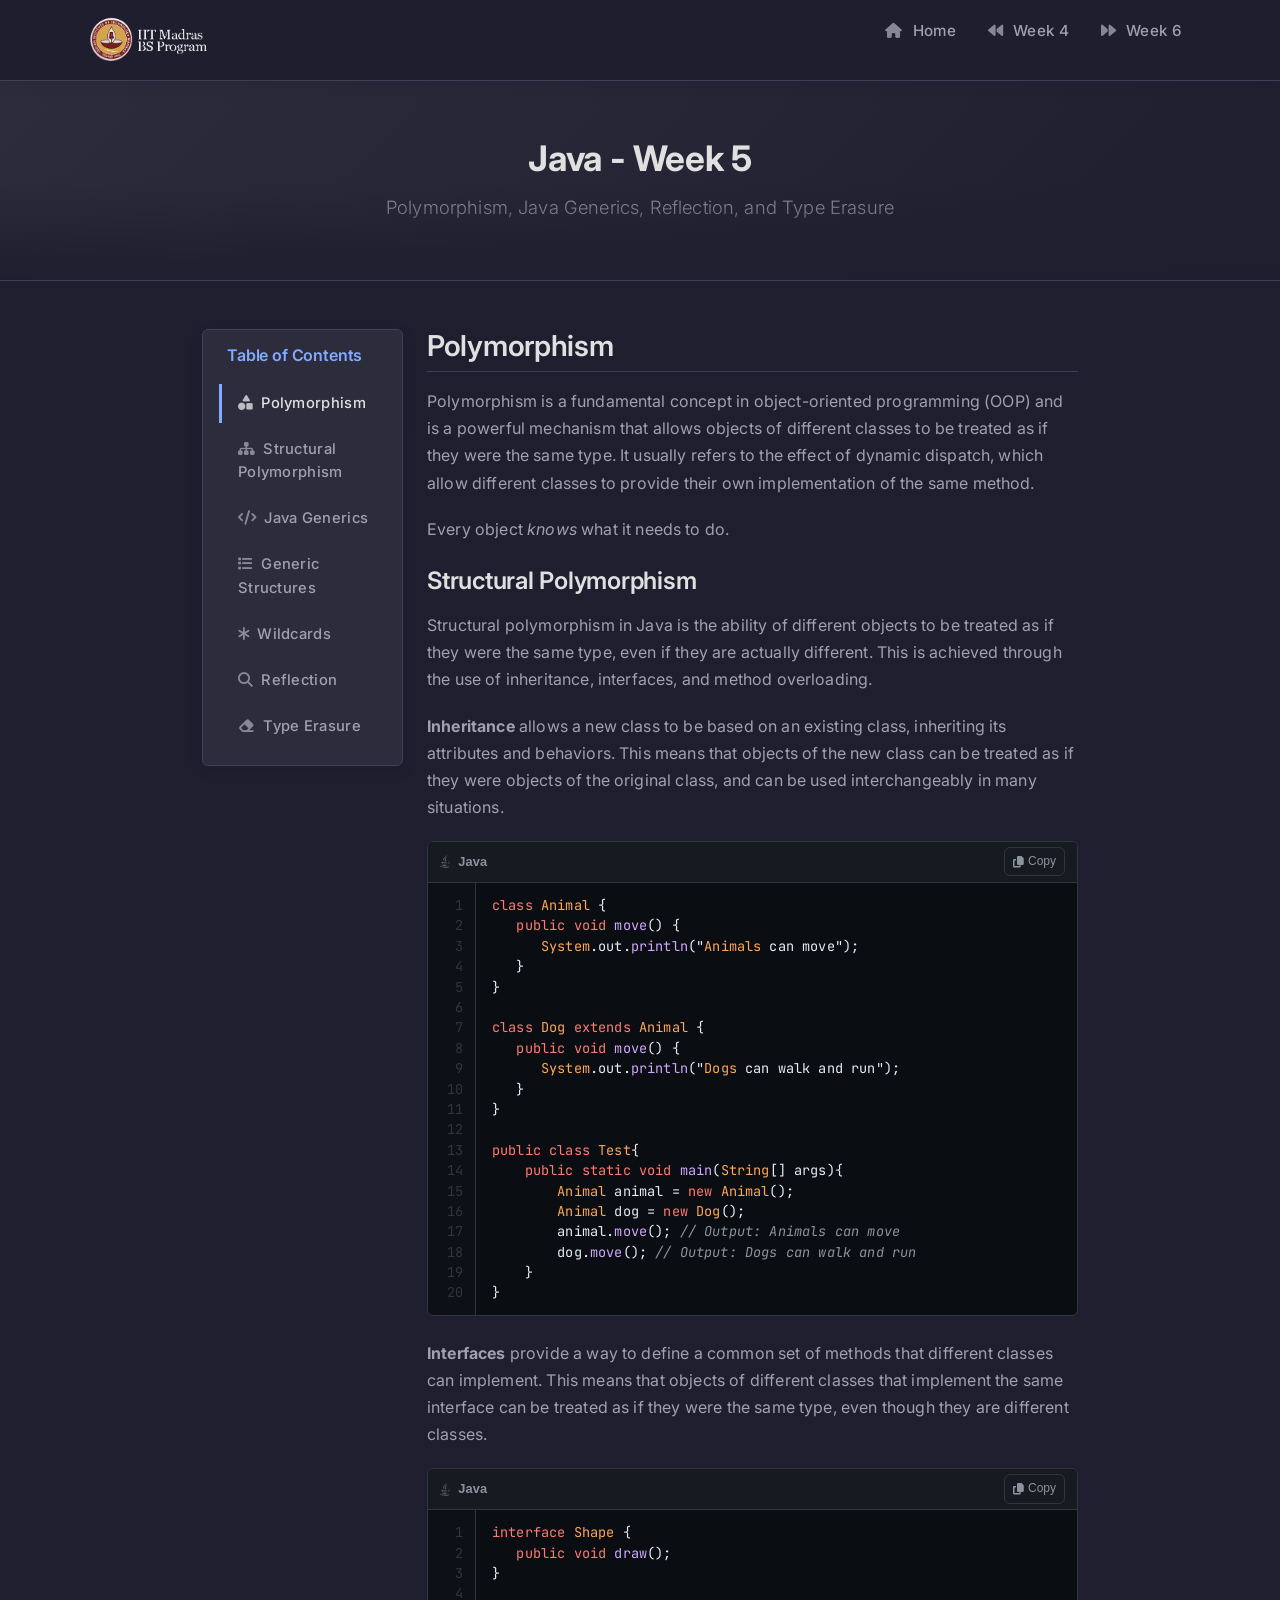
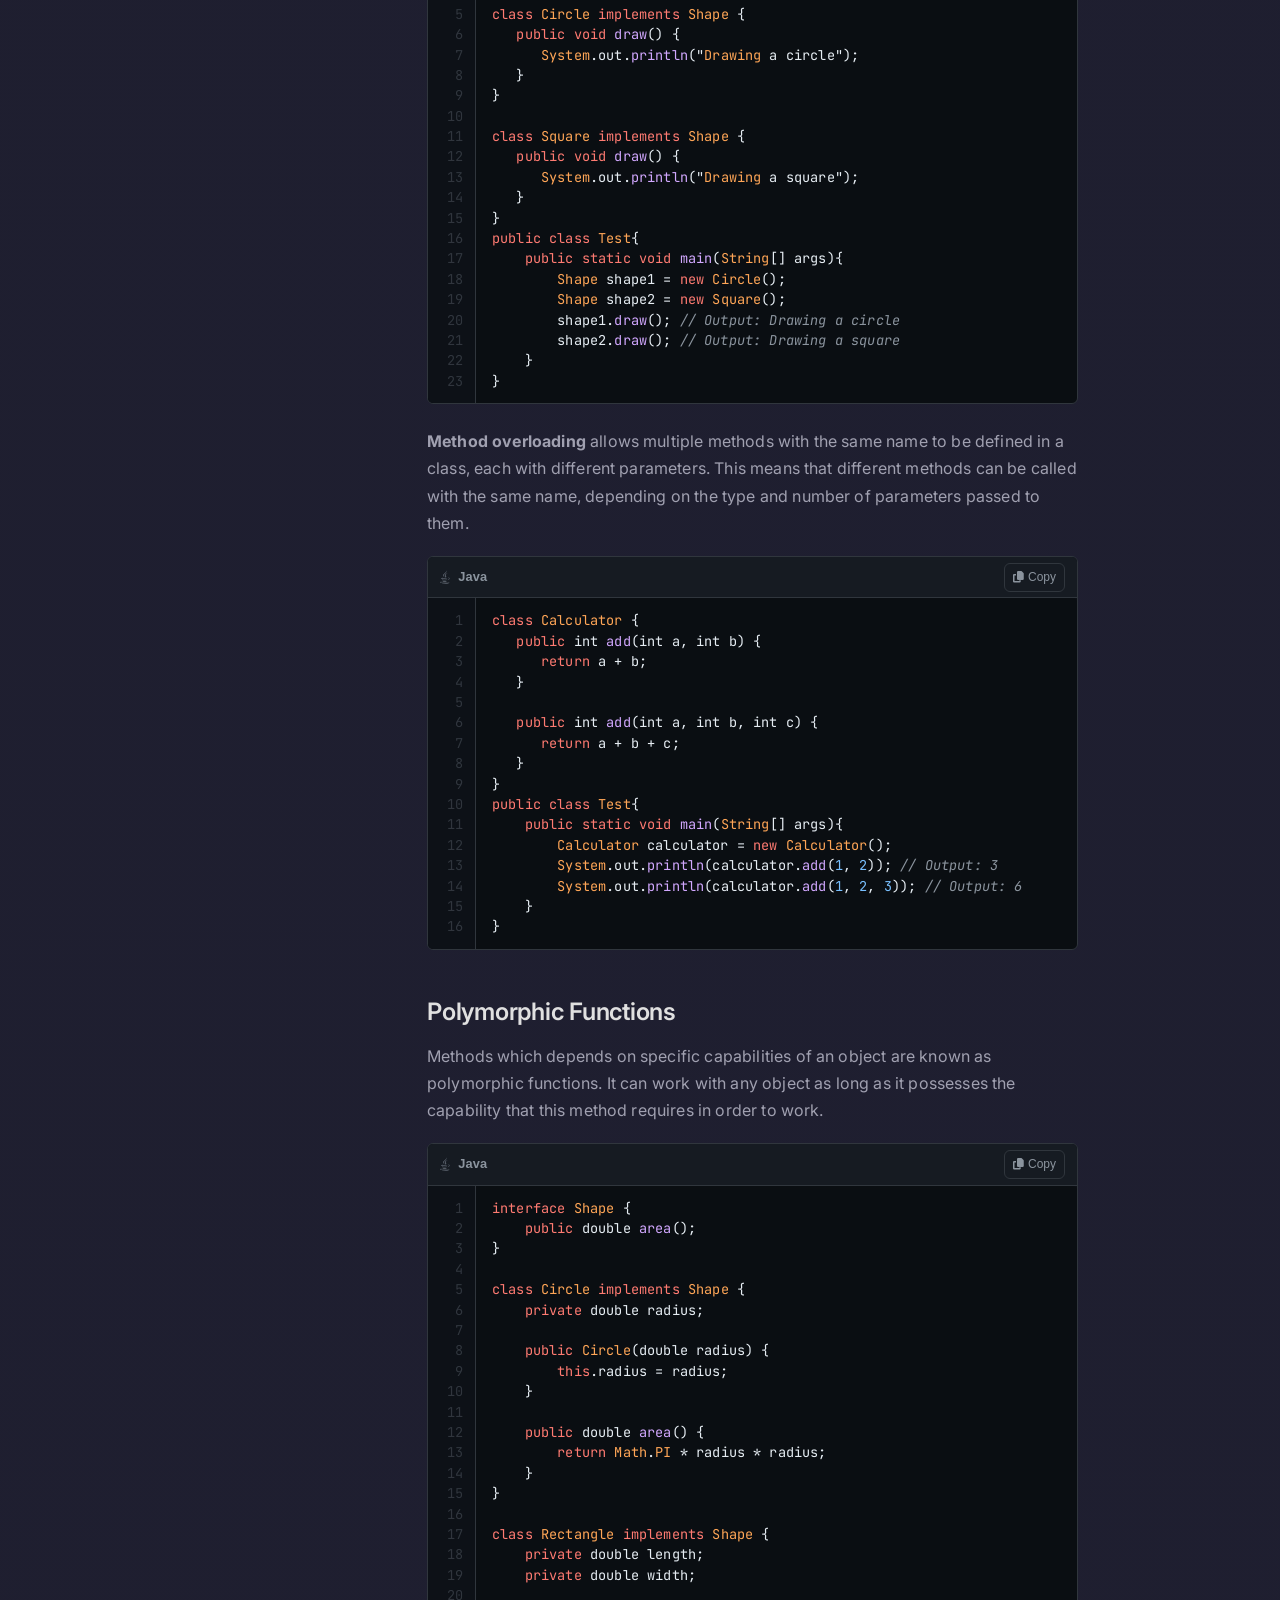
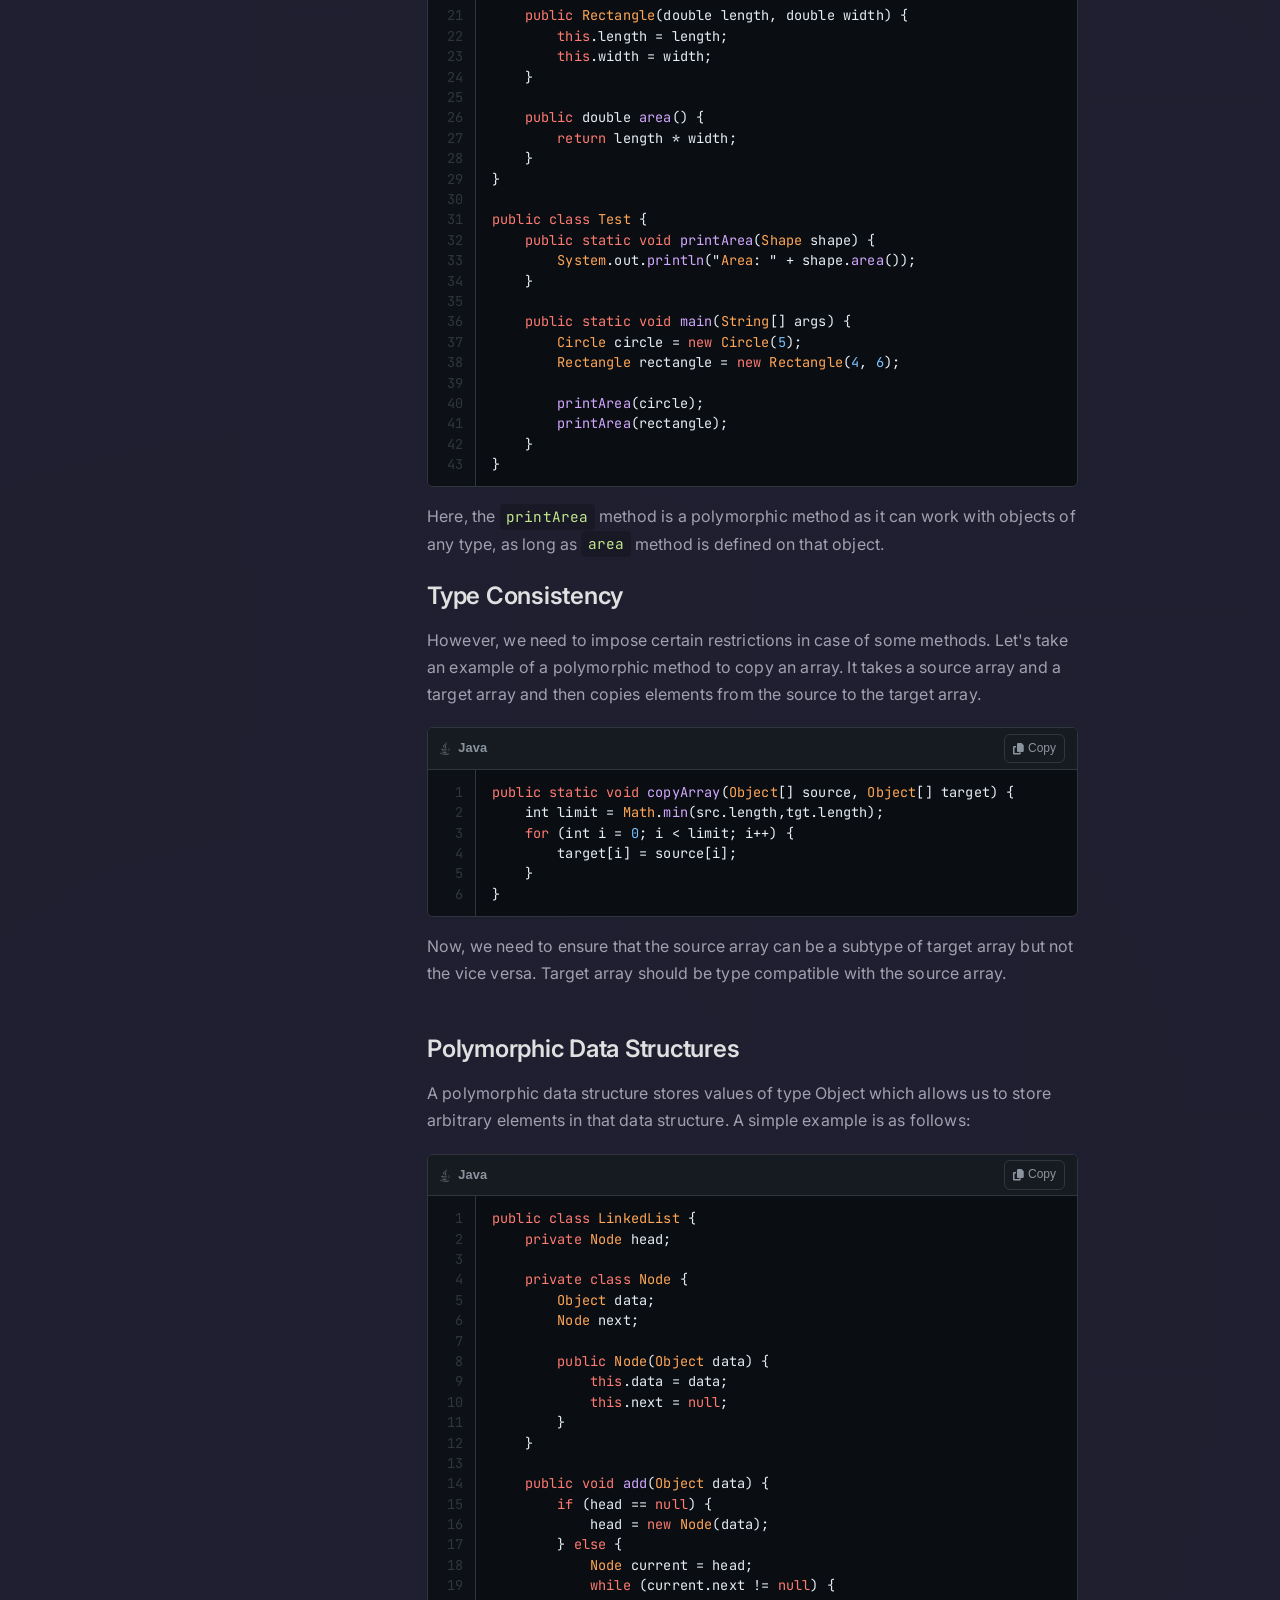
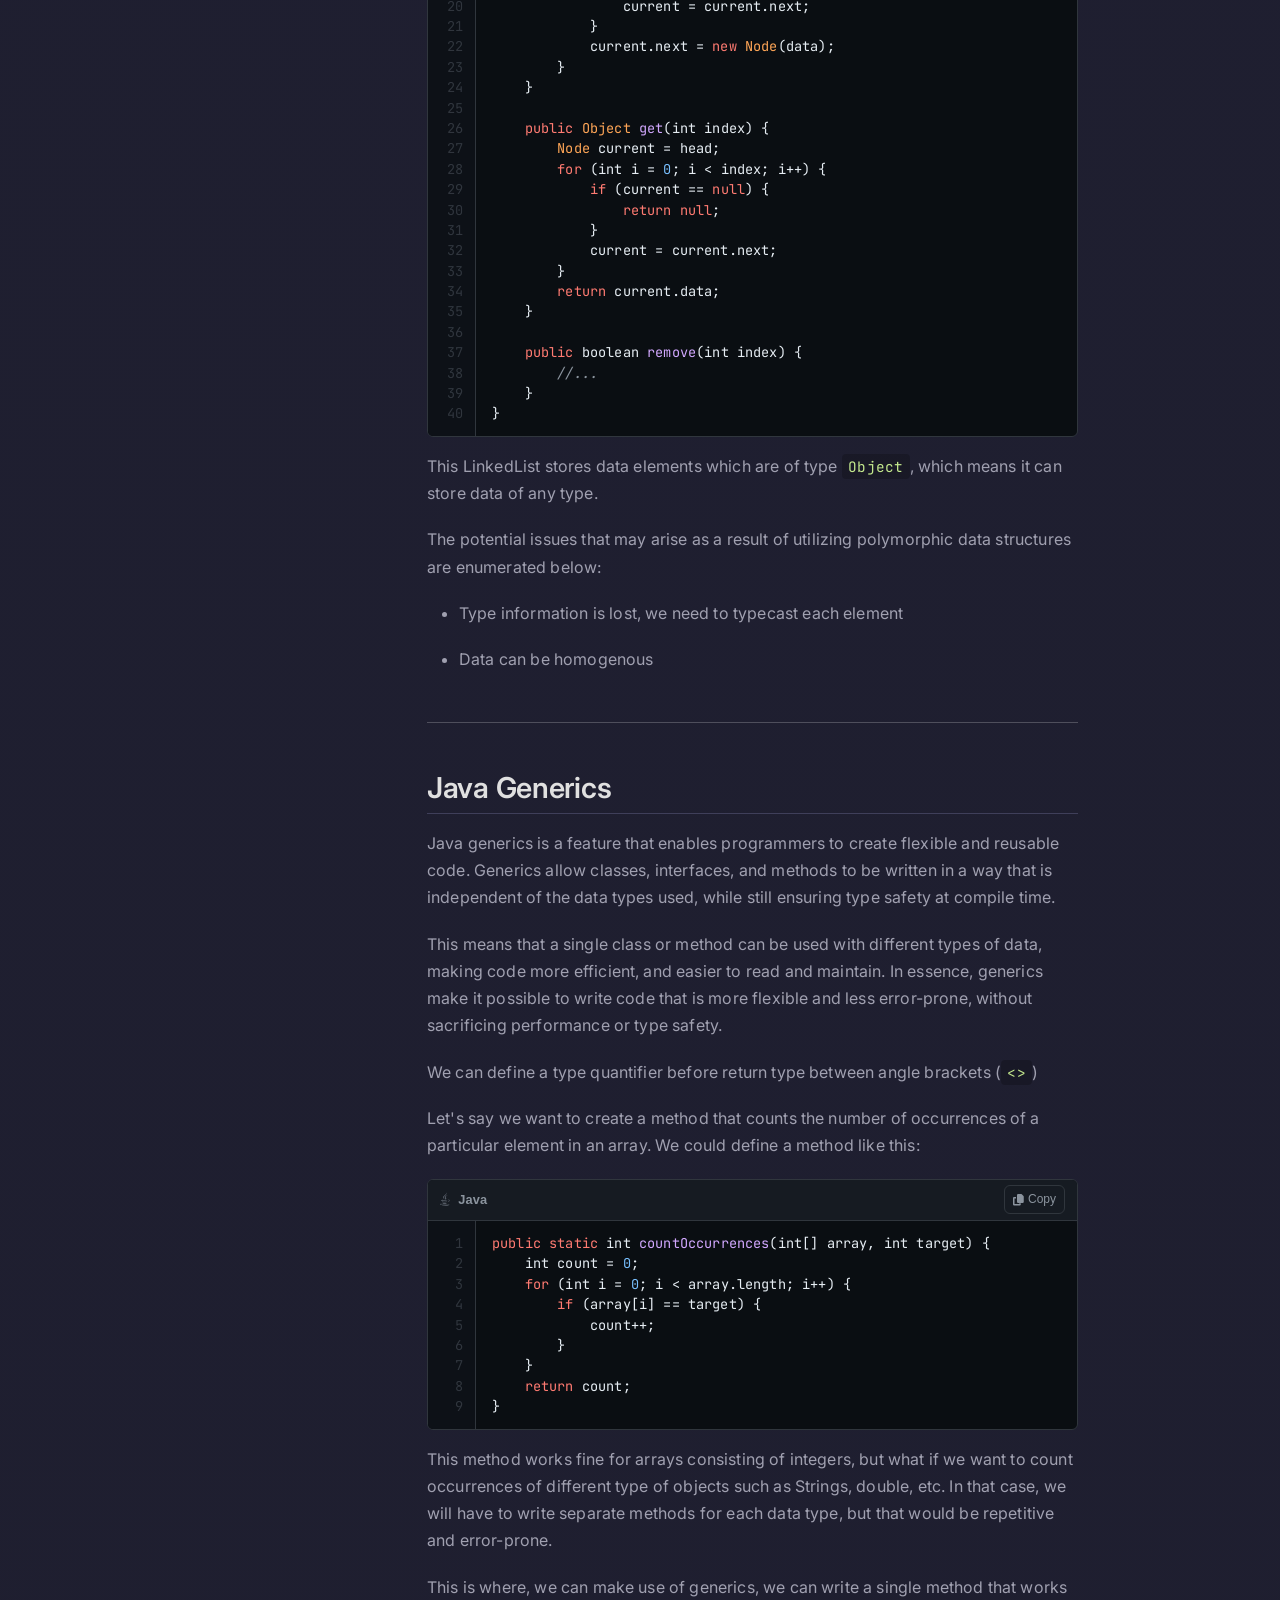
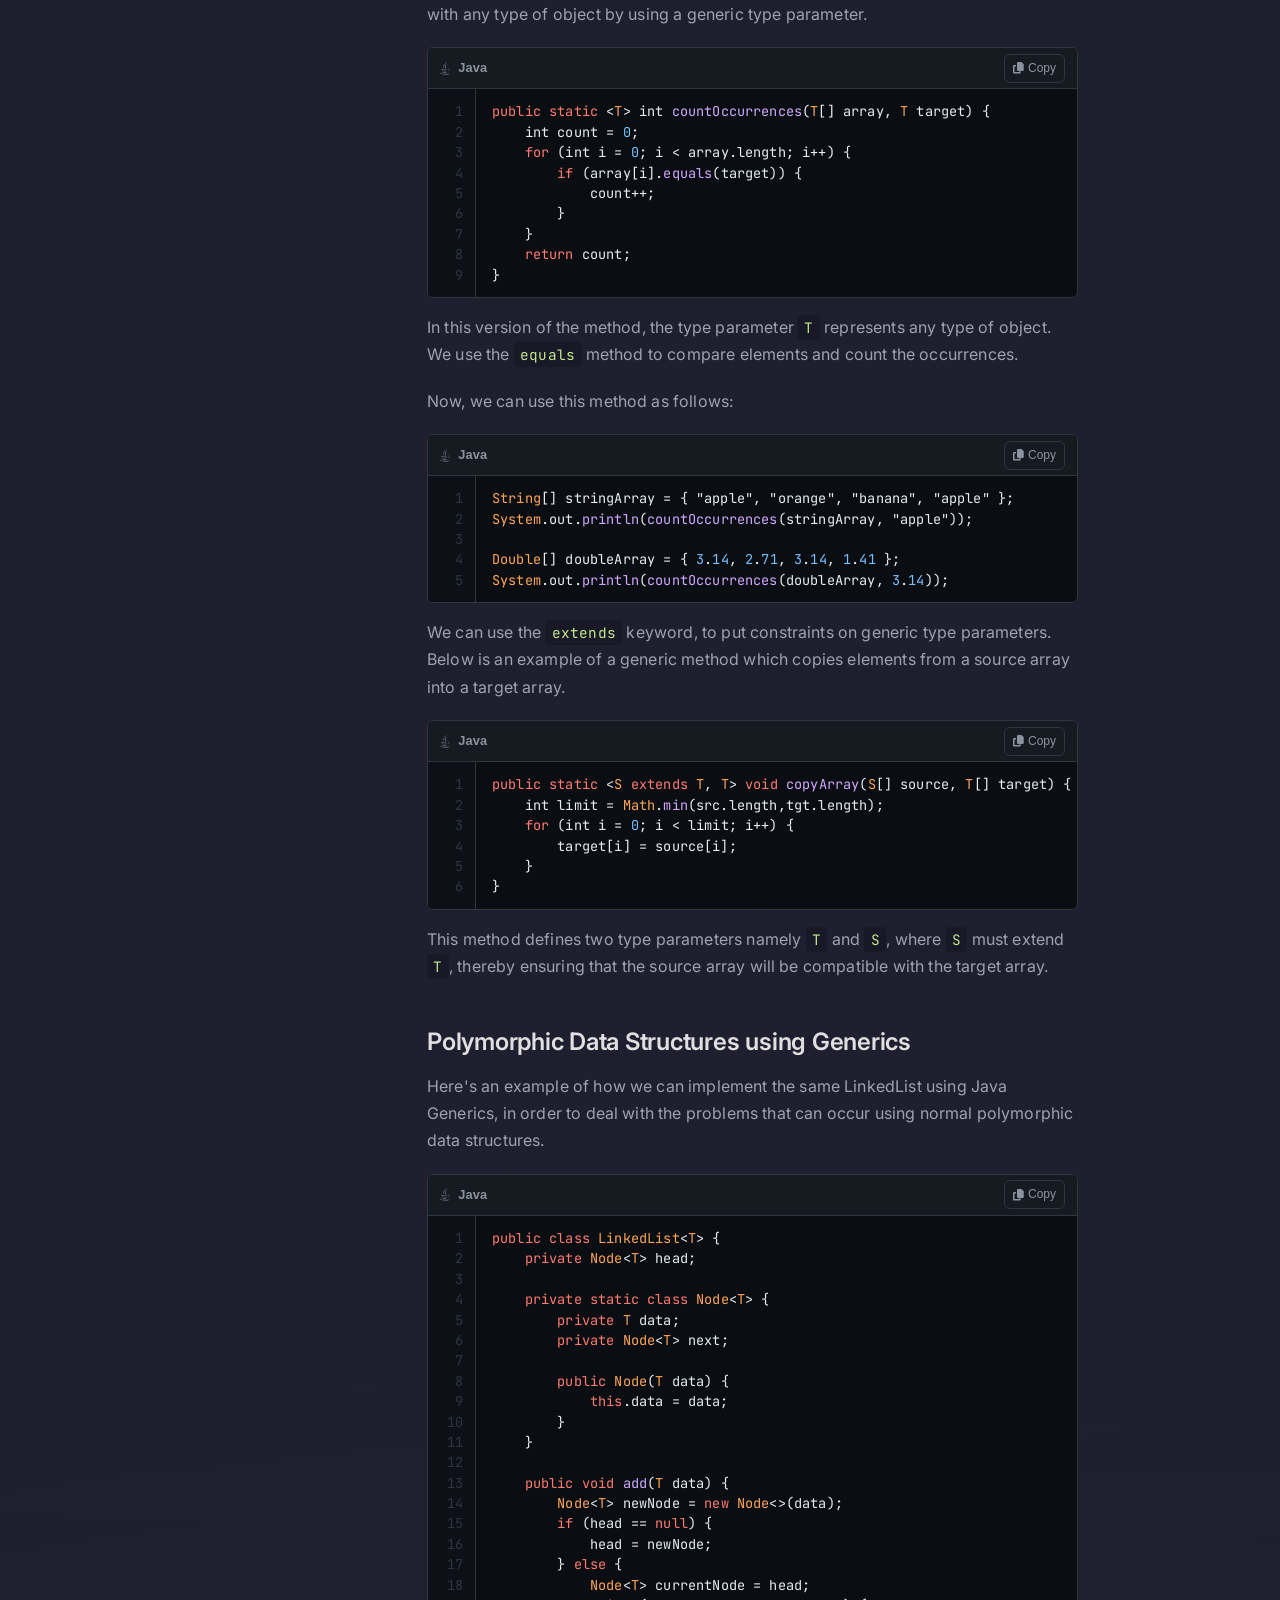
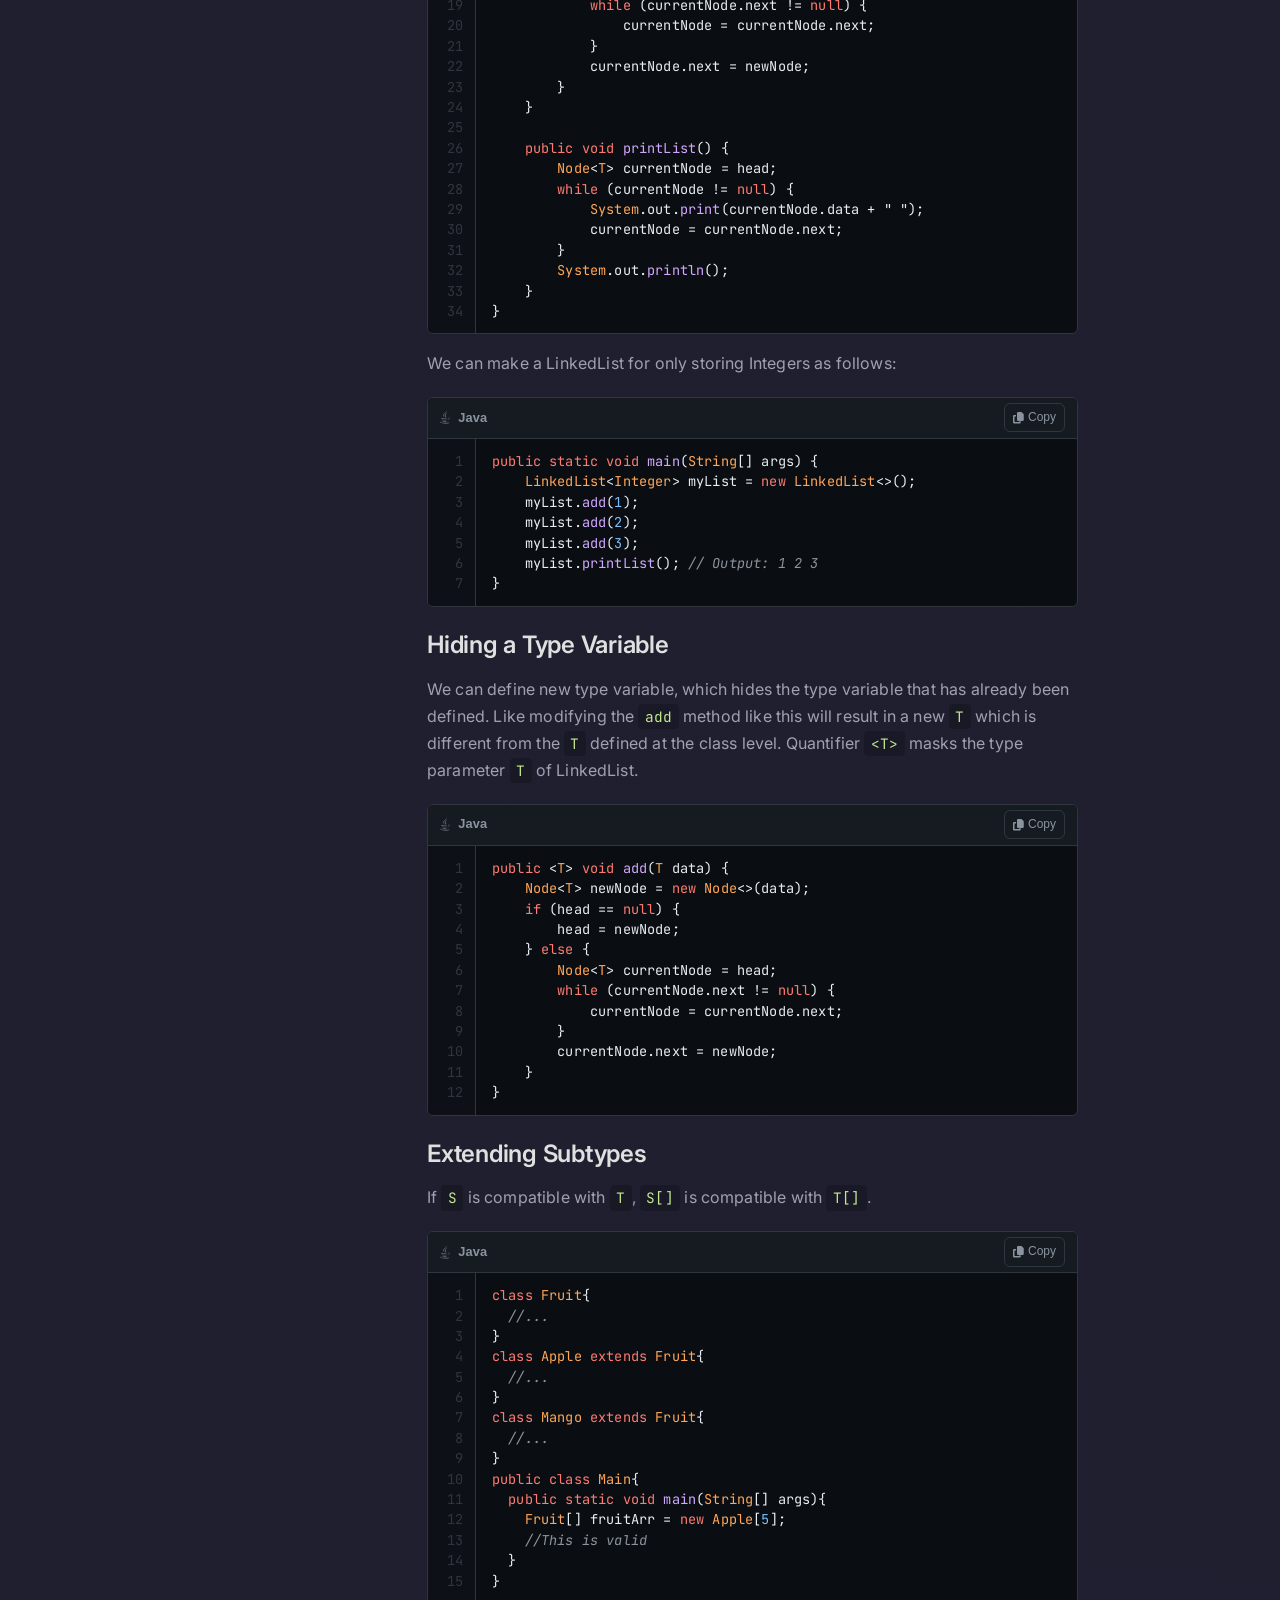
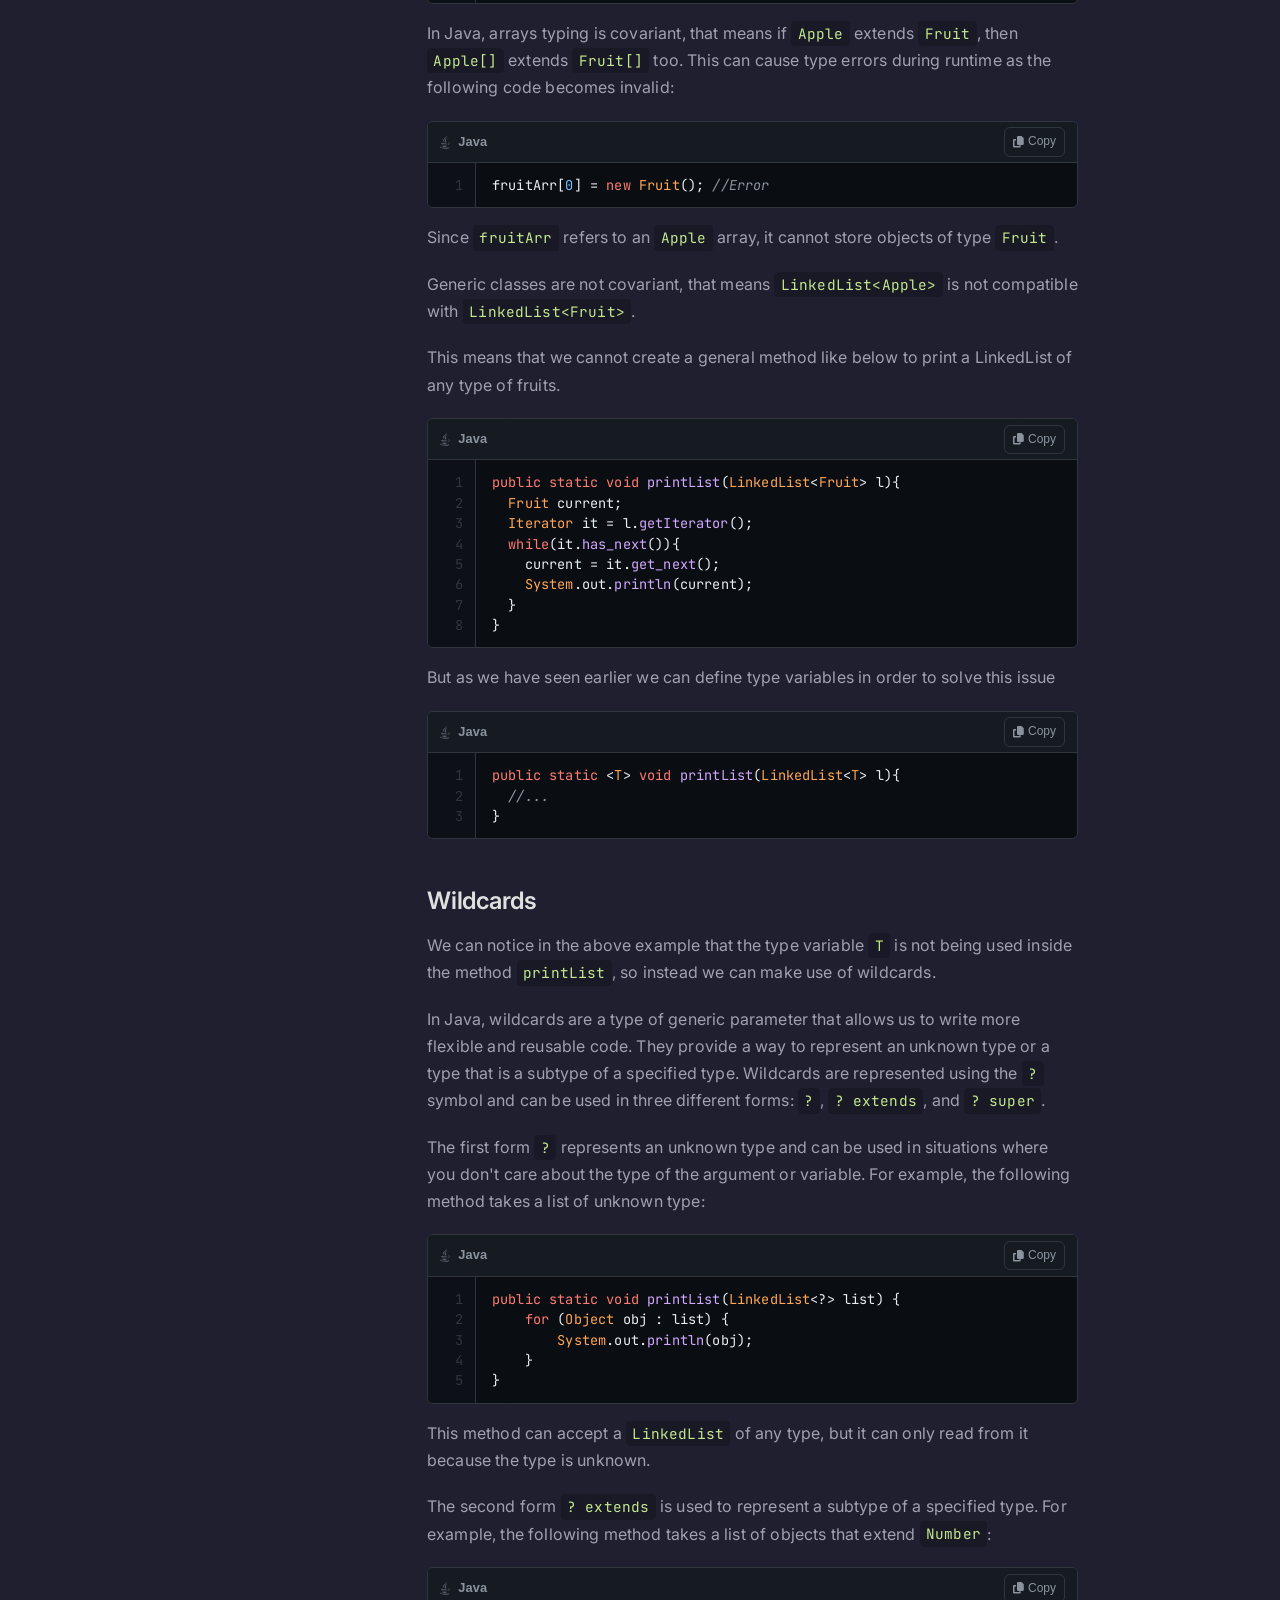
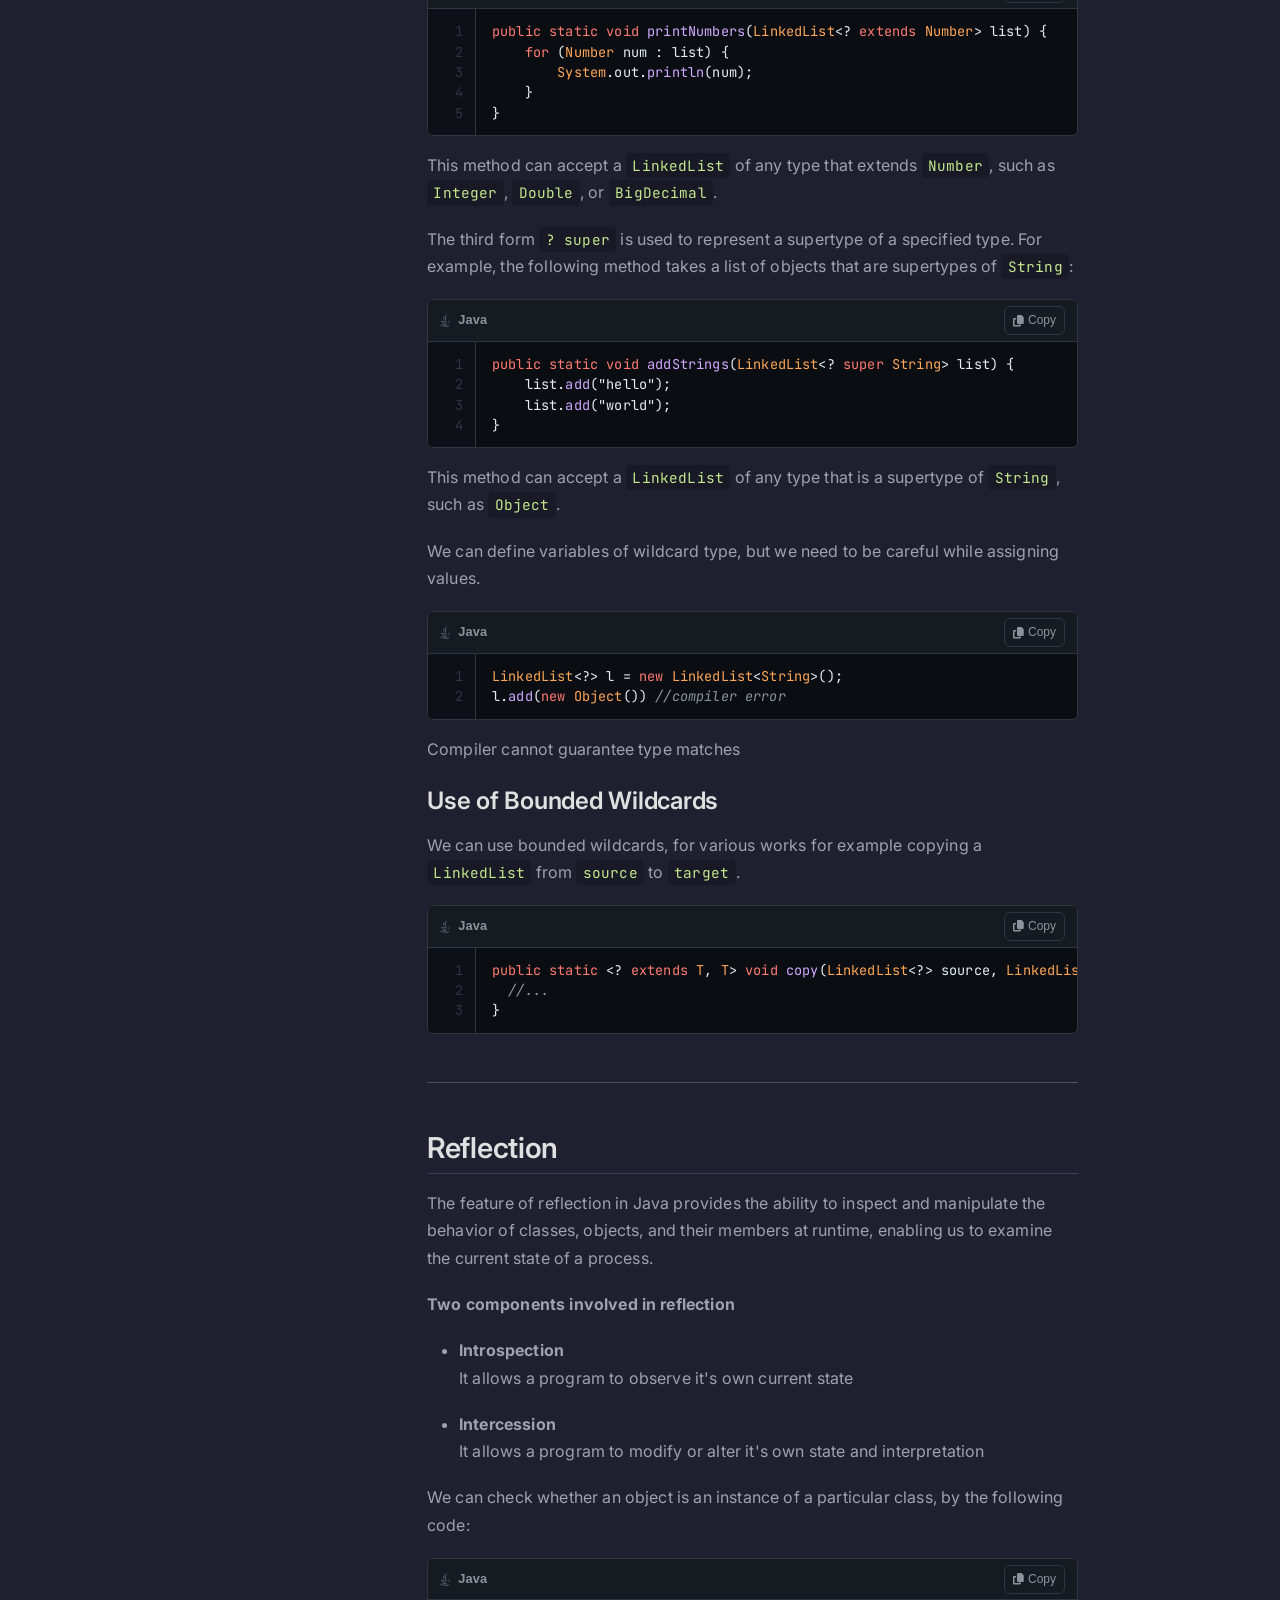
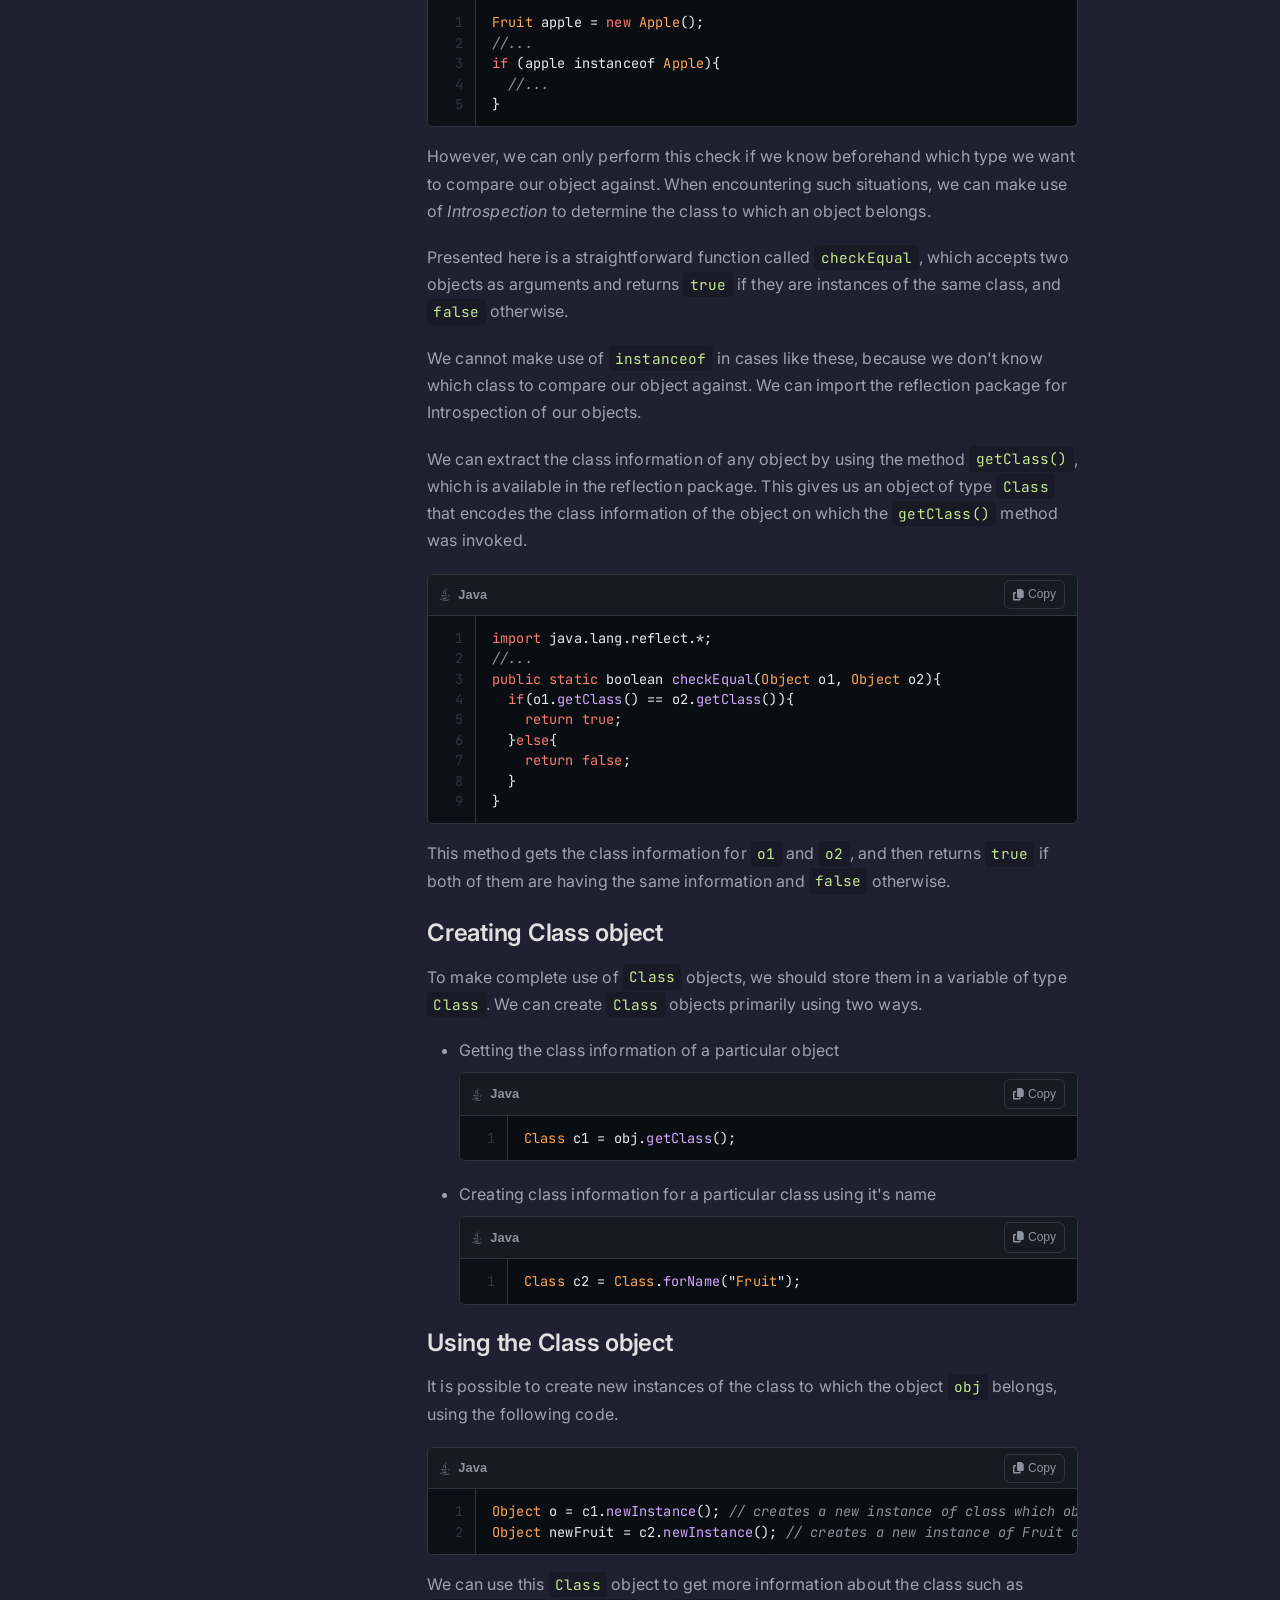
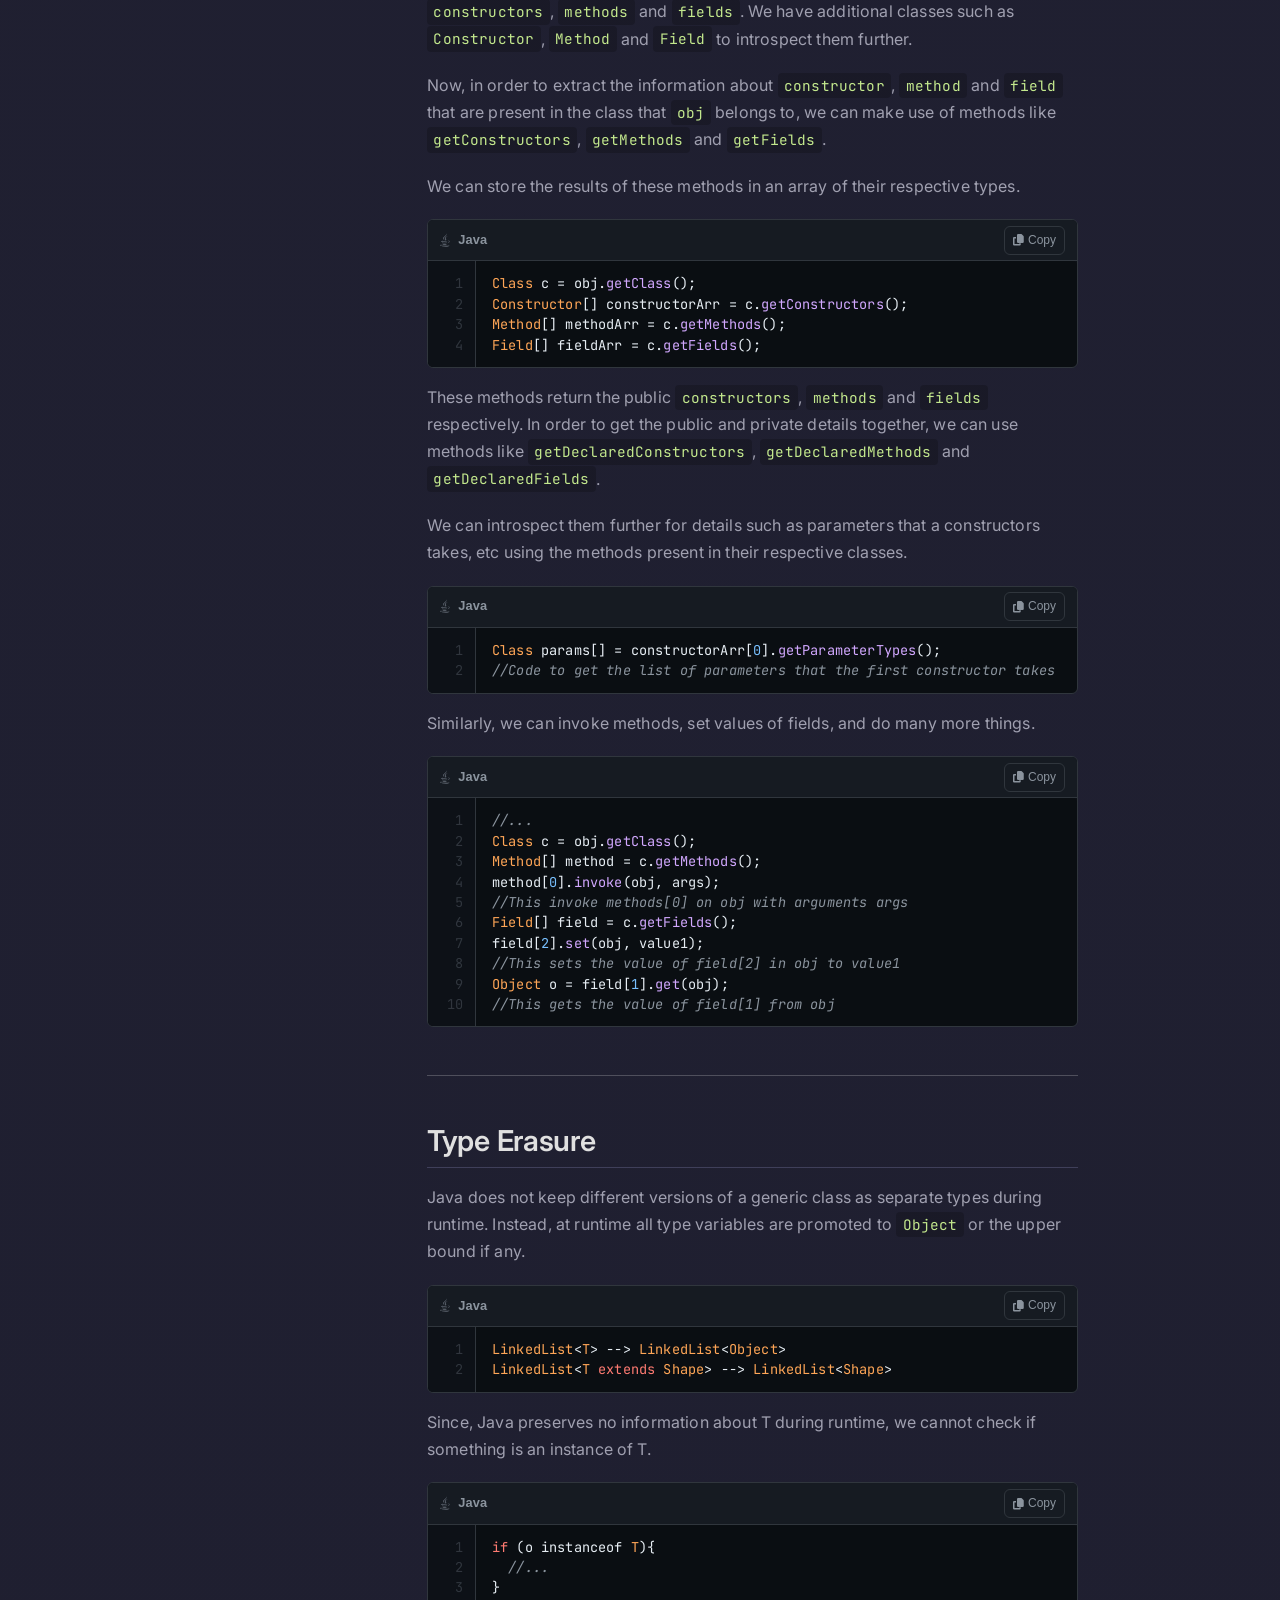
<file: week-5/summary.html>
<!doctype html>
<html lang="en">
  <head>
    <meta charset="UTF-8" />
    <meta name="viewport" content="width=device-width, initial-scale=1.0" />
    <title>Java - Week 5 Summary</title>

    <link
      href="https://fonts.googleapis.com/css2?family=Inter:wght@300;400;500;600;700&family=JetBrains+Mono:wght@400;600&display=swap"
      rel="stylesheet"
    />
    <link
      rel="stylesheet"
      href="https://cdnjs.cloudflare.com/ajax/libs/font-awesome/6.5.1/css/all.min.css"
    />

    <link
      href="https://cdn.jsdelivr.net/npm/bootstrap@5.3.2/dist/css/bootstrap.min.css"
      rel="stylesheet"
    />

    <link rel="stylesheet" href="../assets/styles.css" />
  </head>

  <body>
    <nav class="navbar navbar-expand-lg sticky-top">
      <div class="container">
        <a class="navbar-brand" href="../index.html">
          <img src="../assets/logo.png" alt="Java IIT MBS Logo" />
        </a>
        <button
          class="navbar-toggler"
          type="button"
          data-bs-toggle="collapse"
          data-bs-target="#navbarNav"
        >
          <span class="navbar-toggler-icon"></span>
        </button>
        <div class="collapse navbar-collapse" id="navbarNav">
          <ul class="navbar-nav ms-auto">
            <li class="nav-item">
              <a class="nav-link" href="../index.html"
                ><i class="fas fa-home"></i> Home</a
              >
            </li>
            <li class="nav-item">
              <a class="nav-link" href="../week-4/summary.html"
                ><i class="fas fa-backward"></i> Week 4</a
              >
            </li>
            <li class="nav-item">
              <a class="nav-link" href="../week-6/summary.html"
                ><i class="fas fa-forward"></i> Week 6</a
              >
            </li>
          </ul>
        </div>
      </div>
    </nav>

    <section class="hero-section">
      <div class="container content-container">
        <div class="hero-content">
          <div class="hero-text text-center">
            <h1>Java - Week 5</h1>
            <p>Polymorphism, Java Generics, Reflection, and Type Erasure</p>
          </div>
        </div>
      </div>
    </section>

    <div class="container content-container my-5">
      <div class="row">
        <div class="col-lg-3 mb-4">
          <div class="course-nav p-3 rounded">
            <h5 class="mb-3">Table of Contents</h5>
            <div class="nav flex-column">
              <a class="nav-link active" href="#polymorphism"
                ><i class="fas fa-shapes me-2"></i>Polymorphism</a
              >
              <a class="nav-link" href="#structural-polymorphism"
                ><i class="fas fa-sitemap me-2"></i>Structural Polymorphism</a
              >
              <a class="nav-link" href="#java-generics"
                ><i class="fas fa-code me-2"></i>Java Generics</a
              >
              <a class="nav-link" href="#generic-data-structures"
                ><i class="fas fa-list me-2"></i>Generic Structures</a
              >
              <a class="nav-link" href="#wildcards"
                ><i class="fas fa-asterisk me-2"></i>Wildcards</a
              >
              <a class="nav-link" href="#reflection"
                ><i class="fas fa-search me-2"></i>Reflection</a
              >
              <a class="nav-link" href="#type-erasure"
                ><i class="fas fa-eraser me-2"></i>Type Erasure</a
              >
            </div>
          </div>
        </div>

        <div class="col-lg-9">
          <section id="polymorphism" class="mb-5">
            <h2>Polymorphism</h2>
            <p>
              Polymorphism is a fundamental concept in object-oriented
              programming (OOP) and is a powerful mechanism that allows objects
              of different classes to be treated as if they were the same type.
              It usually refers to the effect of dynamic dispatch, which allow
              different classes to provide their own implementation of the same
              method.
            </p>
            <p>Every object <em>knows</em> what it needs to do.</p>

            <h3 id="structural-polymorphism" class="mt-4">
              Structural Polymorphism
            </h3>
            <p>
              Structural polymorphism in Java is the ability of different
              objects to be treated as if they were the same type, even if they
              are actually different. This is achieved through the use of
              inheritance, interfaces, and method overloading.
            </p>

            <p>
              <strong>Inheritance</strong> allows a new class to be based on an
              existing class, inheriting its attributes and behaviors. This
              means that objects of the new class can be treated as if they were
              objects of the original class, and can be used interchangeably in
              many situations.
            </p>
            <div class="code-block-wrapper">
              <div class="code-header">
                <div class="code-language">
                  <i class="fab fa-java"></i> Java
                </div>
                <button class="copy-button">
                  <i class="fas fa-copy"></i> Copy
                </button>
              </div>
              <pre><code>class Animal {
   public void move() {
      System.out.println("Animals can move");
   }
}

class Dog extends Animal {
   public void move() {
      System.out.println("Dogs can walk and run");
   }
}

public class Test{
    public static void main(String[] args){
        Animal animal = new Animal();
        Animal dog = new Dog();
        animal.move(); // Output: Animals can move
        dog.move(); // Output: Dogs can walk and run
    }
}</code></pre>
            </div>

            <p class="mt-4">
              <strong>Interfaces</strong> provide a way to define a common set
              of methods that different classes can implement. This means that
              objects of different classes that implement the same interface can
              be treated as if they were the same type, even though they are
              different classes.
            </p>
            <div class="code-block-wrapper">
              <div class="code-header">
                <div class="code-language">
                  <i class="fab fa-java"></i> Java
                </div>
                <button class="copy-button">
                  <i class="fas fa-copy"></i> Copy
                </button>
              </div>
              <pre><code>interface Shape {
   public void draw();
}

class Circle implements Shape {
   public void draw() {
      System.out.println("Drawing a circle");
   }
}

class Square implements Shape {
   public void draw() {
      System.out.println("Drawing a square");
   }
}
public class Test{
    public static void main(String[] args){
        Shape shape1 = new Circle();
        Shape shape2 = new Square();
        shape1.draw(); // Output: Drawing a circle
        shape2.draw(); // Output: Drawing a square
    }
}</code></pre>
            </div>

            <p class="mt-4">
              <strong>Method overloading</strong> allows multiple methods with
              the same name to be defined in a class, each with different
              parameters. This means that different methods can be called with
              the same name, depending on the type and number of parameters
              passed to them.
            </p>
            <div class="code-block-wrapper">
              <div class="code-header">
                <div class="code-language">
                  <i class="fab fa-java"></i> Java
                </div>
                <button class="copy-button">
                  <i class="fas fa-copy"></i> Copy
                </button>
              </div>
              <pre><code>class Calculator {
   public int add(int a, int b) {
      return a + b;
   }

   public int add(int a, int b, int c) {
      return a + b + c;
   }
}
public class Test{
    public static void main(String[] args){
        Calculator calculator = new Calculator();
        System.out.println(calculator.add(1, 2)); // Output: 3
        System.out.println(calculator.add(1, 2, 3)); // Output: 6
    }
}</code></pre>
            </div>

            <h3 class="mt-5">Polymorphic Functions</h3>
            <p>
              Methods which depends on specific capabilities of an object are
              known as polymorphic functions. It can work with any object as
              long as it possesses the capability that this method requires in
              order to work.
            </p>
            <div class="code-block-wrapper">
              <div class="code-header">
                <div class="code-language">
                  <i class="fab fa-java"></i> Java
                </div>
                <button class="copy-button">
                  <i class="fas fa-copy"></i> Copy
                </button>
              </div>
              <pre><code>interface Shape {
    public double area();
}

class Circle implements Shape {
    private double radius;

    public Circle(double radius) {
        this.radius = radius;
    }

    public double area() {
        return Math.PI * radius * radius;
    }
}

class Rectangle implements Shape {
    private double length;
    private double width;

    public Rectangle(double length, double width) {
        this.length = length;
        this.width = width;
    }

    public double area() {
        return length * width;
    }
}

public class Test {
    public static void printArea(Shape shape) {
        System.out.println("Area: " + shape.area());
    }

    public static void main(String[] args) {
        Circle circle = new Circle(5);
        Rectangle rectangle = new Rectangle(4, 6);

        printArea(circle);
        printArea(rectangle);
    }
}</code></pre>
            </div>
            <p>
              Here, the <code>printArea</code> method is a polymorphic method as
              it can work with objects of any type, as long as
              <code>area</code> method is defined on that object.
            </p>

            <h4 class="mt-4">Type Consistency</h4>
            <p>
              However, we need to impose certain restrictions in case of some
              methods. Let's take an example of a polymorphic method to copy an
              array. It takes a source array and a target array and then copies
              elements from the source to the target array.
            </p>
            <div class="code-block-wrapper">
              <div class="code-header">
                <div class="code-language">
                  <i class="fab fa-java"></i> Java
                </div>
                <button class="copy-button">
                  <i class="fas fa-copy"></i> Copy
                </button>
              </div>
              <pre><code>public static void copyArray(Object[] source, Object[] target) {
    int limit = Math.min(src.length,tgt.length);
    for (int i = 0; i < limit; i++) {
        target[i] = source[i];
    }
}</code></pre>
            </div>
            <p>
              Now, we need to ensure that the source array can be a subtype of
              target array but not the vice versa. Target array should be type
              compatible with the source array.
            </p>

            <h3 class="mt-5">Polymorphic Data Structures</h3>
            <p>
              A polymorphic data structure stores values of type Object which
              allows us to store arbitrary elements in that data structure. A
              simple example is as follows:
            </p>
            <div class="code-block-wrapper">
              <div class="code-header">
                <div class="code-language">
                  <i class="fab fa-java"></i> Java
                </div>
                <button class="copy-button">
                  <i class="fas fa-copy"></i> Copy
                </button>
              </div>
              <pre><code>public class LinkedList {
    private Node head;

    private class Node {
        Object data;
        Node next;

        public Node(Object data) {
            this.data = data;
            this.next = null;
        }
    }

    public void add(Object data) {
        if (head == null) {
            head = new Node(data);
        } else {
            Node current = head;
            while (current.next != null) {
                current = current.next;
            }
            current.next = new Node(data);
        }
    }

    public Object get(int index) {
        Node current = head;
        for (int i = 0; i < index; i++) {
            if (current == null) {
                return null;
            }
            current = current.next;
        }
        return current.data;
    }

    public boolean remove(int index) {
        //...
    }
}</code></pre>
            </div>
            <p>
              This LinkedList stores data elements which are of type
              <code>Object</code>, which means it can store data of any type.
            </p>
            <p>
              The potential issues that may arise as a result of utilizing
              polymorphic data structures are enumerated below:
            </p>
            <ul>
              <li>
                Type information is lost, we need to typecast each element
              </li>
              <li>Data can be homogenous</li>
            </ul>
          </section>

          <hr class="my-5 border-color" />

          <section id="java-generics" class="mb-5">
            <h2>Java Generics</h2>
            <p>
              Java generics is a feature that enables programmers to create
              flexible and reusable code. Generics allow classes, interfaces,
              and methods to be written in a way that is independent of the data
              types used, while still ensuring type safety at compile time.
            </p>
            <p>
              This means that a single class or method can be used with
              different types of data, making code more efficient, and easier to
              read and maintain. In essence, generics make it possible to write
              code that is more flexible and less error-prone, without
              sacrificing performance or type safety.
            </p>
            <p>
              We can define a type quantifier before return type between angle
              brackets (<code>&lt;&gt;</code>)
            </p>

            <p>
              Let's say we want to create a method that counts the number of
              occurrences of a particular element in an array. We could define a
              method like this:
            </p>
            <div class="code-block-wrapper">
              <div class="code-header">
                <div class="code-language">
                  <i class="fab fa-java"></i> Java
                </div>
                <button class="copy-button">
                  <i class="fas fa-copy"></i> Copy
                </button>
              </div>
              <pre><code>public static int countOccurrences(int[] array, int target) {
    int count = 0;
    for (int i = 0; i < array.length; i++) {
        if (array[i] == target) {
            count++;
        }
    }
    return count;
}</code></pre>
            </div>

            <p>
              This method works fine for arrays consisting of integers, but what
              if we want to count occurrences of different type of objects such
              as Strings, double, etc. In that case, we will have to write
              separate methods for each data type, but that would be repetitive
              and error-prone.
            </p>
            <p>
              This is where, we can make use of generics, we can write a single
              method that works with any type of object by using a generic type
              parameter.
            </p>
            <div class="code-block-wrapper">
              <div class="code-header">
                <div class="code-language">
                  <i class="fab fa-java"></i> Java
                </div>
                <button class="copy-button">
                  <i class="fas fa-copy"></i> Copy
                </button>
              </div>
              <pre><code>public static &lt;T&gt; int countOccurrences(T[] array, T target) {
    int count = 0;
    for (int i = 0; i < array.length; i++) {
        if (array[i].equals(target)) {
            count++;
        }
    }
    return count;
}</code></pre>
            </div>
            <p>
              In this version of the method, the type parameter
              <code>T</code> represents any type of object. We use the
              <code>equals</code> method to compare elements and count the
              occurrences.
            </p>

            <p>Now, we can use this method as follows:</p>
            <div class="code-block-wrapper">
              <div class="code-header">
                <div class="code-language">
                  <i class="fab fa-java"></i> Java
                </div>
                <button class="copy-button">
                  <i class="fas fa-copy"></i> Copy
                </button>
              </div>
              <pre><code>String[] stringArray = { "apple", "orange", "banana", "apple" };
System.out.println(countOccurrences(stringArray, "apple"));

Double[] doubleArray = { 3.14, 2.71, 3.14, 1.41 };
System.out.println(countOccurrences(doubleArray, 3.14));</code></pre>
            </div>

            <p>
              We can use the <code>extends</code> keyword, to put constraints on
              generic type parameters. Below is an example of a generic method
              which copies elements from a source array into a target array.
            </p>
            <div class="code-block-wrapper">
              <div class="code-header">
                <div class="code-language">
                  <i class="fab fa-java"></i> Java
                </div>
                <button class="copy-button">
                  <i class="fas fa-copy"></i> Copy
                </button>
              </div>
              <pre><code>public static &lt;S extends T, T&gt; void copyArray(S[] source, T[] target) {
    int limit = Math.min(src.length,tgt.length);
    for (int i = 0; i < limit; i++) {
        target[i] = source[i];
    }
}</code></pre>
            </div>
            <p>
              This method defines two type parameters namely <code>T</code> and
              <code>S</code>, where <code>S</code> must extend <code>T</code>,
              thereby ensuring that the source array will be compatible with the
              target array.
            </p>

            <h3 id="generic-data-structures" class="mt-5">
              Polymorphic Data Structures using Generics
            </h3>
            <p>
              Here's an example of how we can implement the same LinkedList
              using Java Generics, in order to deal with the problems that can
              occur using normal polymorphic data structures.
            </p>
            <div class="code-block-wrapper">
              <div class="code-header">
                <div class="code-language">
                  <i class="fab fa-java"></i> Java
                </div>
                <button class="copy-button">
                  <i class="fas fa-copy"></i> Copy
                </button>
              </div>
              <pre><code>public class LinkedList&lt;T&gt; {
    private Node&lt;T&gt; head;

    private static class Node&lt;T&gt; {
        private T data;
        private Node&lt;T&gt; next;

        public Node(T data) {
            this.data = data;
        }
    }

    public void add(T data) {
        Node&lt;T&gt; newNode = new Node&lt;&gt;(data);
        if (head == null) {
            head = newNode;
        } else {
            Node&lt;T&gt; currentNode = head;
            while (currentNode.next != null) {
                currentNode = currentNode.next;
            }
            currentNode.next = newNode;
        }
    }

    public void printList() {
        Node&lt;T&gt; currentNode = head;
        while (currentNode != null) {
            System.out.print(currentNode.data + " ");
            currentNode = currentNode.next;
        }
        System.out.println();
    }
}</code></pre>
            </div>

            <p>
              We can make a LinkedList for only storing Integers as follows:
            </p>
            <div class="code-block-wrapper">
              <div class="code-header">
                <div class="code-language">
                  <i class="fab fa-java"></i> Java
                </div>
                <button class="copy-button">
                  <i class="fas fa-copy"></i> Copy
                </button>
              </div>
              <pre><code>public static void main(String[] args) {
    LinkedList&lt;Integer&gt; myList = new LinkedList&lt;&gt;();
    myList.add(1);
    myList.add(2);
    myList.add(3);
    myList.printList(); // Output: 1 2 3
}</code></pre>
            </div>

            <h4 class="mt-4">Hiding a Type Variable</h4>
            <p>
              We can define new type variable, which hides the type variable
              that has already been defined. Like modifying the
              <code>add</code> method like this will result in a new
              <code>T</code> which is different from the <code>T</code> defined
              at the class level. Quantifier <code>&lt;T&gt;</code> masks the
              type parameter <code>T</code> of LinkedList.
            </p>
            <div class="code-block-wrapper">
              <div class="code-header">
                <div class="code-language">
                  <i class="fab fa-java"></i> Java
                </div>
                <button class="copy-button">
                  <i class="fas fa-copy"></i> Copy
                </button>
              </div>
              <pre><code>public &lt;T&gt; void add(T data) {
    Node&lt;T&gt; newNode = new Node&lt;&gt;(data);
    if (head == null) {
        head = newNode;
    } else {
        Node&lt;T&gt; currentNode = head;
        while (currentNode.next != null) {
            currentNode = currentNode.next;
        }
        currentNode.next = newNode;
    }
}</code></pre>
            </div>

            <h4 class="mt-4">Extending Subtypes</h4>
            <p>
              If <code>S</code> is compatible with <code>T</code>,
              <code>S[]</code> is compatible with <code>T[]</code>.
            </p>
            <div class="code-block-wrapper">
              <div class="code-header">
                <div class="code-language">
                  <i class="fab fa-java"></i> Java
                </div>
                <button class="copy-button">
                  <i class="fas fa-copy"></i> Copy
                </button>
              </div>
              <pre><code>class Fruit{
  //...
}
class Apple extends Fruit{
  //...
}
class Mango extends Fruit{
  //...
}
public class Main{
  public static void main(String[] args){
    Fruit[] fruitArr = new Apple[5];
    //This is valid
  }
}</code></pre>
            </div>
            <p>
              In Java, arrays typing is covariant, that means if
              <code>Apple</code> extends <code>Fruit</code>, then
              <code>Apple[]</code> extends <code>Fruit[]</code> too. This can
              cause type errors during runtime as the following code becomes
              invalid:
            </p>
            <div class="code-block-wrapper">
              <div class="code-header">
                <div class="code-language">
                  <i class="fab fa-java"></i> Java
                </div>
                <button class="copy-button">
                  <i class="fas fa-copy"></i> Copy
                </button>
              </div>
              <pre><code>fruitArr[0] = new Fruit(); //Error</code></pre>
            </div>
            <p>
              Since <code>fruitArr</code> refers to an <code>Apple</code> array,
              it cannot store objects of type <code>Fruit</code>.
            </p>
            <p>
              Generic classes are not covariant, that means
              <code>LinkedList&lt;Apple&gt;</code> is not compatible with
              <code>LinkedList&lt;Fruit&gt;</code>.
            </p>
            <p>
              This means that we cannot create a general method like below to
              print a LinkedList of any type of fruits.
            </p>
            <div class="code-block-wrapper">
              <div class="code-header">
                <div class="code-language">
                  <i class="fab fa-java"></i> Java
                </div>
                <button class="copy-button">
                  <i class="fas fa-copy"></i> Copy
                </button>
              </div>
              <pre><code>public static void printList(LinkedList&lt;Fruit&gt; l){
  Fruit current;
  Iterator it = l.getIterator();
  while(it.has_next()){
    current = it.get_next();
    System.out.println(current);
  }
}</code></pre>
            </div>
            <p>
              But as we have seen earlier we can define type variables in order
              to solve this issue
            </p>
            <div class="code-block-wrapper">
              <div class="code-header">
                <div class="code-language">
                  <i class="fab fa-java"></i> Java
                </div>
                <button class="copy-button">
                  <i class="fas fa-copy"></i> Copy
                </button>
              </div>
              <pre><code>public static &lt;T&gt; void printList(LinkedList&lt;T&gt; l){
  //...
}</code></pre>
            </div>

            <h3 id="wildcards" class="mt-5">Wildcards</h3>
            <p>
              We can notice in the above example that the type variable
              <code>T</code> is not being used inside the method
              <code>printList</code>, so instead we can make use of wildcards.
            </p>
            <p>
              In Java, wildcards are a type of generic parameter that allows us
              to write more flexible and reusable code. They provide a way to
              represent an unknown type or a type that is a subtype of a
              specified type. Wildcards are represented using the
              <code>?</code> symbol and can be used in three different forms:
              <code>?</code>, <code>? extends</code>, and <code>? super</code>.
            </p>

            <p>
              The first form <code>?</code> represents an unknown type and can
              be used in situations where you don't care about the type of the
              argument or variable. For example, the following method takes a
              list of unknown type:
            </p>
            <div class="code-block-wrapper">
              <div class="code-header">
                <div class="code-language">
                  <i class="fab fa-java"></i> Java
                </div>
                <button class="copy-button">
                  <i class="fas fa-copy"></i> Copy
                </button>
              </div>
              <pre><code>public static void printList(LinkedList&lt;?&gt; list) {
    for (Object obj : list) {
        System.out.println(obj);
    }
}</code></pre>
            </div>
            <p>
              This method can accept a <code>LinkedList</code> of any type, but
              it can only read from it because the type is unknown.
            </p>

            <p>
              The second form <code>? extends</code> is used to represent a
              subtype of a specified type. For example, the following method
              takes a list of objects that extend <code>Number</code>:
            </p>
            <div class="code-block-wrapper">
              <div class="code-header">
                <div class="code-language">
                  <i class="fab fa-java"></i> Java
                </div>
                <button class="copy-button">
                  <i class="fas fa-copy"></i> Copy
                </button>
              </div>
              <pre><code>public static void printNumbers(LinkedList&lt;? extends Number&gt; list) {
    for (Number num : list) {
        System.out.println(num);
    }
}</code></pre>
            </div>
            <p>
              This method can accept a <code>LinkedList</code> of any type that
              extends <code>Number</code>, such as <code>Integer</code>,
              <code>Double</code>, or <code>BigDecimal</code>.
            </p>

            <p>
              The third form <code>? super</code> is used to represent a
              supertype of a specified type. For example, the following method
              takes a list of objects that are supertypes of
              <code>String</code>:
            </p>
            <div class="code-block-wrapper">
              <div class="code-header">
                <div class="code-language">
                  <i class="fab fa-java"></i> Java
                </div>
                <button class="copy-button">
                  <i class="fas fa-copy"></i> Copy
                </button>
              </div>
              <pre><code>public static void addStrings(LinkedList&lt;? super String&gt; list) {
    list.add("hello");
    list.add("world");
}</code></pre>
            </div>
            <p>
              This method can accept a <code>LinkedList</code> of any type that
              is a supertype of <code>String</code>, such as
              <code>Object</code>.
            </p>

            <p>
              We can define variables of wildcard type, but we need to be
              careful while assigning values.
            </p>
            <div class="code-block-wrapper">
              <div class="code-header">
                <div class="code-language">
                  <i class="fab fa-java"></i> Java
                </div>
                <button class="copy-button">
                  <i class="fas fa-copy"></i> Copy
                </button>
              </div>
              <pre><code>LinkedList&lt;?&gt; l = new LinkedList&lt;String&gt;();
l.add(new Object()) //compiler error</code></pre>
            </div>
            <p>Compiler cannot guarantee type matches</p>

            <h4 class="mt-4">Use of Bounded Wildcards</h4>
            <p>
              We can use bounded wildcards, for various works for example
              copying a <code>LinkedList</code> from <code>source</code> to
              <code>target</code>.
            </p>
            <div class="code-block-wrapper">
              <div class="code-header">
                <div class="code-language">
                  <i class="fab fa-java"></i> Java
                </div>
                <button class="copy-button">
                  <i class="fas fa-copy"></i> Copy
                </button>
              </div>
              <pre><code>public static &lt;? extends T, T&gt; void copy(LinkedList&lt;?&gt; source, LinkedList&lt;T&gt; target){
  //...
}</code></pre>
            </div>
          </section>

          <hr class="my-5 border-color" />

          <section id="reflection" class="mb-5">
            <h2>Reflection</h2>
            <p>
              The feature of reflection in Java provides the ability to inspect
              and manipulate the behavior of classes, objects, and their members
              at runtime, enabling us to examine the current state of a process.
            </p>

            <p><strong>Two components involved in reflection</strong></p>
            <ul>
              <li>
                <strong>Introspection</strong><br />
                It allows a program to observe it's own current state
              </li>
              <li class="mt-2">
                <strong>Intercession</strong><br />
                It allows a program to modify or alter it's own state and
                interpretation
              </li>
            </ul>

            <p>
              We can check whether an object is an instance of a particular
              class, by the following code:
            </p>
            <div class="code-block-wrapper">
              <div class="code-header">
                <div class="code-language">
                  <i class="fab fa-java"></i> Java
                </div>
                <button class="copy-button">
                  <i class="fas fa-copy"></i> Copy
                </button>
              </div>
              <pre><code>Fruit apple = new Apple();
//...
if (apple instanceof Apple){
  //...
}</code></pre>
            </div>

            <p>
              However, we can only perform this check if we know beforehand
              which type we want to compare our object against. When
              encountering such situations, we can make use of
              <em>Introspection</em> to determine the class to which an object
              belongs.
            </p>
            <p>
              Presented here is a straightforward function called
              <code>checkEqual</code>, which accepts two objects as arguments
              and returns <code>true</code> if they are instances of the same
              class, and <code>false</code> otherwise.
            </p>
            <p>
              We cannot make use of <code>instanceof</code> in cases like these,
              because we don't know which class to compare our object against.
              We can import the reflection package for Introspection of our
              objects.
            </p>
            <p>
              We can extract the class information of any object by using the
              method <code>getClass()</code>, which is available in the
              reflection package. This gives us an object of type
              <code>Class</code> that encodes the class information of the
              object on which the <code>getClass()</code> method was invoked.
            </p>

            <div class="code-block-wrapper">
              <div class="code-header">
                <div class="code-language">
                  <i class="fab fa-java"></i> Java
                </div>
                <button class="copy-button">
                  <i class="fas fa-copy"></i> Copy
                </button>
              </div>
              <pre><code>import java.lang.reflect.*;
//...
public static boolean checkEqual(Object o1, Object o2){
  if(o1.getClass() == o2.getClass()){
    return true;
  }else{
    return false;
  }
}</code></pre>
            </div>
            <p>
              This method gets the class information for <code>o1</code> and
              <code>o2</code>, and then returns <code>true</code> if both of
              them are having the same information and
              <code>false</code> otherwise.
            </p>

            <h4 class="mt-4">Creating Class object</h4>
            <p>
              To make complete use of <code>Class</code> objects, we should
              store them in a variable of type <code>Class</code>. We can create
              <code>Class</code> objects primarily using two ways.
            </p>
            <ul>
              <li>
                Getting the class information of a particular object
                <div class="code-block-wrapper mt-2 mb-3">
                  <div class="code-header">
                    <div class="code-language">
                      <i class="fab fa-java"></i> Java
                    </div>
                    <button class="copy-button">
                      <i class="fas fa-copy"></i> Copy
                    </button>
                  </div>
                  <pre><code>Class c1 = obj.getClass();</code></pre>
                </div>
              </li>
              <li>
                Creating class information for a particular class using it's
                name
                <div class="code-block-wrapper mt-2">
                  <div class="code-header">
                    <div class="code-language">
                      <i class="fab fa-java"></i> Java
                    </div>
                    <button class="copy-button">
                      <i class="fas fa-copy"></i> Copy
                    </button>
                  </div>
                  <pre><code>Class c2 = Class.forName("Fruit");</code></pre>
                </div>
              </li>
            </ul>

            <h4 class="mt-4">Using the Class object</h4>
            <p>
              It is possible to create new instances of the class to which the
              object <code>obj</code> belongs, using the following code.
            </p>
            <div class="code-block-wrapper">
              <div class="code-header">
                <div class="code-language">
                  <i class="fab fa-java"></i> Java
                </div>
                <button class="copy-button">
                  <i class="fas fa-copy"></i> Copy
                </button>
              </div>
              <pre><code>Object o = c1.newInstance(); // creates a new instance of class which obj belongs to
Object newFruit = c2.newInstance(); // creates a new instance of Fruit class</code></pre>
            </div>
            <p>
              We can use this <code>Class</code> object to get more information
              about the class such as <code>constructors</code>,
              <code>methods</code> and <code>fields</code>. We have additional
              classes such as <code>Constructor</code>, <code>Method</code> and
              <code>Field</code> to introspect them further.
            </p>
            <p>
              Now, in order to extract the information about
              <code>constructor</code>, <code>method</code> and
              <code>field</code> that are present in the class that
              <code>obj</code> belongs to, we can make use of methods like
              <code>getConstructors</code>, <code>getMethods</code> and
              <code>getFields</code>.
            </p>
            <p>
              We can store the results of these methods in an array of their
              respective types.
            </p>
            <div class="code-block-wrapper">
              <div class="code-header">
                <div class="code-language">
                  <i class="fab fa-java"></i> Java
                </div>
                <button class="copy-button">
                  <i class="fas fa-copy"></i> Copy
                </button>
              </div>
              <pre><code>Class c = obj.getClass();
Constructor[] constructorArr = c.getConstructors();
Method[] methodArr = c.getMethods();
Field[] fieldArr = c.getFields();</code></pre>
            </div>
            <p>
              These methods return the public <code>constructors</code>,
              <code>methods</code> and <code>fields</code> respectively. In
              order to get the public and private details together, we can use
              methods like <code>getDeclaredConstructors</code>,
              <code>getDeclaredMethods</code> and
              <code>getDeclaredFields</code>.
            </p>
            <p>
              We can introspect them further for details such as parameters that
              a constructors takes, etc using the methods present in their
              respective classes.
            </p>
            <div class="code-block-wrapper">
              <div class="code-header">
                <div class="code-language">
                  <i class="fab fa-java"></i> Java
                </div>
                <button class="copy-button">
                  <i class="fas fa-copy"></i> Copy
                </button>
              </div>
              <pre><code>Class params[] = constructorArr[0].getParameterTypes();
//Code to get the list of parameters that the first constructor takes</code></pre>
            </div>
            <p>
              Similarly, we can invoke methods, set values of fields, and do
              many more things.
            </p>
            <div class="code-block-wrapper">
              <div class="code-header">
                <div class="code-language">
                  <i class="fab fa-java"></i> Java
                </div>
                <button class="copy-button">
                  <i class="fas fa-copy"></i> Copy
                </button>
              </div>
              <pre><code>//...
Class c = obj.getClass();
Method[] method = c.getMethods();
method[0].invoke(obj, args);
//This invoke methods[0] on obj with arguments args
Field[] field = c.getFields();
field[2].set(obj, value1);
//This sets the value of field[2] in obj to value1
Object o = field[1].get(obj);
//This gets the value of field[1] from obj</code></pre>
            </div>
          </section>

          <hr class="my-5 border-color" />

          <section id="type-erasure" class="mb-5">
            <h2>Type Erasure</h2>
            <p>
              Java does not keep different versions of a generic class as
              separate types during runtime. Instead, at runtime all type
              variables are promoted to <code>Object</code> or the upper bound
              if any.
            </p>
            <div class="code-block-wrapper">
              <div class="code-header">
                <div class="code-language">
                  <i class="fab fa-java"></i> Java
                </div>
                <button class="copy-button">
                  <i class="fas fa-copy"></i> Copy
                </button>
              </div>
              <pre><code>LinkedList&lt;T&gt; --&gt; LinkedList&lt;Object&gt;
LinkedList&lt;T extends Shape&gt; --&gt; LinkedList&lt;Shape&gt;</code></pre>
            </div>

            <p>
              Since, Java preserves no information about T during runtime, we
              cannot check if something is an instance of T.
            </p>
            <div class="code-block-wrapper">
              <div class="code-header">
                <div class="code-language">
                  <i class="fab fa-java"></i> Java
                </div>
                <button class="copy-button">
                  <i class="fas fa-copy"></i> Copy
                </button>
              </div>
              <pre><code>if (o instanceof T){
  //...
}
//This is incorrect</code></pre>
            </div>

            <p>
              Now since all the versions of a particular generic class gets
              promoted to the same type during runtime, the following code will
              return <code>true</code>.
            </p>
            <div class="code-block-wrapper">
              <div class="code-header">
                <div class="code-language">
                  <i class="fab fa-java"></i> Java
                </div>
                <button class="copy-button">
                  <i class="fas fa-copy"></i> Copy
                </button>
              </div>
              <pre><code>o1 = new LinkedList&lt;String&gt;
o2 = new LinkedList&lt;Date&gt;
if(o1.getClass() == o2.getClass()){ //returns true
    //This will get executed
}</code></pre>
            </div>

            <h4 class="mt-4">Incorrect Function Overloading</h4>
            <p>
              Due to type erasure we have to be careful while overloading
              methods which involves parameters related to type <code>T</code>.
              We cannot write two methods like this:
            </p>
            <div class="code-block-wrapper">
              <div class="code-header">
                <div class="code-language">
                  <i class="fab fa-java"></i> Java
                </div>
                <button class="copy-button">
                  <i class="fas fa-copy"></i> Copy
                </button>
              </div>
              <pre><code>public void printList(LinkedList&lt;String&gt; l){
  //...
}
public void printList(LinkedList&lt;Integer&gt; l){
  //...
}</code></pre>
            </div>
            <p>
              Both these functions will have the same method signature after
              type erasure.
            </p>
            <p>
              Type Erasure convert <code>LinkedList&lt;T&gt;</code> to
              <code>LinkedList&lt;Object&gt;</code> but basic types like
              <code>int</code>, <code>double</code>, <code>char</code>, etc are
              not compatible with <code>Object</code>, therefore we cannot use
              these types in place of generic types.
            </p>

            <p>
              Therefore, we have wrapper classes for each type which is
              compatible with <code>Object</code>.
            </p>
            <ul>
              <li>byte &rarr; <code>Byte</code></li>
              <li>short &rarr; <code>Short</code></li>
              <li>int &rarr; <code>Integer</code></li>
              <li>long &rarr; <code>Long</code></li>
              <li>float &rarr; <code>Float</code></li>
              <li>double &rarr; <code>Double</code></li>
              <li>boolean &rarr; <code>Boolean</code></li>
              <li>char &rarr; <code>Character</code></li>
            </ul>

            <p>
              We can convert between basic types and their corresponding Wrapper
              class as follows:
            </p>
            <div class="code-block-wrapper">
              <div class="code-header">
                <div class="code-language">
                  <i class="fab fa-java"></i> Java
                </div>
                <button class="copy-button">
                  <i class="fas fa-copy"></i> Copy
                </button>
              </div>
              <pre><code>int x = 10;
Integer wrap_x = Integer(x);
int unwrap_x = wrap_x.intValue();</code></pre>
            </div>
            <p>
              There are similar methods like these for other types like
              <code>byteValue</code>, <code>doubleValue</code>, and so on.
            </p>

            <h4 class="mt-4">Autoboxing</h4>
            <p>
              Java implicitly converts values between basic types and their
              corresponding wrapper types.
            </p>
            <div class="code-block-wrapper">
              <div class="code-header">
                <div class="code-language">
                  <i class="fab fa-java"></i> Java
                </div>
                <button class="copy-button">
                  <i class="fas fa-copy"></i> Copy
                </button>
              </div>
              <pre><code>int x = 10;
Integer wrap_x = x;
int unwrap_x = wrap_x;</code></pre>
            </div>
          </section>
        </div>
      </div>
    </div>

    <footer>
      <div class="container content-container">
        <div class="row">
          <div class="col-lg-8 mb-4">
            <h5>Programming Concepts Using Java</h5>
            <p>
              An online companion for the Java programming course at IIT Madras
              BS Degree program.
            </p>
          </div>
          <div class="col-lg-4 mb-4">
            <h5>Quick Links</h5>
            <ul class="list-unstyled">
              <li>
                <a href="../index.html"><i class="fas fa-home me-2"></i>Home</a>
              </li>
              <li>
                <a href="../week-4/summary.html"
                  ><i class="fas fa-backward me-2"></i>Week 4</a
                >
              </li>
              <li>
                <a href="../week-6/summary.html"
                  ><i class="fas fa-forward me-2"></i>Week 6</a
                >
              </li>
            </ul>
          </div>
        </div>
        <div class="text-center">
          <p class="mb-0">
            &copy; 2026 IIT Madras BS Degree Program. All rights reserved.
          </p>
        </div>
      </div>
    </footer>

    <script src="https://cdn.jsdelivr.net/npm/bootstrap@5.3.2/dist/js/bootstrap.bundle.min.js"></script>
    <script src="../assets/js/codeblocks.js"></script>
  </body>
</html>
</file>
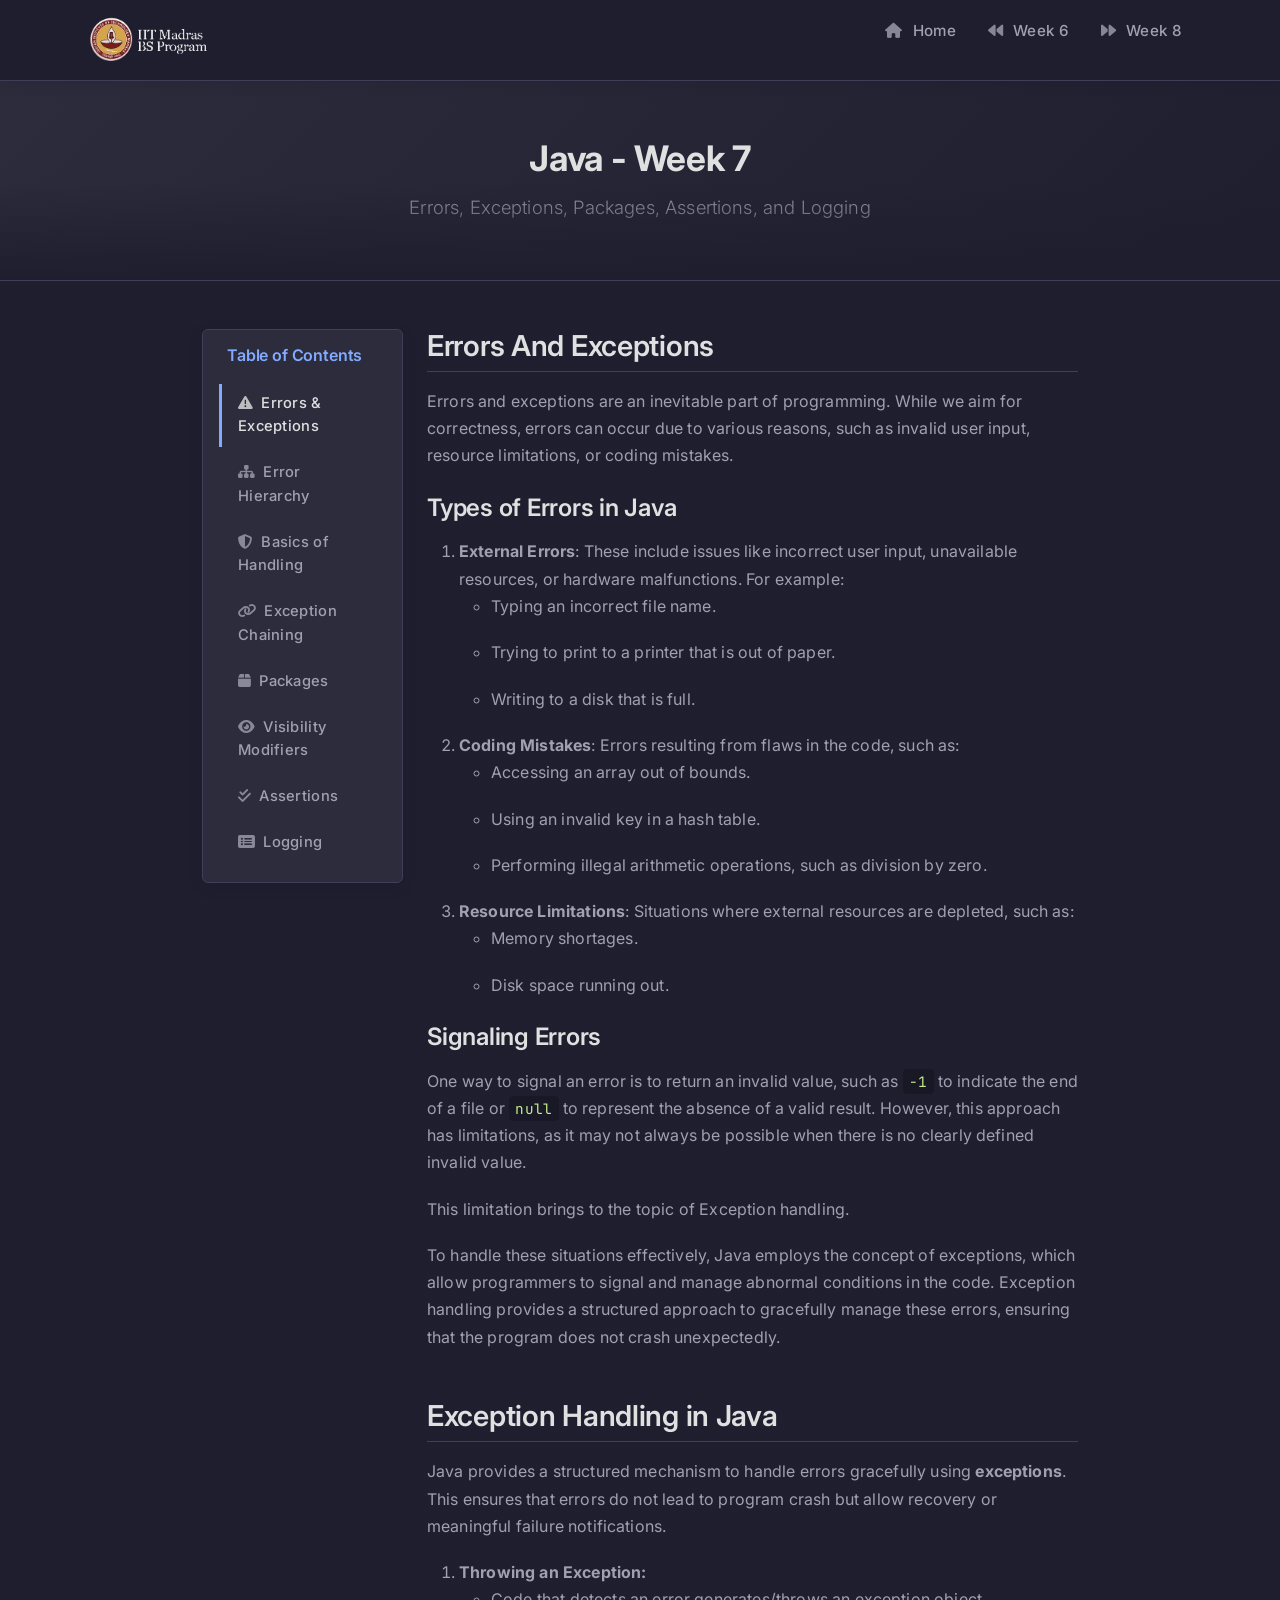
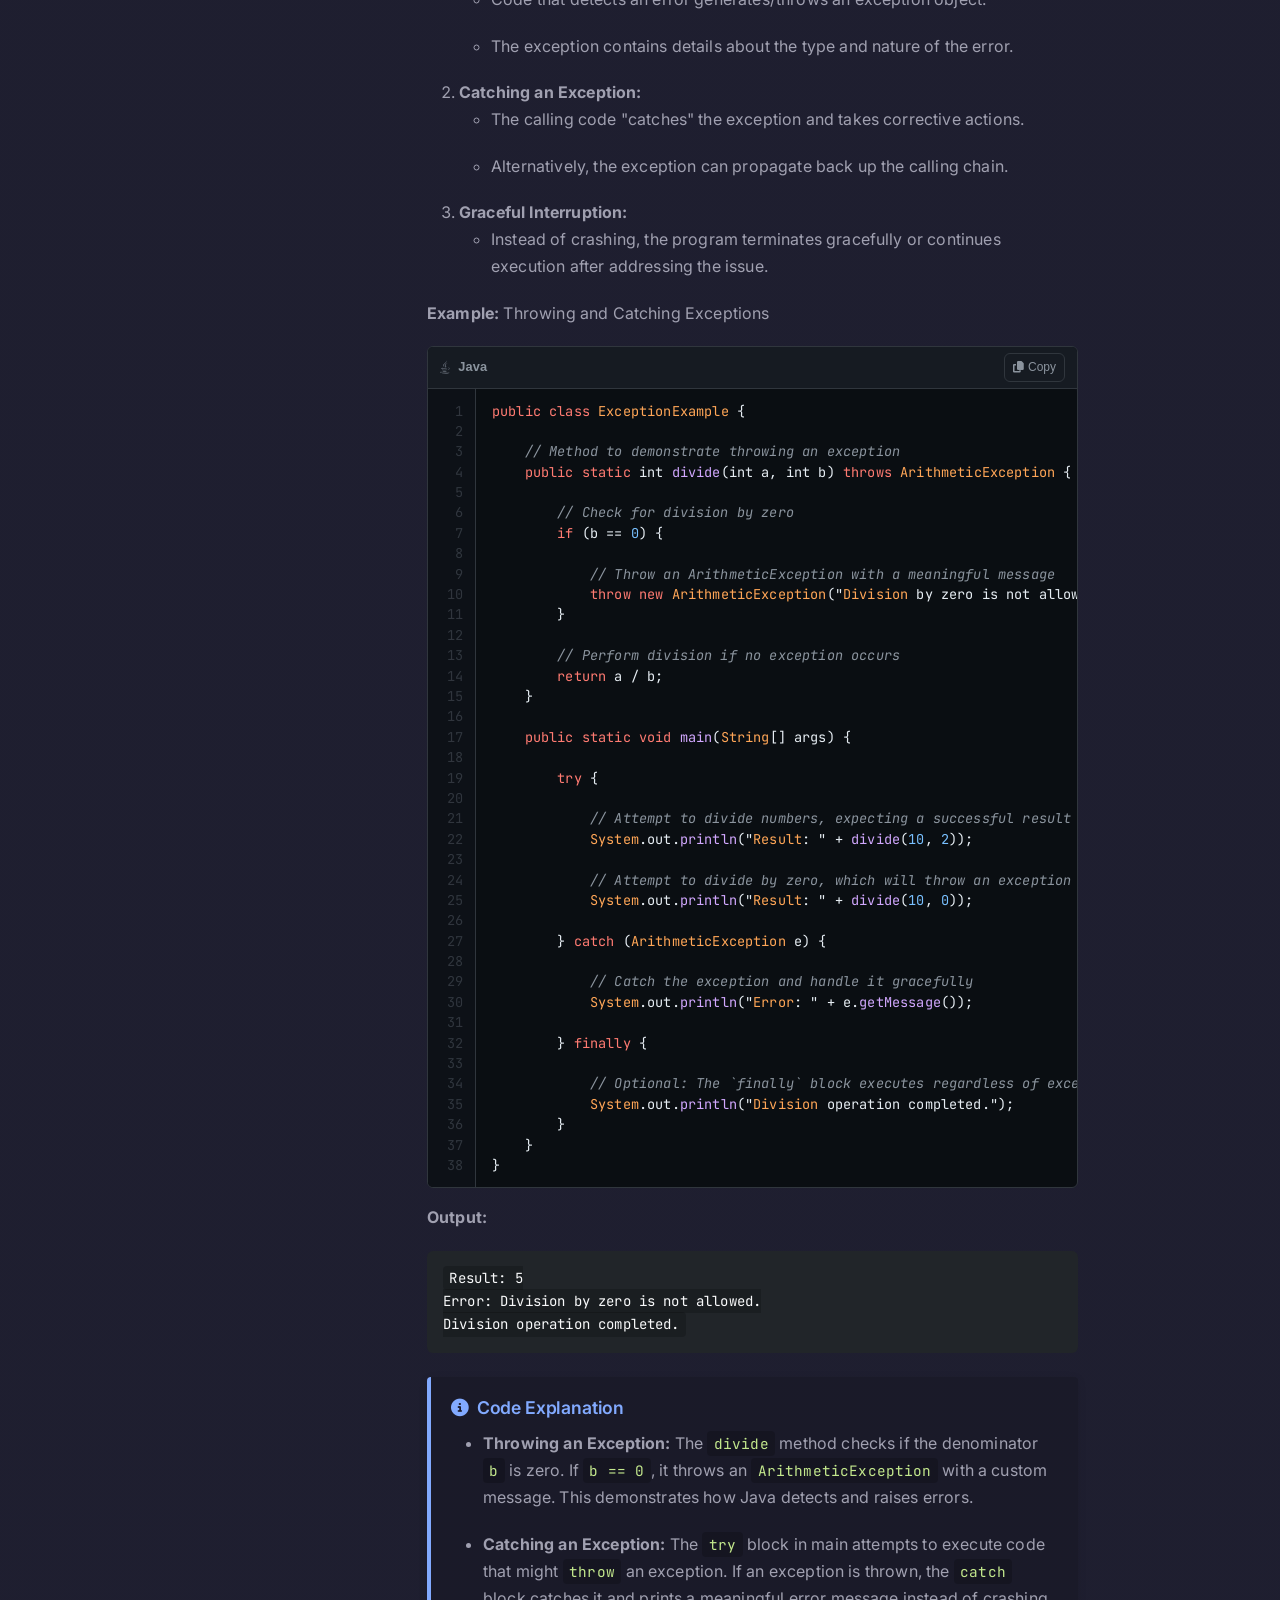
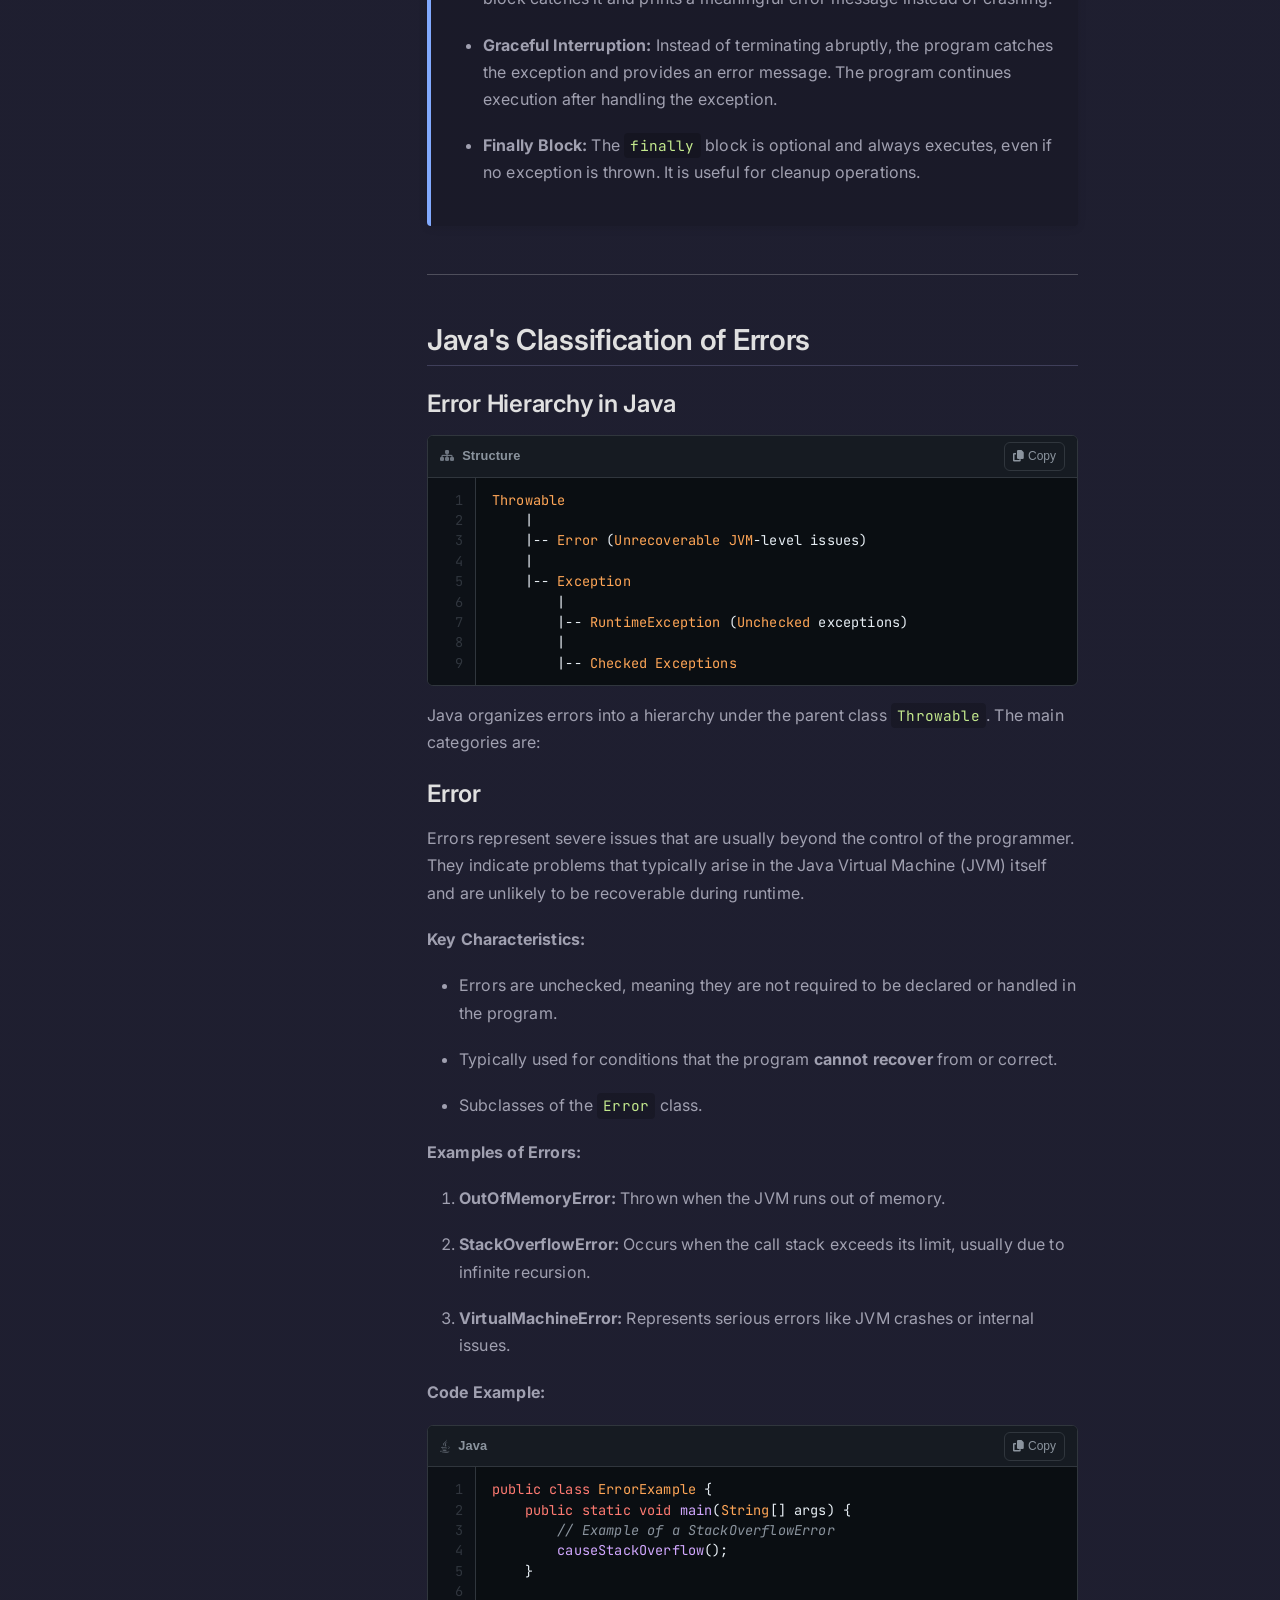
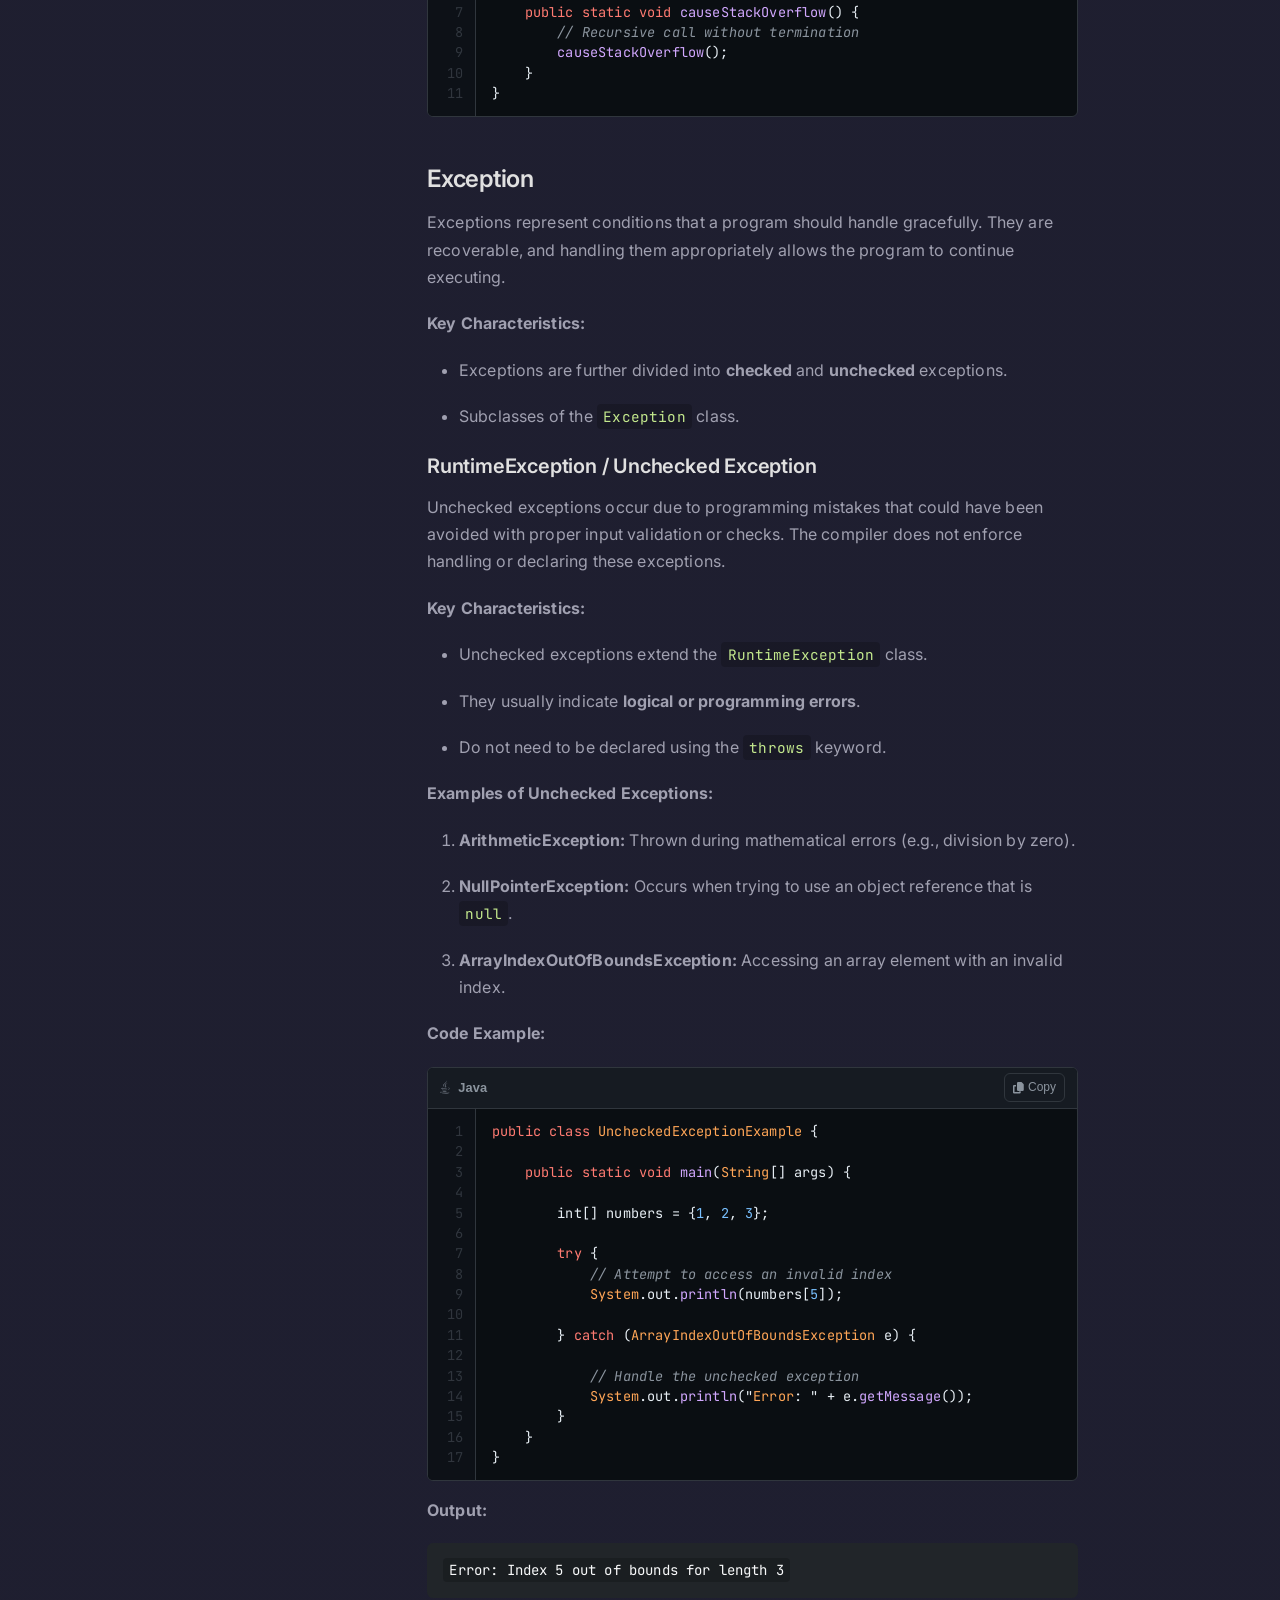
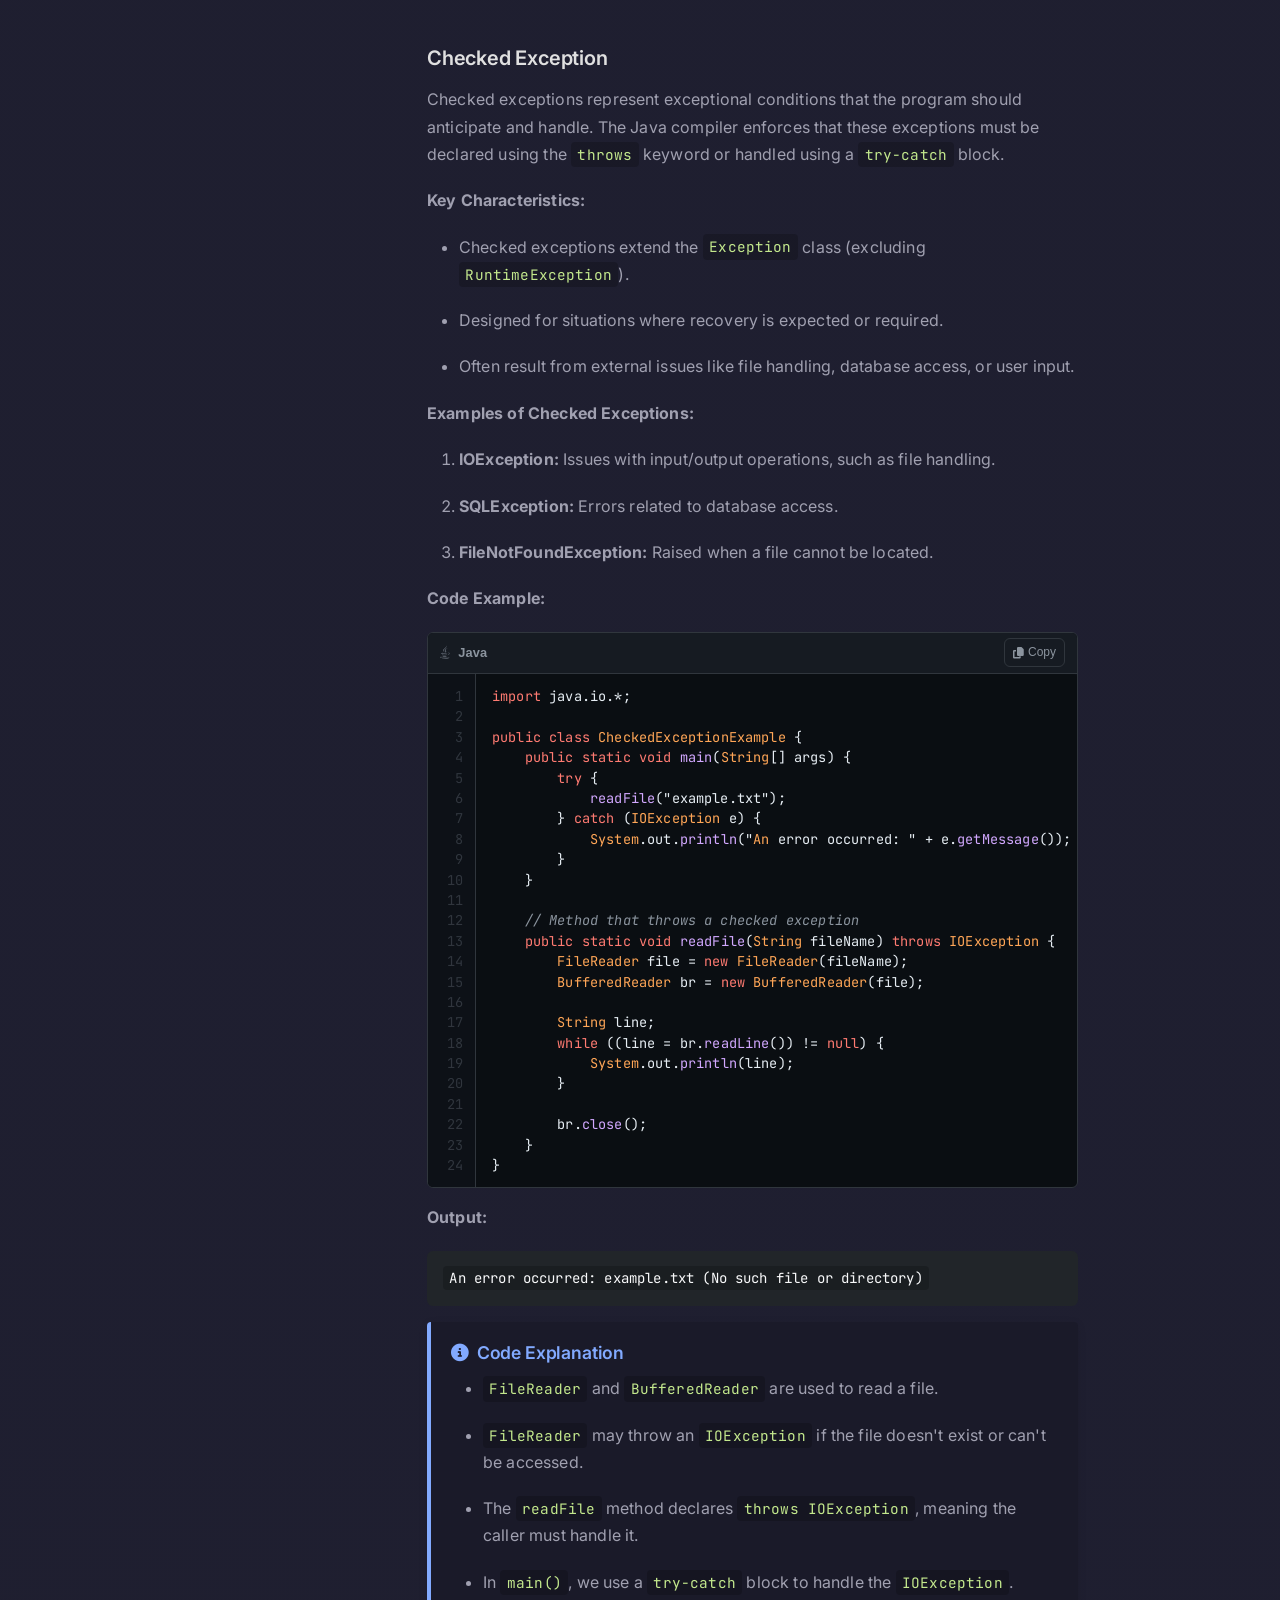
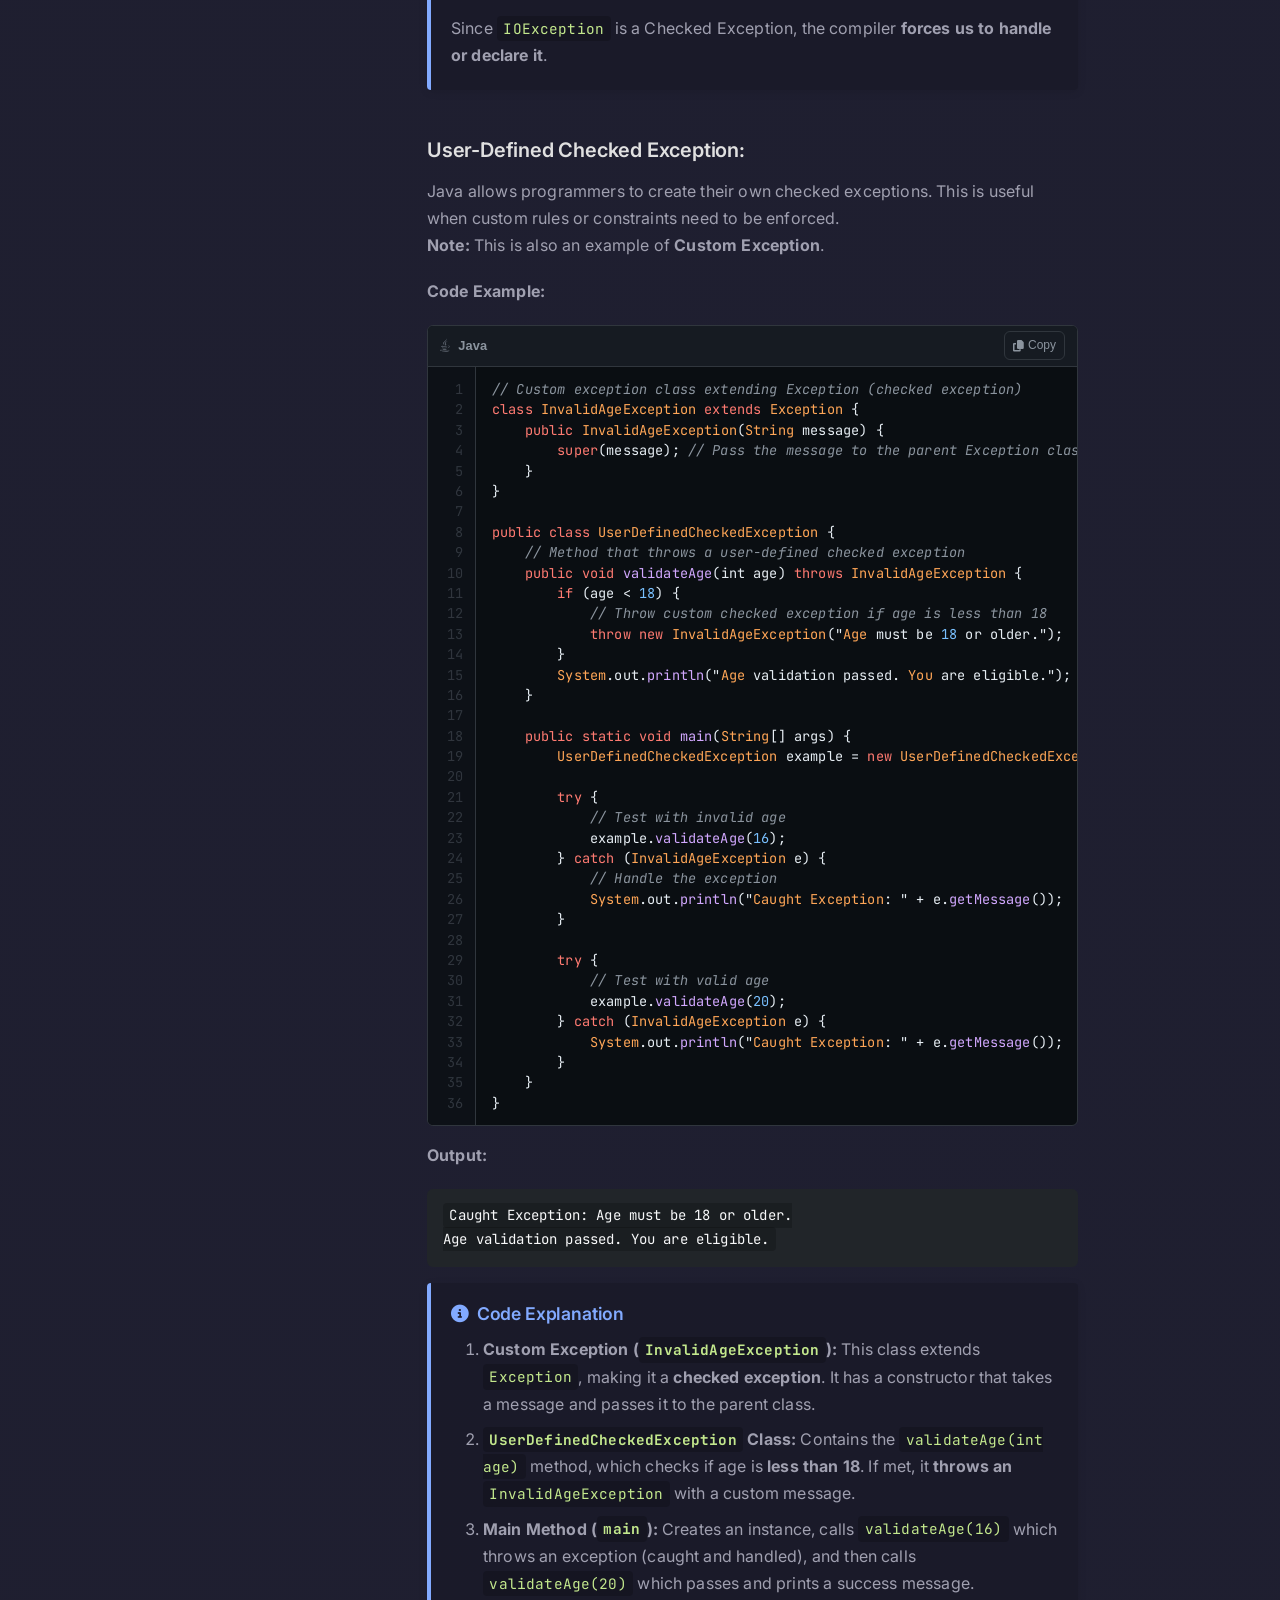
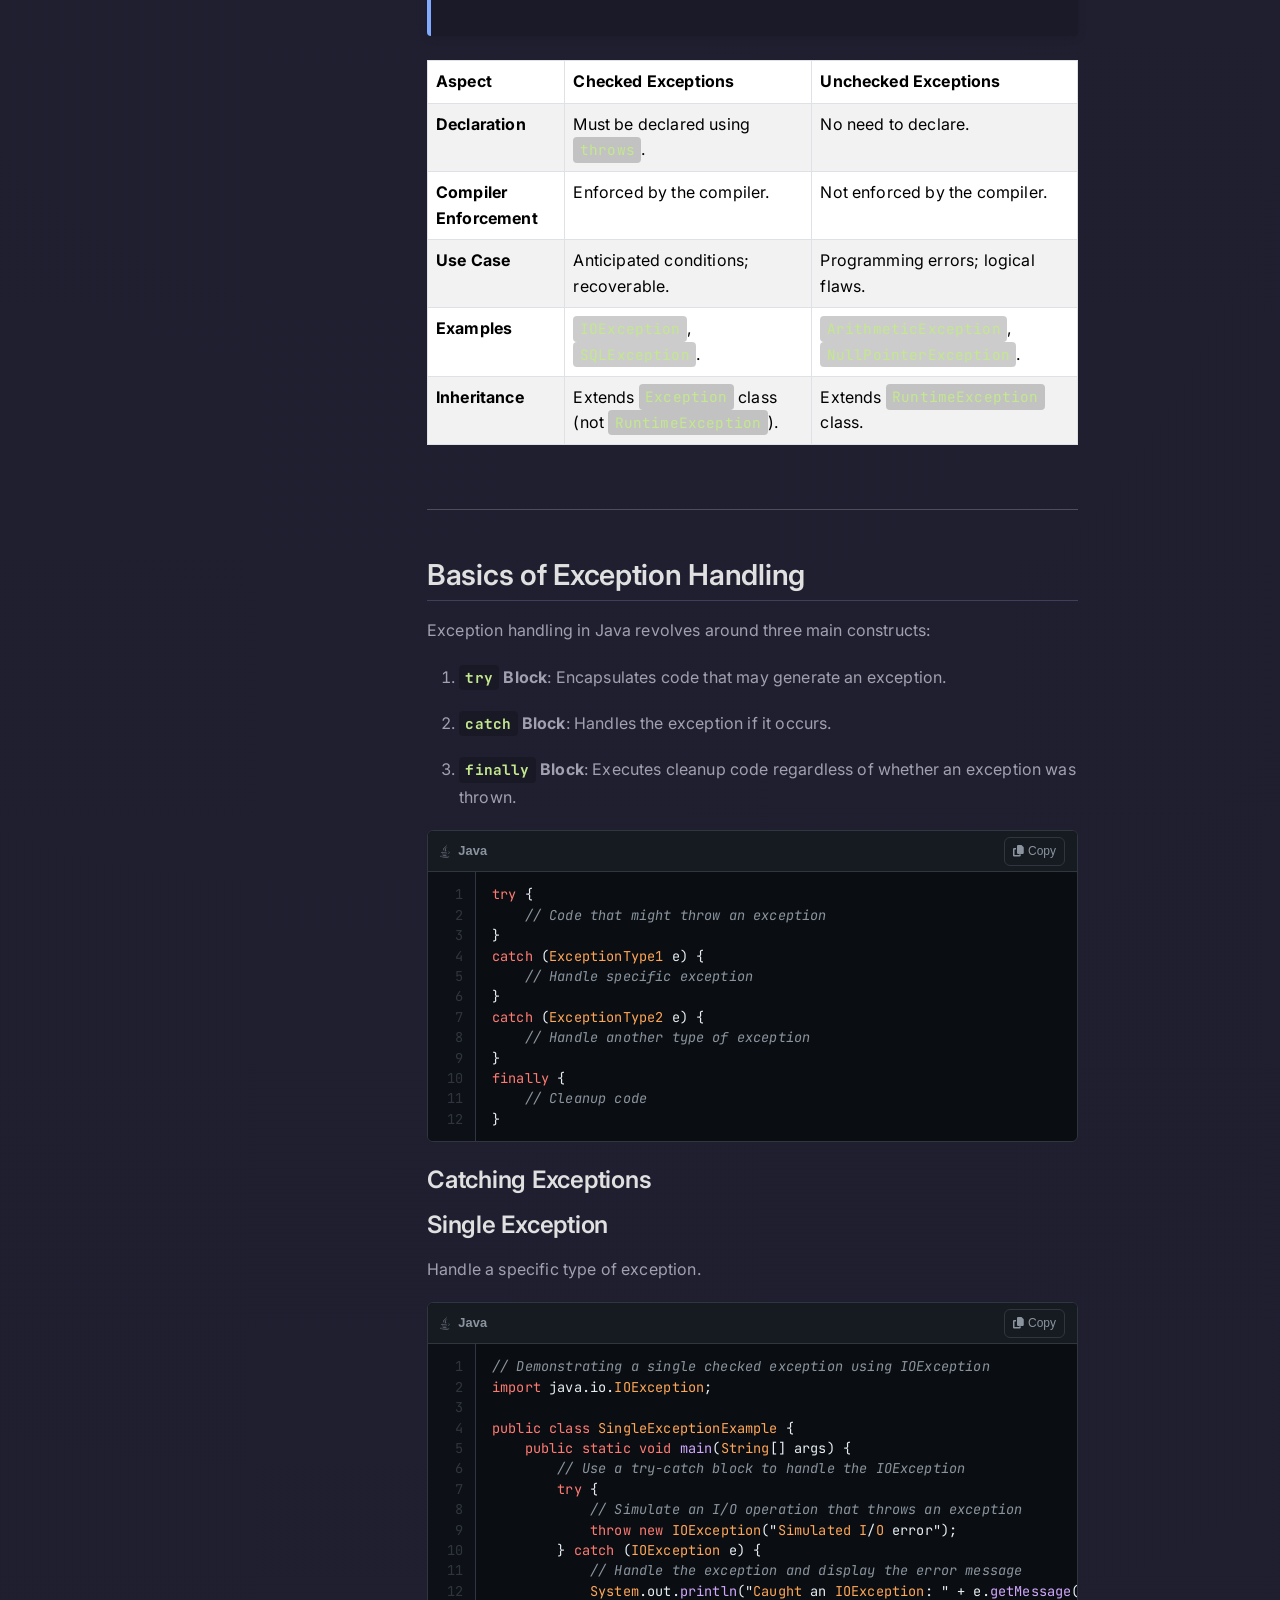
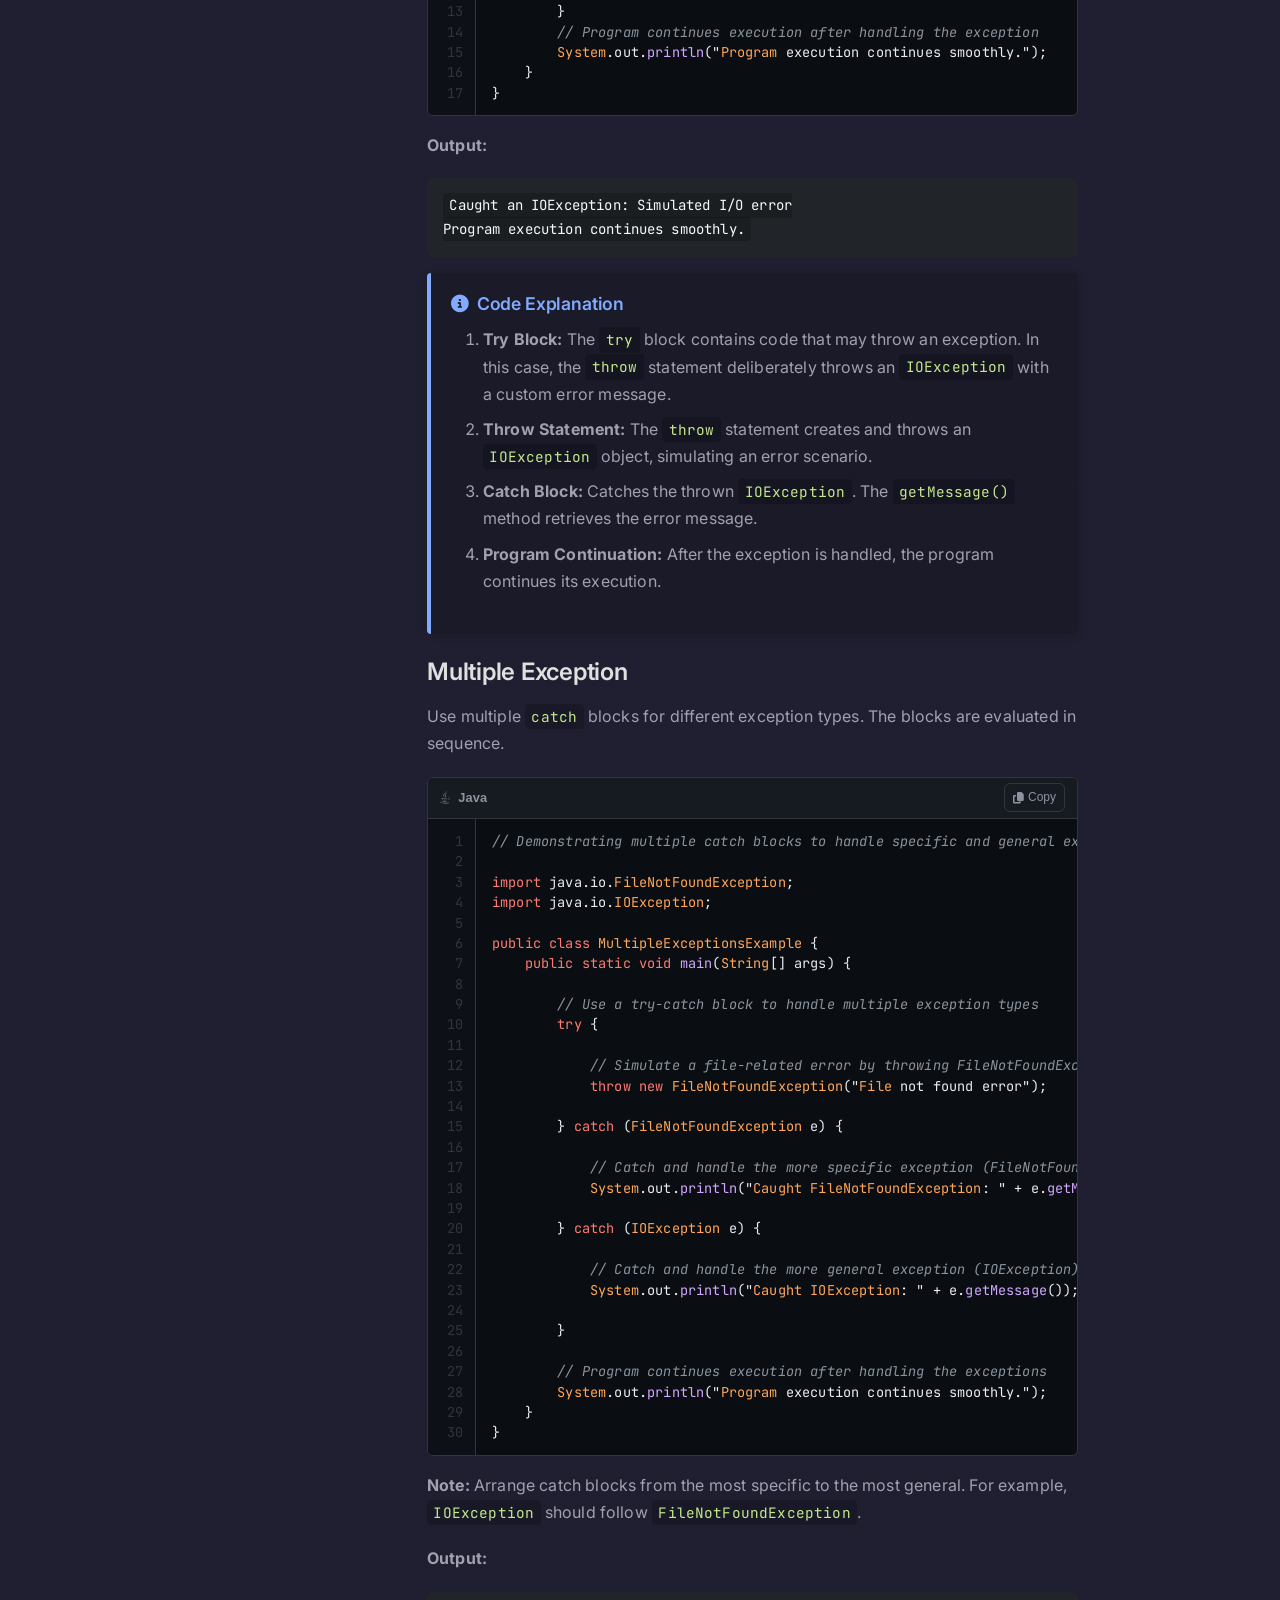
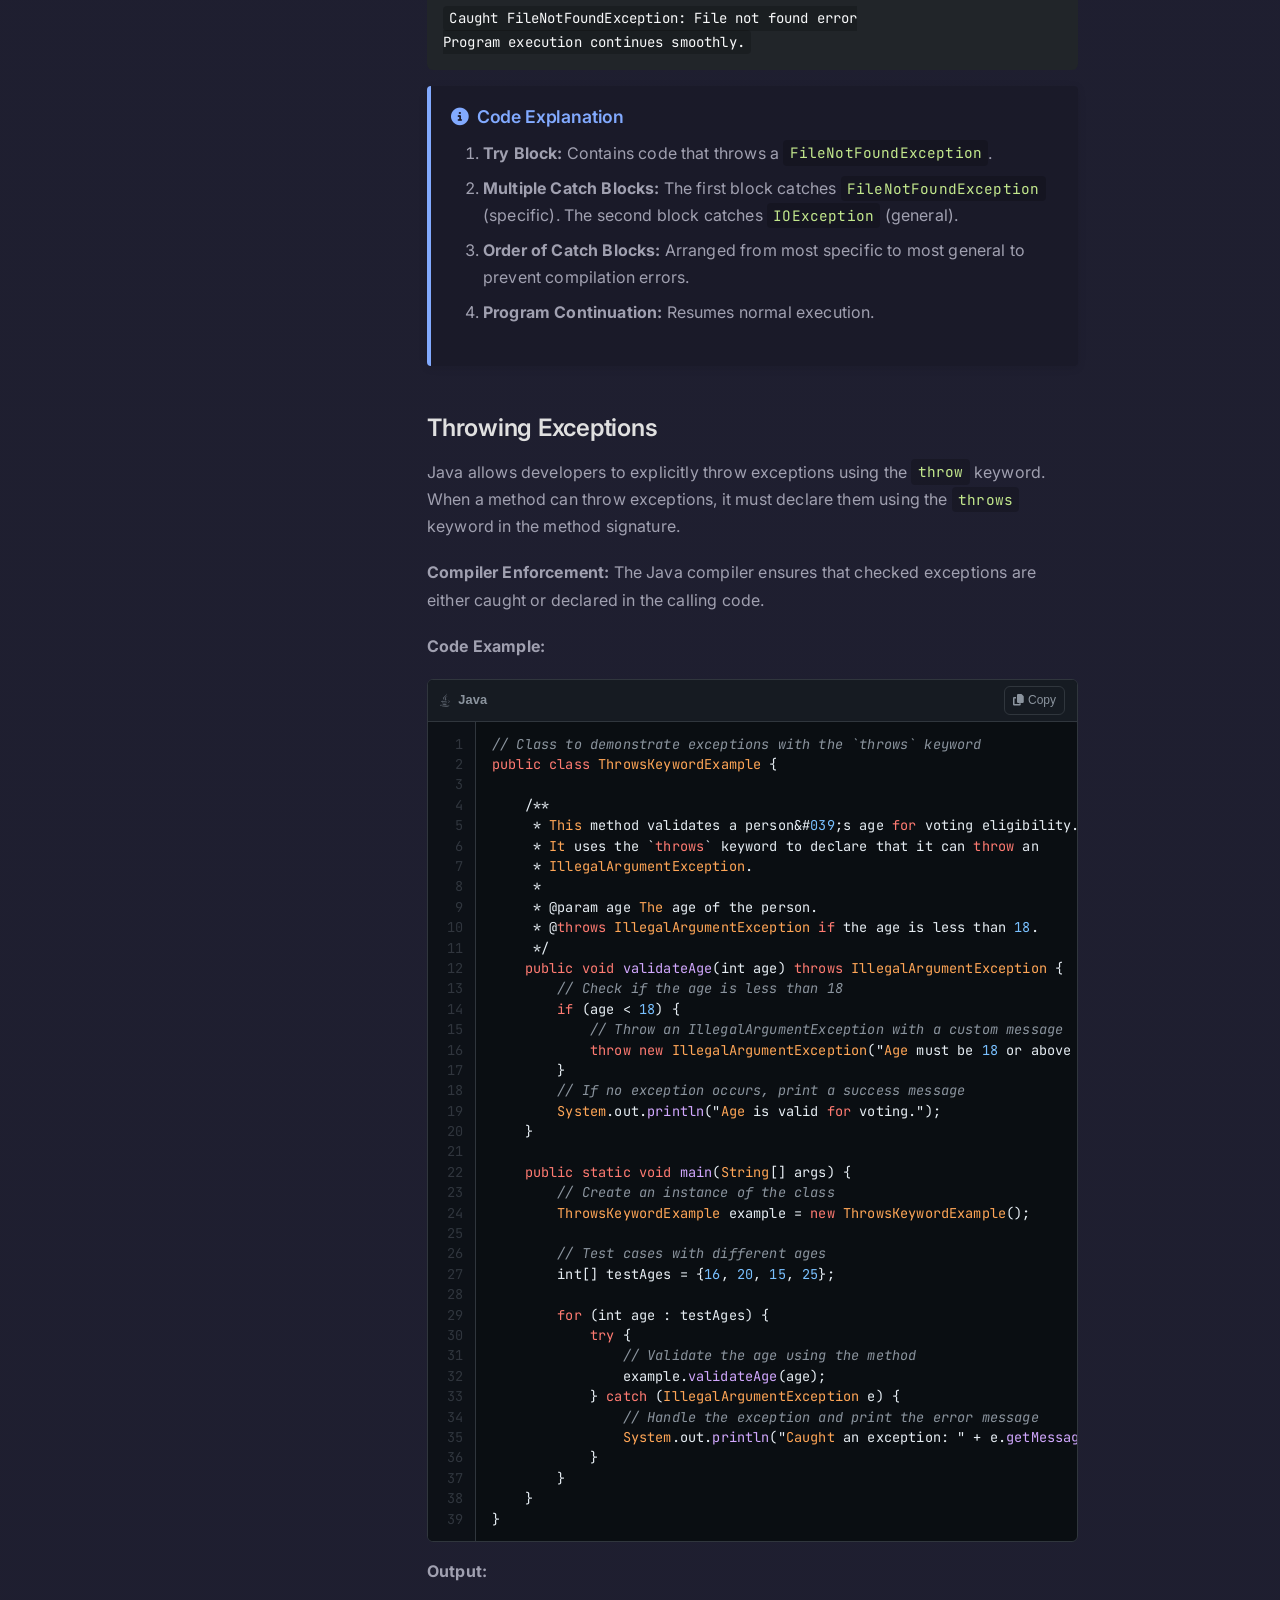
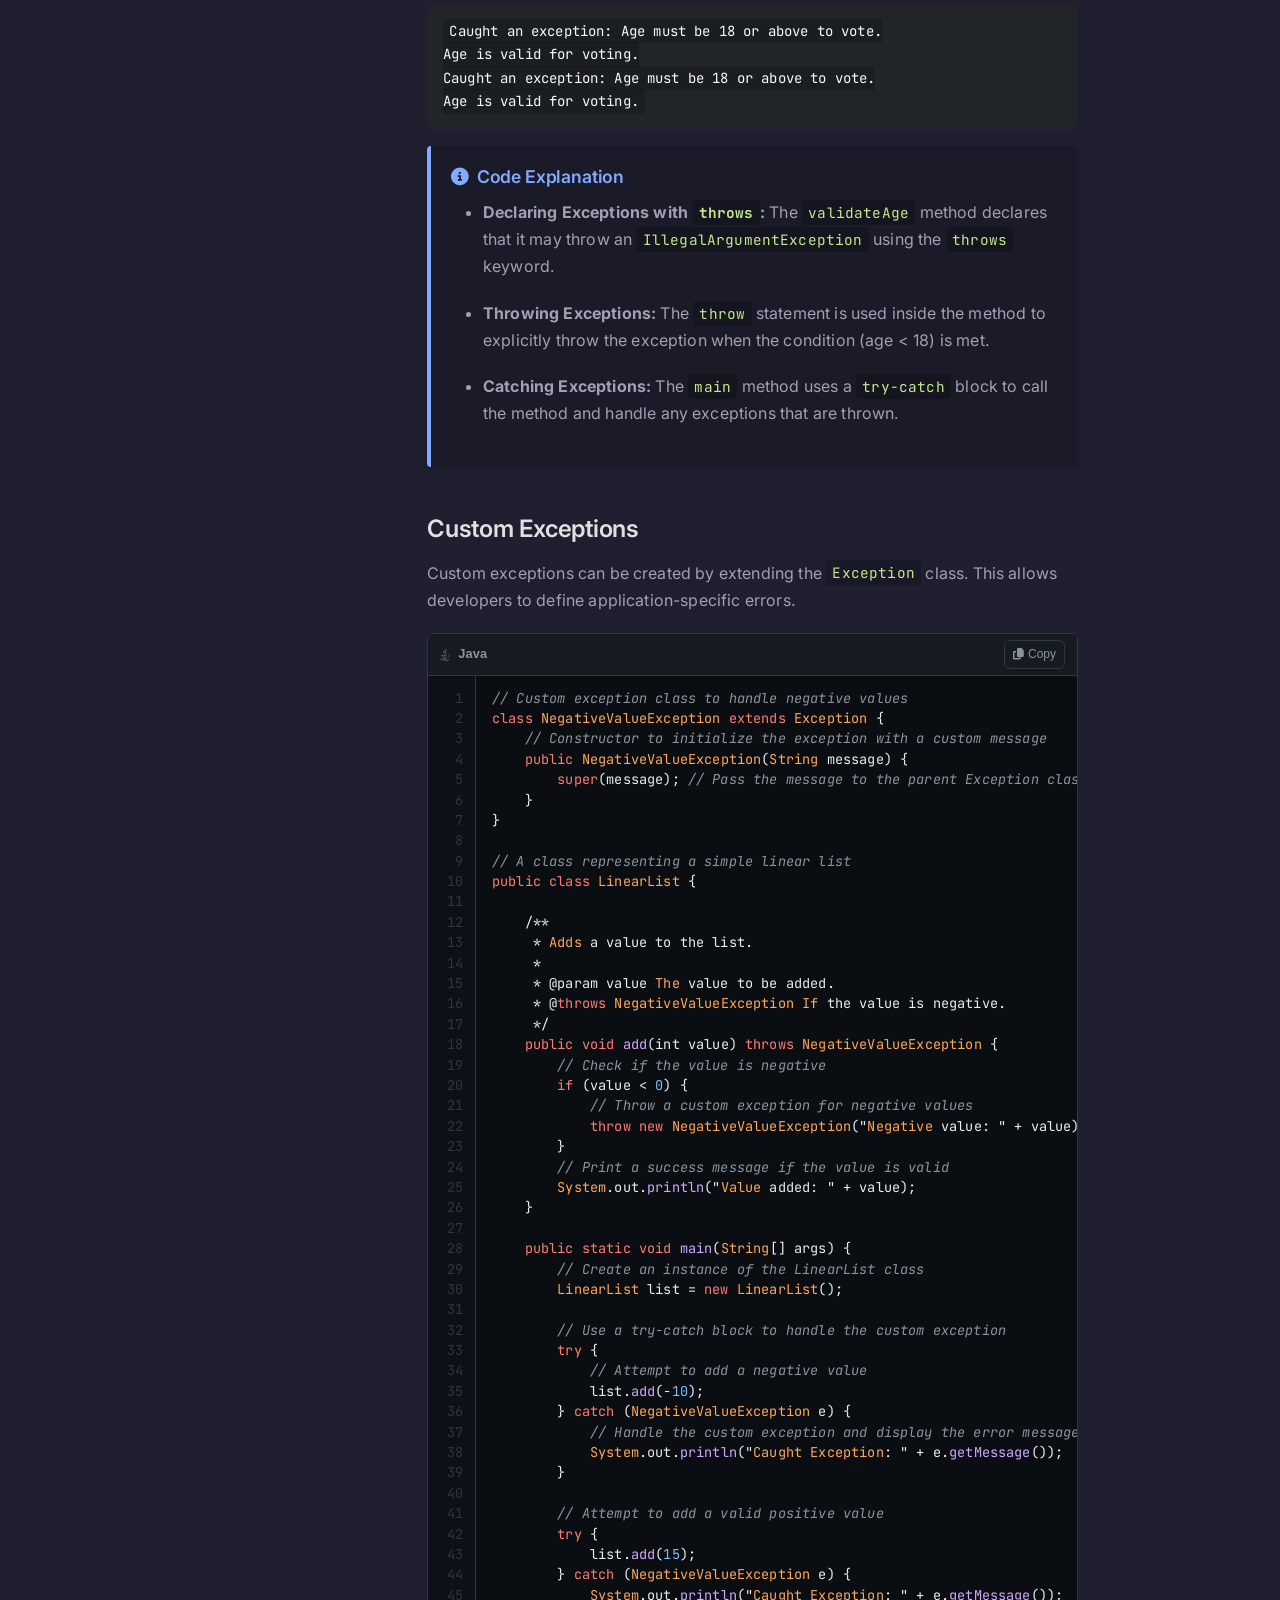
<file: week-7/summary.html>
<!doctype html>
<html lang="en">
  <head>
    <meta charset="UTF-8" />
    <meta name="viewport" content="width=device-width, initial-scale=1.0" />
    <title>Java - Week 7 Summary</title>

    <link
      href="https://fonts.googleapis.com/css2?family=Inter:wght@300;400;500;600;700&family=JetBrains+Mono:wght@400;600&display=swap"
      rel="stylesheet"
    />
    <link
      rel="stylesheet"
      href="https://cdnjs.cloudflare.com/ajax/libs/font-awesome/6.5.1/css/all.min.css"
    />

    <link
      href="https://cdn.jsdelivr.net/npm/bootstrap@5.3.2/dist/css/bootstrap.min.css"
      rel="stylesheet"
    />

    <link rel="stylesheet" href="../assets/styles.css" />
  </head>

  <body>
    <nav class="navbar navbar-expand-lg sticky-top">
      <div class="container">
        <a class="navbar-brand" href="../index.html">
          <img src="../assets/logo.png" alt="Java IIT MBS Logo" />
        </a>
        <button
          class="navbar-toggler"
          type="button"
          data-bs-toggle="collapse"
          data-bs-target="#navbarNav"
        >
          <span class="navbar-toggler-icon"></span>
        </button>
        <div class="collapse navbar-collapse" id="navbarNav">
          <ul class="navbar-nav ms-auto">
            <li class="nav-item">
              <a class="nav-link" href="../index.html"
                ><i class="fas fa-home"></i> Home</a
              >
            </li>
            <li class="nav-item">
              <a class="nav-link" href="../week-6/summary.html"
                ><i class="fas fa-backward"></i> Week 6</a
              >
            </li>
            <li class="nav-item">
              <a class="nav-link" href="../week-8/summary.html"
                ><i class="fas fa-forward"></i> Week 8</a
              >
            </li>
          </ul>
        </div>
      </div>
    </nav>

    <section class="hero-section">
      <div class="container content-container">
        <div class="hero-content">
          <div class="hero-text text-center">
            <h1>Java - Week 7</h1>
            <p>Errors, Exceptions, Packages, Assertions, and Logging</p>
          </div>
        </div>
      </div>
    </section>

    <div class="container content-container my-5">
      <div class="row">
        <div class="col-lg-3 mb-4">
          <div class="course-nav p-3 rounded">
            <h5 class="mb-3">Table of Contents</h5>
            <div class="nav flex-column">
              <a class="nav-link active" href="#errors-exceptions"
                ><i class="fas fa-exclamation-triangle me-2"></i>Errors &
                Exceptions</a
              >
              <a class="nav-link" href="#error-hierarchy"
                ><i class="fas fa-sitemap me-2"></i>Error Hierarchy</a
              >
              <a class="nav-link" href="#basics-handling"
                ><i class="fas fa-shield-alt me-2"></i>Basics of Handling</a
              >
              <a class="nav-link" href="#exception-chaining"
                ><i class="fas fa-link me-2"></i>Exception Chaining</a
              >
              <a class="nav-link" href="#packages"
                ><i class="fas fa-box me-2"></i>Packages</a
              >
              <a class="nav-link" href="#visibility-modifiers"
                ><i class="fas fa-eye me-2"></i>Visibility Modifiers</a
              >
              <a class="nav-link" href="#assertions"
                ><i class="fas fa-check-double me-2"></i>Assertions</a
              >
              <a class="nav-link" href="#logging"
                ><i class="fas fa-list-alt me-2"></i>Logging</a
              >
            </div>
          </div>
        </div>

        <div class="col-lg-9">
          <section id="errors-exceptions" class="mb-5">
            <h2>Errors And Exceptions</h2>
            <p>
              Errors and exceptions are an inevitable part of programming. While
              we aim for correctness, errors can occur due to various reasons,
              such as invalid user input, resource limitations, or coding
              mistakes.
            </p>

            <h3 class="mt-4">Types of Errors in Java</h3>
            <ol>
              <li class="mb-2">
                <strong>External Errors</strong>: These include issues like
                incorrect user input, unavailable resources, or hardware
                malfunctions. For example:
                <ul>
                  <li>Typing an incorrect file name.</li>
                  <li>Trying to print to a printer that is out of paper.</li>
                  <li>Writing to a disk that is full.</li>
                </ul>
              </li>
              <li class="mb-2">
                <strong>Coding Mistakes</strong>: Errors resulting from flaws in
                the code, such as:
                <ul>
                  <li>Accessing an array out of bounds.</li>
                  <li>Using an invalid key in a hash table.</li>
                  <li>
                    Performing illegal arithmetic operations, such as division
                    by zero.
                  </li>
                </ul>
              </li>
              <li class="mb-2">
                <strong>Resource Limitations</strong>: Situations where external
                resources are depleted, such as:
                <ul>
                  <li>Memory shortages.</li>
                  <li>Disk space running out.</li>
                </ul>
              </li>
            </ol>

            <h3 class="mt-4">Signaling Errors</h3>
            <p>
              One way to signal an error is to return an invalid value, such as
              <code>-1</code> to indicate the end of a file or
              <code>null</code> to represent the absence of a valid result.
              However, this approach has limitations, as it may not always be
              possible when there is no clearly defined invalid value.
            </p>
            <p>This limitation brings to the topic of Exception handling.</p>
            <p>
              To handle these situations effectively, Java employs the concept
              of exceptions, which allow programmers to signal and manage
              abnormal conditions in the code. Exception handling provides a
              structured approach to gracefully manage these errors, ensuring
              that the program does not crash unexpectedly.
            </p>

            <h2 class="mt-5">Exception Handling in Java</h2>
            <p>
              Java provides a structured mechanism to handle errors gracefully
              using <strong>exceptions</strong>. This ensures that errors do not
              lead to program crash but allow recovery or meaningful failure
              notifications.
            </p>
            <ol>
              <li class="mb-2">
                <strong>Throwing an Exception:</strong>
                <ul>
                  <li>
                    Code that detects an error generates/throws an exception
                    object.
                  </li>
                  <li>
                    The exception contains details about the type and nature of
                    the error.
                  </li>
                </ul>
              </li>
              <li class="mb-2">
                <strong>Catching an Exception:</strong>
                <ul>
                  <li>
                    The calling code "catches" the exception and takes
                    corrective actions.
                  </li>
                  <li>
                    Alternatively, the exception can propagate back up the
                    calling chain.
                  </li>
                </ul>
              </li>
              <li class="mb-2">
                <strong>Graceful Interruption:</strong>
                <ul>
                  <li>
                    Instead of crashing, the program terminates gracefully or
                    continues execution after addressing the issue.
                  </li>
                </ul>
              </li>
            </ol>

            <p><strong>Example:</strong> Throwing and Catching Exceptions</p>
            <div class="code-block-wrapper">
              <div class="code-header">
                <div class="code-language">
                  <i class="fab fa-java"></i> Java
                </div>
                <button class="copy-button">
                  <i class="fas fa-copy"></i> Copy
                </button>
              </div>
              <pre><code>public class ExceptionExample {

    // Method to demonstrate throwing an exception
    public static int divide(int a, int b) throws ArithmeticException {

        // Check for division by zero
        if (b == 0) {

            // Throw an ArithmeticException with a meaningful message
            throw new ArithmeticException("Division by zero is not allowed.");
        }

        // Perform division if no exception occurs
        return a / b;
    }

    public static void main(String[] args) {

        try {

            // Attempt to divide numbers, expecting a successful result
            System.out.println("Result: " + divide(10, 2));

            // Attempt to divide by zero, which will throw an exception
            System.out.println("Result: " + divide(10, 0));

        } catch (ArithmeticException e) {

            // Catch the exception and handle it gracefully
            System.out.println("Error: " + e.getMessage());

        } finally {

            // Optional: The `finally` block executes regardless of exceptions
            System.out.println("Division operation completed.");
        }
    }
}</code></pre>
            </div>

            <p><strong>Output:</strong></p>
            <pre class="bg-dark text-light p-3 rounded"><code>Result: 5
Error: Division by zero is not allowed.
Division operation completed.</code></pre>

            <div class="note-box mt-4">
              <h5><i class="fas fa-info-circle me-2"></i>Code Explanation</h5>
              <ul class="mb-0">
                <li>
                  <strong>Throwing an Exception:</strong> The
                  <code>divide</code> method checks if the denominator
                  <code>b</code> is zero. If <code>b == 0</code>, it throws an
                  <code>ArithmeticException</code> with a custom message. This
                  demonstrates how Java detects and raises errors.
                </li>
                <li>
                  <strong>Catching an Exception:</strong> The
                  <code>try</code> block in main attempts to execute code that
                  might <code>throw</code> an exception. If an exception is
                  thrown, the <code>catch</code> block catches it and prints a
                  meaningful error message instead of crashing.
                </li>
                <li>
                  <strong>Graceful Interruption:</strong> Instead of terminating
                  abruptly, the program catches the exception and provides an
                  error message. The program continues execution after handling
                  the exception.
                </li>
                <li>
                  <strong>Finally Block:</strong> The <code>finally</code> block
                  is optional and always executes, even if no exception is
                  thrown. It is useful for cleanup operations.
                </li>
              </ul>
            </div>
          </section>

          <hr class="my-5 border-color" />

          <section id="error-hierarchy" class="mb-5">
            <h2>Java's Classification of Errors</h2>

            <h3 class="mt-4">Error Hierarchy in Java</h3>
            <div class="code-block-wrapper">
              <div class="code-header">
                <div class="code-language">
                  <i class="fas fa-sitemap"></i> Structure
                </div>
                <button class="copy-button">
                  <i class="fas fa-copy"></i> Copy
                </button>
              </div>
              <pre><code>Throwable
    |
    |-- Error (Unrecoverable JVM-level issues)
    |
    |-- Exception
        |
        |-- RuntimeException (Unchecked exceptions)
        |
        |-- Checked Exceptions</code></pre>
            </div>
            <p>
              Java organizes errors into a hierarchy under the parent class
              <code>Throwable</code>. The main categories are:
            </p>

            <h4 class="mt-4">Error</h4>
            <p>
              Errors represent severe issues that are usually beyond the control
              of the programmer. They indicate problems that typically arise in
              the Java Virtual Machine (JVM) itself and are unlikely to be
              recoverable during runtime.
            </p>
            <p><strong>Key Characteristics:</strong></p>
            <ul>
              <li>
                Errors are unchecked, meaning they are not required to be
                declared or handled in the program.
              </li>
              <li>
                Typically used for conditions that the program
                <strong>cannot recover</strong> from or correct.
              </li>
              <li>Subclasses of the <code>Error</code> class.</li>
            </ul>
            <p><strong>Examples of Errors:</strong></p>
            <ol>
              <li>
                <strong>OutOfMemoryError:</strong> Thrown when the JVM runs out
                of memory.
              </li>
              <li>
                <strong>StackOverflowError:</strong> Occurs when the call stack
                exceeds its limit, usually due to infinite recursion.
              </li>
              <li>
                <strong>VirtualMachineError:</strong> Represents serious errors
                like JVM crashes or internal issues.
              </li>
            </ol>

            <p><strong>Code Example:</strong></p>
            <div class="code-block-wrapper">
              <div class="code-header">
                <div class="code-language">
                  <i class="fab fa-java"></i> Java
                </div>
                <button class="copy-button">
                  <i class="fas fa-copy"></i> Copy
                </button>
              </div>
              <pre><code>public class ErrorExample {
    public static void main(String[] args) {
        // Example of a StackOverflowError
        causeStackOverflow();
    }

    public static void causeStackOverflow() {
        // Recursive call without termination
        causeStackOverflow();
    }
}</code></pre>
            </div>

            <h4 class="mt-5">Exception</h4>
            <p>
              Exceptions represent conditions that a program should handle
              gracefully. They are recoverable, and handling them appropriately
              allows the program to continue executing.
            </p>
            <p><strong>Key Characteristics:</strong></p>
            <ul>
              <li>
                Exceptions are further divided into <strong>checked</strong> and
                <strong>unchecked</strong> exceptions.
              </li>
              <li>Subclasses of the <code>Exception</code> class.</li>
            </ul>

            <h5 class="mt-4">RuntimeException / Unchecked Exception</h5>
            <p>
              Unchecked exceptions occur due to programming mistakes that could
              have been avoided with proper input validation or checks. The
              compiler does not enforce handling or declaring these exceptions.
            </p>
            <p><strong>Key Characteristics:</strong></p>
            <ul>
              <li>
                Unchecked exceptions extend the
                <code>RuntimeException</code> class.
              </li>
              <li>
                They usually indicate
                <strong>logical or programming errors</strong>.
              </li>
              <li>
                Do not need to be declared using the
                <code>throws</code> keyword.
              </li>
            </ul>
            <p><strong>Examples of Unchecked Exceptions:</strong></p>
            <ol>
              <li>
                <strong>ArithmeticException:</strong> Thrown during mathematical
                errors (e.g., division by zero).
              </li>
              <li>
                <strong>NullPointerException:</strong> Occurs when trying to use
                an object reference that is <code>null</code>.
              </li>
              <li>
                <strong>ArrayIndexOutOfBoundsException:</strong> Accessing an
                array element with an invalid index.
              </li>
            </ol>

            <p><strong>Code Example:</strong></p>
            <div class="code-block-wrapper">
              <div class="code-header">
                <div class="code-language">
                  <i class="fab fa-java"></i> Java
                </div>
                <button class="copy-button">
                  <i class="fas fa-copy"></i> Copy
                </button>
              </div>
              <pre><code>public class UncheckedExceptionExample {

    public static void main(String[] args) {

        int[] numbers = {1, 2, 3};

        try {
            // Attempt to access an invalid index
            System.out.println(numbers[5]);

        } catch (ArrayIndexOutOfBoundsException e) {

            // Handle the unchecked exception
            System.out.println("Error: " + e.getMessage());
        }
    }
}</code></pre>
            </div>
            <p><strong>Output:</strong></p>
            <pre
              class="bg-dark text-light p-3 rounded"
            ><code>Error: Index 5 out of bounds for length 3</code></pre>

            <h5 class="mt-5">Checked Exception</h5>
            <p>
              Checked exceptions represent exceptional conditions that the
              program should anticipate and handle. The Java compiler enforces
              that these exceptions must be declared using the
              <code>throws</code> keyword or handled using a
              <code>try-catch</code> block.
            </p>
            <p><strong>Key Characteristics:</strong></p>
            <ul>
              <li>
                Checked exceptions extend the <code>Exception</code> class
                (excluding <code>RuntimeException</code>).
              </li>
              <li>
                Designed for situations where recovery is expected or required.
              </li>
              <li>
                Often result from external issues like file handling, database
                access, or user input.
              </li>
            </ul>
            <p><strong>Examples of Checked Exceptions:</strong></p>
            <ol>
              <li>
                <strong>IOException:</strong> Issues with input/output
                operations, such as file handling.
              </li>
              <li>
                <strong>SQLException:</strong> Errors related to database
                access.
              </li>
              <li>
                <strong>FileNotFoundException:</strong> Raised when a file
                cannot be located.
              </li>
            </ol>

            <p><strong>Code Example:</strong></p>
            <div class="code-block-wrapper">
              <div class="code-header">
                <div class="code-language">
                  <i class="fab fa-java"></i> Java
                </div>
                <button class="copy-button">
                  <i class="fas fa-copy"></i> Copy
                </button>
              </div>
              <pre><code>import java.io.*;

public class CheckedExceptionExample {
    public static void main(String[] args) {
        try {
            readFile("example.txt");
        } catch (IOException e) {
            System.out.println("An error occurred: " + e.getMessage());
        }
    }

    // Method that throws a checked exception
    public static void readFile(String fileName) throws IOException {
        FileReader file = new FileReader(fileName);
        BufferedReader br = new BufferedReader(file);

        String line;
        while ((line = br.readLine()) != null) {
            System.out.println(line);
        }

        br.close();
    }
}</code></pre>
            </div>

            <p><strong>Output:</strong></p>
            <pre
              class="bg-dark text-light p-3 rounded"
            ><code>An error occurred: example.txt (No such file or directory)</code></pre>

            <div class="note-box mt-3">
              <h5><i class="fas fa-info-circle me-2"></i>Code Explanation</h5>
              <ul class="mb-0">
                <li>
                  <code>FileReader</code> and <code>BufferedReader</code> are
                  used to read a file.
                </li>
                <li>
                  <code>FileReader</code> may throw an
                  <code>IOException</code> if the file doesn't exist or can't be
                  accessed.
                </li>
                <li>
                  The <code>readFile</code> method declares
                  <code>throws IOException</code>, meaning the caller must
                  handle it.
                </li>
                <li>
                  In <code>main()</code>, we use a <code>try-catch</code> block
                  to handle the <code>IOException</code>.
                </li>
              </ul>
              <p class="mt-2 mb-0">
                Since <code>IOException</code> is a Checked Exception, the
                compiler <strong>forces us to handle or declare it</strong>.
              </p>
            </div>

            <h5 class="mt-5">User-Defined Checked Exception:</h5>
            <p>
              Java allows programmers to create their own checked exceptions.
              This is useful when custom rules or constraints need to be
              enforced.<br />
              <strong>Note:</strong> This is also an example of
              <strong>Custom Exception</strong>.
            </p>

            <p><strong>Code Example:</strong></p>
            <div class="code-block-wrapper">
              <div class="code-header">
                <div class="code-language">
                  <i class="fab fa-java"></i> Java
                </div>
                <button class="copy-button">
                  <i class="fas fa-copy"></i> Copy
                </button>
              </div>
              <pre><code>// Custom exception class extending Exception (checked exception)
class InvalidAgeException extends Exception {
    public InvalidAgeException(String message) {
        super(message); // Pass the message to the parent Exception class
    }
}

public class UserDefinedCheckedException {
    // Method that throws a user-defined checked exception
    public void validateAge(int age) throws InvalidAgeException {
        if (age < 18) {
            // Throw custom checked exception if age is less than 18
            throw new InvalidAgeException("Age must be 18 or older.");
        }
        System.out.println("Age validation passed. You are eligible.");
    }

    public static void main(String[] args) {
        UserDefinedCheckedException example = new UserDefinedCheckedException();

        try {
            // Test with invalid age
            example.validateAge(16);
        } catch (InvalidAgeException e) {
            // Handle the exception
            System.out.println("Caught Exception: " + e.getMessage());
        }

        try {
            // Test with valid age
            example.validateAge(20);
        } catch (InvalidAgeException e) {
            System.out.println("Caught Exception: " + e.getMessage());
        }
    }
}</code></pre>
            </div>

            <p><strong>Output:</strong></p>
            <pre
              class="bg-dark text-light p-3 rounded"
            ><code>Caught Exception: Age must be 18 or older.
Age validation passed. You are eligible.</code></pre>

            <div class="note-box mt-3">
              <h5><i class="fas fa-info-circle me-2"></i>Code Explanation</h5>
              <ol class="mb-0">
                <li class="mb-2">
                  <strong
                    >Custom Exception
                    (<code>InvalidAgeException</code>):</strong
                  >
                  This class extends <code>Exception</code>, making it a
                  <strong>checked exception</strong>. It has a constructor that
                  takes a message and passes it to the parent class.
                </li>
                <li class="mb-2">
                  <strong
                    ><code>UserDefinedCheckedException</code> Class:</strong
                  >
                  Contains the <code>validateAge(int age)</code> method, which
                  checks if age is <strong>less than 18</strong>. If met, it
                  <strong>throws an</strong>
                  <code>InvalidAgeException</code> with a custom message.
                </li>
                <li>
                  <strong>Main Method (<code>main</code>):</strong> Creates an
                  instance, calls <code>validateAge(16)</code> which throws an
                  exception (caught and handled), and then calls
                  <code>validateAge(20)</code> which passes and prints a success
                  message.
                </li>
              </ol>
            </div>

            <div class="table-responsive mt-4">
              <table class="table text-light table-bordered table-striped">
                <thead>
                  <tr>
                    <th>Aspect</th>
                    <th>Checked Exceptions</th>
                    <th>Unchecked Exceptions</th>
                  </tr>
                </thead>
                <tbody>
                  <tr>
                    <td><strong>Declaration</strong></td>
                    <td>Must be declared using <code>throws</code>.</td>
                    <td>No need to declare.</td>
                  </tr>
                  <tr>
                    <td><strong>Compiler Enforcement</strong></td>
                    <td>Enforced by the compiler.</td>
                    <td>Not enforced by the compiler.</td>
                  </tr>
                  <tr>
                    <td><strong>Use Case</strong></td>
                    <td>Anticipated conditions; recoverable.</td>
                    <td>Programming errors; logical flaws.</td>
                  </tr>
                  <tr>
                    <td><strong>Examples</strong></td>
                    <td>
                      <code>IOException</code>, <code>SQLException</code>.
                    </td>
                    <td>
                      <code>ArithmeticException</code>,
                      <code>NullPointerException</code>.
                    </td>
                  </tr>
                  <tr>
                    <td><strong>Inheritance</strong></td>
                    <td>
                      Extends <code>Exception</code> class (not
                      <code>RuntimeException</code>).
                    </td>
                    <td>Extends <code>RuntimeException</code> class.</td>
                  </tr>
                </tbody>
              </table>
            </div>
          </section>

          <hr class="my-5 border-color" />

          <section id="basics-handling" class="mb-5">
            <h2>Basics of Exception Handling</h2>
            <p>
              Exception handling in Java revolves around three main constructs:
            </p>
            <ol>
              <li>
                <strong><code>try</code> Block</strong>: Encapsulates code that
                may generate an exception.
              </li>
              <li>
                <strong><code>catch</code> Block</strong>: Handles the exception
                if it occurs.
              </li>
              <li>
                <strong><code>finally</code> Block</strong>: Executes cleanup
                code regardless of whether an exception was thrown.
              </li>
            </ol>

            <div class="code-block-wrapper">
              <div class="code-header">
                <div class="code-language">
                  <i class="fab fa-java"></i> Java
                </div>
                <button class="copy-button">
                  <i class="fas fa-copy"></i> Copy
                </button>
              </div>
              <pre><code>try {
    // Code that might throw an exception
}
catch (ExceptionType1 e) {
    // Handle specific exception
}
catch (ExceptionType2 e) {
    // Handle another type of exception
}
finally {
    // Cleanup code
}</code></pre>
            </div>

            <h3 class="mt-4">Catching Exceptions</h3>

            <h4 class="mt-3">Single Exception</h4>
            <p>Handle a specific type of exception.</p>
            <div class="code-block-wrapper">
              <div class="code-header">
                <div class="code-language">
                  <i class="fab fa-java"></i> Java
                </div>
                <button class="copy-button">
                  <i class="fas fa-copy"></i> Copy
                </button>
              </div>
              <pre><code>// Demonstrating a single checked exception using IOException
import java.io.IOException;

public class SingleExceptionExample {
    public static void main(String[] args) {
        // Use a try-catch block to handle the IOException
        try {
            // Simulate an I/O operation that throws an exception
            throw new IOException("Simulated I/O error");
        } catch (IOException e) {
            // Handle the exception and display the error message
            System.out.println("Caught an IOException: " + e.getMessage());
        }
        // Program continues execution after handling the exception
        System.out.println("Program execution continues smoothly.");
    }
}</code></pre>
            </div>

            <p><strong>Output:</strong></p>
            <pre
              class="bg-dark text-light p-3 rounded"
            ><code>Caught an IOException: Simulated I/O error
Program execution continues smoothly.</code></pre>

            <div class="note-box mt-3">
              <h5><i class="fas fa-info-circle me-2"></i>Code Explanation</h5>
              <ol class="mb-0">
                <li class="mb-2">
                  <strong>Try Block:</strong> The <code>try</code> block
                  contains code that may throw an exception. In this case, the
                  <code>throw</code> statement deliberately throws an
                  <code>IOException</code> with a custom error message.
                </li>
                <li class="mb-2">
                  <strong>Throw Statement:</strong> The
                  <code>throw</code> statement creates and throws an
                  <code>IOException</code> object, simulating an error scenario.
                </li>
                <li class="mb-2">
                  <strong>Catch Block:</strong> Catches the thrown
                  <code>IOException</code>. The <code>getMessage()</code> method
                  retrieves the error message.
                </li>
                <li>
                  <strong>Program Continuation:</strong> After the exception is
                  handled, the program continues its execution.
                </li>
              </ol>
            </div>

            <h4 class="mt-4">Multiple Exception</h4>
            <p>
              Use multiple <code>catch</code> blocks for different exception
              types. The blocks are evaluated in sequence.
            </p>
            <div class="code-block-wrapper">
              <div class="code-header">
                <div class="code-language">
                  <i class="fab fa-java"></i> Java
                </div>
                <button class="copy-button">
                  <i class="fas fa-copy"></i> Copy
                </button>
              </div>
              <pre><code>// Demonstrating multiple catch blocks to handle specific and general exceptions

import java.io.FileNotFoundException;
import java.io.IOException;

public class MultipleExceptionsExample {
    public static void main(String[] args) {

        // Use a try-catch block to handle multiple exception types
        try {

            // Simulate a file-related error by throwing FileNotFoundException
            throw new FileNotFoundException("File not found error");

        } catch (FileNotFoundException e) {

            // Catch and handle the more specific exception (FileNotFoundException)
            System.out.println("Caught FileNotFoundException: " + e.getMessage());

        } catch (IOException e) {

            // Catch and handle the more general exception (IOException)
            System.out.println("Caught IOException: " + e.getMessage());

        }

        // Program continues execution after handling the exceptions
        System.out.println("Program execution continues smoothly.");
    }
}</code></pre>
            </div>

            <p>
              <strong>Note:</strong> Arrange catch blocks from the most specific
              to the most general. For example, <code>IOException</code> should
              follow <code>FileNotFoundException</code>.
            </p>

            <p><strong>Output:</strong></p>
            <pre
              class="bg-dark text-light p-3 rounded"
            ><code>Caught FileNotFoundException: File not found error
Program execution continues smoothly.</code></pre>

            <div class="note-box mt-3">
              <h5><i class="fas fa-info-circle me-2"></i>Code Explanation</h5>
              <ol class="mb-0">
                <li class="mb-2">
                  <strong>Try Block:</strong> Contains code that throws a
                  <code>FileNotFoundException</code>.
                </li>
                <li class="mb-2">
                  <strong>Multiple Catch Blocks:</strong> The first block
                  catches <code>FileNotFoundException</code> (specific). The
                  second block catches <code>IOException</code> (general).
                </li>
                <li class="mb-2">
                  <strong>Order of Catch Blocks:</strong> Arranged from most
                  specific to most general to prevent compilation errors.
                </li>
                <li>
                  <strong>Program Continuation:</strong> Resumes normal
                  execution.
                </li>
              </ol>
            </div>

            <h3 class="mt-5">Throwing Exceptions</h3>
            <p>
              Java allows developers to explicitly throw exceptions using the
              <code>throw</code> keyword. When a method can throw exceptions, it
              must declare them using the <code>throws</code> keyword in the
              method signature.
            </p>
            <p>
              <strong>Compiler Enforcement:</strong> The Java compiler ensures
              that checked exceptions are either caught or declared in the
              calling code.
            </p>

            <p><strong>Code Example:</strong></p>
            <div class="code-block-wrapper">
              <div class="code-header">
                <div class="code-language">
                  <i class="fab fa-java"></i> Java
                </div>
                <button class="copy-button">
                  <i class="fas fa-copy"></i> Copy
                </button>
              </div>
              <pre><code>// Class to demonstrate exceptions with the `throws` keyword
public class ThrowsKeywordExample {

    /**
     * This method validates a person's age for voting eligibility.
     * It uses the `throws` keyword to declare that it can throw an
     * IllegalArgumentException.
     *
     * @param age The age of the person.
     * @throws IllegalArgumentException if the age is less than 18.
     */
    public void validateAge(int age) throws IllegalArgumentException {
        // Check if the age is less than 18
        if (age < 18) {
            // Throw an IllegalArgumentException with a custom message
            throw new IllegalArgumentException("Age must be 18 or above to vote.");
        }
        // If no exception occurs, print a success message
        System.out.println("Age is valid for voting.");
    }

    public static void main(String[] args) {
        // Create an instance of the class
        ThrowsKeywordExample example = new ThrowsKeywordExample();

        // Test cases with different ages
        int[] testAges = {16, 20, 15, 25};

        for (int age : testAges) {
            try {
                // Validate the age using the method
                example.validateAge(age);
            } catch (IllegalArgumentException e) {
                // Handle the exception and print the error message
                System.out.println("Caught an exception: " + e.getMessage());
            }
        }
    }
}</code></pre>
            </div>

            <p><strong>Output:</strong></p>
            <pre
              class="bg-dark text-light p-3 rounded"
            ><code>Caught an exception: Age must be 18 or above to vote.
Age is valid for voting.
Caught an exception: Age must be 18 or above to vote.
Age is valid for voting.</code></pre>

            <div class="note-box mt-3">
              <h5><i class="fas fa-info-circle me-2"></i>Code Explanation</h5>
              <ul class="mb-0">
                <li>
                  <strong
                    >Declaring Exceptions with <code>throws</code>:</strong
                  >
                  The <code>validateAge</code> method declares that it may throw
                  an <code>IllegalArgumentException</code> using the
                  <code>throws</code> keyword.
                </li>
                <li>
                  <strong>Throwing Exceptions:</strong> The
                  <code>throw</code> statement is used inside the method to
                  explicitly throw the exception when the condition (age &lt;
                  18) is met.
                </li>
                <li>
                  <strong>Catching Exceptions:</strong> The
                  <code>main</code> method uses a <code>try-catch</code> block
                  to call the method and handle any exceptions that are thrown.
                </li>
              </ul>
            </div>

            <h3 class="mt-5">Custom Exceptions</h3>
            <p>
              Custom exceptions can be created by extending the
              <code>Exception</code> class. This allows developers to define
              application-specific errors.
            </p>
            <div class="code-block-wrapper">
              <div class="code-header">
                <div class="code-language">
                  <i class="fab fa-java"></i> Java
                </div>
                <button class="copy-button">
                  <i class="fas fa-copy"></i> Copy
                </button>
              </div>
              <pre><code>// Custom exception class to handle negative values
class NegativeValueException extends Exception {
    // Constructor to initialize the exception with a custom message
    public NegativeValueException(String message) {
        super(message); // Pass the message to the parent Exception class
    }
}

// A class representing a simple linear list
public class LinearList {

    /**
     * Adds a value to the list.
     *
     * @param value The value to be added.
     * @throws NegativeValueException If the value is negative.
     */
    public void add(int value) throws NegativeValueException {
        // Check if the value is negative
        if (value < 0) {
            // Throw a custom exception for negative values
            throw new NegativeValueException("Negative value: " + value);
        }
        // Print a success message if the value is valid
        System.out.println("Value added: " + value);
    }

    public static void main(String[] args) {
        // Create an instance of the LinearList class
        LinearList list = new LinearList();

        // Use a try-catch block to handle the custom exception
        try {
            // Attempt to add a negative value
            list.add(-10);
        } catch (NegativeValueException e) {
            // Handle the custom exception and display the error message
            System.out.println("Caught Exception: " + e.getMessage());
        }

        // Attempt to add a valid positive value
        try {
            list.add(15);
        } catch (NegativeValueException e) {
            System.out.println("Caught Exception: " + e.getMessage());
        }

        // Program continues execution smoothly after handling exceptions
        System.out.println("Program execution continues.");
    }
}</code></pre>
            </div>

            <p><strong>Output:</strong></p>
            <pre
              class="bg-dark text-light p-3 rounded"
            ><code>Caught Exception: Negative value: -10
Value added: 15
Program execution continues.</code></pre>

            <div class="note-box mt-3">
              <h5><i class="fas fa-info-circle me-2"></i>Code Explanation</h5>
              <ol class="mb-0">
                <li class="mb-2">
                  <strong>Custom Exception Class:</strong> The
                  <code>NegativeValueException</code> class extends
                  <code>Exception</code>, making it a checked exception.
                </li>
                <li class="mb-2">
                  <strong>Method Declaration:</strong> The
                  <code>add</code> method declares that it may throw a
                  <code>NegativeValueException</code>.
                </li>
                <li class="mb-2">
                  <strong>Throwing the Custom Exception:</strong> Inside the
                  <code>add</code> method, if the input is negative, a
                  <code>NegativeValueException</code> is thrown.
                </li>
                <li>
                  <strong>Handling the Custom Exception:</strong> The
                  <code>main</code> method catches it and handles it gracefully.
                </li>
              </ol>
            </div>

            <h3 class="mt-5">Using <code>finally</code> for Cleanup</h3>
            <p>
              The <code>finally</code> block ensures that critical cleanup code
              runs regardless of whether an exception occurs.
            </p>
            <div class="code-block-wrapper">
              <div class="code-header">
                <div class="code-language">
                  <i class="fab fa-java"></i> Java
                </div>
                <button class="copy-button">
                  <i class="fas fa-copy"></i> Copy
                </button>
              </div>
              <pre><code>// Demonstrating the use of finally for resource cleanup

public class FinallyExample {
    public static void main(String[] args) {

        // Simulate a resource by using a custom resource object
        CustomResource resource = null;

        try {
            // Allocate the resource
            resource = new CustomResource();
            System.out.println("Resource initialized successfully.");

            // Simulate an operation that throws an exception
            int result = 10 / 0; // This will cause an ArithmeticException
            System.out.println("Operation result: " + result);

        } catch (ArithmeticException e) {

            // Handle the specific exception
            System.out.println("Error occurred: " + e.getMessage());

        } finally {

            // Ensure the resource is cleaned up, regardless of an exception
            if (resource != null) {
                resource.cleanup();
            }
            System.out.println("Cleanup completed in finally block.");
        }

        // Program continues after exception handling
        System.out.println("Program execution continues.");
    }
}

// A custom resource class to simulate resource management
class CustomResource {
    // Constructor to initialize the resource
    public CustomResource() {
        System.out.println("CustomResource allocated.");
    }

    // Method to release the resource
    public void cleanup() {
        System.out.println("CustomResource cleaned up.");
    }
}</code></pre>
            </div>

            <p><strong>Output:</strong></p>
            <pre
              class="bg-dark text-light p-3 rounded"
            ><code>CustomResource allocated.
Resource initialized successfully.
Error occurred: / by zero
CustomResource cleaned up.
Cleanup completed in finally block.
Program execution continues.</code></pre>

            <div class="note-box mt-3">
              <h5><i class="fas fa-info-circle me-2"></i>Code Explanation</h5>
              <ol class="mb-0">
                <li class="mb-1">
                  <strong>Custom Resource Simulation:</strong>
                  <code>CustomResource</code> class simulates a resource needing
                  manual cleanup.
                </li>
                <li class="mb-1">
                  <strong>The <code>try</code> Block:</strong> Initializes the
                  resource and intentionally causes an arithmetic exception.
                </li>
                <li class="mb-1">
                  <strong>The <code>catch</code> Block:</strong> Handles the
                  <code>ArithmeticException</code>.
                </li>
                <li class="mb-1">
                  <strong>The <code>finally</code> Block:</strong> Ensures the
                  resource is cleaned up via the <code>cleanup</code> method,
                  running unconditionally.
                </li>
                <li>
                  <strong>Use <code>finally</code>:</strong> Ideal for releasing
                  resources such as file handles, database connections, or
                  network sockets.
                </li>
              </ol>
            </div>
          </section>

          <hr class="my-5 border-color" />

          <section id="exception-chaining" class="mb-5">
            <h2>Exception Chaining</h2>
            <p>
              Java supports chaining exceptions to provide more context about an
              error. The <code>Throwable</code> class provides methods such as
              <code>getCause()</code> and <code>initCause()</code> to work with
              chained exceptions.
            </p>

            <div class="code-block-wrapper">
              <div class="code-header">
                <div class="code-language">
                  <i class="fab fa-java"></i> Java
                </div>
                <button class="copy-button">
                  <i class="fas fa-copy"></i> Copy
                </button>
              </div>
              <pre><code>// Demonstrating exception chaining in Java
public class ExceptionChainingExample {
    public static void main(String[] args) {

        try {

            // Outer try-catch block to catch and handle RuntimeException

            try {

                // Inner try-catch block to simulate and handle an underlying exception
                throw new IllegalArgumentException("Invalid input provided");

            } catch (IllegalArgumentException e) {

                // Wrap the original exception (cause) into a higher-level exception
                throw new RuntimeException("Processing failed due to invalid input", e);
            }

        } catch (RuntimeException e) {

            // Handle the chained RuntimeException and display its message
            System.out.println("Caught Exception: " + e.getMessage());

            // Retrieve and display the cause of the RuntimeException
            Throwable cause = e.getCause();
            if (cause != null) {
                System.out.println("Caused by: " + cause.getMessage());
            }
        }

        // Program execution continues after handling the exception
        System.out.println("Program execution continues.");
    }
}</code></pre>
            </div>

            <p><strong>Output:</strong></p>
            <pre
              class="bg-dark text-light p-3 rounded"
            ><code>Caught Exception: Processing failed due to invalid input
Caused by: Invalid input provided
Program execution continues.</code></pre>

            <div class="note-box mt-3">
              <h5><i class="fas fa-info-circle me-2"></i>Code Explanation</h5>
              <ol class="mb-3">
                <li class="mb-1">
                  <strong>Inner <code>try-catch</code> Block:</strong> Simulates
                  an error by throwing an <code>IllegalArgumentException</code>,
                  catches it, and wraps it inside a
                  <code>RuntimeException</code>.
                </li>
                <li class="mb-1">
                  <strong>Outer <code>try-catch</code> Block:</strong> Catches
                  the <code>RuntimeException</code> and retrieves the root cause
                  using the <code>getCause()</code> method.
                </li>
                <li>
                  <strong>Exception Chaining:</strong> Helps propagate the root
                  cause while adding additional context at higher levels.
                </li>
              </ol>
              <p class="mb-1"><strong>Methods Used:</strong></p>
              <ul class="mb-0">
                <li>
                  <code>getMessage()</code>: Fetches the message of the
                  exception.
                </li>
                <li>
                  <code>getCause()</code>: Retrieves the cause of the current
                  exception.
                </li>
              </ul>
            </div>
          </section>

          <hr class="my-5 border-color" />

          <section id="packages" class="mb-5">
            <h2>Packages</h2>
            <p>
              In Java, a package serves as an organizational unit for grouping
              related classes and interfaces. Packages help prevent naming
              conflicts by allowing developers to create unique namespaces. They
              also facilitate better code organization and modularity.
            </p>

            <h3 class="mt-4">Using Packages</h3>
            <p>
              To use classes from a package, the <code>import</code> statement
              is employed:
            </p>
            <div class="code-block-wrapper">
              <div class="code-header">
                <div class="code-language">
                  <i class="fab fa-java"></i> Java
                </div>
                <button class="copy-button">
                  <i class="fas fa-copy"></i> Copy
                </button>
              </div>
              <pre><code>import java.math.BigDecimal; // Imports the BigDecimal class
import java.math.*; // Imports all classes in the java.math package</code></pre>
            </div>
            <p>
              <code>*</code> imports all classes in the specified package but
              does not include sub-packages. For instance:
            </p>
            <ul>
              <li>
                <code>import java.math.*</code> imports all classes in
                <code>java.math</code>, but not <code>java.math.geometry</code>.
              </li>
              <li>Writing <code>import java.*</code> is not allowed.</li>
            </ul>

            <h3 class="mt-4">Benefits of Packages</h3>
            <ol>
              <li class="mb-2">
                <strong>Namespace Management</strong>: Prevents naming conflicts
                by creating unique namespaces.
              </li>
              <li class="mb-2">
                <strong>Code Organization</strong>: Packages group related
                classes, making code easier to navigate and maintain.
              </li>
              <li class="mb-2">
                <strong>Access Control</strong>: Packages define access levels
                for classes and members (visibility modifiers control this).
              </li>
              <li>
                <strong>Reusability and Modularity</strong>: Enable easy reuse
                of code components.
              </li>
            </ol>

            <h3 class="mt-4">Creating and Naming Packages</h3>
            <p>
              Developers can define custom packages by adhering to Java's naming
              conventions. The convention for package names follows the reverse
              of an organization's Internet domain name:
            </p>
            <div class="table-responsive">
              <table class="table text-light table-bordered table-striped">
                <thead>
                  <tr>
                    <th>Internet Domain</th>
                    <th>Package Name</th>
                  </tr>
                </thead>
                <tbody>
                  <tr>
                    <td><code>onlinedegree.iitm.ac.in</code></td>
                    <td><code>in.ac.iitm.onlinedegree</code></td>
                  </tr>
                </tbody>
              </table>
            </div>

            <h3 class="mt-4">Defining a Package</h3>
            <p>
              To include a class in a specific package, add a package
              declaration at the top of the <code>.java</code> file:
            </p>
            <div class="code-block-wrapper">
              <div class="code-header">
                <div class="code-language">
                  <i class="fab fa-java"></i> Java
                </div>
                <button class="copy-button">
                  <i class="fas fa-copy"></i> Copy
                </button>
              </div>
              <pre><code>// File: in/ac/iitm/onlinedegree/Employee.java
package in.ac.iitm.onlinedegree;

/**
 * Represents an Employee with a name.
 */
public class Employee {
    private String name; // Employee's name

    // Constructor to initialize the employee's name
    public Employee(String name) {
        this.name = name;
    }

    // Getter method for the employee's name
    public String getName() {
        return name;
    }
}</code></pre>
            </div>

            <h3 class="mt-4">Using a Package</h3>
            <p>
              Create a file <code>Main.java</code> in the root directory or
              another package.
            </p>
            <div class="code-block-wrapper">
              <div class="code-header">
                <div class="code-language">
                  <i class="fab fa-java"></i> Java
                </div>
                <button class="copy-button">
                  <i class="fas fa-copy"></i> Copy
                </button>
              </div>
              <pre><code>// File: Main.java
// Import the Employee class from the specified package
import in.ac.iitm.onlinedegree.Employee;

/**
 * Demonstrates the usage of packages in Java.
 */
public class Main {
    public static void main(String[] args) {
        // Create an Employee object
        Employee emp = new Employee("John Doe");

        // Access the public method of the Employee class
        System.out.println("Employee Name: " + emp.getName());
    }
}</code></pre>
            </div>
            <p><strong>Output:</strong></p>
            <pre
              class="bg-dark text-light p-3 rounded"
            ><code>Employee Name: John Doe</code></pre>

            <div class="note-box mt-3">
              <h5><i class="fas fa-info-circle me-2"></i>Code Explanation</h5>
              <ol class="mb-3">
                <li class="mb-1">
                  <strong>Package Declaration:</strong> The
                  <code>package</code> statement at the top of
                  <code>Employee.java</code> specifies that the class belongs to
                  the <code>in.ac.iitm.onlinedegree</code> package.
                </li>
                <li class="mb-1">
                  <strong>Import Statement:</strong> The
                  <code>import</code> statement in <code>Main.java</code> makes
                  the <code>Employee</code> class accessible.
                </li>
                <li>
                  <strong>Folder Structure:</strong> By default, classes without
                  a package declaration belong to an
                  <strong>anonymous package</strong> shared by all classes in
                  the same directory.
                </li>
              </ol>
              <p class="mb-1"><strong>Directory Structure:</strong></p>
              <pre
                class="mb-0 border border-secondary p-2 rounded"
                style="background: transparent"
              ><code>root/
├── in/
│   ├── ac/
│   │   ├── iitm/
│   │   │   ├── onlinedegree/
│   │   │   │   ├── Employee.java
├── Main.java</code></pre>
            </div>
          </section>

          <hr class="my-5 border-color" />

          <section id="visibility-modifiers" class="mb-5">
            <h2>Visibility Modifiers</h2>
            <p>
              Visibility modifiers in Java allow developers to control access to
              classes, methods, and variables. This ensures encapsulation, one
              of the core principles of object-oriented programming (OOP).
              Proper use of visibility modifiers leads to better code security,
              modularity, and maintainability.
            </p>

            <h3 class="mt-4">Types of Visibility Modifiers:</h3>

            <h4 class="mt-3">Public:</h4>
            <ul>
              <li>
                Members marked as public are accessible everywhere — inside the
                class, outside the class, and even in other packages.
              </li>
              <li>Used when a member needs to be globally accessible.</li>
              <li>
                <strong>Example</strong>: Frequently used in APIs or library
                methods designed for external use.
              </li>
            </ul>

            <h4 class="mt-3">Private:</h4>
            <ul>
              <li>
                Members marked as private are accessible only within the
                defining class.
              </li>
              <li>
                Promotes encapsulation by hiding the implementation details.
              </li>
              <li>
                Used to restrict direct access to sensitive data or internal
                logic.
              </li>
              <li>
                <strong>Example</strong>: Helper methods or internal state
                variables.
              </li>
            </ul>

            <h4 class="mt-3">Default (Package-Private):</h4>
            <ul>
              <li>
                If no modifier is specified, the member or class has
                package-private visibility.
              </li>
              <li>Accessible only within the same package.</li>
              <li>
                Useful for grouping related classes and providing access only to
                those in the same module.
              </li>
            </ul>

            <h4 class="mt-3">Protected:</h4>
            <ul>
              <li>
                Members marked as protected are accessible:
                <ul>
                  <li>Within the same package.</li>
                  <li>
                    In subclasses, even if they are in a different package.
                  </li>
                </ul>
              </li>
              <li>
                <strong>Special Rule</strong>: A subclass can make a protected
                member public in its implementation, thus expanding its
                visibility.
              </li>
              <li>
                <strong>Use Case</strong>: Useful in inheritance when designing
                extensible classes.
              </li>
            </ul>

            <h3 class="mt-5">Code Example: Visibility Modifiers</h3>
            <p>1. Create the <code>VisibilityExample</code> Class</p>
            <div class="code-block-wrapper">
              <div class="code-header">
                <div class="code-language">
                  <i class="fab fa-java"></i> Java
                </div>
                <button class="copy-button">
                  <i class="fas fa-copy"></i> Copy
                </button>
              </div>
              <pre><code>// File: in/ac/iitm/onlinedegree/VisibilityExample.java
package in.ac.iitm.onlinedegree;

/**
 * Demonstrates different visibility modifiers.
 */
public class VisibilityExample {
    public int publicVar = 100; // Accessible everywhere
    private int privateVar = 200; // Accessible only within this class
    int packagePrivateVar = 300; // Accessible only within the same package
    protected int protectedVar = 400; // Accessible within package and in subclasses

    // Public method: accessible everywhere
    public void showPublic() {
        System.out.println("Public Variable: " + publicVar);
    }

    // Private method: accessible only within this class
    private void showPrivate() {
        System.out.println("Private Variable: " + privateVar);
    }

    // Package-private method: accessible only within the same package
    void showPackagePrivate() {
        System.out.println("Package-Private Variable: " + packagePrivateVar);
    }

    // Protected method: accessible within package and subclasses
    protected void showProtected() {
        System.out.println("Protected Variable: " + protectedVar);
    }

    public void demonstratePrivateAccess() {
        // Private members are accessible within the same class
        showPrivate();
    }
}</code></pre>
            </div>

            <p>2. Create a Class in the Same Package</p>
            <div class="code-block-wrapper">
              <div class="code-header">
                <div class="code-language">
                  <i class="fab fa-java"></i> Java
                </div>
                <button class="copy-button">
                  <i class="fas fa-copy"></i> Copy
                </button>
              </div>
              <pre><code>// File: in/ac/iitm/onlinedegree/SamePackageAccess.java
package in.ac.iitm.onlinedegree;

/**
 * Demonstrates access levels within the same package.
 */
public class SamePackageAccess {
    public static void main(String[] args) {
        VisibilityExample example = new VisibilityExample();

        // Accessing public member
        example.showPublic();

        // Accessing package-private member
        example.showPackagePrivate();

        // Accessing protected member
        example.showProtected();

        // Accessing private member (will not compile if uncommented)
        // example.showPrivate(); // ERROR: Private members are not accessible
    }
}</code></pre>
            </div>

            <p>3. Create a Class in a Different Package</p>
            <div class="code-block-wrapper">
              <div class="code-header">
                <div class="code-language">
                  <i class="fab fa-java"></i> Java
                </div>
                <button class="copy-button">
                  <i class="fas fa-copy"></i> Copy
                </button>
              </div>
              <pre><code>// File: DifferentPackageAccess.java
package different;

import in.ac.iitm.onlinedegree.VisibilityExample;

/**
 * Demonstrates access levels from a different package.
 */
public class DifferentPackageAccess extends VisibilityExample {
    public static void main(String[] args) {
        VisibilityExample example = new VisibilityExample();

        // Accessing public member
        example.showPublic();

        // Accessing package-private member (will not compile if uncommented)
        // example.showPackagePrivate(); // ERROR: Package-private members are not accessible outside the package

        // Accessing protected member through inheritance
        DifferentPackageAccess inherited = new DifferentPackageAccess();
        inherited.showProtected();

        // Accessing private member (will not compile if uncommented)
        // example.showPrivate(); // ERROR: Private members are not accessible
    }
}</code></pre>
            </div>

            <p><strong>Output:</strong></p>
            <p>For <code>SamePackageAccess</code> Class:</p>
            <pre
              class="bg-dark text-light p-3 rounded"
            ><code>Public Variable: 100
Package-Private Variable: 300
Protected Variable: 400</code></pre>
            <p>For <code>DifferentPackageAccess</code> Class:</p>
            <pre
              class="bg-dark text-light p-3 rounded"
            ><code>Public Variable: 100
Protected Variable: 400</code></pre>

            <div class="note-box mt-3">
              <h5><i class="fas fa-info-circle me-2"></i>Code Explanation</h5>
              <ol class="mb-0">
                <li class="mb-1">
                  <strong>Public:</strong> Accessible in both
                  <code>SamePackageAccess</code> and
                  <code>DifferentPackageAccess</code>.
                </li>
                <li class="mb-1">
                  <strong>Private:</strong> Only accessible within the
                  <code>VisibilityExample</code> class. Demonstrated by calling
                  <code>showPrivate()</code> within a
                  <code>public</code> method.
                </li>
                <li class="mb-1">
                  <strong>Package-Private:</strong> Accessible only in
                  <code>SamePackageAccess</code> because it belongs to the same
                  package.
                </li>
                <li>
                  <strong>Protected:</strong> Accessible in
                  <code>SamePackageAccess</code> (same package). Accessible in
                  <code>DifferentPackageAccess</code> only through inheritance.
                </li>
              </ol>
            </div>
          </section>

          <hr class="my-5 border-color" />

          <section id="assertions" class="mb-5">
            <h2>Assertions</h2>
            <p>
              In Java, when developing functions or methods, it is important to
              ensure that the input parameters meet certain expectations or
              constraints for the function to work correctly. If these
              constraints are violated, the behavior of the program can become
              unpredictable or erroneous.
            </p>
            <p>
              To handle this, developers often rely on two primary mechanisms:
              <strong>exceptions</strong> and <strong>assertions</strong>.
            </p>
            <ol>
              <li>
                <strong>Using Exceptions</strong>: Validates constraints and
                throws an exception when violated.
              </li>
              <li>
                <strong>Using Assertions</strong>: Validates assumptions during
                development and testing but does not trigger during production
                runtime.
              </li>
            </ol>

            <h3 class="mt-4">Validating Constraints with Exceptions</h3>
            <p>
              For public functions that are accessed by external code, it is
              common to enforce parameter constraints using exceptions. For
              example: If a negative value is passed to the function, an
              <code>IllegalArgumentException</code> is thrown. This approach
              ensures that the function's contract is upheld and communicates
              the error to the calling code.
            </p>

            <div class="code-block-wrapper">
              <div class="code-header">
                <div class="code-language">
                  <i class="fab fa-java"></i> Java
                </div>
                <button class="copy-button">
                  <i class="fas fa-copy"></i> Copy
                </button>
              </div>
              <pre><code>public class MyFunctionExample {
    // Method to calculate the square root of x, assuming x >= 0
    public static double myfn(double x) throws IllegalArgumentException {
        // Check if x is less than 0 and throw an exception if true
        if (x < 0) {
            throw new IllegalArgumentException("x < 0: Cannot calculate the square root of a negative number.");
        }
        // Return the square root of x if valid
        return Math.sqrt(x);
    }

    public static void main(String[] args) {
        // Test cases to demonstrate the behavior of myfn

        // Test case 1: Valid input (positive number)
        try {
            double result1 = myfn(16); // Expected output: 4.0
            System.out.println("Square root of 16: " + result1);
        } catch (IllegalArgumentException e) {
            System.out.println("Error: " + e.getMessage());
        }

        // Test case 2: Valid input (0)
        try {
            double result2 = myfn(0); // Expected output: 0.0
            System.out.println("Square root of 0: " + result2);
        } catch (IllegalArgumentException e) {
            System.out.println("Error: " + e.getMessage());
        }

        // Test case 3: Invalid input (negative number)
        try {
            double result3 = myfn(-4); // Should throw an exception
            System.out.println("Square root of -4: " + result3);
        } catch (IllegalArgumentException e) {
            System.out.println("Error: " + e.getMessage()); // Expected error message
        }
    }
}</code></pre>
            </div>

            <p><strong>Output:</strong></p>
            <pre
              class="bg-dark text-light p-3 rounded"
            ><code>Square root of 16: 4.0
Square root of 0: 0.0
Error: x < 0: Cannot calculate the square root of a negative number.</code></pre>

            <h3 class="mt-5">Using Assertions for Internal Checks</h3>
            <p>
              Assertions provide a lightweight mechanism for validating
              assumptions during development. Unlike exceptions, assertions are
              typically used for internal, private methods where parameter
              constraints are assumed to be met by the developer's code.
            </p>

            <div class="code-block-wrapper">
              <div class="code-header">
                <div class="code-language">
                  <i class="fab fa-java"></i> Java
                </div>
                <button class="copy-button">
                  <i class="fas fa-copy"></i> Copy
                </button>
              </div>
              <pre><code>public class AssertionExample {
    // Method to calculate the square root of x, assuming x >= 0 (checked with an assertion)
    public static double myfn(double x) {
        // Use assertion to ensure that x is non-negative
        assert x >= 0 : "x must be non-negative"; // Throws AssertionError if x < 0
        return Math.sqrt(x);
    }

    public static void main(String[] args) {
        // Enabling assertions requires the JVM to be run with the -ea flag.
        // Example: java -ea AssertionExample

        // Test case 1: Valid input (positive number)
        try {
            double result1 = myfn(16); // Expected output: 4.0
            System.out.println("Square root of 16: " + result1);
        } catch (AssertionError e) {
            System.out.println("Assertion failed: " + e.getMessage());
        }

        // Test case 2: Valid input (0)
        try {
            double result2 = myfn(0); // Expected output: 0.0
            System.out.println("Square root of 0: " + result2);
        } catch (AssertionError e) {
            System.out.println("Assertion failed: " + e.getMessage());
        }

        // Test case 3: Invalid input (negative number)
        try {
            double result3 = myfn(-4); // Should throw AssertionError
            System.out.println("Square root of -4: " + result3);
        } catch (AssertionError e) {
            System.out.println("Assertion failed: " + e.getMessage()); // Expected error message
        }
    }
}</code></pre>
            </div>

            <p>
              <strong>Running the Program:</strong><br />
              To run the program and ensure assertions are enabled, you must
              specify the <code>-ea</code> (enable assertions) flag when running
              the program. Here’s how you would run the program from the command
              line:
            </p>
            <pre
              class="bg-dark text-light p-3 rounded"
            ><code>java -ea AssertionExample</code></pre>
            <p><strong>Output:</strong></p>
            <pre
              class="bg-dark text-light p-3 rounded"
            ><code>Square root of 16: 4.0
Square root of 0: 0.0
Assertion failed: x must be non-negative</code></pre>

            <h3 class="mt-5">Features of Assertions</h3>
            <ol>
              <li>
                <strong>Abort on Failure:</strong> When an assertion fails, an
                <code>AssertionError</code> is thrown, aborting the program.
              </li>
              <li>
                <strong>Diagnostic Information:</strong> The error message and
                stack trace help identify the source of the failure.
              </li>
              <li>
                <strong>Not for Runtime Recovery:</strong> Assertions are not
                meant to be caught or handled during runtime. They indicate
                programming errors that need to be fixed during development.
              </li>
            </ol>

            <h3 class="mt-5">Enabling and Disabling Assertions in Java</h3>
            <p>
              Assertions in Java can be enabled or disabled at runtime using JVM
              options, providing flexibility without needing to modify or
              recompile the code. This allows developers to control when and
              where assertions should be active, aiding in debugging and
              development while avoiding unnecessary overhead in production
              environments.
            </p>

            <h4 class="mt-4">Runtime Configuration</h4>
            <p>
              <strong>Enable Assertions:</strong> Use <code>-ea</code> or
              <code>-enableassertions</code>
            </p>
            <ul>
              <li>Globally: <code>java -ea MyCode</code></li>
              <li>
                For a specific class:
                <code>java -ea:com.example.MyClass MyCode</code>
              </li>
              <li>
                For a package: <code>java -ea:com.example.package MyCode</code>
              </li>
            </ul>

            <p>
              <strong>Disable Assertions:</strong> Use <code>-da</code> or
              <code>-disableassertions</code>
            </p>
            <ul>
              <li>Globally: <code>java -da MyCode</code></li>
              <li>
                For a specific class:
                <code>java -da:com.example.MyClass MyCode</code>
              </li>
              <li>
                For a package: <code>java -da:com.example.package MyCode</code>
              </li>
            </ul>

            <p>
              <strong>Combining Options:</strong><br />
              Java allows combining enabling and disabling assertions for
              specific parts of the application. For example:
            </p>
            <pre
              class="bg-dark text-light p-3 rounded"
            ><code>java -ea:com.example.package -da:com.example.package.MyClass MyCode</code></pre>

            <h4 class="mt-4">Summary of Options</h4>
            <div class="table-responsive">
              <table class="table text-light table-bordered table-striped">
                <thead>
                  <tr>
                    <th>Option</th>
                    <th>Effect</th>
                  </tr>
                </thead>
                <tbody>
                  <tr>
                    <td><code>-ea</code> or <code>-enableassertions</code></td>
                    <td>
                      Enable assertions globally or for specific classes or
                      packages.
                    </td>
                  </tr>
                  <tr>
                    <td><code>-da</code> or <code>-disableassertions</code></td>
                    <td>
                      Disable assertions globally or for specific classes or
                      packages.
                    </td>
                  </tr>
                  <tr>
                    <td><code>-ea:package.name</code></td>
                    <td>
                      Enable assertions for all classes in the specified
                      package.
                    </td>
                  </tr>
                  <tr>
                    <td><code>-ea:package.name.ClassName</code></td>
                    <td>
                      Enable assertions for a specific class in a package.
                    </td>
                  </tr>
                  <tr>
                    <td><code>-da:package.name</code></td>
                    <td>
                      Disable assertions for all classes in the specified
                      package.
                    </td>
                  </tr>
                  <tr>
                    <td><code>-da:package.name.ClassName</code></td>
                    <td>
                      Disable assertions for a specific class in a package.
                    </td>
                  </tr>
                </tbody>
              </table>
            </div>

            <h3 class="mt-5">When to Use Assertions</h3>
            <ul>
              <li>
                <strong>Development and Debugging:</strong> Use assertions to
                validate assumptions and invariants during code development and
                testing. Assertions should highlight unrecoverable, fatal errors
                that indicate programming bugs.
              </li>
              <li>
                <strong>Production Code:</strong> Assertions are disabled by
                default in production to avoid runtime overhead.
              </li>
            </ul>

            <h3 class="mt-5">Assertions vs. Exceptions</h3>
            <div class="table-responsive">
              <table class="table text-light table-bordered table-striped">
                <thead>
                  <tr>
                    <th>Feature</th>
                    <th>Assertions</th>
                    <th>Exceptions</th>
                  </tr>
                </thead>
                <tbody>
                  <tr>
                    <td><strong>Purpose</strong></td>
                    <td>Validate assumptions during testing</td>
                    <td>Handle runtime errors gracefully</td>
                  </tr>
                  <tr>
                    <td><strong>When Used</strong></td>
                    <td>Development and debugging</td>
                    <td>Production</td>
                  </tr>
                  <tr>
                    <td><strong>Runtime Behavior</strong></td>
                    <td>Disabled in production</td>
                    <td>Always enabled</td>
                  </tr>
                  <tr>
                    <td><strong>Handling</strong></td>
                    <td>Do not catch</td>
                    <td>Should be caught and handled</td>
                  </tr>
                </tbody>
              </table>
            </div>
          </section>

          <hr class="my-5 border-color" />

          <section id="logging" class="mb-5">
            <h2>Logging</h2>
            <p>
              Effective logging is essential for diagnosing issues and
              maintaining traceability in software systems. While print
              statements are a simple way to track program behavior, they lack
              flexibility, clutter the code, and are difficult to manage in
              complex systems. Logging provides a structured and configurable
              solution for generating diagnostic messages, enabling developers
              to monitor, debug, and audit their applications efficiently.
            </p>

            <h3 class="mt-4">The Need for Logging</h3>
            <p>Print statements have significant drawbacks:</p>
            <ul>
              <li>They must be manually added or removed.</li>
              <li>They produce unstructured output.</li>
              <li>Turning them on or off requires modifying the code.</li>
            </ul>
            <p>Logging addresses these issues by:</p>
            <ul>
              <li>Organizing messages hierarchically by importance.</li>
              <li>Providing metadata (e.g., timestamps, context).</li>
              <li>Enabling external control via configuration files.</li>
            </ul>

            <h3 class="mt-4">Basics of Logging</h3>
            <p>
              The simplest way to log messages in Java is to use the global
              logger:
            </p>
            <div class="code-block-wrapper">
              <div class="code-header">
                <div class="code-language">
                  <i class="fab fa-java"></i> Java
                </div>
                <button class="copy-button">
                  <i class="fas fa-copy"></i> Copy
                </button>
              </div>
              <pre><code>import java.util.logging.Level;
import java.util.logging.Logger;

public class LoggingExample {
    public static void main(String[] args) {
        // Obtain the global logger
        Logger globalLogger = Logger.getGlobal();

        // Example 1: Default logging behavior
        System.out.println("Example 1: Default Logging Behavior");
        globalLogger.info("Default: Application started.");
        globalLogger.warning("Default: A potential issue detected.");
        globalLogger.severe("Default: Critical error occurred!");

        // Example 2: Suppress logging by setting level to OFF
        System.out.println("\nExample 2: Logging Suppressed");
        globalLogger.setLevel(Level.OFF); // Suppress all logs
        globalLogger.info("This log will not be shown.");
        globalLogger.warning("This log will not be shown either.");
        globalLogger.severe("Even severe logs are suppressed.");

        // Example 3: Customizing the log level
        System.out.println("\nExample 3: Custom Log Level");
        globalLogger.setLevel(Level.WARNING); // Log only WARNING and above
        globalLogger.info("This INFO log is suppressed.");
        globalLogger.warning("This WARNING log is displayed.");
        globalLogger.severe("This SEVERE log is displayed.");
    }
}</code></pre>
            </div>

            <p><strong>Output:</strong></p>
            <p>Example 1: Default logging Behaviour</p>
            <pre
              class="bg-dark text-light p-3 rounded"
            ><code>Example 1: Default Logging Behavior
Jan 8, 2025, 10:30:15 PM LoggingExample main
INFO: Default: Application started.
Jan 8, 2025, 10:30:15 PM LoggingExample main
WARNING: Default: A potential issue detected.
Jan 8, 2025, 10:30:15 PM LoggingExample main
SEVERE: Default: Critical error occurred!</code></pre>

            <p>Example 2: Logging Suppressed</p>
            <pre
              class="bg-dark text-light p-3 rounded"
            ><code>Example 2: Logging Suppressed
(No logs are displayed.)</code></pre>

            <p>Example 3: Custom Log Level</p>
            <pre
              class="bg-dark text-light p-3 rounded"
            ><code>Example 3: Custom Log Level
Jan 8, 2025, 10:30:15 PM LoggingExample main
WARNING: This WARNING log is displayed.
Jan 8, 2025, 10:30:15 PM LoggingExample main
SEVERE: This SEVERE log is displayed.</code></pre>

            <h3 class="mt-5">Custom Loggers</h3>
            <p>
              In Java, custom loggers allow you to organize and manage logging
              more effectively, especially in larger projects. Loggers can be
              structured hierarchically, similar to package names, providing
              fine-grained control over logging for specific parts of your
              application.
            </p>

            <div class="code-block-wrapper">
              <div class="code-header">
                <div class="code-language">
                  <i class="fab fa-java"></i> Java
                </div>
                <button class="copy-button">
                  <i class="fas fa-copy"></i> Copy
                </button>
              </div>
              <pre><code>import java.util.logging.Level;
import java.util.logging.Logger;

public class CustomLoggerExample {
    // Creating a custom logger
    private static final Logger parentLogger = Logger.getLogger("in.ac.iitm");
    private static final Logger childLogger = Logger.getLogger("in.ac.iitm.onlinedegree");

    public static void main(String[] args) {
        System.out.println("Custom Logger Example:");

        // Example 1: Default logging behavior of custom loggers
        System.out.println("\nExample 1: Default Logging Behavior");
        parentLogger.info("Parent logger: This is an informational message.");
        childLogger.info("Child logger: This is an informational message.");

        // Example 2: Setting log levels for the parent logger
        System.out.println("\nExample 2: Setting Parent Logger Level");
        parentLogger.setLevel(Level.WARNING); // Logs only WARNING and SEVERE for parent and its children
        parentLogger.info("Parent logger: This INFO message is suppressed.");
        parentLogger.warning("Parent logger: This WARNING message is displayed.");
        childLogger.info("Child logger: This INFO message is suppressed by the parent.");
        childLogger.severe("Child logger: This SEVERE message is displayed.");

        // Example 3: Setting log levels specifically for the child logger
        System.out.println("\nExample 3: Setting Child Logger Level");
        childLogger.setLevel(Level.INFO); // Logs INFO, WARNING, and SEVERE for the child logger
        parentLogger.warning("Parent logger: This WARNING message is displayed.");
        childLogger.info("Child logger: This INFO message is now displayed.");
        childLogger.warning("Child logger: This WARNING message is displayed.");
    }
}</code></pre>
            </div>

            <p><strong>Output:</strong></p>
            <p>Example 1: Default Logging Behavior</p>
            <pre
              class="bg-dark text-light p-3 rounded"
            ><code>Example 1: Default Logging Behavior
Jan 8, 2025, 10:30:15 PM in.ac.iitm
INFO: Parent logger: This is an informational message.
Jan 8, 2025, 10:30:15 PM in.ac.iitm.onlinedegree
INFO: Child logger: This is an informational message.</code></pre>
            <p>Example 2: Setting Parent Logger Level</p>
            <pre
              class="bg-dark text-light p-3 rounded"
            ><code>Example 2: Setting Parent Logger Level
Jan 8, 2025, 10:30:15 PM in.ac.iitm
WARNING: Parent logger: This WARNING message is displayed.
Jan 8, 2025, 10:30:15 PM in.ac.iitm.onlinedegree
SEVERE: Child logger: This SEVERE message is displayed.</code></pre>
            <p>Example 3: Setting Child Logger Level</p>
            <pre
              class="bg-dark text-light p-3 rounded"
            ><code>Example 3: Setting Child Logger Level
Jan 8, 2025, 10:30:15 PM in.ac.iitm
WARNING: Parent logger: This WARNING message is displayed.
Jan 8, 2025, 10:30:15 PM in.ac.iitm.onlinedegree
INFO: Child logger: This INFO message is now displayed.
Jan 8, 2025, 10:30:15 PM in.ac.iitm.onlinedegree
WARNING: Child logger: This WARNING message is displayed.</code></pre>

            <h3 class="mt-5">Logging Levels</h3>
            <p>Java provides seven logging levels to categorize messages:</p>
            <ol>
              <li>SEVERE</li>
              <li>WARNING</li>
              <li>INFO (default)</li>
              <li>CONFIG</li>
              <li>FINE</li>
              <li>FINER</li>
              <li>FINEST</li>
            </ol>
            <p>You can control the level of logging:</p>
            <div class="code-block-wrapper">
              <div class="code-header">
                <div class="code-language">
                  <i class="fab fa-java"></i> Java
                </div>
                <button class="copy-button">
                  <i class="fas fa-copy"></i> Copy
                </button>
              </div>
              <pre><code>logger.setLevel(Level.FINE);</code></pre>
            </div>
            <ul>
              <li>
                Turn on all levels: <code>logger.setLevel(Level.ALL);</code>
              </li>
              <li>
                Turn off logging: <code>logger.setLevel(Level.OFF);</code>
              </li>
            </ul>

            <h3 class="mt-4">
              Advanced Configurations and Advantages of Logging
            </h3>
            <p>
              Logging behavior can also be controlled externally using a
              configuration file. This allows you to adjust logging levels or
              direct output without modifying the code.
            </p>
            <p><strong>Advantages of Logging:</strong></p>
            <ul>
              <li>
                <strong>Structured Messages</strong>: Logs provide timestamps,
                function names, and hierarchical organization.
              </li>
              <li>
                <strong>Configurability</strong>: Messages can be filtered by
                importance or category.
              </li>
              <li>
                <strong>External Control</strong>: Logging properties can be
                modified through configuration files.
              </li>
              <li>
                <strong>Handlers</strong>: Logs can be processed by external
                programs, enabling advanced features like filtering or
                formatting.
              </li>
            </ul>
          </section>
        </div>
      </div>
    </div>

    <footer>
      <div class="container content-container">
        <div class="row">
          <div class="col-lg-8 mb-4">
            <h5>Programming Concepts Using Java</h5>
            <p>
              An online companion for the Java programming course at IIT Madras
              BS Degree program.
            </p>
          </div>
          <div class="col-lg-4 mb-4">
            <h5>Quick Links</h5>
            <ul class="list-unstyled">
              <li>
                <a href="../index.html"><i class="fas fa-home me-2"></i>Home</a>
              </li>
              <li>
                <a href="../week-6/summary.html"
                  ><i class="fas fa-backward me-2"></i>Week 6</a
                >
              </li>
              <li>
                <a href="../week-8/summary.html"
                  ><i class="fas fa-forward me-2"></i>Week 8</a
                >
              </li>
            </ul>
          </div>
        </div>
        <div class="text-center">
          <p class="mb-0">
            &copy; 2026 IIT Madras BS Degree Program. All rights reserved.
          </p>
        </div>
      </div>
    </footer>

    <script src="https://cdn.jsdelivr.net/npm/bootstrap@5.3.2/dist/js/bootstrap.bundle.min.js"></script>
    <script src="../assets/js/codeblocks.js"></script>
  </body>
</html>
</file>
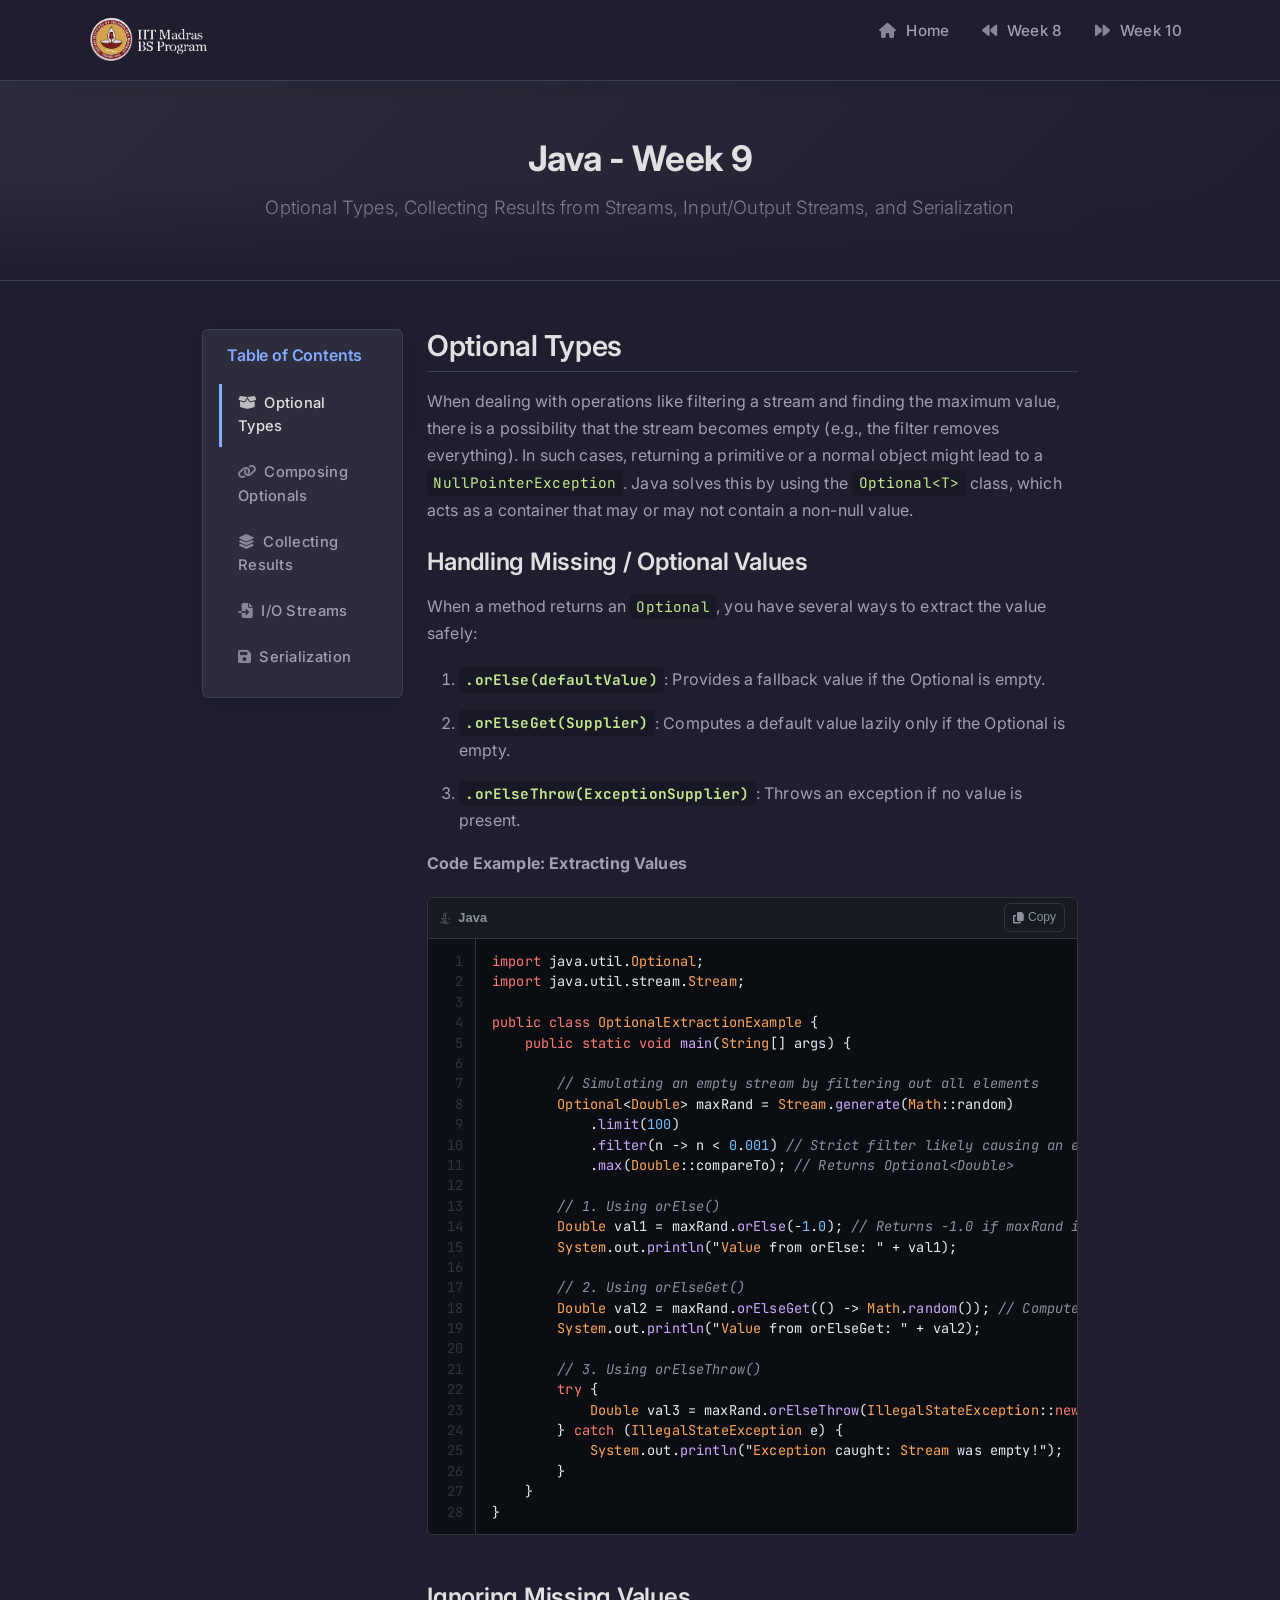
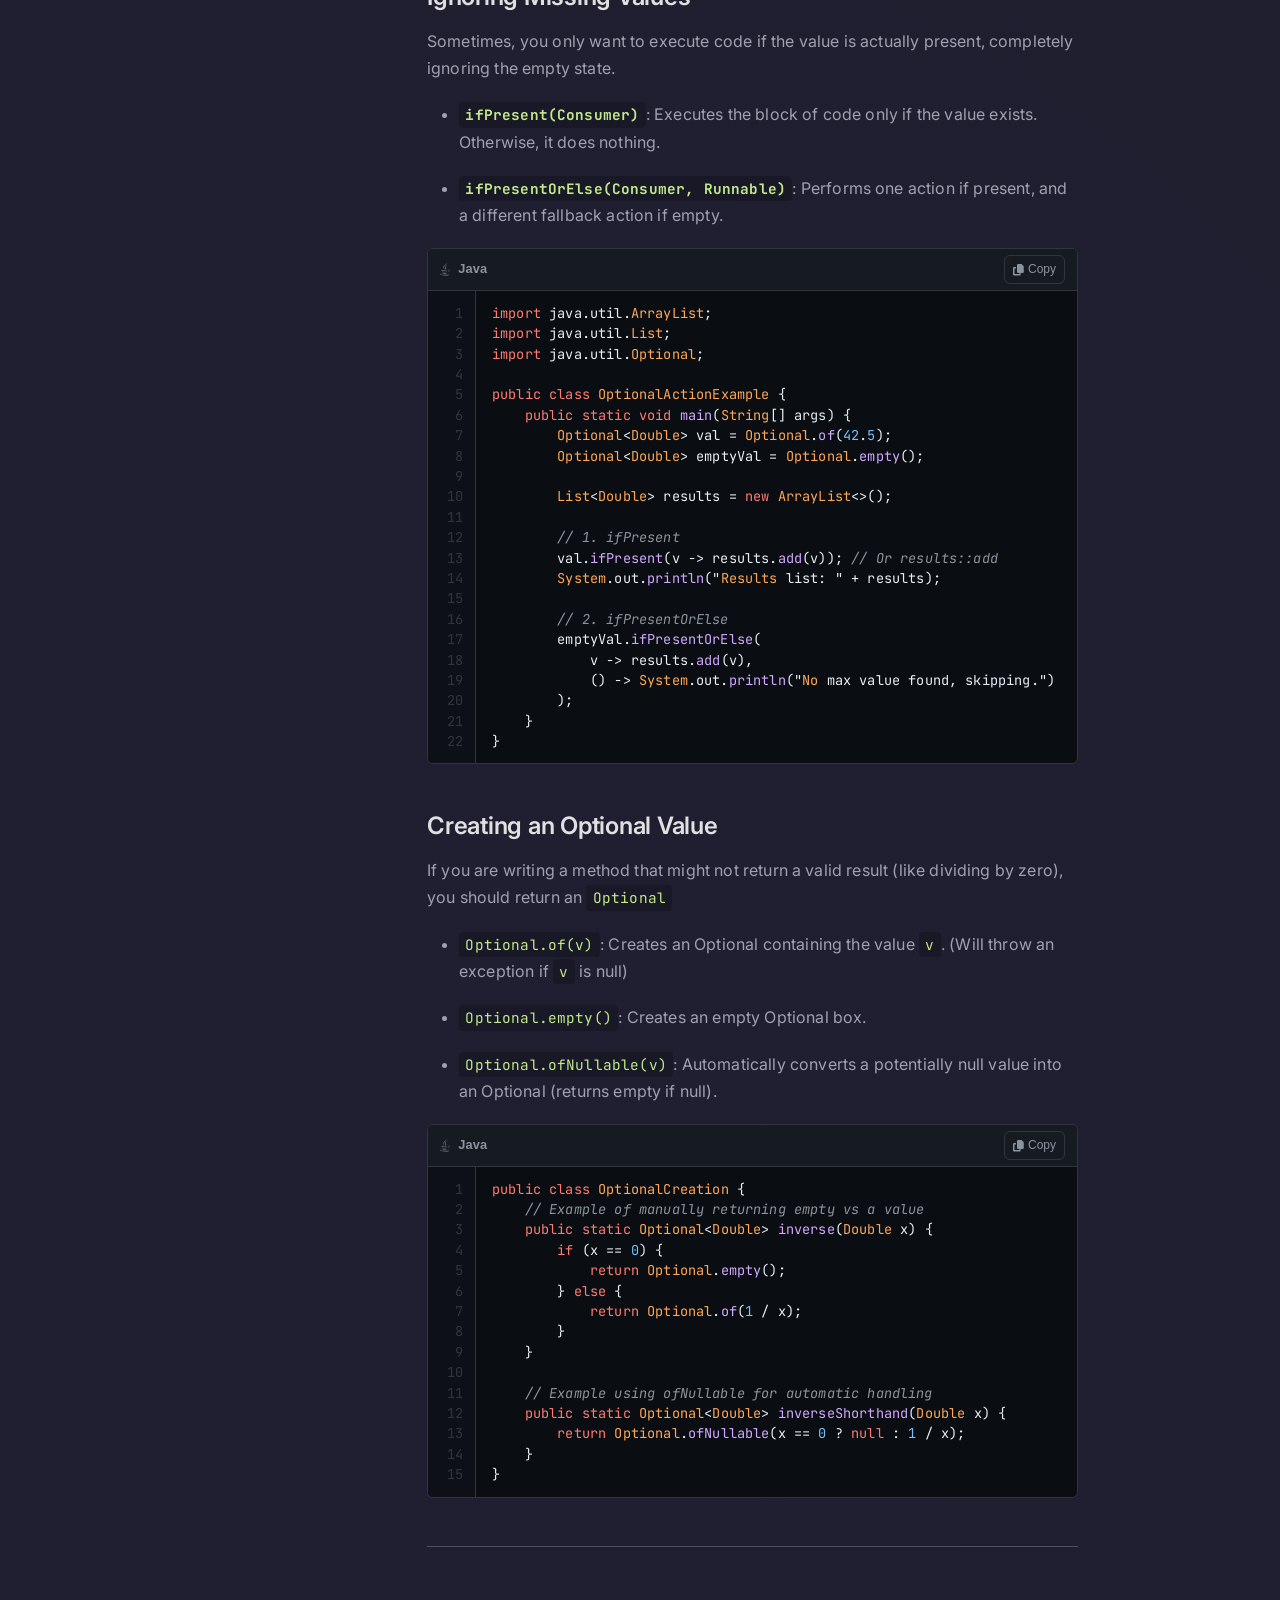
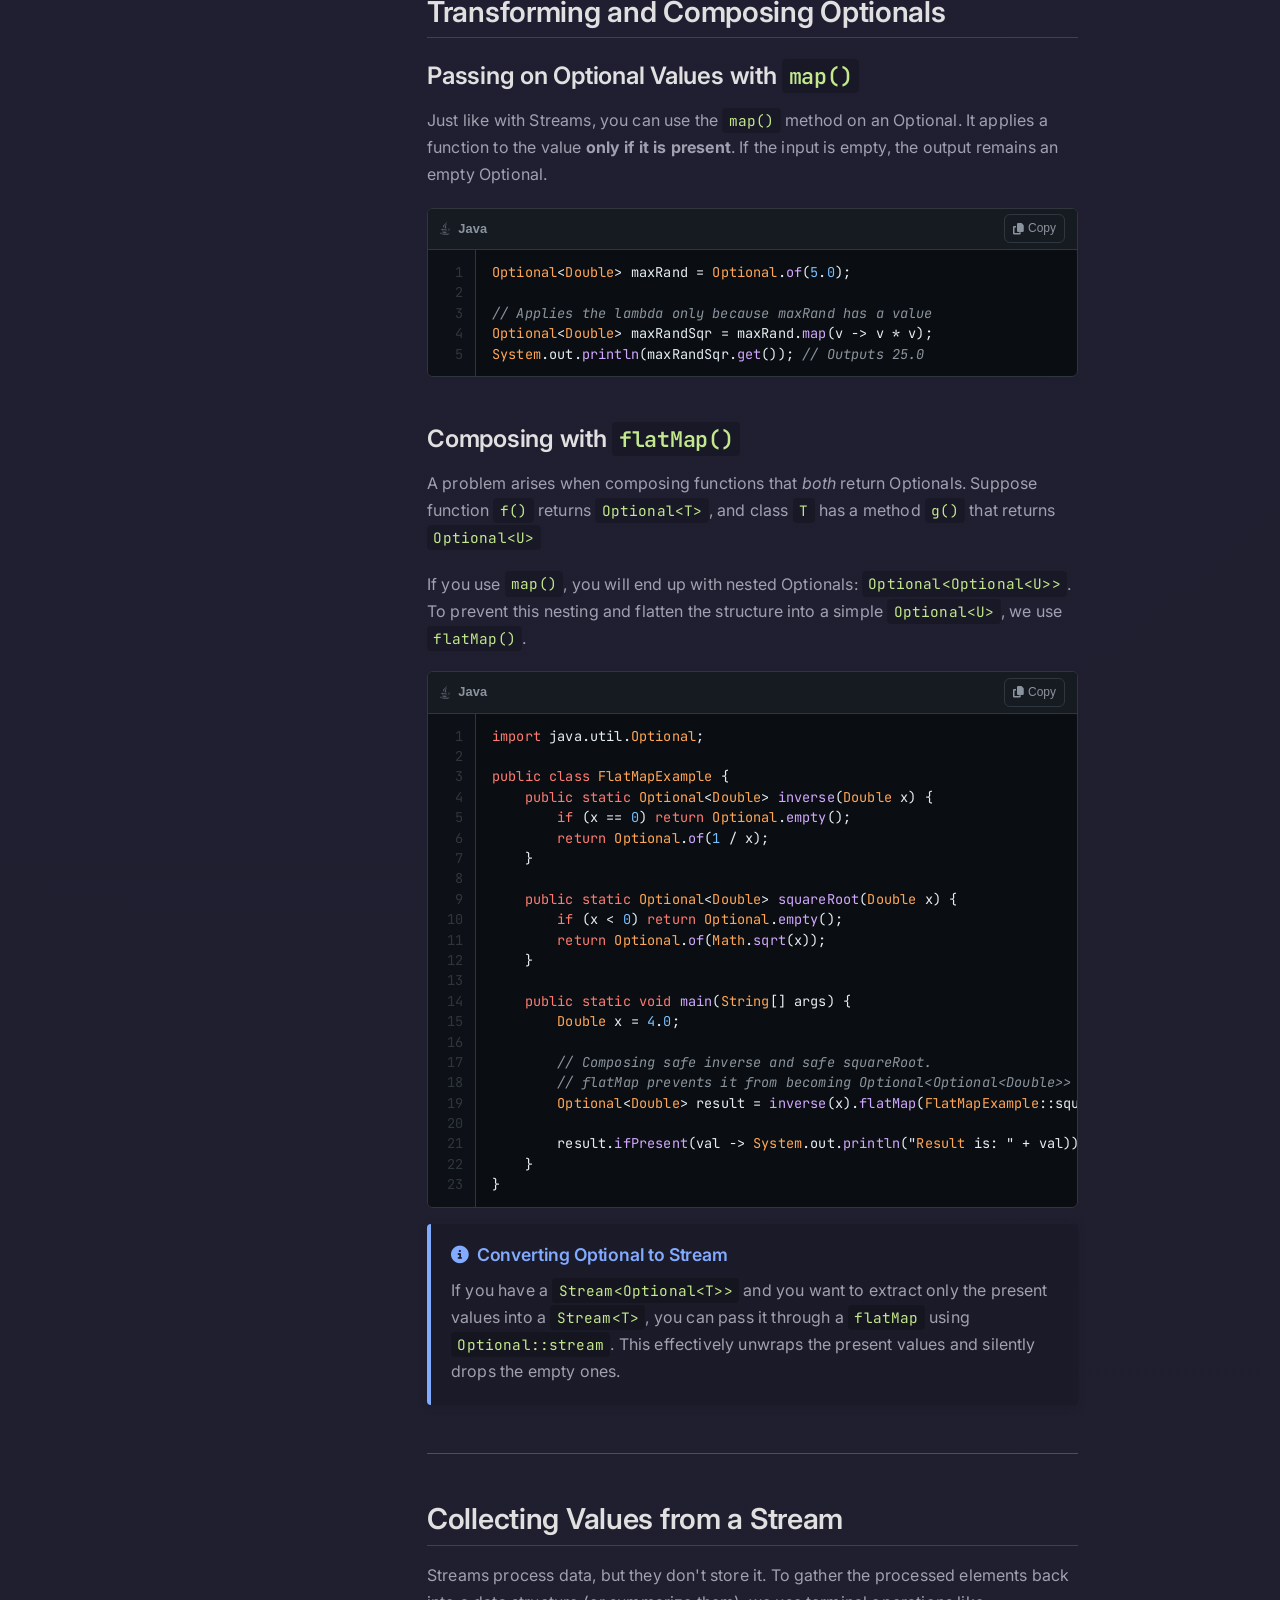
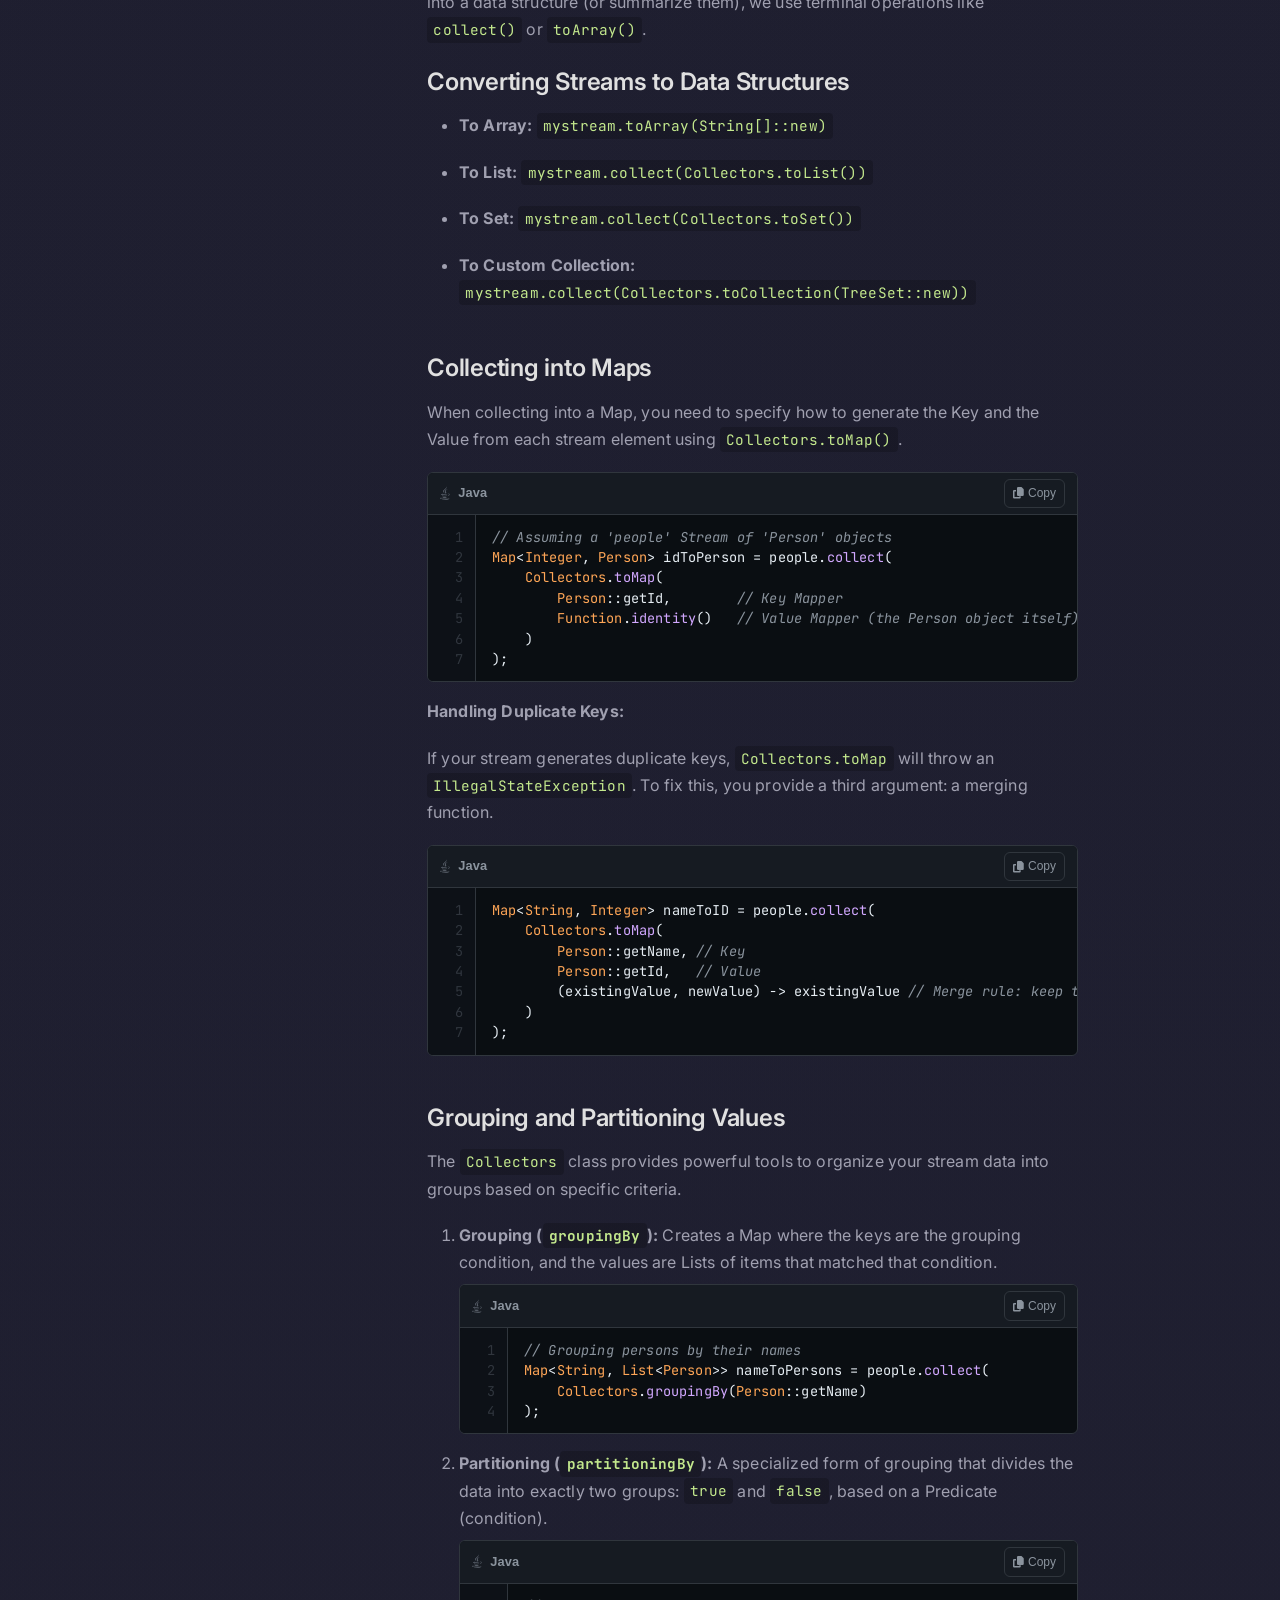
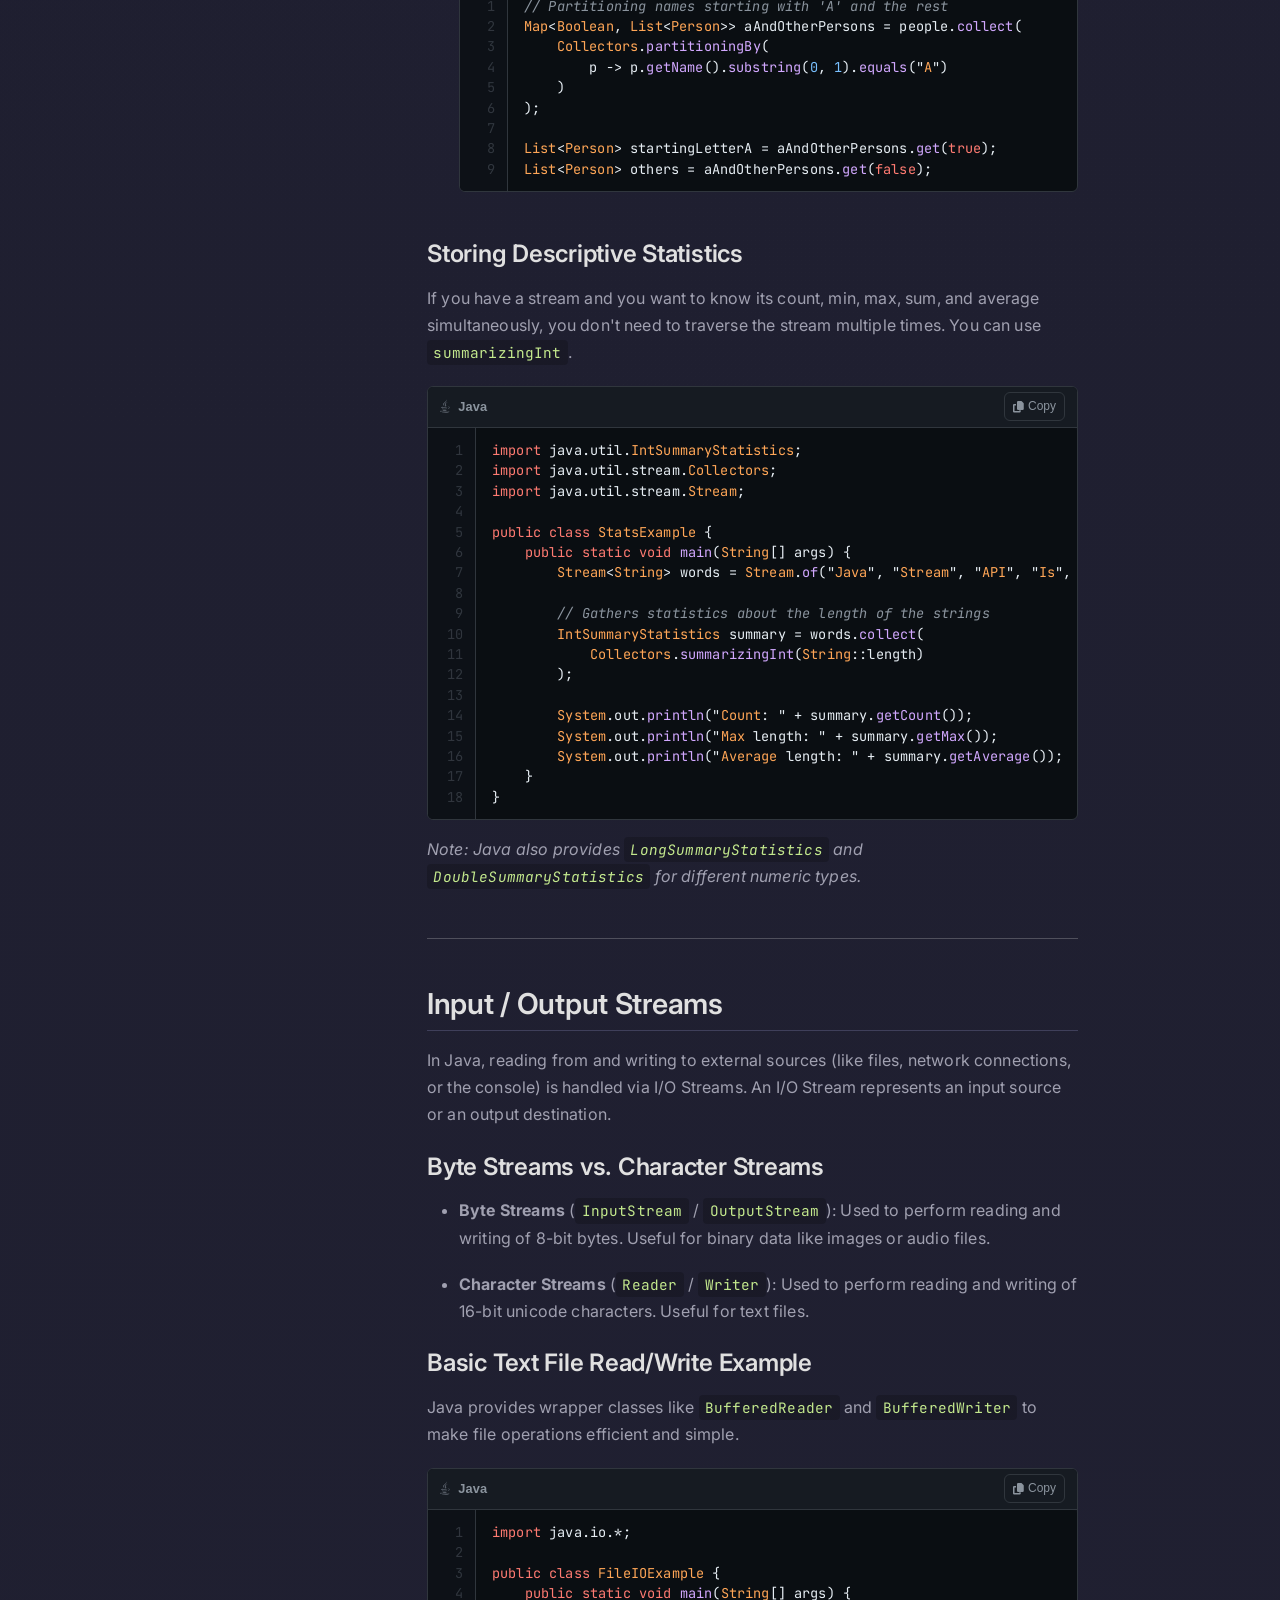
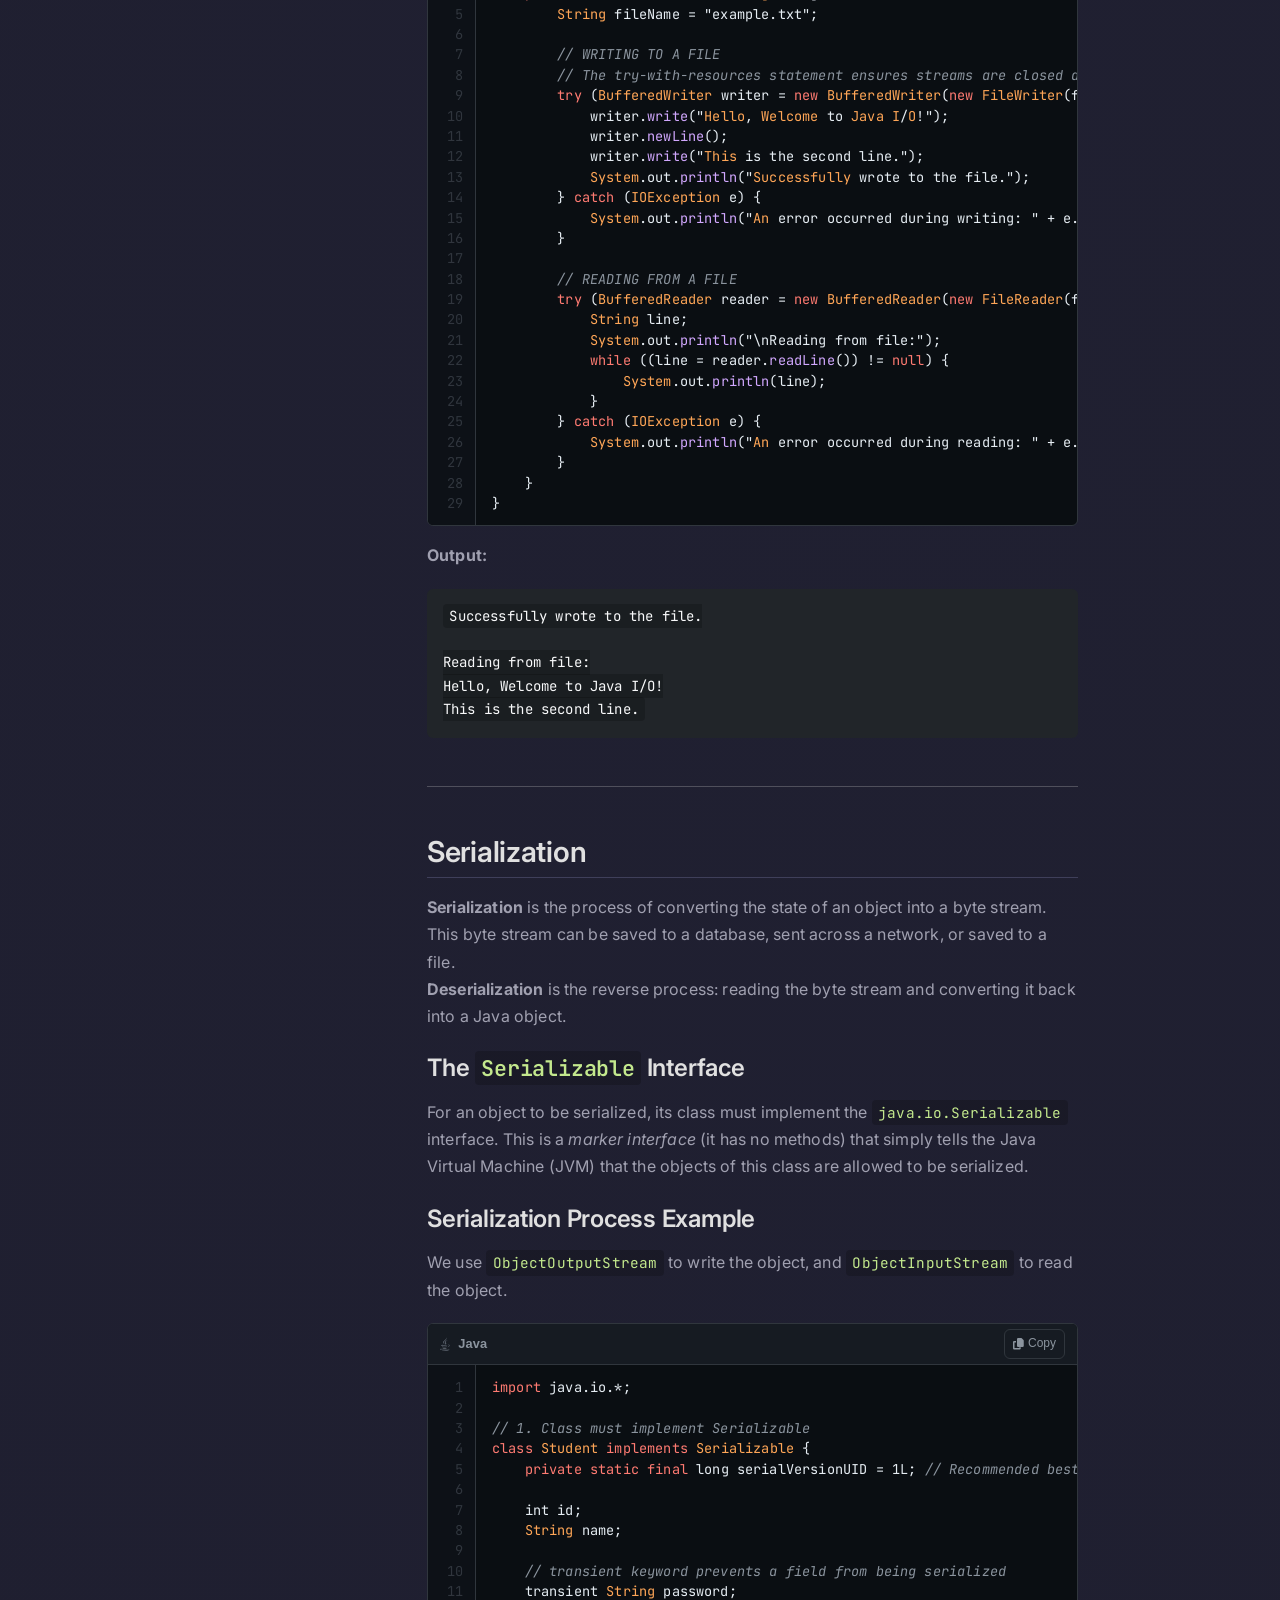
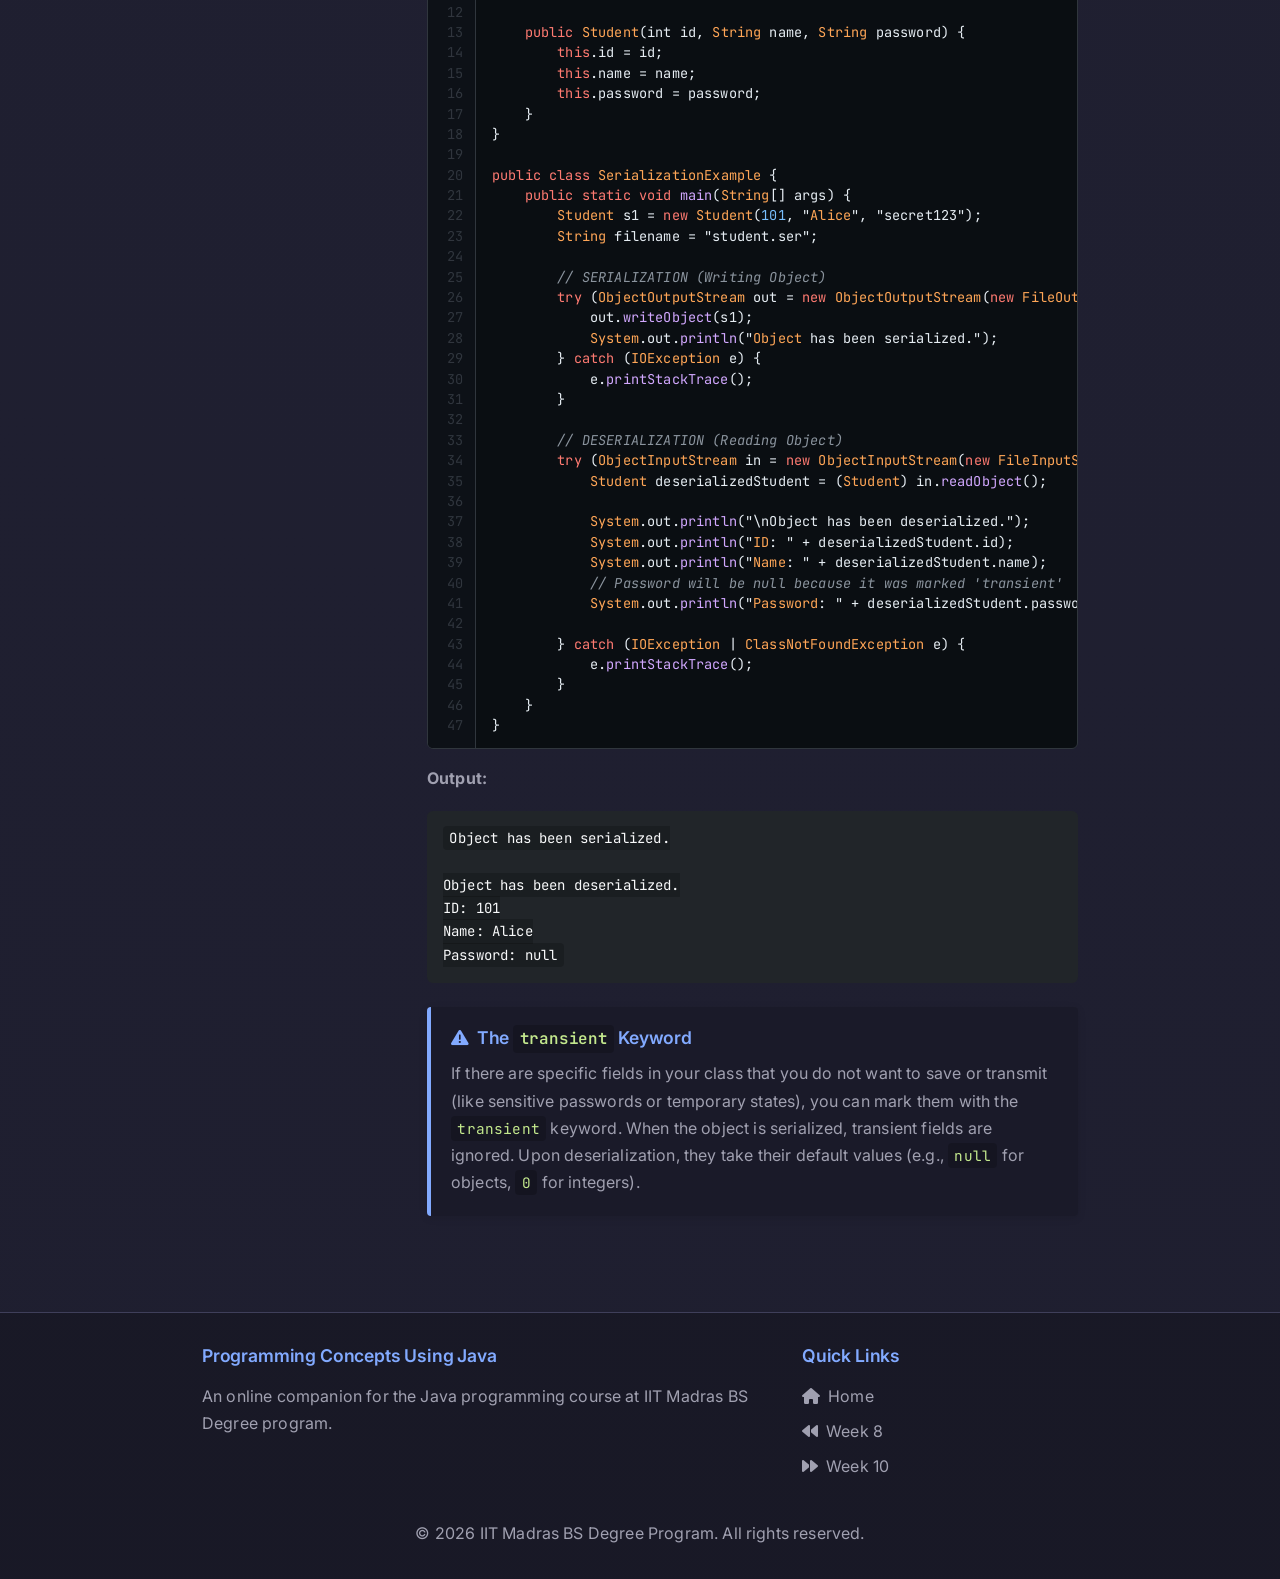
<file: week-9/summary.html>
<!doctype html>
<html lang="en">
  <head>
    <meta charset="UTF-8" />
    <meta name="viewport" content="width=device-width, initial-scale=1.0" />
    <title>Java - Week 9 Summary</title>

    <link
      href="https://fonts.googleapis.com/css2?family=Inter:wght@300;400;500;600;700&family=JetBrains+Mono:wght@400;600&display=swap"
      rel="stylesheet"
    />
    <link
      rel="stylesheet"
      href="https://cdnjs.cloudflare.com/ajax/libs/font-awesome/6.5.1/css/all.min.css"
    />

    <link
      href="https://cdn.jsdelivr.net/npm/bootstrap@5.3.2/dist/css/bootstrap.min.css"
      rel="stylesheet"
    />

    <link rel="stylesheet" href="../assets/styles.css" />
  </head>

  <body>
    <nav class="navbar navbar-expand-lg sticky-top">
      <div class="container">
        <a class="navbar-brand" href="../index.html">
          <img src="../assets/logo.png" alt="Java IIT MBS Logo" />
        </a>
        <button
          class="navbar-toggler"
          type="button"
          data-bs-toggle="collapse"
          data-bs-target="#navbarNav"
        >
          <span class="navbar-toggler-icon"></span>
        </button>
        <div class="collapse navbar-collapse" id="navbarNav">
          <ul class="navbar-nav ms-auto">
            <li class="nav-item">
              <a class="nav-link" href="../index.html"
                ><i class="fas fa-home"></i> Home</a
              >
            </li>
            <li class="nav-item">
              <a class="nav-link" href="../week-8/summary.html"
                ><i class="fas fa-backward"></i> Week 8</a
              >
            </li>
            <li class="nav-item">
              <a class="nav-link" href="../week-10/summary.html"
                ><i class="fas fa-forward"></i> Week 10</a
              >
            </li>
          </ul>
        </div>
      </div>
    </nav>

    <section class="hero-section">
      <div class="container content-container">
        <div class="hero-content">
          <div class="hero-text text-center">
            <h1>Java - Week 9</h1>
            <p>
              Optional Types, Collecting Results from Streams, Input/Output
              Streams, and Serialization
            </p>
          </div>
        </div>
      </div>
    </section>

    <div class="container content-container my-5">
      <div class="row">
        <div class="col-lg-3 mb-4">
          <div class="course-nav p-3 rounded">
            <h5 class="mb-3">Table of Contents</h5>
            <div class="nav flex-column">
              <a class="nav-link active" href="#optional-types"
                ><i class="fas fa-box-open me-2"></i>Optional Types</a
              >
              <a class="nav-link" href="#composing-optionals"
                ><i class="fas fa-link me-2"></i>Composing Optionals</a
              >
              <a class="nav-link" href="#collecting-results"
                ><i class="fas fa-layer-group me-2"></i>Collecting Results</a
              >
              <a class="nav-link" href="#io-streams"
                ><i class="fas fa-file-import me-2"></i>I/O Streams</a
              >
              <a class="nav-link" href="#serialization"
                ><i class="fas fa-save me-2"></i>Serialization</a
              >
            </div>
          </div>
        </div>

        <div class="col-lg-9">
          <section id="optional-types" class="mb-5">
            <h2>Optional Types</h2>
            <p>
              When dealing with operations like filtering a stream and finding
              the maximum value, there is a possibility that the stream becomes
              empty (e.g., the filter removes everything). In such cases,
              returning a primitive or a normal object might lead to a
              <code>NullPointerException</code>. Java solves this by using the
              <code>Optional&lt;T&gt;</code> class, which acts as a container
              that may or may not contain a non-null value.
            </p>

            <h3 class="mt-4">Handling Missing / Optional Values</h3>
            <p>
              When a method returns an <code>Optional</code>, you have several
              ways to extract the value safely:
            </p>

            <ol>
              <li class="mb-3">
                <strong><code>.orElse(defaultValue)</code></strong
                >: Provides a fallback value if the Optional is empty.
              </li>
              <li class="mb-3">
                <strong><code>.orElseGet(Supplier)</code></strong
                >: Computes a default value lazily only if the Optional is
                empty.
              </li>
              <li class="mb-3">
                <strong><code>.orElseThrow(ExceptionSupplier)</code></strong
                >: Throws an exception if no value is present.
              </li>
            </ol>

            <p><strong>Code Example: Extracting Values</strong></p>
            <div class="code-block-wrapper">
              <div class="code-header">
                <div class="code-language">
                  <i class="fab fa-java"></i> Java
                </div>
                <button class="copy-button">
                  <i class="fas fa-copy"></i> Copy
                </button>
              </div>
              <pre><code>import java.util.Optional;
import java.util.stream.Stream;

public class OptionalExtractionExample {
    public static void main(String[] args) {
        
        // Simulating an empty stream by filtering out all elements
        Optional&lt;Double&gt; maxRand = Stream.generate(Math::random)
            .limit(100)
            .filter(n -&gt; n &lt; 0.001) // Strict filter likely causing an empty stream
            .max(Double::compareTo); // Returns Optional&lt;Double&gt; 

        // 1. Using orElse()
        Double val1 = maxRand.orElse(-1.0); // Returns -1.0 if maxRand is empty
        System.out.println("Value from orElse: " + val1);

        // 2. Using orElseGet()
        Double val2 = maxRand.orElseGet(() -&gt; Math.random()); // Computes a default value lazily if maxRand is empty
        System.out.println("Value from orElseGet: " + val2);

        // 3. Using orElseThrow()
        try {
            Double val3 = maxRand.orElseThrow(IllegalStateException::new); // Throws an exception if maxRand is empty
        } catch (IllegalStateException e) {
            System.out.println("Exception caught: Stream was empty!");
        }
    }
}</code></pre>
            </div>

            <h3 class="mt-5">Ignoring Missing Values</h3>
            <p>
              Sometimes, you only want to execute code if the value is actually
              present, completely ignoring the empty state.
            </p>

            <ul>
              <li>
                <strong><code>ifPresent(Consumer)</code></strong
                >: Executes the block of code only if the value exists.
                Otherwise, it does nothing.
              </li>
              <li>
                <strong><code>ifPresentOrElse(Consumer, Runnable)</code></strong
                >: Performs one action if present, and a different fallback
                action if empty.
              </li>
            </ul>

            <div class="code-block-wrapper">
              <div class="code-header">
                <div class="code-language">
                  <i class="fab fa-java"></i> Java
                </div>
                <button class="copy-button">
                  <i class="fas fa-copy"></i> Copy
                </button>
              </div>
              <pre><code>import java.util.ArrayList;
import java.util.List;
import java.util.Optional;

public class OptionalActionExample {
    public static void main(String[] args) {
        Optional&lt;Double&gt; val = Optional.of(42.5);
        Optional&lt;Double&gt; emptyVal = Optional.empty();
        
        List&lt;Double&gt; results = new ArrayList&lt;&gt;();

        // 1. ifPresent
        val.ifPresent(v -&gt; results.add(v)); // Or results::add
        System.out.println("Results list: " + results);

        // 2. ifPresentOrElse
        emptyVal.ifPresentOrElse(
            v -&gt; results.add(v),
            () -&gt; System.out.println("No max value found, skipping.")
        );
    }
}</code></pre>
            </div>

            <h3 class="mt-5">Creating an Optional Value</h3>
            <p>
              If you are writing a method that might not return a valid result
              (like dividing by zero), you should return an
              <code>Optional</code>
            </p>
            <ul>
              <li>
                <code>Optional.of(v)</code>: Creates an Optional containing the
                value <code>v</code>. (Will throw an exception if
                <code>v</code> is null)
              </li>
              <li>
                <code>Optional.empty()</code>: Creates an empty Optional box.
              </li>
              <li>
                <code>Optional.ofNullable(v)</code>: Automatically converts a
                potentially null value into an Optional (returns empty if null).
              </li>
            </ul>

            <div class="code-block-wrapper">
              <div class="code-header">
                <div class="code-language">
                  <i class="fab fa-java"></i> Java
                </div>
                <button class="copy-button">
                  <i class="fas fa-copy"></i> Copy
                </button>
              </div>
              <pre><code>public class OptionalCreation {
    // Example of manually returning empty vs a value
    public static Optional&lt;Double&gt; inverse(Double x) {
        if (x == 0) {
            return Optional.empty(); 
        } else {
            return Optional.of(1 / x);
        }
    }
    
    // Example using ofNullable for automatic handling
    public static Optional&lt;Double&gt; inverseShorthand(Double x) {
        return Optional.ofNullable(x == 0 ? null : 1 / x);
    }
}</code></pre>
            </div>
          </section>

          <hr class="my-5 border-color" />

          <section id="composing-optionals" class="mb-5">
            <h2>Transforming and Composing Optionals</h2>

            <h3 class="mt-4">
              Passing on Optional Values with <code>map()</code>
            </h3>
            <p>
              Just like with Streams, you can use the <code>map()</code> method
              on an Optional. It applies a function to the value
              <strong>only if it is present</strong>. If the input is empty, the
              output remains an empty Optional.
            </p>

            <div class="code-block-wrapper">
              <div class="code-header">
                <div class="code-language">
                  <i class="fab fa-java"></i> Java
                </div>
                <button class="copy-button">
                  <i class="fas fa-copy"></i> Copy
                </button>
              </div>
              <pre><code>Optional&lt;Double&gt; maxRand = Optional.of(5.0);

// Applies the lambda only because maxRand has a value
Optional&lt;Double&gt; maxRandSqr = maxRand.map(v -&gt; v * v);
System.out.println(maxRandSqr.get()); // Outputs 25.0</code></pre>
            </div>

            <h3 class="mt-5">Composing with <code>flatMap()</code></h3>
            <p>
              A problem arises when composing functions that
              <em>both</em> return Optionals. Suppose function
              <code>f()</code> returns <code>Optional&lt;T&gt;</code>, and class
              <code>T</code> has a method <code>g()</code> that returns
              <code>Optional&lt;U&gt;</code>
            </p>
            <p>
              If you use <code>map()</code>, you will end up with nested
              Optionals: <code>Optional&lt;Optional&lt;U&gt;&gt;</code>. To
              prevent this nesting and flatten the structure into a simple
              <code>Optional&lt;U&gt;</code>, we use <code>flatMap()</code>.
            </p>

            <div class="code-block-wrapper">
              <div class="code-header">
                <div class="code-language">
                  <i class="fab fa-java"></i> Java
                </div>
                <button class="copy-button">
                  <i class="fas fa-copy"></i> Copy
                </button>
              </div>
              <pre><code>import java.util.Optional;

public class FlatMapExample {
    public static Optional&lt;Double&gt; inverse(Double x) {
        if (x == 0) return Optional.empty();
        return Optional.of(1 / x);
    }

    public static Optional&lt;Double&gt; squareRoot(Double x) { 
        if (x &lt; 0) return Optional.empty();
        return Optional.of(Math.sqrt(x));
    }

    public static void main(String[] args) {
        Double x = 4.0;
        
        // Composing safe inverse and safe squareRoot. 
        // flatMap prevents it from becoming Optional&lt;Optional&lt;Double&gt;&gt;
        Optional&lt;Double&gt; result = inverse(x).flatMap(FlatMapExample::squareRoot);
        
        result.ifPresent(val -&gt; System.out.println("Result is: " + val)); // Outputs 0.5
    }
}</code></pre>
            </div>

            <div class="note-box mt-3">
              <h5>
                <i class="fas fa-info-circle me-2"></i>Converting Optional to
                Stream
              </h5>
              <p class="mb-0">
                If you have a <code>Stream&lt;Optional&lt;T&gt;&gt;</code> and
                you want to extract only the present values into a
                <code>Stream&lt;T&gt;</code>, you can pass it through a
                <code>flatMap</code> using <code>Optional::stream</code>. This
                effectively unwraps the present values and silently drops the
                empty ones.
              </p>
            </div>
          </section>

          <hr class="my-5 border-color" />

          <section id="collecting-results" class="mb-5">
            <h2>Collecting Values from a Stream</h2>
            <p>
              Streams process data, but they don't store it. To gather the
              processed elements back into a data structure (or summarize them),
              we use terminal operations like <code>collect()</code> or
              <code>toArray()</code>.
            </p>

            <h3 class="mt-4">Converting Streams to Data Structures</h3>
            <ul>
              <li>
                <strong>To Array:</strong>
                <code>mystream.toArray(String[]::new)</code>
              </li>
              <li>
                <strong>To List:</strong>
                <code>mystream.collect(Collectors.toList())</code>
              </li>
              <li>
                <strong>To Set:</strong>
                <code>mystream.collect(Collectors.toSet())</code>
              </li>
              <li>
                <strong>To Custom Collection:</strong>
                <code
                  >mystream.collect(Collectors.toCollection(TreeSet::new))</code
                >
              </li>
            </ul>

            <h3 class="mt-5">Collecting into Maps</h3>
            <p>
              When collecting into a Map, you need to specify how to generate
              the Key and the Value from each stream element using
              <code>Collectors.toMap()</code>.
            </p>

            <div class="code-block-wrapper">
              <div class="code-header">
                <div class="code-language">
                  <i class="fab fa-java"></i> Java
                </div>
                <button class="copy-button">
                  <i class="fas fa-copy"></i> Copy
                </button>
              </div>
              <pre><code>// Assuming a 'people' Stream of 'Person' objects
Map&lt;Integer, Person&gt; idToPerson = people.collect(
    Collectors.toMap(
        Person::getId,        // Key Mapper
        Function.identity()   // Value Mapper (the Person object itself)
    )
);</code></pre>
            </div>

            <p class="mt-3"><strong>Handling Duplicate Keys:</strong></p>
            <p>
              If your stream generates duplicate keys,
              <code>Collectors.toMap</code> will throw an
              <code>IllegalStateException</code>. To fix this, you provide a
              third argument: a merging function.
            </p>

            <div class="code-block-wrapper">
              <div class="code-header">
                <div class="code-language">
                  <i class="fab fa-java"></i> Java
                </div>
                <button class="copy-button">
                  <i class="fas fa-copy"></i> Copy
                </button>
              </div>
              <pre><code>Map&lt;String, Integer&gt; nameToID = people.collect(
    Collectors.toMap(
        Person::getName, // Key
        Person::getId,   // Value
        (existingValue, newValue) -&gt; existingValue // Merge rule: keep the existing one
    )
); </code></pre>
            </div>

            <h3 class="mt-5">Grouping and Partitioning Values</h3>
            <p>
              The <code>Collectors</code> class provides powerful tools to
              organize your stream data into groups based on specific criteria.
            </p>

            <ol>
              <li class="mb-3">
                <strong>Grouping (<code>groupingBy</code>):</strong> Creates a
                Map where the keys are the grouping condition, and the values
                are Lists of items that matched that condition.
                <div class="code-block-wrapper mt-2">
                  <div class="code-header">
                    <div class="code-language">
                      <i class="fab fa-java"></i> Java
                    </div>
                    <button class="copy-button">
                      <i class="fas fa-copy"></i> Copy
                    </button>
                  </div>
                  <pre><code>// Grouping persons by their names
Map&lt;String, List&lt;Person&gt;&gt; nameToPersons = people.collect(
    Collectors.groupingBy(Person::getName)
);</code></pre>
                </div>
              </li>
              <li>
                <strong>Partitioning (<code>partitioningBy</code>):</strong> A
                specialized form of grouping that divides the data into exactly
                two groups: <code>true</code> and <code>false</code>, based on a
                Predicate (condition).
                <div class="code-block-wrapper mt-2">
                  <div class="code-header">
                    <div class="code-language">
                      <i class="fab fa-java"></i> Java
                    </div>
                    <button class="copy-button">
                      <i class="fas fa-copy"></i> Copy
                    </button>
                  </div>
                  <pre><code>// Partitioning names starting with 'A' and the rest
Map&lt;Boolean, List&lt;Person&gt;&gt; aAndOtherPersons = people.collect(
    Collectors.partitioningBy(
        p -&gt; p.getName().substring(0, 1).equals("A")
    )
);

List&lt;Person&gt; startingLetterA = aAndOtherPersons.get(true);
List&lt;Person&gt; others = aAndOtherPersons.get(false);</code></pre>
                </div>
              </li>
            </ol>

            <h3 class="mt-5">Storing Descriptive Statistics</h3>
            <p>
              If you have a stream and you want to know its count, min, max,
              sum, and average simultaneously, you don't need to traverse the
              stream multiple times. You can use
              <code>summarizingInt</code>.
            </p>

            <div class="code-block-wrapper">
              <div class="code-header">
                <div class="code-language">
                  <i class="fab fa-java"></i> Java
                </div>
                <button class="copy-button">
                  <i class="fas fa-copy"></i> Copy
                </button>
              </div>
              <pre><code>import java.util.IntSummaryStatistics;
import java.util.stream.Collectors;
import java.util.stream.Stream;

public class StatsExample {
    public static void main(String[] args) {
        Stream&lt;String&gt; words = Stream.of("Java", "Stream", "API", "Is", "Great");

        // Gathers statistics about the length of the strings
        IntSummaryStatistics summary = words.collect(
            Collectors.summarizingInt(String::length)
        );

        System.out.println("Count: " + summary.getCount());
        System.out.println("Max length: " + summary.getMax());
        System.out.println("Average length: " + summary.getAverage());
    }
}</code></pre>
            </div>

            <p>
              <em
                >Note: Java also provides <code>LongSummaryStatistics</code> and
                <code>DoubleSummaryStatistics</code> for different numeric
                types.</em
              >
            </p>
          </section>

          <hr class="my-5 border-color" />

          <section id="io-streams" class="mb-5">
            <h2>Input / Output Streams</h2>
            <p>
              In Java, reading from and writing to external sources (like files,
              network connections, or the console) is handled via I/O Streams.
              An I/O Stream represents an input source or an output destination.
            </p>

            <h3 class="mt-4">Byte Streams vs. Character Streams</h3>
            <ul>
              <li>
                <strong>Byte Streams</strong> (<code>InputStream</code> /
                <code>OutputStream</code>): Used to perform reading and writing
                of 8-bit bytes. Useful for binary data like images or audio
                files.
              </li>
              <li>
                <strong>Character Streams</strong> (<code>Reader</code> /
                <code>Writer</code>): Used to perform reading and writing of
                16-bit unicode characters. Useful for text files.
              </li>
            </ul>

            <h3 class="mt-4">Basic Text File Read/Write Example</h3>
            <p>
              Java provides wrapper classes like <code>BufferedReader</code> and
              <code>BufferedWriter</code> to make file operations efficient and
              simple.
            </p>

            <div class="code-block-wrapper">
              <div class="code-header">
                <div class="code-language">
                  <i class="fab fa-java"></i> Java
                </div>
                <button class="copy-button">
                  <i class="fas fa-copy"></i> Copy
                </button>
              </div>
              <pre><code>import java.io.*;

public class FileIOExample {
    public static void main(String[] args) {
        String fileName = "example.txt";

        // WRITING TO A FILE
        // The try-with-resources statement ensures streams are closed automatically
        try (BufferedWriter writer = new BufferedWriter(new FileWriter(fileName))) {
            writer.write("Hello, Welcome to Java I/O!");
            writer.newLine();
            writer.write("This is the second line.");
            System.out.println("Successfully wrote to the file.");
        } catch (IOException e) {
            System.out.println("An error occurred during writing: " + e.getMessage());
        }

        // READING FROM A FILE
        try (BufferedReader reader = new BufferedReader(new FileReader(fileName))) {
            String line;
            System.out.println("\nReading from file:");
            while ((line = reader.readLine()) != null) {
                System.out.println(line);
            }
        } catch (IOException e) {
            System.out.println("An error occurred during reading: " + e.getMessage());
        }
    }
}</code></pre>
            </div>

            <p><strong>Output:</strong></p>
            <pre
              class="bg-dark text-light p-3 rounded"
            ><code>Successfully wrote to the file.

Reading from file:
Hello, Welcome to Java I/O!
This is the second line.</code></pre>
          </section>

          <hr class="my-5 border-color" />

          <section id="serialization" class="mb-5">
            <h2>Serialization</h2>
            <p>
              <strong>Serialization</strong> is the process of converting the
              state of an object into a byte stream. This byte stream can be
              saved to a database, sent across a network, or saved to a file.<br />
              <strong>Deserialization</strong> is the reverse process: reading
              the byte stream and converting it back into a Java object.
            </p>

            <h3 class="mt-4">The <code>Serializable</code> Interface</h3>
            <p>
              For an object to be serialized, its class must implement the
              <code>java.io.Serializable</code> interface. This is a
              <em>marker interface</em> (it has no methods) that simply tells
              the Java Virtual Machine (JVM) that the objects of this class are
              allowed to be serialized.
            </p>

            <h3 class="mt-4">Serialization Process Example</h3>
            <p>
              We use <code>ObjectOutputStream</code> to write the object, and
              <code>ObjectInputStream</code> to read the object.
            </p>

            <div class="code-block-wrapper">
              <div class="code-header">
                <div class="code-language">
                  <i class="fab fa-java"></i> Java
                </div>
                <button class="copy-button">
                  <i class="fas fa-copy"></i> Copy
                </button>
              </div>
              <pre><code>import java.io.*;

// 1. Class must implement Serializable
class Student implements Serializable {
    private static final long serialVersionUID = 1L; // Recommended best practice
    
    int id;
    String name;
    
    // transient keyword prevents a field from being serialized
    transient String password; 

    public Student(int id, String name, String password) {
        this.id = id;
        this.name = name;
        this.password = password;
    }
}

public class SerializationExample {
    public static void main(String[] args) {
        Student s1 = new Student(101, "Alice", "secret123");
        String filename = "student.ser";

        // SERIALIZATION (Writing Object)
        try (ObjectOutputStream out = new ObjectOutputStream(new FileOutputStream(filename))) {
            out.writeObject(s1);
            System.out.println("Object has been serialized.");
        } catch (IOException e) {
            e.printStackTrace();
        }

        // DESERIALIZATION (Reading Object)
        try (ObjectInputStream in = new ObjectInputStream(new FileInputStream(filename))) {
            Student deserializedStudent = (Student) in.readObject();
            
            System.out.println("\nObject has been deserialized.");
            System.out.println("ID: " + deserializedStudent.id);
            System.out.println("Name: " + deserializedStudent.name);
            // Password will be null because it was marked 'transient'
            System.out.println("Password: " + deserializedStudent.password); 
            
        } catch (IOException | ClassNotFoundException e) {
            e.printStackTrace();
        }
    }
}</code></pre>
            </div>

            <p><strong>Output:</strong></p>
            <pre
              class="bg-dark text-light p-3 rounded"
            ><code>Object has been serialized.

Object has been deserialized.
ID: 101
Name: Alice
Password: null</code></pre>

            <div class="note-box mt-4">
              <h5>
                <i class="fas fa-exclamation-triangle me-2"></i>The
                <code>transient</code> Keyword
              </h5>
              <p class="mb-0">
                If there are specific fields in your class that you do not want
                to save or transmit (like sensitive passwords or temporary
                states), you can mark them with the
                <code>transient</code> keyword. When the object is serialized,
                transient fields are ignored. Upon deserialization, they take
                their default values (e.g., <code>null</code> for objects,
                <code>0</code> for integers).
              </p>
            </div>
          </section>
        </div>
      </div>
    </div>

    <footer>
      <div class="container content-container">
        <div class="row">
          <div class="col-lg-8 mb-4">
            <h5>Programming Concepts Using Java</h5>
            <p>
              An online companion for the Java programming course at IIT Madras
              BS Degree program.
            </p>
          </div>
          <div class="col-lg-4 mb-4">
            <h5>Quick Links</h5>
            <ul class="list-unstyled">
              <li>
                <a href="../index.html"><i class="fas fa-home me-2"></i>Home</a>
              </li>
              <li>
                <a href="../week-8/summary.html"
                  ><i class="fas fa-backward me-2"></i>Week 8</a
                >
              </li>
              <li>
                <a href="../week-10/summary.html"
                  ><i class="fas fa-forward me-2"></i>Week 10</a
                >
              </li>
            </ul>
          </div>
        </div>
        <div class="text-center">
          <p class="mb-0">
            &copy; 2026 IIT Madras BS Degree Program. All rights reserved.
          </p>
        </div>
      </div>
    </footer>

    <script src="https://cdn.jsdelivr.net/npm/bootstrap@5.3.2/dist/js/bootstrap.bundle.min.js"></script>
    <script src="../assets/js/codeblocks.js"></script>
  </body>
</html>
</file>
<file: assets/styles.css>
/* Dark GitHub Pages Theme for Java Companion */

:root {
  /* Color Palette */
  --background: #1e1e2f;
  --background-lighter: #252539;
  --surface: #2c2c3c;
  --surface-lighter: #323246;
  --primary-text: #e0e0e0;
  --secondary-text: #a0a0b0;
  --accent-primary: #82aaff;
  --accent-secondary: #ffb454;
  --accent-tertiary: #c3e88d;
  --code-green: #c3e88d;
  --code-salmon: #f78c6c;
  --code-aqua: #89ddff;
  --code-purple: #c792ea;
  --code-yellow: #ffcb6b;
  --code-blue: #82aaff;
  --code-red: #ff5370;
  --hover-color: #3c3c56;
  --border-color: #3f3f5a;
}

/* Base Styles */
body {
  font-family:
    "Inter",
    -apple-system,
    BlinkMacSystemFont,
    "Segoe UI",
    Roboto,
    sans-serif;
  color: var(--primary-text);
  background-color: var(--background);
  background-image:
    radial-gradient(
      circle at 25% 25%,
      rgba(45, 45, 70, 0.05) 0%,
      transparent 50%
    ),
    radial-gradient(
      circle at 75% 75%,
      rgba(65, 65, 90, 0.05) 0%,
      transparent 50%
    );
  line-height: 1.6;
  transition: background-color 0.3s;
  letter-spacing: 0.01em;
}

h1,
h2,
h3,
h4,
h5,
h6 {
  color: var(--primary-text);
  font-weight: 600;
  margin-bottom: 1rem;
  letter-spacing: -0.01em;
}

h1 {
  font-size: 2.2rem;
  color: var(--accent-primary);
  font-weight: 700;
}

h2 {
  font-size: 1.8rem;
  border-bottom: 1px solid var(--border-color);
  padding-bottom: 0.5rem;
}

h3 {
  font-size: 1.5rem;
}

p,
li {
  color: var(--secondary-text);
  font-size: 1rem;
  line-height: 1.7;
  margin-bottom: 1.2rem;
}

a {
  color: var(--accent-primary);
  text-decoration: none;
  transition: all 0.25s;
  position: relative;
}

a:hover {
  color: var(--accent-secondary);
  text-decoration: none;
}

a.nav-link:after {
  content: "";
  position: absolute;
  bottom: -3px;
  left: 0;
  width: 0;
  height: 2px;
  background-color: var(--accent-primary);
  transition: width 0.25s;
}

a.nav-link:hover:after {
  width: 100%;
}

code {
  font-family: "JetBrains Mono", "Fira Code", "Source Code Pro", monospace;
  background-color: rgba(0, 0, 0, 0.2);
  color: var(--code-green);
  padding: 0.2rem 0.4rem;
  border-radius: 0.25rem;
  font-size: 0.9em;
}

/* Content Container */
.content-container {
  max-width: 900px;
  margin: 0 auto;
}

/* Navigation */
.navbar {
  background-color: var(--background) !important;
  box-shadow: 0 2px 15px rgba(0, 0, 0, 0.1) !important;
  padding: 0.6rem 0;
  transition: all 0.3s;
  border-bottom: 1px solid var(--border-color);
}

.navbar-brand {
  color: var(--primary-text) !important;
  font-weight: 500;
  display: flex;
  align-items: center;
  gap: 0.75rem;
}

.navbar-brand img {
  max-height: 48px;
  width: auto;
}

.navbar-brand .brand-text {
  display: flex;
  flex-direction: column;
}

.navbar-brand .brand-name {
  font-weight: 600;
  font-size: 1.1rem;
  line-height: 1.1;
}

.navbar-brand .brand-institute {
  font-size: 0.75rem;
  opacity: 0.8;
  line-height: 1.1;
}

.navbar-toggler {
  border: none;
  padding: 0.25rem;
  background-color: transparent;
  color: var(--secondary-text);
}

.navbar-toggler-icon {
  filter: invert(0.8);
  opacity: 0.8;
  width: 1.2em;
  height: 1.2em;
}

.navbar-nav {
  margin-left: auto;
}

.nav-link {
  color: var(--secondary-text) !important;
  transition: all 0.25s;
  padding: 0.5rem 1rem !important;
  font-size: 0.95rem;
  font-weight: 500;
  letter-spacing: 0.02em;
}

.nav-link:hover,
.nav-link.active {
  color: var(--accent-primary) !important;
  background-color: transparent !important;
}

.nav-link i {
  opacity: 0.8;
  margin-right: 0.35rem;
}

/* Hero Section */
.hero-section {
  background: linear-gradient(
    135deg,
    var(--surface) 0%,
    var(--background) 100%
  );
  color: var(--primary-text);
  padding: 3.5rem 0;
  margin-bottom: 2rem;
  border-bottom: 1px solid var(--border-color);
  position: relative;
  display: flex;
  align-items: center;
  justify-content: center;
  text-align: center;
}

.hero-section::after {
  content: "";
  position: absolute;
  bottom: 0;
  left: 0;
  width: 100%;
  height: 100px;
  background: linear-gradient(to top, var(--background), transparent);
  pointer-events: none;
}

.hero-content {
  display: flex;
  align-items: center;
  justify-content: center;
  gap: 2rem;
}

.java-logo {
  width: 140px;
  height: 140px;
  object-fit: contain;
  margin-right: 0.5rem;
}

.hero-text {
  text-align: left;
}

.hero-section h1 {
  font-weight: 700;
  margin-bottom: 0.8rem;
  color: var(--primary-text);
}

.hero-section p {
  font-weight: 300;
  font-size: 1.15rem;
  max-width: 800px;
  margin: 0 auto;
  color: var(--secondary-text);
}

/* Course Cards */
.course-card {
  border-radius: 0.5rem;
  overflow: hidden;
  transition:
    transform 0.3s,
    box-shadow 0.3s;
  height: 100%;
  border: 1px solid var(--border-color);
  background-color: var(--surface);
}

.course-card:hover {
  transform: translateY(-5px);
  box-shadow:
    0 10px 20px rgba(0, 0, 0, 0.15),
    0 0 0 1px var(--accent-primary);
}

.course-card .card-header {
  background: linear-gradient(
    135deg,
    var(--surface) 0%,
    var(--surface-lighter) 100%
  );
  color: var(--primary-text);
  font-weight: 500;
  border-bottom: 1px solid var(--border-color);
  padding: 1rem;
}

.course-card .card-body {
  background-color: var(--surface);
  padding: 1.25rem;
}

.course-card .btn {
  background-color: var(--accent-primary);
  border: none;
  transition: all 0.3s;
  padding: 0.5rem 1.25rem;
  font-weight: 500;
  letter-spacing: 0.02em;
  border-radius: 0.25rem;
}

.course-card .btn:hover {
  background-color: var(--accent-secondary);
  box-shadow: 0 0 15px rgba(130, 170, 255, 0.3);
  transform: translateY(-2px);
}

.week-badge {
  background-color: var(--accent-secondary);
  color: var(--background);
  width: 36px;
  height: 36px;
  display: flex;
  align-items: center;
  justify-content: center;
  border-radius: 50%;
  font-weight: bold;
  font-size: 1rem;
  margin-right: 1rem;
}

.content-icon {
  margin-right: 0.5rem;
  color: var(--accent-primary);
  opacity: 0.9;
  font-size: 0.9em;
}

/* Note Box */
.note-box {
  background-color: rgba(0, 0, 0, 0.15);
  border-left: 4px solid var(--accent-primary);
  padding: 1.25rem;
  border-radius: 0.25rem;
  margin: 1.5rem 0;
  box-shadow: 0 2px 8px rgba(0, 0, 0, 0.1);
}

.note-box h5 {
  color: var(--accent-primary);
  font-size: 1.1rem;
  margin-bottom: 0.75rem;
}

/* Sidebar Navigation */
.course-nav {
  position: sticky;
  top: 70px;
  background-color: var(--surface);
  border-radius: 0.5rem;
  border: 1px solid var(--border-color);
  overflow: hidden;
  box-shadow: 0 4px 15px rgba(0, 0, 0, 0.1);
}

.course-nav h5 {
  color: var(--accent-primary);
  font-size: 1rem;
  padding: 0 0.5rem;
}

.course-nav .nav-link {
  color: var(--secondary-text) !important;
  border-left: 3px solid transparent;
  padding: 0.5rem 1rem;
  margin: 0.2rem 0;
  transition: all 0.2s;
  font-size: 0.92rem;
}

.course-nav .nav-link:hover,
.course-nav .nav-link.active {
  background-color: var(--hover-color);
  border-left-color: var(--accent-primary);
  color: var(--primary-text) !important;
}

/* Accordion Styles */
.accordion-item {
  background-color: var(--surface);
  border: 1px solid var(--border-color);
  margin-bottom: 0.5rem;
  border-radius: 0.25rem;
  overflow: hidden;
}

.accordion-button {
  background-color: var(--surface);
  color: var(--primary-text);
  font-weight: 500;
  padding: 0.75rem 1rem;
  box-shadow: none;
}

.accordion-button:focus {
  box-shadow: none;
  border-color: var(--border-color);
}

.accordion-button:not(.collapsed) {
  background-color: var(--surface-lighter);
  color: var(--accent-primary);
}

.accordion-button::after {
  filter: invert(0.8);
  opacity: 0.8;
}

.accordion-body {
  background-color: var(--surface-lighter);
  padding: 1.25rem;
}

/* Cards */
.card {
  background-color: var(--surface);
  border: 1px solid var(--border-color);
  border-radius: 0.5rem;
  box-shadow: 0 2px 8px rgba(0, 0, 0, 0.1);
  transition:
    transform 0.3s,
    box-shadow 0.3s;
  overflow: hidden;
}

.card:hover {
  transform: translateY(-3px);
  box-shadow: 0 6px 15px rgba(0, 0, 0, 0.15);
}

.card-title {
  color: var(--accent-primary);
  font-weight: 600;
  font-size: 1.2rem;
  margin-bottom: 0.75rem;
}

.btn-outline-primary {
  color: var(--accent-primary);
  border-color: var(--accent-primary);
  font-weight: 500;
  padding: 0.4rem 1.1rem;
}

.btn-outline-primary:hover {
  background-color: var(--accent-primary);
  color: var(--background);
  box-shadow: 0 0 15px rgba(130, 170, 255, 0.3);
}

.btn-outline-secondary {
  color: var(--secondary-text);
  border-color: var(--border-color);
  background-color: transparent;
}

.btn-outline-secondary:hover {
  background-color: var(--hover-color);
  color: var(--primary-text);
  border-color: var(--border-color);
}

.btn {
  border-radius: 0.25rem;
  transition: all 0.25s;
}

/* Footer */
footer {
  background-color: rgba(0, 0, 0, 0.2);
  color: var(--secondary-text);
  padding: 2rem 0;
  margin-top: 3rem;
  border-top: 1px solid var(--border-color);
  font-size: 0.9rem;
}

footer h5 {
  color: var(--accent-primary);
  font-size: 1.1rem;
  margin-bottom: 1rem;
}

footer a {
  color: var(--secondary-text);
  transition: all 0.2s;
}

footer a:hover {
  color: var(--accent-primary);
}

footer ul li {
  margin-bottom: 0.5rem;
}

/* Responsive Design */
@media (max-width: 768px) {
  .hero-section {
    padding: 2rem 0;
  }

  .course-nav {
    position: static;
    margin-bottom: 1.5rem;
  }

  h1 {
    font-size: 1.8rem;
  }

  h2 {
    font-size: 1.5rem;
  }

  .navbar-brand img {
    max-height: 32px;
  }

  .hero-content {
    flex-direction: column;
    gap: 1rem;
  }

  .hero-text {
    text-align: center;
  }
}

/* Code Block Styling - GitHub Inspired */
.code-block-wrapper {
  position: relative;
  margin: 1rem 0;
  background-color: #0d1117;
  border-radius: 6px;
  border: 1px solid #30363d;
  overflow: hidden;
}

.code-header {
  display: flex;
  justify-content: space-between;
  align-items: center;
  padding: 0.35rem 0.75rem;
  background-color: #161b22;
  border-bottom: 1px solid #30363d;
  font-family: -apple-system, BlinkMacSystemFont, "Segoe UI", sans-serif;
  font-size: 0.8rem;
}

.code-language {
  display: flex;
  align-items: center;
  color: #8b949e;
  font-weight: 600;
}

.code-language i {
  margin-right: 0.5rem;
  color: #6e7681;
}

.copy-button {
  background: transparent;
  border: 1px solid #30363d;
  border-radius: 6px;
  color: #8b949e;
  font-size: 0.75rem;
  padding: 0.25rem 0.5rem;
  cursor: pointer;
  transition: all 0.2s;
  display: flex;
  align-items: center;
}

.copy-button i {
  margin-right: 0.25rem;
}

.copy-button:hover {
  background-color: #30363d;
  color: #c9d1d9;
}

/* Code content styling */
.code-block-wrapper pre {
  margin: 0;
  padding: 0;
  background: transparent;
  font-family:
    ui-monospace, SFMono-Regular, "JetBrains Mono", Consolas, monospace;
  overflow: visible;
}

.code-block-wrapper code {
  display: block;
  color: #e6edf3;
  font-size: 0.85rem;
  line-height: 1.5;
  tab-size: 2;
  overflow-x: auto;
  padding: 0;
}

/* Enhanced code container */
.code-block-wrapper .code-container {
  display: flex;
  width: 100%;
  min-height: 100%;
}

/* Line number styling */
.code-block-wrapper .line-numbers {
  padding: 0.75rem 0;
  background-color: #0d1117;
  color: #484f58;
  text-align: right;
  user-select: none;
  min-width: 3rem;
  border-right: 1px solid #30363d;
  flex-shrink: 0;
}

.code-block-wrapper .line-number {
  padding: 0 0.75rem;
  opacity: 0.6;
  height: 1.5em;
  display: flex;
  align-items: center;
  justify-content: flex-end;
}

/* Code lines styling */
.code-block-wrapper .code-lines {
  flex-grow: 1;
  padding: 0.75rem 0;
  overflow-x: auto;
}

.code-block-wrapper .line-content {
  padding: 0 1rem;
  height: 1.5em;
  white-space: pre;
  display: block;
}

/* Syntax highlighting */
.keyword {
  color: #ff7b72;
}
.string {
  color: #a5d6ff;
}
.number {
  color: #79c0ff;
}
.comment {
  color: #8b949e;
  font-style: italic;
}
.function {
  color: #d2a8ff;
}
.class-name {
  color: #ffa657;
}

/* Copy button states */
.copy-success {
  background-color: rgba(46, 160, 67, 0.15) !important;
  color: #56d364 !important;
  border-color: rgba(46, 160, 67, 0.5) !important;
}

.copy-error {
  background-color: rgba(248, 81, 73, 0.15) !important;
  color: #f85149 !important;
  border-color: rgba(248, 81, 73, 0.5) !important;
}

/* Custom Scrollbar */
::-webkit-scrollbar {
  width: 8px;
  height: 8px;
}

::-webkit-scrollbar-track {
  background: var(--background);
}

::-webkit-scrollbar-thumb {
  background: var(--border-color);
  border-radius: 4px;
}

::-webkit-scrollbar-thumb:hover {
  background: var(--accent-primary);
}

/* Inputs */
.form-control {
  background-color: var(--surface-lighter);
  border: 1px solid var(--border-color);
  color: var(--primary-text);
  padding: 0.5rem 0.75rem;
  font-size: 0.95rem;
}

.form-control:focus {
  background-color: var(--surface-lighter);
  border-color: var(--accent-primary);
  color: var(--primary-text);
  box-shadow: 0 0 0 0.2rem rgba(130, 170, 255, 0.25);
}
</file>
